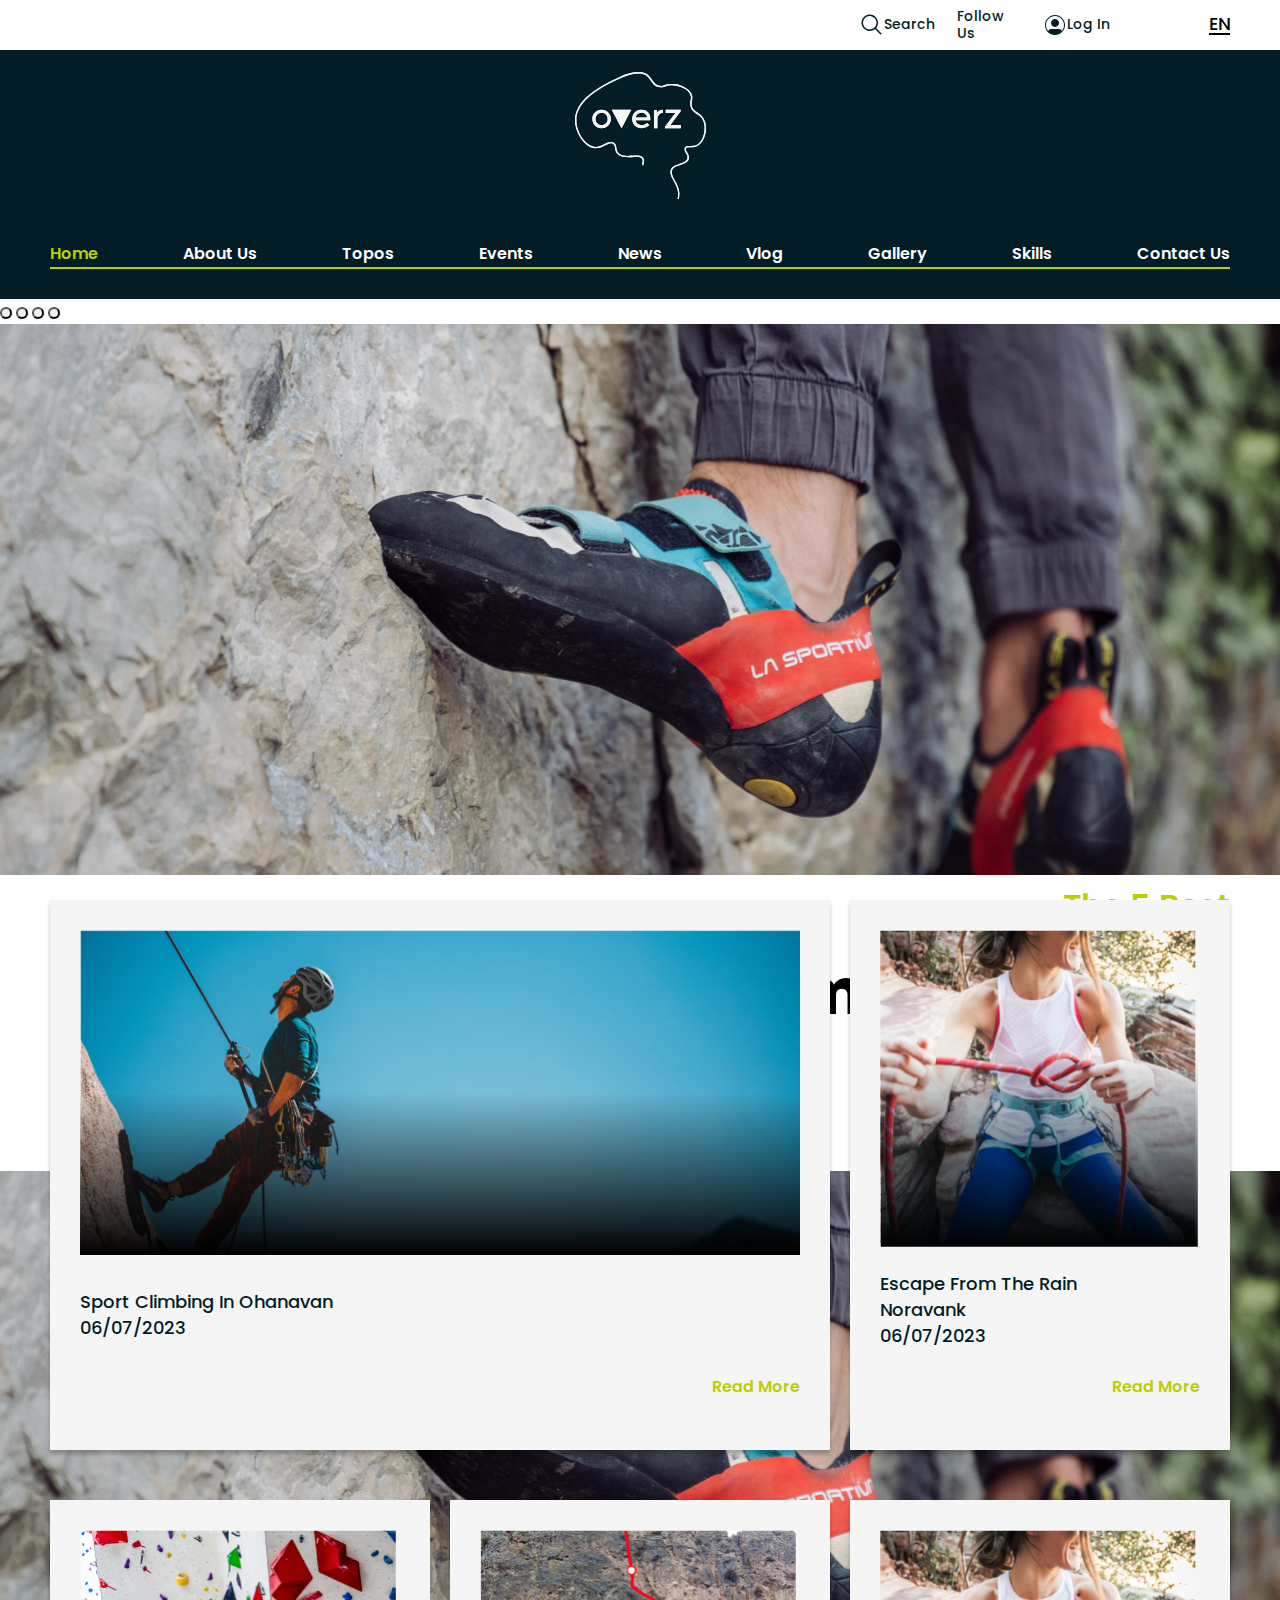
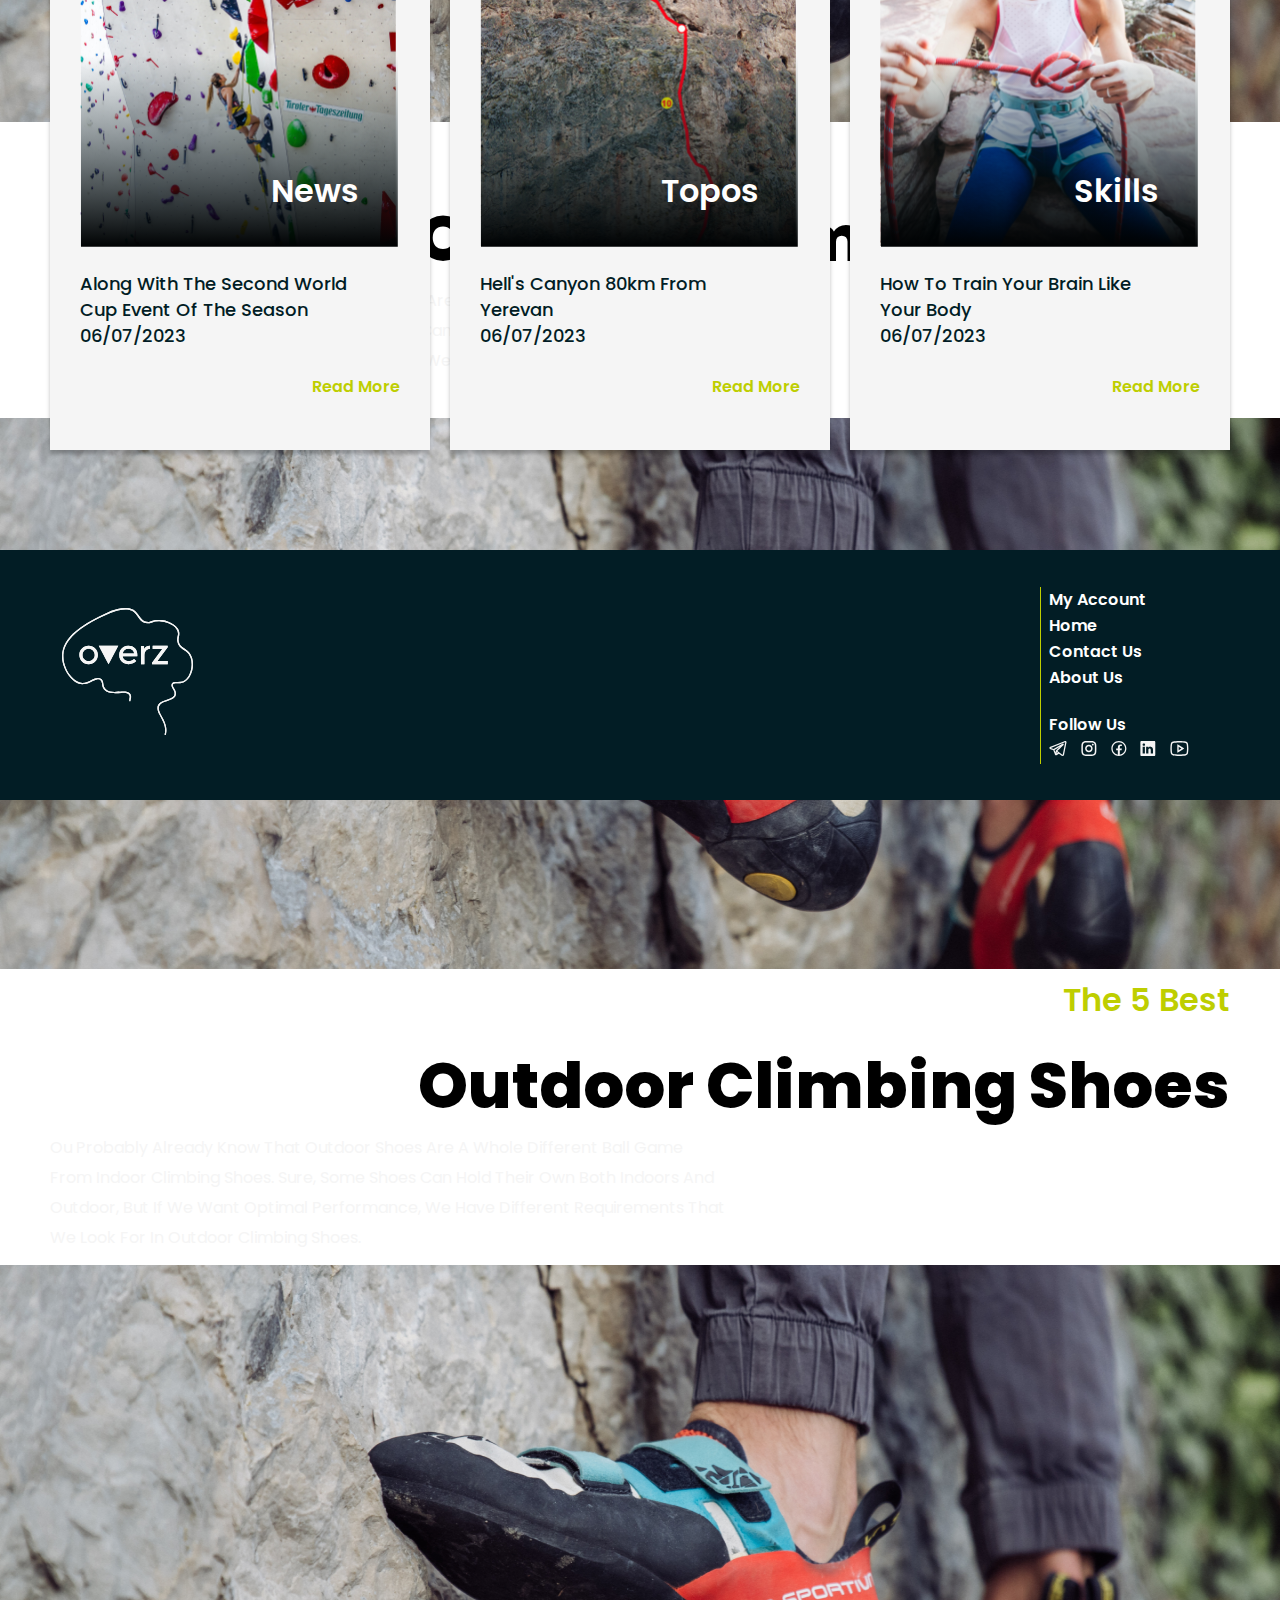
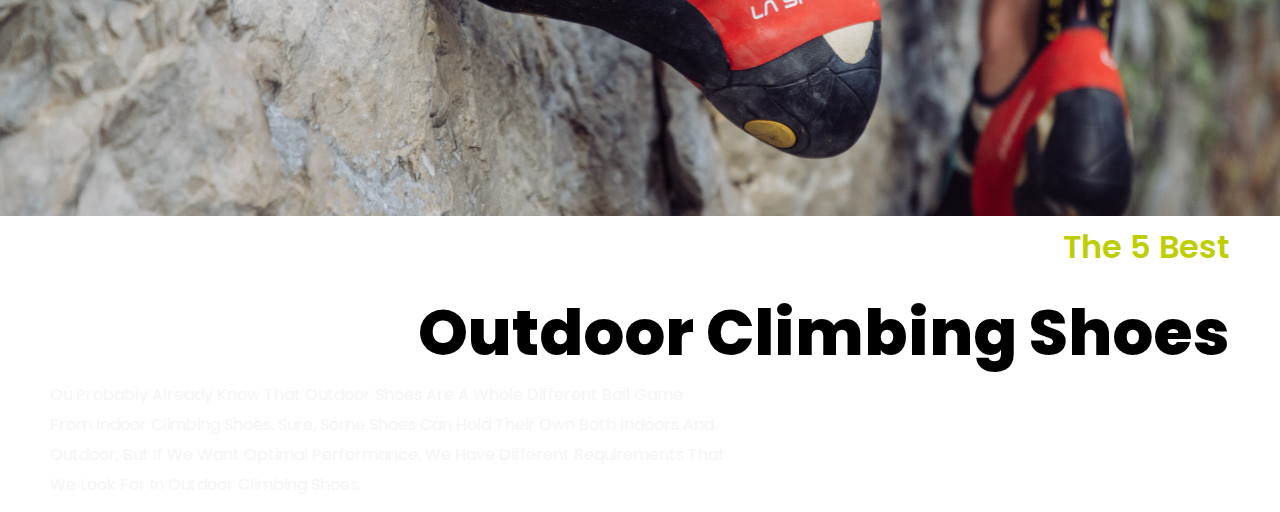
<file: index.html>
<!DOCTYPE html>
<html lang="en">
  <head>
    <meta charset="UTF-8" />
    <meta name="viewport" content="width=device-width, initial-scale=1.0" />
    <link
      href="https://cdn.jsdelivr.net/npm/bootstrap@5.0.2/dist/css/bootstrap.min.css"
      rel="stylesheet"
      integrity="sha384-EVSTQN3/azprG1Anm3QDgpJLIm9Nao0Yz1ztcQTwFspd3yD65VohhpuuCOmLASjC"
      crossorigin="anonymous"
    />
    <link rel="stylesheet" href="Style/font.css" />
    <link rel="stylesheet" href="Style/style.css" />
    <link rel="icon" href="Images/Overz.svg" />
    <title>Overz</title>
  </head>
  <body>
    <main>
      <header>
        <div class="head">
          <div class="nav">
            <div class="Search">
              <a href="./components/search/Search.html">
                <img src="Images/carbon_search.svg" /> Search</a
              >
            </div>
            <div class="FollowUs">
              <p>Follow Us</p>
              <nav>
                <a href="https://web.telegram.org/a/">
                  <svg
                    xmlns="http://www.w3.org/2000/svg"
                    width="23"
                    height="23"
                    viewBox="0 0 71 62"
                    fill="none"
                  >
                    <path
                      fill-rule="evenodd"
                      clip-rule="evenodd"
                      d="M15.2906 37.5523C15.4405 37.6022 15.5947 37.6384 15.7513 37.6603C16.7387 39.985 17.7206 42.3121 18.6969 44.6415C20.4525 48.8329 22.222 53.1499 22.6094 54.3913C23.0945 55.9186 23.604 56.9578 24.1625 57.6691C24.4521 58.0318 24.7837 58.3526 25.1746 58.5967C25.3782 58.724 25.5961 58.827 25.8238 58.9036C26.9406 59.322 27.9597 59.1477 28.5984 58.9349C28.9732 58.8071 29.3299 58.6313 29.6594 58.4119L29.6769 58.4049L39.54 52.2607L50.9352 60.9853C51.1028 61.1144 51.2843 61.2225 51.4797 61.3096C52.8478 61.9024 54.1741 62.1117 55.4235 61.9443C56.666 61.7699 57.6537 61.2504 58.3902 60.661C59.2358 59.9801 59.9099 59.1107 60.3586 58.1225L60.39 58.0457L60.4005 58.0178L60.4075 58.0039V57.9969L60.4109 57.9934C60.4716 57.8435 60.5184 57.6882 60.5505 57.5297L70.9511 5.13648C70.984 4.96877 71.0004 4.79826 71 4.62737C71 3.09306 70.4206 1.63198 69.063 0.749753C67.8973 -0.00694053 66.6024 -0.0418116 65.7822 0.0209556C64.9027 0.0906969 64.086 0.306895 63.5381 0.481248C63.2314 0.57838 62.9286 0.687729 62.6307 0.809033L62.5923 0.826468L4.25826 23.6877L4.25128 23.6912C4.05392 23.7637 3.85948 23.844 3.66843 23.9318C3.20586 24.1396 2.76212 24.3869 2.34218 24.671C1.54992 25.2115 -0.275413 26.697 0.0352081 29.1519C0.279517 31.1047 1.61973 32.3077 2.43991 32.8866C2.88664 33.2039 3.31244 33.4305 3.62655 33.5805C3.76616 33.6502 4.06631 33.7688 4.19544 33.8246L4.23034 33.835L15.2906 37.5523ZM64.634 5.63862H64.627C64.597 5.65195 64.5667 5.66474 64.5363 5.67698L6.13246 28.5696C6.10242 28.5817 6.07216 28.5933 6.04172 28.6044L6.00682 28.6149C5.90013 28.6568 5.79532 28.7033 5.69271 28.7544C5.78985 28.81 5.89006 28.86 5.99286 28.9043L16.9588 32.5936C17.1548 32.6596 17.3423 32.7486 17.5173 32.8587L53.7343 11.6747L53.7692 11.6573C53.9099 11.5719 54.0543 11.4928 54.202 11.4202C54.4533 11.2912 54.8547 11.1029 55.3084 10.9634C55.6225 10.8657 56.5544 10.5903 57.5595 10.9146C58.0927 11.0825 58.5678 11.3968 58.9307 11.8216C59.2936 12.2465 59.5296 12.7647 59.6117 13.3171C59.7417 13.801 59.7453 14.31 59.6222 14.7957C59.3779 15.7546 58.7078 16.5008 58.0935 17.0727C57.57 17.5609 50.7817 24.1026 44.0841 30.5607L34.9644 39.3481L33.3415 40.9173L53.8355 56.616C54.1121 56.732 54.4126 56.7799 54.7116 56.7555C54.8622 56.7351 55.0038 56.6722 55.1199 56.5742C55.2614 56.4549 55.3828 56.3136 55.4794 56.1558L55.4864 56.1523L65.5728 5.33525C65.2551 5.4116 64.9436 5.51185 64.641 5.63513L64.634 5.63862ZM35.104 48.8573L31.0136 45.7259L30.0224 52.0201L35.104 48.8573ZM27.2617 39.512L31.3277 35.589L40.4474 26.7947L43.8433 23.5238L21.0877 36.8339L21.2098 37.1199C22.645 40.5073 24.0643 43.9014 25.4678 47.3021L26.4555 41.0254C26.5449 40.4432 26.8291 39.912 27.2617 39.512Z"
                      fill="black"
                    />
                  </svg>
                </a>
                <a href="https://www.instagram.com/"
                  ><svg
                    xmlns="http://www.w3.org/2000/svg"
                    width="23"
                    height="23"
                    viewBox="0 0 79 79"
                    fill="none"
                  >
                    <path
                      d="M39.5026 29.6247C36.8836 29.6247 34.3718 30.6651 32.5199 32.517C30.668 34.3689 29.6276 36.8807 29.6276 39.4997C29.6276 42.1187 30.668 44.6304 32.5199 46.4824C34.3718 48.3343 36.8836 49.3747 39.5026 49.3747C42.1216 49.3747 44.6334 48.3343 46.4853 46.4824C48.3372 44.6304 49.3776 42.1187 49.3776 39.4997C49.3776 36.8807 48.3372 34.3689 46.4853 32.517C44.6334 30.6651 42.1216 29.6247 39.5026 29.6247ZM39.5026 23.0413C43.8676 23.0413 48.0539 24.7753 51.1404 27.8619C54.2269 30.9484 55.9609 35.1347 55.9609 39.4997C55.9609 43.8647 54.2269 48.0509 51.1404 51.1375C48.0539 54.224 43.8676 55.958 39.5026 55.958C35.1376 55.958 30.9513 54.224 27.8648 51.1375C24.7783 48.0509 23.0443 43.8647 23.0443 39.4997C23.0443 35.1347 24.7783 30.9484 27.8648 27.8619C30.9513 24.7753 35.1376 23.0413 39.5026 23.0413ZM60.8984 22.2184C60.8984 23.3097 60.4649 24.3562 59.6933 25.1279C58.9217 25.8995 57.8751 26.333 56.7839 26.333C55.6926 26.333 54.646 25.8995 53.8744 25.1279C53.1028 24.3562 52.6693 23.3097 52.6693 22.2184C52.6693 21.1272 53.1028 20.0806 53.8744 19.309C54.646 18.5373 55.6926 18.1038 56.7839 18.1038C57.8751 18.1038 58.9217 18.5373 59.6933 19.309C60.4649 20.0806 60.8984 21.1272 60.8984 22.2184ZM39.5026 13.1663C31.359 13.1663 30.0292 13.1894 26.2405 13.3573C23.6598 13.479 21.9284 13.8247 20.3221 14.4501C18.9778 14.9436 17.7625 15.7347 16.7671 16.7641C15.7368 17.7595 14.9446 18.9748 14.4497 20.3191C13.8243 21.932 13.4787 23.6602 13.3602 26.2375C13.189 29.8715 13.166 31.1421 13.166 39.4997C13.166 47.6465 13.189 48.9731 13.3569 52.7618C13.4787 55.3392 13.8243 57.0739 14.4464 58.6769C15.006 60.1088 15.6644 61.1391 16.7572 62.2319C17.8665 63.3379 18.8968 63.9995 20.3122 64.546C21.9383 65.1747 23.6697 65.5236 26.2372 65.6421C29.8712 65.8133 31.1418 65.833 39.4993 65.833C47.6462 65.833 48.9727 65.81 52.7614 65.6421C55.3355 65.5203 57.0669 65.1747 58.6766 64.5525C60.0196 64.0566 61.2344 63.2658 62.2316 62.2385C63.3409 61.1325 64.0025 60.1022 64.5489 58.6835C65.1743 57.064 65.5232 55.3326 65.6417 52.7585C65.8129 49.1278 65.8326 47.8539 65.8326 39.4997C65.8326 31.3561 65.8096 30.0263 65.6417 26.2375C65.5199 23.6635 65.171 21.9255 64.5489 20.3191C64.0527 18.9762 63.262 17.7614 62.2349 16.7641C61.2399 15.7333 60.0245 14.9411 58.6799 14.4468C57.0669 13.8214 55.3355 13.4758 52.7614 13.3573C49.1307 13.1861 47.8634 13.1663 39.5026 13.1663ZM39.5026 6.58301C48.4461 6.58301 49.5619 6.61592 53.0741 6.78051C56.5765 6.94509 58.9662 7.4948 61.063 8.31113C63.2355 9.14722 65.0657 10.2795 66.8959 12.1064C68.5696 13.7519 69.8648 15.7424 70.6911 17.9393C71.5042 20.036 72.0572 22.4258 72.2218 25.9314C72.3765 29.4403 72.4193 30.5562 72.4193 39.4997C72.4193 48.4431 72.3864 49.559 72.2218 53.0679C72.0572 56.5735 71.5042 58.96 70.6911 61.0601C69.8671 63.2581 68.5716 65.2491 66.8959 66.8929C65.2499 68.5661 63.2596 69.8612 61.063 70.6882C58.9662 71.5013 56.5765 72.0543 53.0741 72.2188C49.5619 72.3736 48.4461 72.4163 39.5026 72.4163C30.5591 72.4163 29.4433 72.3834 25.9311 72.2188C22.4287 72.0543 20.0423 71.5013 17.9422 70.6882C15.7444 69.8636 13.7536 68.5682 12.1094 66.8929C10.4353 65.2476 9.14014 63.2571 8.31406 61.0601C7.49773 58.9633 6.94802 56.5735 6.78344 53.0679C6.62544 49.559 6.58594 48.4431 6.58594 39.4997C6.58594 30.5562 6.61885 29.4403 6.78344 25.9314C6.94802 22.4225 7.49773 20.0393 8.31406 17.9393C9.13776 15.741 10.4332 13.75 12.1094 12.1064C13.7541 10.4317 15.7448 9.13645 17.9422 8.31113C20.039 7.4948 22.4254 6.94509 25.9311 6.78051C29.4433 6.6258 30.5591 6.58301 39.5026 6.58301Z"
                      fill="black"
                    />
                  </svg>
                </a>
                <a href="https://www.facebook.com/"
                  ><svg
                    xmlns="http://www.w3.org/2000/svg"
                    width="23"
                    height="23"
                    viewBox="0 0 78 79"
                    fill="none"
                  >
                    <path
                      d="M39 9.875C22.8735 9.875 9.75 23.1667 9.75 39.5C9.75 55.8333 22.8735 69.125 39 69.125C55.1265 69.125 68.25 55.8333 68.25 39.5C68.25 23.1667 55.1265 9.875 39 9.875ZM39 14.8125C52.4916 14.8125 63.375 25.8355 63.375 39.5C63.3809 45.4101 61.2885 51.1253 57.4795 55.6027C53.6706 60.08 48.399 63.021 42.627 63.8888V46.6989H49.569L50.6586 39.5568H42.627V35.6562C42.627 32.6937 43.5898 30.0595 46.3271 30.0595H50.7268V23.8284C49.9541 23.7222 48.3186 23.4926 45.2278 23.4926C38.7733 23.4926 34.9903 26.9439 34.9903 34.8094V39.5568H28.3554V46.6989H34.9903V63.8271C29.2981 62.8782 24.1245 59.9104 20.3938 55.4539C16.6631 50.9975 14.6184 45.3427 14.625 39.5C14.625 25.8355 25.5084 14.8125 39 14.8125Z"
                      fill="black"
                    />
                  </svg>
                </a>
                <a href="https://www.linkedin.com/"
                  ><svg
                    xmlns="http://www.w3.org/2000/svg"
                    width="23"
                    height="23"
                    viewBox="0 0 62 63"
                    fill="none"
                  >
                    <path
                      d="M57.4155 0.000440461H4.58451C3.99064 -0.00788998 3.40096 0.102019 2.84915 0.32389C2.29734 0.545761 1.79421 0.875248 1.36848 1.29353C0.942761 1.71182 0.602789 2.21072 0.367983 2.76172C0.133176 3.31273 0.00813483 3.90506 0 4.50488V58.4951C0.00813483 59.0949 0.133176 59.6873 0.367983 60.2383C0.602789 60.7893 0.942761 61.2882 1.36848 61.7065C1.79421 62.1247 2.29734 62.4542 2.84915 62.6761C3.40096 62.898 3.99064 63.0079 4.58451 62.9996H57.4155C58.0094 63.0079 58.599 62.898 59.1509 62.6761C59.7027 62.4542 60.2058 62.1247 60.6315 61.7065C61.0572 61.2882 61.3972 60.7893 61.632 60.2383C61.8668 59.6873 61.9919 59.0949 62 58.4951V4.50488C61.9919 3.90506 61.8668 3.31273 61.632 2.76172C61.3972 2.21072 61.0572 1.71182 60.6315 1.29353C60.2058 0.875248 59.7027 0.545761 59.1509 0.32389C58.599 0.102019 58.0094 -0.00788998 57.4155 0.000440461ZM18.8058 52.7307H9.4497V24.3811H18.8058V52.7307ZM14.1278 20.4122C12.8374 20.4122 11.6 19.8944 10.6876 18.9729C9.77516 18.0514 9.26258 16.8015 9.26258 15.4982C9.26258 14.195 9.77516 12.9451 10.6876 12.0235C11.6 11.102 12.8374 10.5843 14.1278 10.5843C14.8129 10.5058 15.5068 10.5744 16.1639 10.7855C16.821 10.9967 17.4265 11.3456 17.9409 11.8095C18.4552 12.2734 18.8667 12.8418 19.1485 13.4775C19.4303 14.1131 19.5759 14.8018 19.5759 15.4982C19.5759 16.1947 19.4303 16.8833 19.1485 17.519C18.8667 18.1546 18.4552 18.723 17.9409 19.1869C17.4265 19.6508 16.821 19.9998 16.1639 20.2109C15.5068 20.4221 14.8129 20.4906 14.1278 20.4122ZM52.5503 52.7307H43.1942V37.5164C43.1942 33.705 41.8531 31.2165 38.4537 31.2165C37.4017 31.2243 36.3772 31.5576 35.5185 32.1715C34.6598 32.7854 34.0079 33.6504 33.6509 34.65C33.4069 35.3903 33.3011 36.17 33.339 36.9494V52.6992H23.9829V24.3496H33.339V28.35C34.189 26.8604 35.4252 25.6333 36.9145 24.8007C38.4037 23.9681 40.0897 23.5616 41.7907 23.6251C48.0282 23.6251 52.5503 27.6886 52.5503 36.4139V52.7307Z"
                      fill="#021D25"
                    />
                  </svg>
                </a>
                <a href="https://www.youtube.com/"
                  ><svg
                    xmlns="http://www.w3.org/2000/svg"
                    width="23"
                    height="23"
                    viewBox="0 0 78 78"
                    fill="none"
                  >
                    <path
                      d="M39 14.625C29.8204 14.625 21.7084 15.5756 16.7578 16.302C12.6628 16.9016 9.36 19.9851 8.60681 24.0703C7.97062 27.5462 7.3125 32.6308 7.3125 39C7.3125 45.3692 7.97062 50.4562 8.60681 53.9297C9.36 58.0149 12.6628 61.1081 16.7578 61.7004C21.7303 62.4219 29.8691 63.375 39 63.375C48.1309 63.375 56.2721 62.4244 61.2422 61.698C65.3372 61.1081 68.64 58.0149 69.3932 53.9297C70.0294 50.4441 70.6875 45.3497 70.6875 39C70.6875 32.6503 70.0391 27.5559 69.3932 24.0703C68.64 19.9851 65.3372 16.9016 61.2422 16.2996C56.2916 15.5781 48.1772 14.625 39 14.625ZM39 19.5C47.8554 19.5 55.7676 20.4043 60.5573 21.099C61.5526 21.2413 62.478 21.693 63.2025 22.3903C63.9269 23.0876 64.4136 23.9951 64.5938 24.9844C65.1836 28.2019 65.8125 32.9721 65.8125 39C65.8125 45.0182 65.1836 49.7981 64.5938 53.0156C64.4168 54.0062 63.931 54.9155 63.206 55.6133C62.481 56.3112 61.5539 56.7619 60.5573 56.901C55.7456 57.5957 47.7969 58.5 39 58.5C30.2006 58.5 22.2422 57.5957 17.4427 56.901C16.4468 56.7601 15.5206 56.3088 14.796 55.6113C14.0713 54.9137 13.585 54.0055 13.4062 53.0156C12.8164 49.7981 12.1875 45.0377 12.1875 39C12.1875 32.955 12.8164 28.2019 13.4062 24.9844C13.585 23.9945 14.0713 23.0863 14.796 22.3887C15.5206 21.6912 16.4468 21.2399 17.4427 21.099C22.2227 20.4043 30.1446 19.5 39 19.5ZM31.6875 25.0599V52.9425L35.3438 50.8853L52.4062 41.1352L56.0625 39L52.4062 36.8672L35.3438 27.1172L31.6875 25.0599ZM36.5625 33.4401L46.2369 39L36.5625 44.5599V33.4401Z"
                      fill="black"
                    />
                  </svg>
                </a>
              </nav>
            </div>
            <div class="LogIn">
              <a href="components/logIn/Login.html">
                <img src="Images/healthicons_ui-user-profile.svg" /> Log In</a
              >
            </div>
            <button>EN</button>
          </div>
        </div>
        <div class="body">
          <a href="index.html"
            ><img src="Images/overz-logo.svg" alt="Overz"
          /></a>
          <nav>
            <a href="index.html" id="active">Home</a>
            <a href="components/aboutUs/AboutUs.html">About Us</a>
            <a href="components/topos/Topos.html">Topos</a>
            <a href="components/events/Events.html">Events</a>
            <a href="components/news/News.html">News</a>
            <a href="components/vlog/Vlog.html">Vlog</a>
            <a href="components/gallery/Gallery.html">Gallery</a>
            <a href="components/skills/Skills.html">Skills</a>
            <a href="components/contactUs/ContactUs.html">Contact Us</a>
          </nav>
          <div class="burgerMenu">
            <svg
              xmlns="http://www.w3.org/2000/svg"
              width="20"
              height="20"
              viewBox="0 0 20 20"
              fill="none"
            >
              <path
                d="M2.44141 4.90088H17.0979M2.44141 9.80164H17.0979M2.44141 14.7024H17.0979"
                stroke="#F5F5F5"
                stroke-width="2.5"
                stroke-linecap="round"
                stroke-linejoin="round"
              />
            </svg>
            <div class="hiddenMenu">
              <nav>
                <a id="Search" href="components/search/Search.html"
                  ><svg
                    xmlns="http://www.w3.org/2000/svg"
                    width="9"
                    height="10"
                    viewBox="0 0 9 10"
                    fill="none"
                  >
                    <path
                      d="M9 9.02929L6.486 6.51529C7.09013 5.79002 7.39139 4.85976 7.3271 3.91803C7.26282 2.9763 6.83795 2.0956 6.14087 1.45915C5.44379 0.822706 4.52817 0.479505 3.58449 0.500947C2.64081 0.52239 1.74173 0.906824 1.07428 1.57428C0.406824 2.24173 0.0223896 3.14081 0.000947471 4.08449C-0.0204947 5.02817 0.322706 5.94379 0.959155 6.64087C1.5956 7.33795 2.4763 7.76282 3.41803 7.8271C4.35976 7.89139 5.29002 7.59013 6.01529 6.986L8.52929 9.5L9 9.02929ZM0.677689 4.17372C0.677689 3.58116 0.853403 3.00191 1.18261 2.50922C1.51182 2.01652 1.97974 1.63251 2.52719 1.40575C3.07464 1.17899 3.67704 1.11965 4.25822 1.23526C4.83939 1.35086 5.37323 1.6362 5.79224 2.05521C6.21124 2.47421 6.49658 3.00805 6.61219 3.58922C6.72779 4.1704 6.66846 4.7728 6.44169 5.32025C6.21493 5.86771 5.83092 6.33562 5.33823 6.66483C4.84553 6.99404 4.26628 7.16975 3.67372 7.16975C2.87939 7.16887 2.11785 6.85294 1.55618 6.29126C0.994506 5.72959 0.67857 4.96805 0.677689 4.17372Z"
                      fill="#021D25"
                    />
                  </svg>
                  Search
                </a>
                <p>Follow Us</p>
                <svg
                  xmlns="http://www.w3.org/2000/svg"
                  width="82"
                  height="3"
                  viewBox="0 0 82 3"
                  fill="none"
                >
                  <path d="M0 1.5H82" stroke="#BECE00" stroke-width="2" />
                </svg>
                <a href="index.html" id="active">Home</a>
                <a href="components/aboutUs/AboutUs.html">About Us</a>
                <a href="components/topos/Topos.html">Topos</a>
                <a href="components/events/Events.html">Events</a>
                <a href="components/news/News.html">News</a>
                <a href="components/vlog/Vlog.html">Vlog</a>
                <a href="components/gallery/Gallery.html">Gallery</a>
                <a href="components/skills/Skills.html">Skills</a>
                <a href="components/contactUs/ContactUs.html">Contact Us</a>
              </nav>
            </div>
          </div>
        </div>
      </header>
      <section id="HomeCarousel">
        <div
          id="carouselExampleCaptions"
          class="carousel slide"
          data-bs-ride="carousel"
        >
          <div class="carousel-indicators">
            <button
              type="button"
              data-bs-target="#carouselExampleCaptions"
              data-bs-slide-to="0"
              class="active"
              aria-current="true"
              aria-label="Slide 1"
            ></button>
            <button
              type="button"
              data-bs-target="#carouselExampleCaptions"
              data-bs-slide-to="1"
              aria-label="Slide 2"
            ></button>
            <button
              type="button"
              data-bs-target="#carouselExampleCaptions"
              data-bs-slide-to="2"
              aria-label="Slide 3"
            ></button>
            <button
              type="button"
              data-bs-target="#carouselExampleCaptions"
              data-bs-slide-to="3"
              aria-label="Slide 4"
            ></button>
          </div>
          <div class="carousel-inner">
            <div class="carousel-item active">
              <img
                src="Images/Home/carusel/carusel-img-1.png"
                class="d-block w-100"
              />
              <div class="carousel-caption d-none d-md-block">
                <div class="carousel1">
                  <div class="carouselTextH">
                    <h2>The 5 Best</h2>
                    <h1>Outdoor climbing shoes</h1>
                  </div>
                  <div class="carouselTextP">
                    <p>
                      ou probably already know that outdoor shoes are a whole
                      different ball game from indoor climbing shoes. Sure, some
                      shoes can hold their own both indoors and outdoor, but if
                      we want optimal performance, we have different
                      requirements that we look for in outdoor climbing shoes.
                    </p>
                  </div>
                </div>
              </div>
            </div>
            <div class="carousel-item">
              <img
                src="Images/Home/carusel/carusel-img-1.png"
                class="d-block w-100"
              />
              <div class="carousel-caption d-none d-md-block">
                <div class="carousel1">
                  <div class="carouselTextH">
                    <h2>The 5 Best</h2>
                    <h1>Outdoor climbing shoes</h1>
                  </div>
                  <div class="carouselTextP">
                    <p>
                      ou probably already know that outdoor shoes are a whole
                      different ball game from indoor climbing shoes. Sure, some
                      shoes can hold their own both indoors and outdoor, but if
                      we want optimal performance, we have different
                      requirements that we look for in outdoor climbing shoes.
                    </p>
                  </div>
                </div>
              </div>
            </div>
            <div class="carousel-item">
              <img
                src="Images/Home/carusel/carusel-img-1.png"
                class="d-block w-100"
              />
              <div class="carousel-caption d-none d-md-block">
                <div class="carousel1">
                  <div class="carouselTextH">
                    <h2>The 5 Best</h2>
                    <h1>Outdoor climbing shoes</h1>
                  </div>
                  <div class="carouselTextP">
                    <p>
                      ou probably already know that outdoor shoes are a whole
                      different ball game from indoor climbing shoes. Sure, some
                      shoes can hold their own both indoors and outdoor, but if
                      we want optimal performance, we have different
                      requirements that we look for in outdoor climbing shoes.
                    </p>
                  </div>
                </div>
              </div>
            </div>
            <div class="carousel-item">
              <img
                src="Images/Home/carusel/carusel-img-1.png"
                class="d-block w-100"
              />
              <div class="carousel-caption d-none d-md-block">
                <div class="carousel1">
                  <div class="carouselTextH">
                    <h2>The 5 Best</h2>
                    <h1>Outdoor climbing shoes</h1>
                  </div>
                  <div class="carouselTextP">
                    <p>
                      ou probably already know that outdoor shoes are a whole
                      different ball game from indoor climbing shoes. Sure, some
                      shoes can hold their own both indoors and outdoor, but if
                      we want optimal performance, we have different
                      requirements that we look for in outdoor climbing shoes.
                    </p>
                  </div>
                </div>
              </div>
            </div>
          </div>
        </div>
      </section>
      <section id="HomeContent">
        <div class="VideoCart">
          <div></div>
          <p>Sport Climbing in Ohanavan 06/07/2023</p>
          <a href="">Read More</a>
        </div>
        <div class="Cart">
          <div>
            <img src="Images/Home/Rectangle 223.png" />
            <svg
              xmlns="http://www.w3.org/2000/svg"
              width="318"
              height="192"
              viewBox="0 0 318 192"
              fill="none"
            >
              <path
                d="M0.96875 0.78125H317.781V191.781H0.96875V0.78125Z"
                fill="url(#paint0_linear_720_1658)"
              />
              <defs>
                <linearGradient
                  id="paint0_linear_720_1658"
                  x1="159.375"
                  y1="191.781"
                  x2="159.375"
                  y2="0.78125"
                  gradientUnits="userSpaceOnUse"
                >
                  <stop stop-color="#000203" />
                  <stop offset="1" stop-color="#021D25" stop-opacity="0" />
                </linearGradient>
              </defs>
            </svg>
          </div>
          <p>
            Escape from the rain Noravank <br />
            06/07/2023
          </p>
          <a href="">Read More</a>
        </div>
        <div class="Cart">
          <div>
            <img src="Images/Home/Rectangle 216.png" />
            <svg
              xmlns="http://www.w3.org/2000/svg"
              width="318"
              height="192"
              viewBox="0 0 318 192"
              fill="none"
            >
              <path
                d="M0.96875 0.78125H317.781V191.781H0.96875V0.78125Z"
                fill="url(#paint0_linear_720_1658)"
              />
              <defs>
                <linearGradient
                  id="paint0_linear_720_1658"
                  x1="159.375"
                  y1="191.781"
                  x2="159.375"
                  y2="0.78125"
                  gradientUnits="userSpaceOnUse"
                >
                  <stop stop-color="#000203" />
                  <stop offset="1" stop-color="#021D25" stop-opacity="0" />
                </linearGradient>
              </defs>
            </svg>
            <h2>News</h2>
          </div>
          <p>
            Along with the second World Cup event of the season <br />
            06/07/2023
          </p>
          <a href="components/news/News.html">Read More</a>
        </div>
        <div class="Cart">
          <div>
            <img src="Images/Home/Rectangle 221.png" />
            <svg
              xmlns="http://www.w3.org/2000/svg"
              width="318"
              height="192"
              viewBox="0 0 318 192"
              fill="none"
            >
              <path
                d="M0.96875 0.78125H317.781V191.781H0.96875V0.78125Z"
                fill="url(#paint0_linear_720_1658)"
              />
              <defs>
                <linearGradient
                  id="paint0_linear_720_1658"
                  x1="159.375"
                  y1="191.781"
                  x2="159.375"
                  y2="0.78125"
                  gradientUnits="userSpaceOnUse"
                >
                  <stop stop-color="#000203" />
                  <stop offset="1" stop-color="#021D25" stop-opacity="0" />
                </linearGradient>
              </defs>
            </svg>
            <h2>Topos</h2>
          </div>
          <p>
            Hell's Canyon 80km from Yerevan <br />
            06/07/2023
          </p>
          <a href="components/topos/Topos.html">Read More</a>
        </div>
        <div class="Cart">
          <div>
            <img src="Images/Home/Rectangle 223.png" />
            <svg
              xmlns="http://www.w3.org/2000/svg"
              width="318"
              height="192"
              viewBox="0 0 318 192"
              fill="none"
            >
              <path
                d="M0.96875 0.78125H317.781V191.781H0.96875V0.78125Z"
                fill="url(#paint0_linear_720_1658)"
              />
              <defs>
                <linearGradient
                  id="paint0_linear_720_1658"
                  x1="159.375"
                  y1="191.781"
                  x2="159.375"
                  y2="0.78125"
                  gradientUnits="userSpaceOnUse"
                >
                  <stop stop-color="#000203" />
                  <stop offset="1" stop-color="#021D25" stop-opacity="0" />
                </linearGradient>
              </defs>
            </svg>
            <h2>Skills</h2>
          </div>
          <p>
            How to train your brain like your body <br />
            06/07/2023
          </p>
          <a href="components/skills/Skills.html">Read More</a>
        </div>
      </section>
      <footer>
        <div class="FooterContent">
          <a href="index.html">
            <img src="Images/overz-logo.svg" alt="Overz" />
          </a>
          <div class="footerNav">
            <nav>
              <a href="">My Account</a>
              <a href="index.html">Home</a>
              <a href="components/contactUs/ContactUs.html">Contact Us</a>
              <a href="components/aboutUs/AboutUs.html">About Us</a>
            </nav>
            <div class="FollowUs">
              <h2>Follow Us</h2>
              <nav>
                <a href="https://web.telegram.org/a/"
                  ><img src="./Images/webSites/telegram.svg"
                /></a>
                <a href="https://www.instagram.com/"
                  ><img src="./Images/webSites/instagram.svg"
                /></a>
                <a href="https://www.facebook.com/"
                  ><img src="./Images/webSites/facebook.svg"
                /></a>
                <a href="https://www.linkedin.com/"
                  ><img src="./Images/webSites/linkedin.svg"
                /></a>
                <a href="https://www.youtube.com/"
                  ><img src="./Images/webSites/youtube.svg"
                /></a>
              </nav>
            </div>
          </div>
        </div>
      </footer>
    </main>
    <script
      src="https://cdn.jsdelivr.net/npm/bootstrap@5.0.2/dist/js/bootstrap.bundle.min.js"
      integrity="sha384-MrcW6ZMFYlzcLA8Nl+NtUVF0sA7MsXsP1UyJoMp4YLEuNSfAP+JcXn/tWtIaxVXM"
      crossorigin="anonymous"
    ></script>
    <script src="Script/script.js"></script>
  </body>
</html>
</file>
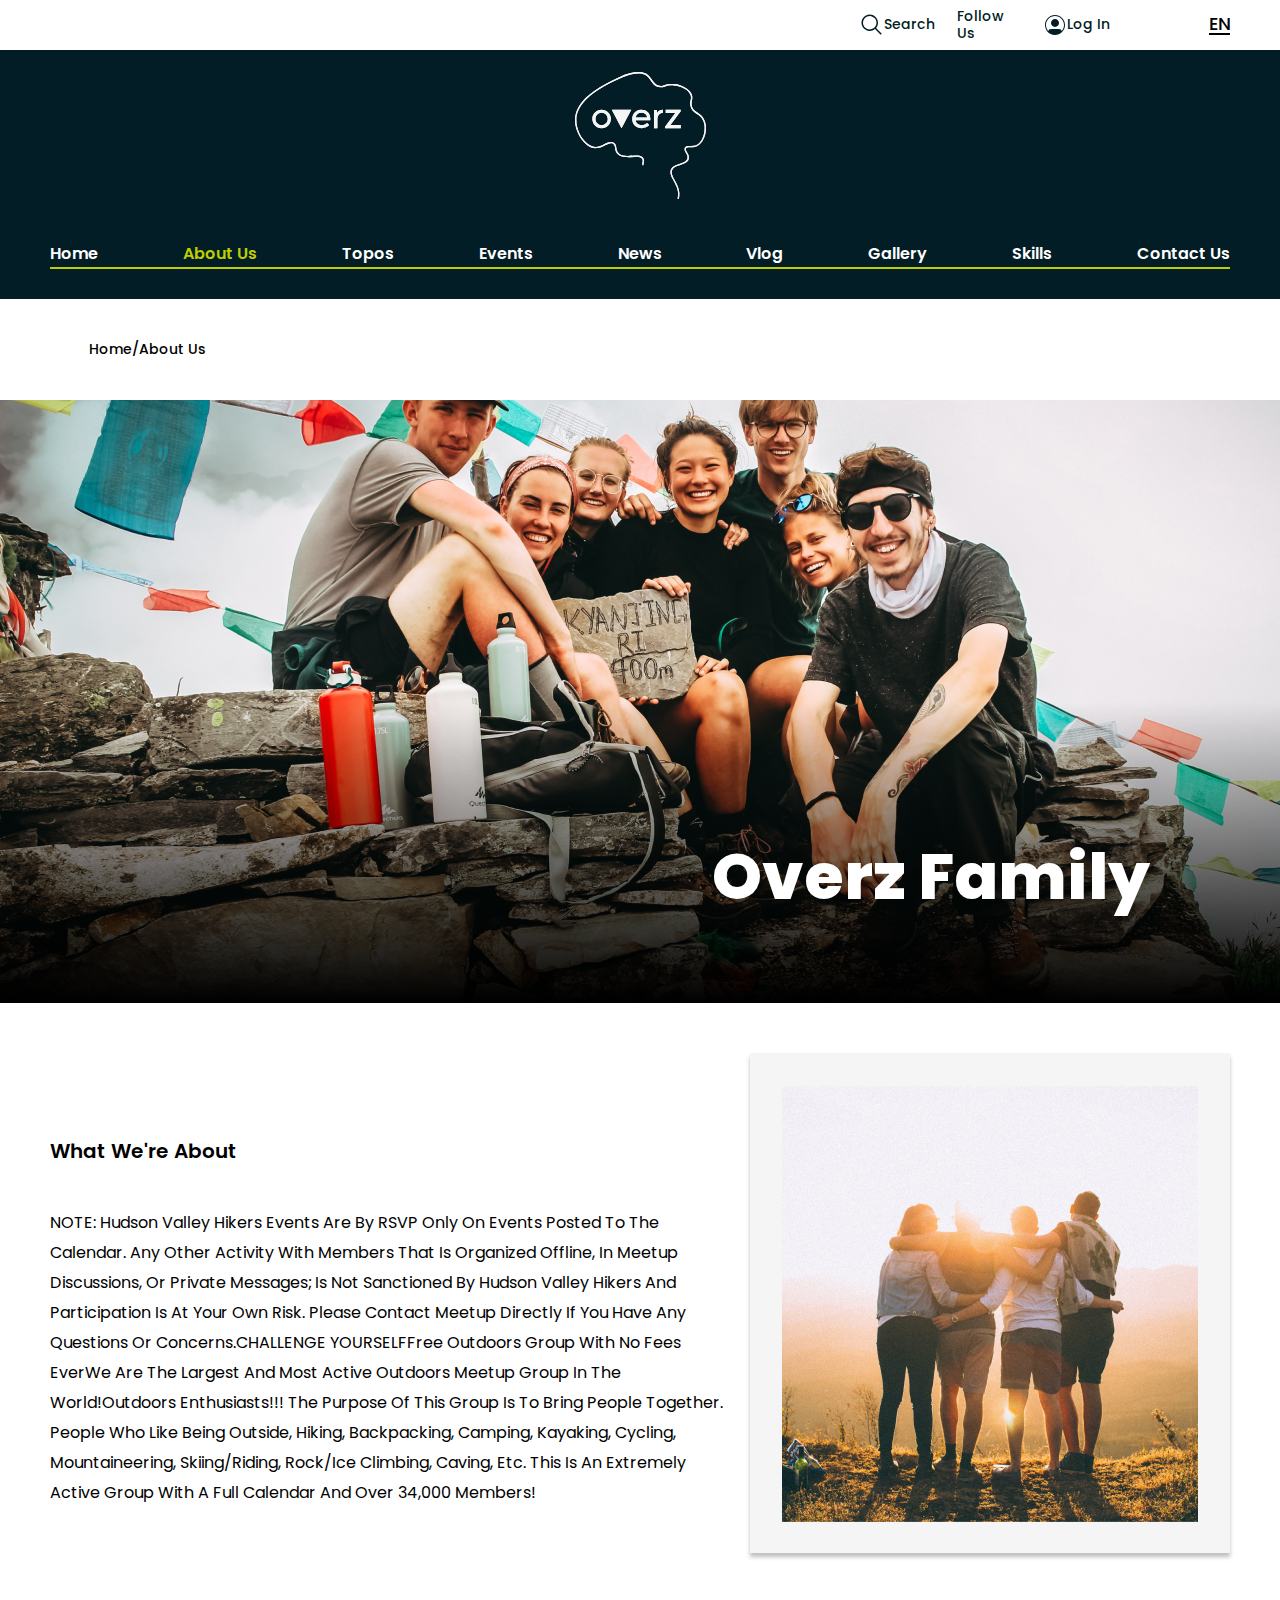
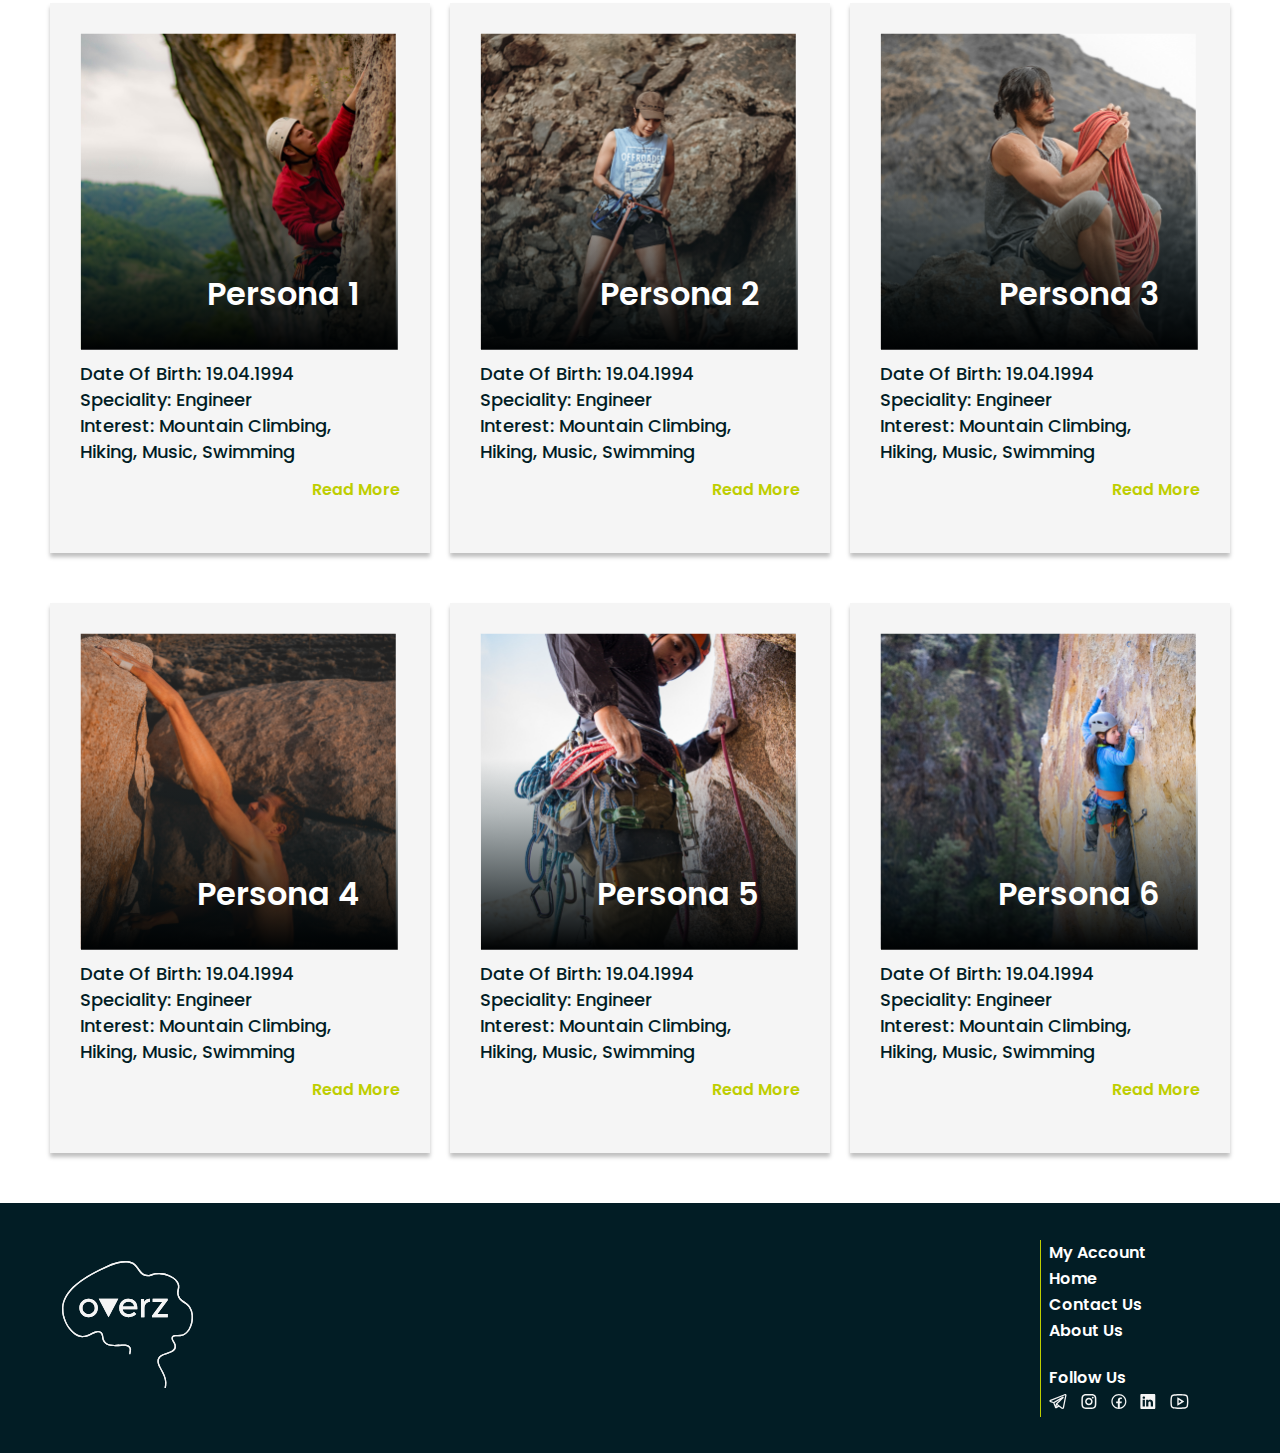
<file: components/aboutUs/AboutUs.html>
<!DOCTYPE html>
<html lang="en">
  <head>
    <meta charset="UTF-8" />
    <meta name="viewport" content="width=device-width, initial-scale=1.0" />
    <link rel="stylesheet" href="../../Style/font.css" />
    <link rel="stylesheet" href="AboutUs.css" />
    <link rel="icon" href="../../Images/Overz.svg" />
    <title>Overz About Us</title>
  </head>
  <body>
    <main>
      <header>
        <div class="head">
          <div class="nav">
            <div class="Search">
              <a href="../search/Search.html">
                <img src="../../Images/carbon_search.svg" />Search</a
              >
            </div>
            <div class="FollowUs">
              <p>Follow Us</p>
              <nav>
                <a href="https://web.telegram.org/a/">
                  <svg
                    xmlns="http://www.w3.org/2000/svg"
                    width="23"
                    height="23"
                    viewBox="0 0 71 62"
                    fill="none"
                  >
                    <path
                      fill-rule="evenodd"
                      clip-rule="evenodd"
                      d="M15.2906 37.5523C15.4405 37.6022 15.5947 37.6384 15.7513 37.6603C16.7387 39.985 17.7206 42.3121 18.6969 44.6415C20.4525 48.8329 22.222 53.1499 22.6094 54.3913C23.0945 55.9186 23.604 56.9578 24.1625 57.6691C24.4521 58.0318 24.7837 58.3526 25.1746 58.5967C25.3782 58.724 25.5961 58.827 25.8238 58.9036C26.9406 59.322 27.9597 59.1477 28.5984 58.9349C28.9732 58.8071 29.3299 58.6313 29.6594 58.4119L29.6769 58.4049L39.54 52.2607L50.9352 60.9853C51.1028 61.1144 51.2843 61.2225 51.4797 61.3096C52.8478 61.9024 54.1741 62.1117 55.4235 61.9443C56.666 61.7699 57.6537 61.2504 58.3902 60.661C59.2358 59.9801 59.9099 59.1107 60.3586 58.1225L60.39 58.0457L60.4005 58.0178L60.4075 58.0039V57.9969L60.4109 57.9934C60.4716 57.8435 60.5184 57.6882 60.5505 57.5297L70.9511 5.13648C70.984 4.96877 71.0004 4.79826 71 4.62737C71 3.09306 70.4206 1.63198 69.063 0.749753C67.8973 -0.00694053 66.6024 -0.0418116 65.7822 0.0209556C64.9027 0.0906969 64.086 0.306895 63.5381 0.481248C63.2314 0.57838 62.9286 0.687729 62.6307 0.809033L62.5923 0.826468L4.25826 23.6877L4.25128 23.6912C4.05392 23.7637 3.85948 23.844 3.66843 23.9318C3.20586 24.1396 2.76212 24.3869 2.34218 24.671C1.54992 25.2115 -0.275413 26.697 0.0352081 29.1519C0.279517 31.1047 1.61973 32.3077 2.43991 32.8866C2.88664 33.2039 3.31244 33.4305 3.62655 33.5805C3.76616 33.6502 4.06631 33.7688 4.19544 33.8246L4.23034 33.835L15.2906 37.5523ZM64.634 5.63862H64.627C64.597 5.65195 64.5667 5.66474 64.5363 5.67698L6.13246 28.5696C6.10242 28.5817 6.07216 28.5933 6.04172 28.6044L6.00682 28.6149C5.90013 28.6568 5.79532 28.7033 5.69271 28.7544C5.78985 28.81 5.89006 28.86 5.99286 28.9043L16.9588 32.5936C17.1548 32.6596 17.3423 32.7486 17.5173 32.8587L53.7343 11.6747L53.7692 11.6573C53.9099 11.5719 54.0543 11.4928 54.202 11.4202C54.4533 11.2912 54.8547 11.1029 55.3084 10.9634C55.6225 10.8657 56.5544 10.5903 57.5595 10.9146C58.0927 11.0825 58.5678 11.3968 58.9307 11.8216C59.2936 12.2465 59.5296 12.7647 59.6117 13.3171C59.7417 13.801 59.7453 14.31 59.6222 14.7957C59.3779 15.7546 58.7078 16.5008 58.0935 17.0727C57.57 17.5609 50.7817 24.1026 44.0841 30.5607L34.9644 39.3481L33.3415 40.9173L53.8355 56.616C54.1121 56.732 54.4126 56.7799 54.7116 56.7555C54.8622 56.7351 55.0038 56.6722 55.1199 56.5742C55.2614 56.4549 55.3828 56.3136 55.4794 56.1558L55.4864 56.1523L65.5728 5.33525C65.2551 5.4116 64.9436 5.51185 64.641 5.63513L64.634 5.63862ZM35.104 48.8573L31.0136 45.7259L30.0224 52.0201L35.104 48.8573ZM27.2617 39.512L31.3277 35.589L40.4474 26.7947L43.8433 23.5238L21.0877 36.8339L21.2098 37.1199C22.645 40.5073 24.0643 43.9014 25.4678 47.3021L26.4555 41.0254C26.5449 40.4432 26.8291 39.912 27.2617 39.512Z"
                      fill="black"
                    />
                  </svg>
                </a>
                <a href="https://www.instagram.com/"
                  ><svg
                    xmlns="http://www.w3.org/2000/svg"
                    width="23"
                    height="23"
                    viewBox="0 0 79 79"
                    fill="none"
                  >
                    <path
                      d="M39.5026 29.6247C36.8836 29.6247 34.3718 30.6651 32.5199 32.517C30.668 34.3689 29.6276 36.8807 29.6276 39.4997C29.6276 42.1187 30.668 44.6304 32.5199 46.4824C34.3718 48.3343 36.8836 49.3747 39.5026 49.3747C42.1216 49.3747 44.6334 48.3343 46.4853 46.4824C48.3372 44.6304 49.3776 42.1187 49.3776 39.4997C49.3776 36.8807 48.3372 34.3689 46.4853 32.517C44.6334 30.6651 42.1216 29.6247 39.5026 29.6247ZM39.5026 23.0413C43.8676 23.0413 48.0539 24.7753 51.1404 27.8619C54.2269 30.9484 55.9609 35.1347 55.9609 39.4997C55.9609 43.8647 54.2269 48.0509 51.1404 51.1375C48.0539 54.224 43.8676 55.958 39.5026 55.958C35.1376 55.958 30.9513 54.224 27.8648 51.1375C24.7783 48.0509 23.0443 43.8647 23.0443 39.4997C23.0443 35.1347 24.7783 30.9484 27.8648 27.8619C30.9513 24.7753 35.1376 23.0413 39.5026 23.0413ZM60.8984 22.2184C60.8984 23.3097 60.4649 24.3562 59.6933 25.1279C58.9217 25.8995 57.8751 26.333 56.7839 26.333C55.6926 26.333 54.646 25.8995 53.8744 25.1279C53.1028 24.3562 52.6693 23.3097 52.6693 22.2184C52.6693 21.1272 53.1028 20.0806 53.8744 19.309C54.646 18.5373 55.6926 18.1038 56.7839 18.1038C57.8751 18.1038 58.9217 18.5373 59.6933 19.309C60.4649 20.0806 60.8984 21.1272 60.8984 22.2184ZM39.5026 13.1663C31.359 13.1663 30.0292 13.1894 26.2405 13.3573C23.6598 13.479 21.9284 13.8247 20.3221 14.4501C18.9778 14.9436 17.7625 15.7347 16.7671 16.7641C15.7368 17.7595 14.9446 18.9748 14.4497 20.3191C13.8243 21.932 13.4787 23.6602 13.3602 26.2375C13.189 29.8715 13.166 31.1421 13.166 39.4997C13.166 47.6465 13.189 48.9731 13.3569 52.7618C13.4787 55.3392 13.8243 57.0739 14.4464 58.6769C15.006 60.1088 15.6644 61.1391 16.7572 62.2319C17.8665 63.3379 18.8968 63.9995 20.3122 64.546C21.9383 65.1747 23.6697 65.5236 26.2372 65.6421C29.8712 65.8133 31.1418 65.833 39.4993 65.833C47.6462 65.833 48.9727 65.81 52.7614 65.6421C55.3355 65.5203 57.0669 65.1747 58.6766 64.5525C60.0196 64.0566 61.2344 63.2658 62.2316 62.2385C63.3409 61.1325 64.0025 60.1022 64.5489 58.6835C65.1743 57.064 65.5232 55.3326 65.6417 52.7585C65.8129 49.1278 65.8326 47.8539 65.8326 39.4997C65.8326 31.3561 65.8096 30.0263 65.6417 26.2375C65.5199 23.6635 65.171 21.9255 64.5489 20.3191C64.0527 18.9762 63.262 17.7614 62.2349 16.7641C61.2399 15.7333 60.0245 14.9411 58.6799 14.4468C57.0669 13.8214 55.3355 13.4758 52.7614 13.3573C49.1307 13.1861 47.8634 13.1663 39.5026 13.1663ZM39.5026 6.58301C48.4461 6.58301 49.5619 6.61592 53.0741 6.78051C56.5765 6.94509 58.9662 7.4948 61.063 8.31113C63.2355 9.14722 65.0657 10.2795 66.8959 12.1064C68.5696 13.7519 69.8648 15.7424 70.6911 17.9393C71.5042 20.036 72.0572 22.4258 72.2218 25.9314C72.3765 29.4403 72.4193 30.5562 72.4193 39.4997C72.4193 48.4431 72.3864 49.559 72.2218 53.0679C72.0572 56.5735 71.5042 58.96 70.6911 61.0601C69.8671 63.2581 68.5716 65.2491 66.8959 66.8929C65.2499 68.5661 63.2596 69.8612 61.063 70.6882C58.9662 71.5013 56.5765 72.0543 53.0741 72.2188C49.5619 72.3736 48.4461 72.4163 39.5026 72.4163C30.5591 72.4163 29.4433 72.3834 25.9311 72.2188C22.4287 72.0543 20.0423 71.5013 17.9422 70.6882C15.7444 69.8636 13.7536 68.5682 12.1094 66.8929C10.4353 65.2476 9.14014 63.2571 8.31406 61.0601C7.49773 58.9633 6.94802 56.5735 6.78344 53.0679C6.62544 49.559 6.58594 48.4431 6.58594 39.4997C6.58594 30.5562 6.61885 29.4403 6.78344 25.9314C6.94802 22.4225 7.49773 20.0393 8.31406 17.9393C9.13776 15.741 10.4332 13.75 12.1094 12.1064C13.7541 10.4317 15.7448 9.13645 17.9422 8.31113C20.039 7.4948 22.4254 6.94509 25.9311 6.78051C29.4433 6.6258 30.5591 6.58301 39.5026 6.58301Z"
                      fill="black"
                    />
                  </svg>
                </a>
                <a href="https://www.facebook.com/"
                  ><svg
                    xmlns="http://www.w3.org/2000/svg"
                    width="23"
                    height="23"
                    viewBox="0 0 78 79"
                    fill="none"
                  >
                    <path
                      d="M39 9.875C22.8735 9.875 9.75 23.1667 9.75 39.5C9.75 55.8333 22.8735 69.125 39 69.125C55.1265 69.125 68.25 55.8333 68.25 39.5C68.25 23.1667 55.1265 9.875 39 9.875ZM39 14.8125C52.4916 14.8125 63.375 25.8355 63.375 39.5C63.3809 45.4101 61.2885 51.1253 57.4795 55.6027C53.6706 60.08 48.399 63.021 42.627 63.8888V46.6989H49.569L50.6586 39.5568H42.627V35.6562C42.627 32.6937 43.5898 30.0595 46.3271 30.0595H50.7268V23.8284C49.9541 23.7222 48.3186 23.4926 45.2278 23.4926C38.7733 23.4926 34.9903 26.9439 34.9903 34.8094V39.5568H28.3554V46.6989H34.9903V63.8271C29.2981 62.8782 24.1245 59.9104 20.3938 55.4539C16.6631 50.9975 14.6184 45.3427 14.625 39.5C14.625 25.8355 25.5084 14.8125 39 14.8125Z"
                      fill="black"
                    />
                  </svg>
                </a>
                <a href="https://www.linkedin.com/"
                  ><svg
                    xmlns="http://www.w3.org/2000/svg"
                    width="23"
                    height="23"
                    viewBox="0 0 62 63"
                    fill="none"
                  >
                    <path
                      d="M57.4155 0.000440461H4.58451C3.99064 -0.00788998 3.40096 0.102019 2.84915 0.32389C2.29734 0.545761 1.79421 0.875248 1.36848 1.29353C0.942761 1.71182 0.602789 2.21072 0.367983 2.76172C0.133176 3.31273 0.00813483 3.90506 0 4.50488V58.4951C0.00813483 59.0949 0.133176 59.6873 0.367983 60.2383C0.602789 60.7893 0.942761 61.2882 1.36848 61.7065C1.79421 62.1247 2.29734 62.4542 2.84915 62.6761C3.40096 62.898 3.99064 63.0079 4.58451 62.9996H57.4155C58.0094 63.0079 58.599 62.898 59.1509 62.6761C59.7027 62.4542 60.2058 62.1247 60.6315 61.7065C61.0572 61.2882 61.3972 60.7893 61.632 60.2383C61.8668 59.6873 61.9919 59.0949 62 58.4951V4.50488C61.9919 3.90506 61.8668 3.31273 61.632 2.76172C61.3972 2.21072 61.0572 1.71182 60.6315 1.29353C60.2058 0.875248 59.7027 0.545761 59.1509 0.32389C58.599 0.102019 58.0094 -0.00788998 57.4155 0.000440461ZM18.8058 52.7307H9.4497V24.3811H18.8058V52.7307ZM14.1278 20.4122C12.8374 20.4122 11.6 19.8944 10.6876 18.9729C9.77516 18.0514 9.26258 16.8015 9.26258 15.4982C9.26258 14.195 9.77516 12.9451 10.6876 12.0235C11.6 11.102 12.8374 10.5843 14.1278 10.5843C14.8129 10.5058 15.5068 10.5744 16.1639 10.7855C16.821 10.9967 17.4265 11.3456 17.9409 11.8095C18.4552 12.2734 18.8667 12.8418 19.1485 13.4775C19.4303 14.1131 19.5759 14.8018 19.5759 15.4982C19.5759 16.1947 19.4303 16.8833 19.1485 17.519C18.8667 18.1546 18.4552 18.723 17.9409 19.1869C17.4265 19.6508 16.821 19.9998 16.1639 20.2109C15.5068 20.4221 14.8129 20.4906 14.1278 20.4122ZM52.5503 52.7307H43.1942V37.5164C43.1942 33.705 41.8531 31.2165 38.4537 31.2165C37.4017 31.2243 36.3772 31.5576 35.5185 32.1715C34.6598 32.7854 34.0079 33.6504 33.6509 34.65C33.4069 35.3903 33.3011 36.17 33.339 36.9494V52.6992H23.9829V24.3496H33.339V28.35C34.189 26.8604 35.4252 25.6333 36.9145 24.8007C38.4037 23.9681 40.0897 23.5616 41.7907 23.6251C48.0282 23.6251 52.5503 27.6886 52.5503 36.4139V52.7307Z"
                      fill="#021D25"
                    />
                  </svg>
                </a>
                <a href="https://www.youtube.com/"
                  ><svg
                    xmlns="http://www.w3.org/2000/svg"
                    width="23"
                    height="23"
                    viewBox="0 0 78 78"
                    fill="none"
                  >
                    <path
                      d="M39 14.625C29.8204 14.625 21.7084 15.5756 16.7578 16.302C12.6628 16.9016 9.36 19.9851 8.60681 24.0703C7.97062 27.5462 7.3125 32.6308 7.3125 39C7.3125 45.3692 7.97062 50.4562 8.60681 53.9297C9.36 58.0149 12.6628 61.1081 16.7578 61.7004C21.7303 62.4219 29.8691 63.375 39 63.375C48.1309 63.375 56.2721 62.4244 61.2422 61.698C65.3372 61.1081 68.64 58.0149 69.3932 53.9297C70.0294 50.4441 70.6875 45.3497 70.6875 39C70.6875 32.6503 70.0391 27.5559 69.3932 24.0703C68.64 19.9851 65.3372 16.9016 61.2422 16.2996C56.2916 15.5781 48.1772 14.625 39 14.625ZM39 19.5C47.8554 19.5 55.7676 20.4043 60.5573 21.099C61.5526 21.2413 62.478 21.693 63.2025 22.3903C63.9269 23.0876 64.4136 23.9951 64.5938 24.9844C65.1836 28.2019 65.8125 32.9721 65.8125 39C65.8125 45.0182 65.1836 49.7981 64.5938 53.0156C64.4168 54.0062 63.931 54.9155 63.206 55.6133C62.481 56.3112 61.5539 56.7619 60.5573 56.901C55.7456 57.5957 47.7969 58.5 39 58.5C30.2006 58.5 22.2422 57.5957 17.4427 56.901C16.4468 56.7601 15.5206 56.3088 14.796 55.6113C14.0713 54.9137 13.585 54.0055 13.4062 53.0156C12.8164 49.7981 12.1875 45.0377 12.1875 39C12.1875 32.955 12.8164 28.2019 13.4062 24.9844C13.585 23.9945 14.0713 23.0863 14.796 22.3887C15.5206 21.6912 16.4468 21.2399 17.4427 21.099C22.2227 20.4043 30.1446 19.5 39 19.5ZM31.6875 25.0599V52.9425L35.3438 50.8853L52.4062 41.1352L56.0625 39L52.4062 36.8672L35.3438 27.1172L31.6875 25.0599ZM36.5625 33.4401L46.2369 39L36.5625 44.5599V33.4401Z"
                      fill="black"
                    />
                  </svg>
                </a>
              </nav>
            </div>
            <div class="LogIn">
              <a href="../logIn/Login.html">
                <img src="../../Images/healthicons_ui-user-profile.svg" />Log
                In</a
              >
            </div>
            <button>EN</button>
          </div>
        </div>
        <div class="body">
          <a href="../../index.html"
            ><img src="../../Images/overz-logo.svg" alt="Overz"
          /></a>
          <nav>
            <a href="../../index.html">Home</a>
            <a href="AboutUs.html" id="active">About Us</a>
            <a href="../topos/Topos.html">Topos</a>
            <a href="../events/Events.html">Events</a>
            <a href="../news/News.html">News</a>
            <a href="../vlog/Vlog.html">Vlog</a>
            <a href="../gallery/Gallery.html">Gallery</a>
            <a href="../skills/Skills.html">Skills</a>
            <a href="../contactUs/ContactUs.html">Contact Us</a>
          </nav>
          <div class="burgerMenu">
            <svg
              xmlns="http://www.w3.org/2000/svg"
              width="20"
              height="20"
              viewBox="0 0 20 20"
              fill="none"
            >
              <path
                d="M2.44141 4.90088H17.0979M2.44141 9.80164H17.0979M2.44141 14.7024H17.0979"
                stroke="#F5F5F5"
                stroke-width="2.5"
                stroke-linecap="round"
                stroke-linejoin="round"
              />
            </svg>
            <div class="hiddenMenu">
              <nav>
                <a id="Search" href="../search/Search.html"
                  ><svg
                    xmlns="http://www.w3.org/2000/svg"
                    width="9"
                    height="10"
                    viewBox="0 0 9 10"
                    fill="none"
                  >
                    <path
                      d="M9 9.02929L6.486 6.51529C7.09013 5.79002 7.39139 4.85976 7.3271 3.91803C7.26282 2.9763 6.83795 2.0956 6.14087 1.45915C5.44379 0.822706 4.52817 0.479505 3.58449 0.500947C2.64081 0.52239 1.74173 0.906824 1.07428 1.57428C0.406824 2.24173 0.0223896 3.14081 0.000947471 4.08449C-0.0204947 5.02817 0.322706 5.94379 0.959155 6.64087C1.5956 7.33795 2.4763 7.76282 3.41803 7.8271C4.35976 7.89139 5.29002 7.59013 6.01529 6.986L8.52929 9.5L9 9.02929ZM0.677689 4.17372C0.677689 3.58116 0.853403 3.00191 1.18261 2.50922C1.51182 2.01652 1.97974 1.63251 2.52719 1.40575C3.07464 1.17899 3.67704 1.11965 4.25822 1.23526C4.83939 1.35086 5.37323 1.6362 5.79224 2.05521C6.21124 2.47421 6.49658 3.00805 6.61219 3.58922C6.72779 4.1704 6.66846 4.7728 6.44169 5.32025C6.21493 5.86771 5.83092 6.33562 5.33823 6.66483C4.84553 6.99404 4.26628 7.16975 3.67372 7.16975C2.87939 7.16887 2.11785 6.85294 1.55618 6.29126C0.994506 5.72959 0.67857 4.96805 0.677689 4.17372Z"
                      fill="#021D25"
                    />
                  </svg>
                  Search
                </a>
                <p>Follow Us</p>
                <svg
                  xmlns="http://www.w3.org/2000/svg"
                  width="82"
                  height="3"
                  viewBox="0 0 82 3"
                  fill="none"
                >
                  <path d="M0 1.5H82" stroke="#BECE00" stroke-width="2" />
                </svg>
                <a href="../../index.html">Home</a>
                <a href="AboutUs.html" id="active">About Us</a>
                <a href="../topos/Topos.html">Topos</a>
                <a href="../events/Events.html">Events</a>
                <a href="../news/News.html">News</a>
                <a href="../vlog/Vlog.html">Vlog</a>
                <a href="../gallery/Gallery.html">Gallery</a>
                <a href="../skills/Skills.html">Skills</a>
                <a href="../contactUs/ContactUs.html">Contact Us</a>
              </nav>
            </div>
          </div>
        </div>
      </header>
      <section id="pageTitle">
        <h2><a href="../../index.html">Home</a>/About Us</h2>
      </section>
      <section id="AboutImg">
        <h1>Overz family</h1>
      </section>
      <section id="About">
        <div class="text">
          <h2>What we're about</h2>
          <p>
            NOTE: Hudson Valley Hikers Events are by RSVP only on events posted
            to the calendar. Any other activity with members that is organized
            offline, in Meetup Discussions, or private messages; is not
            sanctioned by Hudson Valley Hikers and participation is at your own
            risk. Please contact Meetup directly if you have any questions or
            concerns.CHALLENGE YOURSELFFree outdoors group with no fees everWe
            are the largest and most active outdoors Meetup group in the
            world!Outdoors enthusiasts!!! The purpose of this group is to bring
            people together. People who like being outside, hiking, backpacking,
            camping, kayaking, cycling, mountaineering, skiing/riding, rock/ice
            climbing, caving, etc. This is an extremely active group with a full
            calendar and over 34,000 members!
          </p>
        </div>
        <div class="image">
          <img src="../../Images/AboutUs/Rectangle 215.png" />
        </div>
      </section>
      <section id="AboutUsContent">
        <div class="Cart">
          <div>
            <img src="../../Images/AboutUs/Rectangle 223.png" />
            <svg
              xmlns="http://www.w3.org/2000/svg"
              width="318"
              height="192"
              viewBox="0 0 318 192"
              fill="none"
            >
              <path
                d="M0.96875 0.78125H317.781V191.781H0.96875V0.78125Z"
                fill="url(#paint0_linear_720_1658)"
              />
              <defs>
                <linearGradient
                  id="paint0_linear_720_1658"
                  x1="159.375"
                  y1="191.781"
                  x2="159.375"
                  y2="0.78125"
                  gradientUnits="userSpaceOnUse"
                >
                  <stop stop-color="#000203" />
                  <stop offset="1" stop-color="#021D25" stop-opacity="0" />
                </linearGradient>
              </defs>
            </svg>
            <h2>Persona 1</h2>
          </div>
          <p>
            Date of birth: 19.04.1994<br />Speciality: Engineer<br />Interest:
            Mountain climbing, hiking, music, swimming
          </p>
          <a href="">Read More</a>
        </div>
        <div class="Cart">
          <div>
            <img src="../../Images/AboutUs/Rectangle 224.png" />
            <svg
              xmlns="http://www.w3.org/2000/svg"
              width="318"
              height="192"
              viewBox="0 0 318 192"
              fill="none"
            >
              <path
                d="M0.96875 0.78125H317.781V191.781H0.96875V0.78125Z"
                fill="url(#paint0_linear_720_1658)"
              />
              <defs>
                <linearGradient
                  id="paint0_linear_720_1658"
                  x1="159.375"
                  y1="191.781"
                  x2="159.375"
                  y2="0.78125"
                  gradientUnits="userSpaceOnUse"
                >
                  <stop stop-color="#000203" />
                  <stop offset="1" stop-color="#021D25" stop-opacity="0" />
                </linearGradient>
              </defs>
            </svg>
            <h2>Persona 2</h2>
          </div>
          <p>
            Date of birth: 19.04.1994<br />Speciality: Engineer<br />Interest:
            Mountain climbing, hiking, music, swimming
          </p>
          <a href="">Read More</a>
        </div>
        <div class="Cart">
          <div>
            <img src="../../Images/AboutUs/Rectangle 225.png" />
            <svg
              xmlns="http://www.w3.org/2000/svg"
              width="318"
              height="192"
              viewBox="0 0 318 192"
              fill="none"
            >
              <path
                d="M0.96875 0.78125H317.781V191.781H0.96875V0.78125Z"
                fill="url(#paint0_linear_720_1658)"
              />
              <defs>
                <linearGradient
                  id="paint0_linear_720_1658"
                  x1="159.375"
                  y1="191.781"
                  x2="159.375"
                  y2="0.78125"
                  gradientUnits="userSpaceOnUse"
                >
                  <stop stop-color="#000203" />
                  <stop offset="1" stop-color="#021D25" stop-opacity="0" />
                </linearGradient>
              </defs>
            </svg>
            <h2>Persona 3</h2>
          </div>
          <p>
            Date of birth: 19.04.1994<br />Speciality: Engineer<br />Interest:
            Mountain climbing, hiking, music, swimming
          </p>
          <a href="">Read More</a>
        </div>
        <div class="Cart">
          <div>
            <img src="../../Images/AboutUs/Rectangle 226.png" />
            <svg
              xmlns="http://www.w3.org/2000/svg"
              width="318"
              height="192"
              viewBox="0 0 318 192"
              fill="none"
            >
              <path
                d="M0.96875 0.78125H317.781V191.781H0.96875V0.78125Z"
                fill="url(#paint0_linear_720_1658)"
              />
              <defs>
                <linearGradient
                  id="paint0_linear_720_1658"
                  x1="159.375"
                  y1="191.781"
                  x2="159.375"
                  y2="0.78125"
                  gradientUnits="userSpaceOnUse"
                >
                  <stop stop-color="#000203" />
                  <stop offset="1" stop-color="#021D25" stop-opacity="0" />
                </linearGradient>
              </defs>
            </svg>
            <h2>Persona 4</h2>
          </div>
          <p>
            Date of birth: 19.04.1994<br />Speciality: Engineer<br />Interest:
            Mountain climbing, hiking, music, swimming
          </p>
          <a href="">Read More</a>
        </div>
        <div class="Cart">
          <div>
            <img src="../../Images/AboutUs/Rectangle 227.png" />
            <svg
              xmlns="http://www.w3.org/2000/svg"
              width="318"
              height="192"
              viewBox="0 0 318 192"
              fill="none"
            >
              <path
                d="M0.96875 0.78125H317.781V191.781H0.96875V0.78125Z"
                fill="url(#paint0_linear_720_1658)"
              />
              <defs>
                <linearGradient
                  id="paint0_linear_720_1658"
                  x1="159.375"
                  y1="191.781"
                  x2="159.375"
                  y2="0.78125"
                  gradientUnits="userSpaceOnUse"
                >
                  <stop stop-color="#000203" />
                  <stop offset="1" stop-color="#021D25" stop-opacity="0" />
                </linearGradient>
              </defs>
            </svg>
            <h2>Persona 5</h2>
          </div>
          <p>
            Date of birth: 19.04.1994<br />Speciality: Engineer<br />Interest:
            Mountain climbing, hiking, music, swimming
          </p>
          <a href="">Read More</a>
        </div>
        <div class="Cart">
          <div>
            <img src="../../Images/AboutUs/Rectangle 228.png" />
            <svg
              xmlns="http://www.w3.org/2000/svg"
              width="318"
              height="192"
              viewBox="0 0 318 192"
              fill="none"
            >
              <path
                d="M0.96875 0.78125H317.781V191.781H0.96875V0.78125Z"
                fill="url(#paint0_linear_720_1658)"
              />
              <defs>
                <linearGradient
                  id="paint0_linear_720_1658"
                  x1="159.375"
                  y1="191.781"
                  x2="159.375"
                  y2="0.78125"
                  gradientUnits="userSpaceOnUse"
                >
                  <stop stop-color="#000203" />
                  <stop offset="1" stop-color="#021D25" stop-opacity="0" />
                </linearGradient>
              </defs>
            </svg>
            <h2>Persona 6</h2>
          </div>
          <p>
            Date of birth: 19.04.1994<br />Speciality: Engineer<br />Interest:
            Mountain climbing, hiking, music, swimming
          </p>
          <a href="">Read More</a>
        </div>
      </section>
      <footer>
        <div class="FooterContent">
          <a href="../../index.html">
            <img src="../../Images/overz-logo.svg" alt="Overz" />
          </a>
          <div class="footerNav">
            <nav>
              <a href="">My Account</a>
              <a href="../../index.html">Home</a>
              <a href="../contactUs/ContactUs.html">Contact Us</a>
              <a href="AboutUs.html">About Us</a>
            </nav>
            <div class="FollowUs">
              <h2>Follow Us</h2>
              <nav>
                <a href="https://web.telegram.org/a/"
                  ><img src="../../Images/webSites/telegram.svg"
                /></a>
                <a href="https://www.instagram.com/"
                  ><img src="../../Images/webSites/instagram.svg"
                /></a>
                <a href="https://www.facebook.com/"
                  ><img src="../../Images/webSites/facebook.svg"
                /></a>
                <a href="https://www.linkedin.com/"
                  ><img src="../../Images/webSites/linkedin.svg"
                /></a>
                <a href="https://www.youtube.com/"
                  ><img src="../../Images/webSites/youtube.svg"
                /></a>
              </nav>
            </div>
          </div>
        </div>
      </footer>
    </main>
    <script src="../../Script/script.js"></script>
  </body>
</html>
</file>
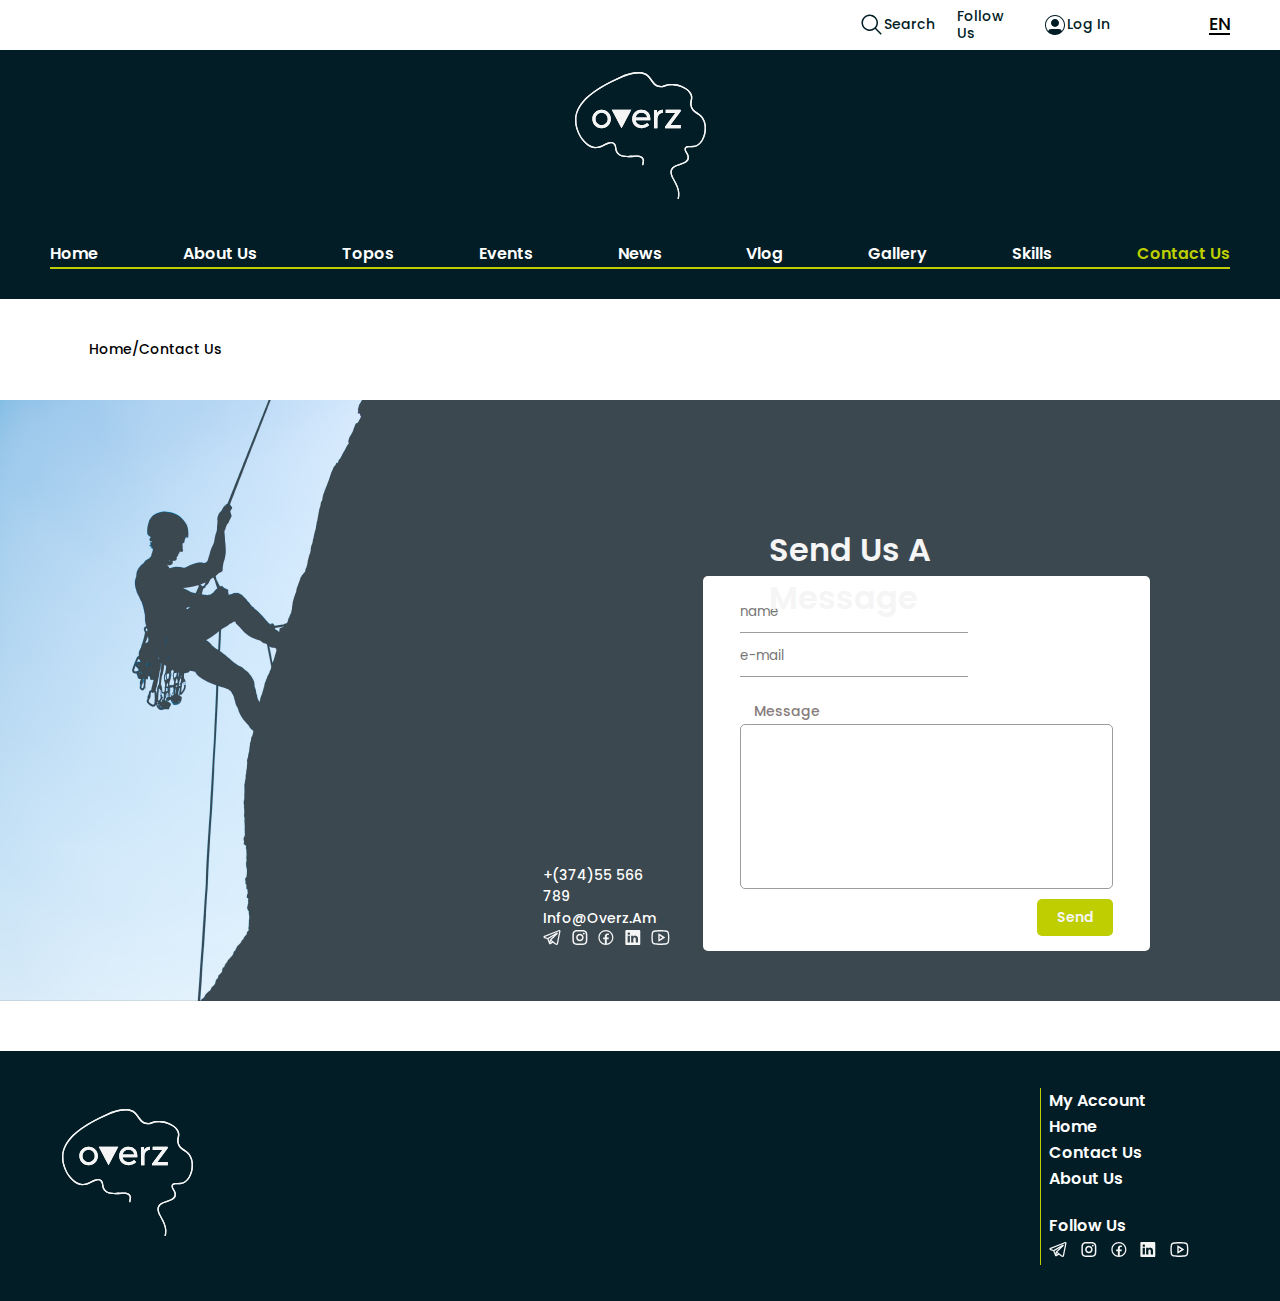
<file: components/contactUs/ContactUs.html>
<!DOCTYPE html>
<html lang="en">
  <head>
    <meta charset="UTF-8" />
    <meta name="viewport" content="width=device-width, initial-scale=1.0" />
    <link rel="stylesheet" href="../../Style/font.css" />
    <link rel="stylesheet" href="ContactUs.css" />
    <link rel="icon" href="../../Images/Overz.svg" />
    <title>Overz Contact Us</title>
  </head>
  <body>
    <main>
      <header>
        <div class="head">
          <div class="nav">
            <div class="Search">
              <a href="../search/Search.html">
                <img src="../../Images/carbon_search.svg" />
                Search</a
              >
            </div>
            <div class="FollowUs">
              <p>Follow Us</p>
              <nav>
                <a href="https://web.telegram.org/a/">
                  <svg
                    xmlns="http://www.w3.org/2000/svg"
                    width="23"
                    height="23"
                    viewBox="0 0 71 62"
                    fill="none"
                  >
                    <path
                      fill-rule="evenodd"
                      clip-rule="evenodd"
                      d="M15.2906 37.5523C15.4405 37.6022 15.5947 37.6384 15.7513 37.6603C16.7387 39.985 17.7206 42.3121 18.6969 44.6415C20.4525 48.8329 22.222 53.1499 22.6094 54.3913C23.0945 55.9186 23.604 56.9578 24.1625 57.6691C24.4521 58.0318 24.7837 58.3526 25.1746 58.5967C25.3782 58.724 25.5961 58.827 25.8238 58.9036C26.9406 59.322 27.9597 59.1477 28.5984 58.9349C28.9732 58.8071 29.3299 58.6313 29.6594 58.4119L29.6769 58.4049L39.54 52.2607L50.9352 60.9853C51.1028 61.1144 51.2843 61.2225 51.4797 61.3096C52.8478 61.9024 54.1741 62.1117 55.4235 61.9443C56.666 61.7699 57.6537 61.2504 58.3902 60.661C59.2358 59.9801 59.9099 59.1107 60.3586 58.1225L60.39 58.0457L60.4005 58.0178L60.4075 58.0039V57.9969L60.4109 57.9934C60.4716 57.8435 60.5184 57.6882 60.5505 57.5297L70.9511 5.13648C70.984 4.96877 71.0004 4.79826 71 4.62737C71 3.09306 70.4206 1.63198 69.063 0.749753C67.8973 -0.00694053 66.6024 -0.0418116 65.7822 0.0209556C64.9027 0.0906969 64.086 0.306895 63.5381 0.481248C63.2314 0.57838 62.9286 0.687729 62.6307 0.809033L62.5923 0.826468L4.25826 23.6877L4.25128 23.6912C4.05392 23.7637 3.85948 23.844 3.66843 23.9318C3.20586 24.1396 2.76212 24.3869 2.34218 24.671C1.54992 25.2115 -0.275413 26.697 0.0352081 29.1519C0.279517 31.1047 1.61973 32.3077 2.43991 32.8866C2.88664 33.2039 3.31244 33.4305 3.62655 33.5805C3.76616 33.6502 4.06631 33.7688 4.19544 33.8246L4.23034 33.835L15.2906 37.5523ZM64.634 5.63862H64.627C64.597 5.65195 64.5667 5.66474 64.5363 5.67698L6.13246 28.5696C6.10242 28.5817 6.07216 28.5933 6.04172 28.6044L6.00682 28.6149C5.90013 28.6568 5.79532 28.7033 5.69271 28.7544C5.78985 28.81 5.89006 28.86 5.99286 28.9043L16.9588 32.5936C17.1548 32.6596 17.3423 32.7486 17.5173 32.8587L53.7343 11.6747L53.7692 11.6573C53.9099 11.5719 54.0543 11.4928 54.202 11.4202C54.4533 11.2912 54.8547 11.1029 55.3084 10.9634C55.6225 10.8657 56.5544 10.5903 57.5595 10.9146C58.0927 11.0825 58.5678 11.3968 58.9307 11.8216C59.2936 12.2465 59.5296 12.7647 59.6117 13.3171C59.7417 13.801 59.7453 14.31 59.6222 14.7957C59.3779 15.7546 58.7078 16.5008 58.0935 17.0727C57.57 17.5609 50.7817 24.1026 44.0841 30.5607L34.9644 39.3481L33.3415 40.9173L53.8355 56.616C54.1121 56.732 54.4126 56.7799 54.7116 56.7555C54.8622 56.7351 55.0038 56.6722 55.1199 56.5742C55.2614 56.4549 55.3828 56.3136 55.4794 56.1558L55.4864 56.1523L65.5728 5.33525C65.2551 5.4116 64.9436 5.51185 64.641 5.63513L64.634 5.63862ZM35.104 48.8573L31.0136 45.7259L30.0224 52.0201L35.104 48.8573ZM27.2617 39.512L31.3277 35.589L40.4474 26.7947L43.8433 23.5238L21.0877 36.8339L21.2098 37.1199C22.645 40.5073 24.0643 43.9014 25.4678 47.3021L26.4555 41.0254C26.5449 40.4432 26.8291 39.912 27.2617 39.512Z"
                      fill="black"
                    />
                  </svg>
                </a>
                <a href="https://www.instagram.com/"
                  ><svg
                    xmlns="http://www.w3.org/2000/svg"
                    width="23"
                    height="23"
                    viewBox="0 0 79 79"
                    fill="none"
                  >
                    <path
                      d="M39.5026 29.6247C36.8836 29.6247 34.3718 30.6651 32.5199 32.517C30.668 34.3689 29.6276 36.8807 29.6276 39.4997C29.6276 42.1187 30.668 44.6304 32.5199 46.4824C34.3718 48.3343 36.8836 49.3747 39.5026 49.3747C42.1216 49.3747 44.6334 48.3343 46.4853 46.4824C48.3372 44.6304 49.3776 42.1187 49.3776 39.4997C49.3776 36.8807 48.3372 34.3689 46.4853 32.517C44.6334 30.6651 42.1216 29.6247 39.5026 29.6247ZM39.5026 23.0413C43.8676 23.0413 48.0539 24.7753 51.1404 27.8619C54.2269 30.9484 55.9609 35.1347 55.9609 39.4997C55.9609 43.8647 54.2269 48.0509 51.1404 51.1375C48.0539 54.224 43.8676 55.958 39.5026 55.958C35.1376 55.958 30.9513 54.224 27.8648 51.1375C24.7783 48.0509 23.0443 43.8647 23.0443 39.4997C23.0443 35.1347 24.7783 30.9484 27.8648 27.8619C30.9513 24.7753 35.1376 23.0413 39.5026 23.0413ZM60.8984 22.2184C60.8984 23.3097 60.4649 24.3562 59.6933 25.1279C58.9217 25.8995 57.8751 26.333 56.7839 26.333C55.6926 26.333 54.646 25.8995 53.8744 25.1279C53.1028 24.3562 52.6693 23.3097 52.6693 22.2184C52.6693 21.1272 53.1028 20.0806 53.8744 19.309C54.646 18.5373 55.6926 18.1038 56.7839 18.1038C57.8751 18.1038 58.9217 18.5373 59.6933 19.309C60.4649 20.0806 60.8984 21.1272 60.8984 22.2184ZM39.5026 13.1663C31.359 13.1663 30.0292 13.1894 26.2405 13.3573C23.6598 13.479 21.9284 13.8247 20.3221 14.4501C18.9778 14.9436 17.7625 15.7347 16.7671 16.7641C15.7368 17.7595 14.9446 18.9748 14.4497 20.3191C13.8243 21.932 13.4787 23.6602 13.3602 26.2375C13.189 29.8715 13.166 31.1421 13.166 39.4997C13.166 47.6465 13.189 48.9731 13.3569 52.7618C13.4787 55.3392 13.8243 57.0739 14.4464 58.6769C15.006 60.1088 15.6644 61.1391 16.7572 62.2319C17.8665 63.3379 18.8968 63.9995 20.3122 64.546C21.9383 65.1747 23.6697 65.5236 26.2372 65.6421C29.8712 65.8133 31.1418 65.833 39.4993 65.833C47.6462 65.833 48.9727 65.81 52.7614 65.6421C55.3355 65.5203 57.0669 65.1747 58.6766 64.5525C60.0196 64.0566 61.2344 63.2658 62.2316 62.2385C63.3409 61.1325 64.0025 60.1022 64.5489 58.6835C65.1743 57.064 65.5232 55.3326 65.6417 52.7585C65.8129 49.1278 65.8326 47.8539 65.8326 39.4997C65.8326 31.3561 65.8096 30.0263 65.6417 26.2375C65.5199 23.6635 65.171 21.9255 64.5489 20.3191C64.0527 18.9762 63.262 17.7614 62.2349 16.7641C61.2399 15.7333 60.0245 14.9411 58.6799 14.4468C57.0669 13.8214 55.3355 13.4758 52.7614 13.3573C49.1307 13.1861 47.8634 13.1663 39.5026 13.1663ZM39.5026 6.58301C48.4461 6.58301 49.5619 6.61592 53.0741 6.78051C56.5765 6.94509 58.9662 7.4948 61.063 8.31113C63.2355 9.14722 65.0657 10.2795 66.8959 12.1064C68.5696 13.7519 69.8648 15.7424 70.6911 17.9393C71.5042 20.036 72.0572 22.4258 72.2218 25.9314C72.3765 29.4403 72.4193 30.5562 72.4193 39.4997C72.4193 48.4431 72.3864 49.559 72.2218 53.0679C72.0572 56.5735 71.5042 58.96 70.6911 61.0601C69.8671 63.2581 68.5716 65.2491 66.8959 66.8929C65.2499 68.5661 63.2596 69.8612 61.063 70.6882C58.9662 71.5013 56.5765 72.0543 53.0741 72.2188C49.5619 72.3736 48.4461 72.4163 39.5026 72.4163C30.5591 72.4163 29.4433 72.3834 25.9311 72.2188C22.4287 72.0543 20.0423 71.5013 17.9422 70.6882C15.7444 69.8636 13.7536 68.5682 12.1094 66.8929C10.4353 65.2476 9.14014 63.2571 8.31406 61.0601C7.49773 58.9633 6.94802 56.5735 6.78344 53.0679C6.62544 49.559 6.58594 48.4431 6.58594 39.4997C6.58594 30.5562 6.61885 29.4403 6.78344 25.9314C6.94802 22.4225 7.49773 20.0393 8.31406 17.9393C9.13776 15.741 10.4332 13.75 12.1094 12.1064C13.7541 10.4317 15.7448 9.13645 17.9422 8.31113C20.039 7.4948 22.4254 6.94509 25.9311 6.78051C29.4433 6.6258 30.5591 6.58301 39.5026 6.58301Z"
                      fill="black"
                    />
                  </svg>
                </a>
                <a href="https://www.facebook.com/"
                  ><svg
                    xmlns="http://www.w3.org/2000/svg"
                    width="23"
                    height="23"
                    viewBox="0 0 78 79"
                    fill="none"
                  >
                    <path
                      d="M39 9.875C22.8735 9.875 9.75 23.1667 9.75 39.5C9.75 55.8333 22.8735 69.125 39 69.125C55.1265 69.125 68.25 55.8333 68.25 39.5C68.25 23.1667 55.1265 9.875 39 9.875ZM39 14.8125C52.4916 14.8125 63.375 25.8355 63.375 39.5C63.3809 45.4101 61.2885 51.1253 57.4795 55.6027C53.6706 60.08 48.399 63.021 42.627 63.8888V46.6989H49.569L50.6586 39.5568H42.627V35.6562C42.627 32.6937 43.5898 30.0595 46.3271 30.0595H50.7268V23.8284C49.9541 23.7222 48.3186 23.4926 45.2278 23.4926C38.7733 23.4926 34.9903 26.9439 34.9903 34.8094V39.5568H28.3554V46.6989H34.9903V63.8271C29.2981 62.8782 24.1245 59.9104 20.3938 55.4539C16.6631 50.9975 14.6184 45.3427 14.625 39.5C14.625 25.8355 25.5084 14.8125 39 14.8125Z"
                      fill="black"
                    />
                  </svg>
                </a>
                <a href="https://www.linkedin.com/"
                  ><svg
                    xmlns="http://www.w3.org/2000/svg"
                    width="23"
                    height="23"
                    viewBox="0 0 62 63"
                    fill="none"
                  >
                    <path
                      d="M57.4155 0.000440461H4.58451C3.99064 -0.00788998 3.40096 0.102019 2.84915 0.32389C2.29734 0.545761 1.79421 0.875248 1.36848 1.29353C0.942761 1.71182 0.602789 2.21072 0.367983 2.76172C0.133176 3.31273 0.00813483 3.90506 0 4.50488V58.4951C0.00813483 59.0949 0.133176 59.6873 0.367983 60.2383C0.602789 60.7893 0.942761 61.2882 1.36848 61.7065C1.79421 62.1247 2.29734 62.4542 2.84915 62.6761C3.40096 62.898 3.99064 63.0079 4.58451 62.9996H57.4155C58.0094 63.0079 58.599 62.898 59.1509 62.6761C59.7027 62.4542 60.2058 62.1247 60.6315 61.7065C61.0572 61.2882 61.3972 60.7893 61.632 60.2383C61.8668 59.6873 61.9919 59.0949 62 58.4951V4.50488C61.9919 3.90506 61.8668 3.31273 61.632 2.76172C61.3972 2.21072 61.0572 1.71182 60.6315 1.29353C60.2058 0.875248 59.7027 0.545761 59.1509 0.32389C58.599 0.102019 58.0094 -0.00788998 57.4155 0.000440461ZM18.8058 52.7307H9.4497V24.3811H18.8058V52.7307ZM14.1278 20.4122C12.8374 20.4122 11.6 19.8944 10.6876 18.9729C9.77516 18.0514 9.26258 16.8015 9.26258 15.4982C9.26258 14.195 9.77516 12.9451 10.6876 12.0235C11.6 11.102 12.8374 10.5843 14.1278 10.5843C14.8129 10.5058 15.5068 10.5744 16.1639 10.7855C16.821 10.9967 17.4265 11.3456 17.9409 11.8095C18.4552 12.2734 18.8667 12.8418 19.1485 13.4775C19.4303 14.1131 19.5759 14.8018 19.5759 15.4982C19.5759 16.1947 19.4303 16.8833 19.1485 17.519C18.8667 18.1546 18.4552 18.723 17.9409 19.1869C17.4265 19.6508 16.821 19.9998 16.1639 20.2109C15.5068 20.4221 14.8129 20.4906 14.1278 20.4122ZM52.5503 52.7307H43.1942V37.5164C43.1942 33.705 41.8531 31.2165 38.4537 31.2165C37.4017 31.2243 36.3772 31.5576 35.5185 32.1715C34.6598 32.7854 34.0079 33.6504 33.6509 34.65C33.4069 35.3903 33.3011 36.17 33.339 36.9494V52.6992H23.9829V24.3496H33.339V28.35C34.189 26.8604 35.4252 25.6333 36.9145 24.8007C38.4037 23.9681 40.0897 23.5616 41.7907 23.6251C48.0282 23.6251 52.5503 27.6886 52.5503 36.4139V52.7307Z"
                      fill="#021D25"
                    />
                  </svg>
                </a>
                <a href="https://www.youtube.com/"
                  ><svg
                    xmlns="http://www.w3.org/2000/svg"
                    width="23"
                    height="23"
                    viewBox="0 0 78 78"
                    fill="none"
                  >
                    <path
                      d="M39 14.625C29.8204 14.625 21.7084 15.5756 16.7578 16.302C12.6628 16.9016 9.36 19.9851 8.60681 24.0703C7.97062 27.5462 7.3125 32.6308 7.3125 39C7.3125 45.3692 7.97062 50.4562 8.60681 53.9297C9.36 58.0149 12.6628 61.1081 16.7578 61.7004C21.7303 62.4219 29.8691 63.375 39 63.375C48.1309 63.375 56.2721 62.4244 61.2422 61.698C65.3372 61.1081 68.64 58.0149 69.3932 53.9297C70.0294 50.4441 70.6875 45.3497 70.6875 39C70.6875 32.6503 70.0391 27.5559 69.3932 24.0703C68.64 19.9851 65.3372 16.9016 61.2422 16.2996C56.2916 15.5781 48.1772 14.625 39 14.625ZM39 19.5C47.8554 19.5 55.7676 20.4043 60.5573 21.099C61.5526 21.2413 62.478 21.693 63.2025 22.3903C63.9269 23.0876 64.4136 23.9951 64.5938 24.9844C65.1836 28.2019 65.8125 32.9721 65.8125 39C65.8125 45.0182 65.1836 49.7981 64.5938 53.0156C64.4168 54.0062 63.931 54.9155 63.206 55.6133C62.481 56.3112 61.5539 56.7619 60.5573 56.901C55.7456 57.5957 47.7969 58.5 39 58.5C30.2006 58.5 22.2422 57.5957 17.4427 56.901C16.4468 56.7601 15.5206 56.3088 14.796 55.6113C14.0713 54.9137 13.585 54.0055 13.4062 53.0156C12.8164 49.7981 12.1875 45.0377 12.1875 39C12.1875 32.955 12.8164 28.2019 13.4062 24.9844C13.585 23.9945 14.0713 23.0863 14.796 22.3887C15.5206 21.6912 16.4468 21.2399 17.4427 21.099C22.2227 20.4043 30.1446 19.5 39 19.5ZM31.6875 25.0599V52.9425L35.3438 50.8853L52.4062 41.1352L56.0625 39L52.4062 36.8672L35.3438 27.1172L31.6875 25.0599ZM36.5625 33.4401L46.2369 39L36.5625 44.5599V33.4401Z"
                      fill="black"
                    />
                  </svg>
                </a>
              </nav>
            </div>
            <div class="LogIn">
              <a href="../logIn/Login.html">
                <img src="../../Images/healthicons_ui-user-profile.svg" />
                Log In</a
              >
            </div>
            <button>EN</button>
          </div>
        </div>
        <div class="body">
          <a href="../../index.html"
            ><img src="../../Images/overz-logo.svg" alt="Overz"
          /></a>
          <nav>
            <a href="../../index.html">Home</a>
            <a href="../aboutUs/AboutUs.html">About Us</a>
            <a href="../topos/Topos.html">Topos</a>
            <a href="../events/Events.html">Events</a>
            <a href="../news/News.html">News</a>
            <a href="../vlog/Vlog.html">Vlog</a>
            <a href="../gallery/Gallery.html">Gallery</a>
            <a href="../skills/Skills.html">Skills</a>
            <a href="ContactUs.html" id="active">Contact Us</a>
          </nav>
          <div class="burgerMenu">
            <svg
              xmlns="http://www.w3.org/2000/svg"
              width="20"
              height="20"
              viewBox="0 0 20 20"
              fill="none"
            >
              <path
                d="M2.44141 4.90088H17.0979M2.44141 9.80164H17.0979M2.44141 14.7024H17.0979"
                stroke="#F5F5F5"
                stroke-width="2.5"
                stroke-linecap="round"
                stroke-linejoin="round"
              />
            </svg>
            <div class="hiddenMenu">
              <nav>
                <a id="Search" href="../search/Search.html"
                  ><svg
                    xmlns="http://www.w3.org/2000/svg"
                    width="9"
                    height="10"
                    viewBox="0 0 9 10"
                    fill="none"
                  >
                    <path
                      d="M9 9.02929L6.486 6.51529C7.09013 5.79002 7.39139 4.85976 7.3271 3.91803C7.26282 2.9763 6.83795 2.0956 6.14087 1.45915C5.44379 0.822706 4.52817 0.479505 3.58449 0.500947C2.64081 0.52239 1.74173 0.906824 1.07428 1.57428C0.406824 2.24173 0.0223896 3.14081 0.000947471 4.08449C-0.0204947 5.02817 0.322706 5.94379 0.959155 6.64087C1.5956 7.33795 2.4763 7.76282 3.41803 7.8271C4.35976 7.89139 5.29002 7.59013 6.01529 6.986L8.52929 9.5L9 9.02929ZM0.677689 4.17372C0.677689 3.58116 0.853403 3.00191 1.18261 2.50922C1.51182 2.01652 1.97974 1.63251 2.52719 1.40575C3.07464 1.17899 3.67704 1.11965 4.25822 1.23526C4.83939 1.35086 5.37323 1.6362 5.79224 2.05521C6.21124 2.47421 6.49658 3.00805 6.61219 3.58922C6.72779 4.1704 6.66846 4.7728 6.44169 5.32025C6.21493 5.86771 5.83092 6.33562 5.33823 6.66483C4.84553 6.99404 4.26628 7.16975 3.67372 7.16975C2.87939 7.16887 2.11785 6.85294 1.55618 6.29126C0.994506 5.72959 0.67857 4.96805 0.677689 4.17372Z"
                      fill="#021D25"
                    />
                  </svg>
                  Search
                </a>
                <p>Follow Us</p>
                <svg
                  xmlns="http://www.w3.org/2000/svg"
                  width="82"
                  height="3"
                  viewBox="0 0 82 3"
                  fill="none"
                >
                  <path d="M0 1.5H82" stroke="#BECE00" stroke-width="2" />
                </svg>
                <a href="../../index.html">Home</a>
                <a href="../aboutUs/AboutUs.html">About Us</a>
                <a href="../topos/Topos.html">Topos</a>
                <a href="../events/Events.html">Events</a>
                <a href="../news/News.html">News</a>
                <a href="../vlog/Vlog.html">Vlog</a>
                <a href="../gallery/Gallery.html">Gallery</a>
                <a href="../skills/Skills.html">Skills</a>
                <a href="ContactUs.html" id="active">Contact Us</a>
              </nav>
            </div>
          </div>
        </div>
      </header>
      <section id="pageTitle">
        <h2><a href="../../index.html">Home</a>/Contact Us</h2>
      </section>
      <section id="ContactUsContent">
        <div class="conUs">
          <a href="">+(374)55 566 789</a>
          <a href="">info@overz.am</a>
          <nav>
            <a href=""><img src="../../Images/webSites/telegram.svg" /></a>
            <a href=""><img src="../../Images/webSites/instagram.svg" /></a>
            <a href=""><img src="../../Images/webSites/facebook.svg" /></a>
            <a href=""><img src="../../Images/webSites/linkedin.svg" /></a>
            <a href=""><img src="../../Images/webSites/youtube.svg" /></a>
          </nav>
        </div>
        <form action="">
          <input type="text" placeholder="name" />
          <input type="email" placeholder="e-mail" />
          <label for="com">Message</label>
          <textarea id="com"></textarea>
          <input id="button" type="submit" value="Send" />
        </form>
      </section>
      <footer>
        <div class="FooterContent">
          <a href="../../index.html">
            <img src="../../Images/overz-logo.svg" alt="Overz" />
          </a>
          <div class="footerNav">
            <nav>
              <a href="">My Account</a>
              <a href="../../index.html">Home</a>
              <a href="ContactUs.html">Contact Us</a>
              <a href="../aboutUs/AboutUs.html">About Us</a>
            </nav>
            <div class="FollowUs">
              <h2>Follow Us</h2>
              <nav>
                <a href="https://web.telegram.org/a/"
                  ><img src="../../Images/webSites/telegram.svg"
                /></a>
                <a href="https://www.instagram.com/"
                  ><img src="../../Images/webSites/instagram.svg"
                /></a>
                <a href="https://www.facebook.com/"
                  ><img src="../../Images/webSites/facebook.svg"
                /></a>
                <a href="https://www.linkedin.com/"
                  ><img src="../../Images/webSites/linkedin.svg"
                /></a>
                <a href="https://www.youtube.com/"
                  ><img src="../../Images/webSites/youtube.svg"
                /></a>
              </nav>
            </div>
          </div>
        </div>
      </footer>
    </main>
    <script src="../../Script/script.js"></script>
  </body>
</html>
</file>
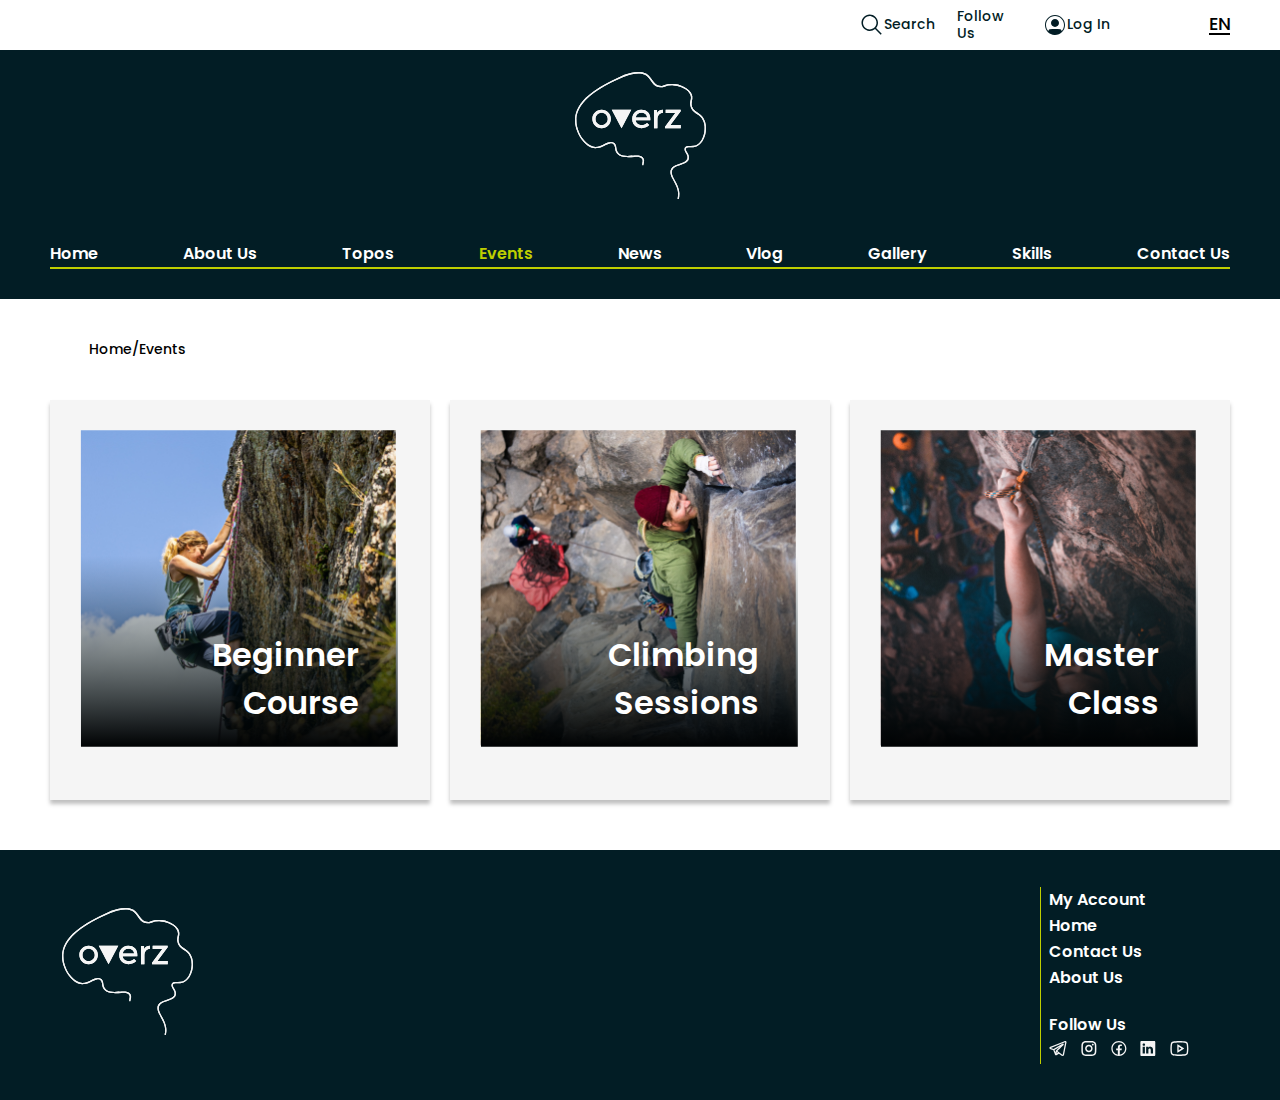
<file: components/events/Events.html>
<!DOCTYPE html>
<html lang="en">
  <head>
    <meta charset="UTF-8" />
    <meta name="viewport" content="width=device-width, initial-scale=1.0" />
    <link rel="stylesheet" href="../../Style/font.css" />
    <link rel="stylesheet" href="Events.css" />
    <link rel="icon" href="../../Images/Overz.svg" />
    <title>Overz Events</title>
  </head>
  <body>
    <main>
      <header>
        <div class="head">
          <div class="nav">
            <div class="Search">
              <a href="../search/Search.html">
                <img src="../../Images/carbon_search.svg" /> Search</a
              >
            </div>
            <div class="FollowUs">
              <p>Follow Us</p>
              <nav>
                <a href="https://web.telegram.org/a/">
                  <svg
                    xmlns="http://www.w3.org/2000/svg"
                    width="23"
                    height="23"
                    viewBox="0 0 71 62"
                    fill="none"
                  >
                    <path
                      fill-rule="evenodd"
                      clip-rule="evenodd"
                      d="M15.2906 37.5523C15.4405 37.6022 15.5947 37.6384 15.7513 37.6603C16.7387 39.985 17.7206 42.3121 18.6969 44.6415C20.4525 48.8329 22.222 53.1499 22.6094 54.3913C23.0945 55.9186 23.604 56.9578 24.1625 57.6691C24.4521 58.0318 24.7837 58.3526 25.1746 58.5967C25.3782 58.724 25.5961 58.827 25.8238 58.9036C26.9406 59.322 27.9597 59.1477 28.5984 58.9349C28.9732 58.8071 29.3299 58.6313 29.6594 58.4119L29.6769 58.4049L39.54 52.2607L50.9352 60.9853C51.1028 61.1144 51.2843 61.2225 51.4797 61.3096C52.8478 61.9024 54.1741 62.1117 55.4235 61.9443C56.666 61.7699 57.6537 61.2504 58.3902 60.661C59.2358 59.9801 59.9099 59.1107 60.3586 58.1225L60.39 58.0457L60.4005 58.0178L60.4075 58.0039V57.9969L60.4109 57.9934C60.4716 57.8435 60.5184 57.6882 60.5505 57.5297L70.9511 5.13648C70.984 4.96877 71.0004 4.79826 71 4.62737C71 3.09306 70.4206 1.63198 69.063 0.749753C67.8973 -0.00694053 66.6024 -0.0418116 65.7822 0.0209556C64.9027 0.0906969 64.086 0.306895 63.5381 0.481248C63.2314 0.57838 62.9286 0.687729 62.6307 0.809033L62.5923 0.826468L4.25826 23.6877L4.25128 23.6912C4.05392 23.7637 3.85948 23.844 3.66843 23.9318C3.20586 24.1396 2.76212 24.3869 2.34218 24.671C1.54992 25.2115 -0.275413 26.697 0.0352081 29.1519C0.279517 31.1047 1.61973 32.3077 2.43991 32.8866C2.88664 33.2039 3.31244 33.4305 3.62655 33.5805C3.76616 33.6502 4.06631 33.7688 4.19544 33.8246L4.23034 33.835L15.2906 37.5523ZM64.634 5.63862H64.627C64.597 5.65195 64.5667 5.66474 64.5363 5.67698L6.13246 28.5696C6.10242 28.5817 6.07216 28.5933 6.04172 28.6044L6.00682 28.6149C5.90013 28.6568 5.79532 28.7033 5.69271 28.7544C5.78985 28.81 5.89006 28.86 5.99286 28.9043L16.9588 32.5936C17.1548 32.6596 17.3423 32.7486 17.5173 32.8587L53.7343 11.6747L53.7692 11.6573C53.9099 11.5719 54.0543 11.4928 54.202 11.4202C54.4533 11.2912 54.8547 11.1029 55.3084 10.9634C55.6225 10.8657 56.5544 10.5903 57.5595 10.9146C58.0927 11.0825 58.5678 11.3968 58.9307 11.8216C59.2936 12.2465 59.5296 12.7647 59.6117 13.3171C59.7417 13.801 59.7453 14.31 59.6222 14.7957C59.3779 15.7546 58.7078 16.5008 58.0935 17.0727C57.57 17.5609 50.7817 24.1026 44.0841 30.5607L34.9644 39.3481L33.3415 40.9173L53.8355 56.616C54.1121 56.732 54.4126 56.7799 54.7116 56.7555C54.8622 56.7351 55.0038 56.6722 55.1199 56.5742C55.2614 56.4549 55.3828 56.3136 55.4794 56.1558L55.4864 56.1523L65.5728 5.33525C65.2551 5.4116 64.9436 5.51185 64.641 5.63513L64.634 5.63862ZM35.104 48.8573L31.0136 45.7259L30.0224 52.0201L35.104 48.8573ZM27.2617 39.512L31.3277 35.589L40.4474 26.7947L43.8433 23.5238L21.0877 36.8339L21.2098 37.1199C22.645 40.5073 24.0643 43.9014 25.4678 47.3021L26.4555 41.0254C26.5449 40.4432 26.8291 39.912 27.2617 39.512Z"
                      fill="black"
                    />
                  </svg>
                </a>
                <a href="https://www.instagram.com/"
                  ><svg
                    xmlns="http://www.w3.org/2000/svg"
                    width="23"
                    height="23"
                    viewBox="0 0 79 79"
                    fill="none"
                  >
                    <path
                      d="M39.5026 29.6247C36.8836 29.6247 34.3718 30.6651 32.5199 32.517C30.668 34.3689 29.6276 36.8807 29.6276 39.4997C29.6276 42.1187 30.668 44.6304 32.5199 46.4824C34.3718 48.3343 36.8836 49.3747 39.5026 49.3747C42.1216 49.3747 44.6334 48.3343 46.4853 46.4824C48.3372 44.6304 49.3776 42.1187 49.3776 39.4997C49.3776 36.8807 48.3372 34.3689 46.4853 32.517C44.6334 30.6651 42.1216 29.6247 39.5026 29.6247ZM39.5026 23.0413C43.8676 23.0413 48.0539 24.7753 51.1404 27.8619C54.2269 30.9484 55.9609 35.1347 55.9609 39.4997C55.9609 43.8647 54.2269 48.0509 51.1404 51.1375C48.0539 54.224 43.8676 55.958 39.5026 55.958C35.1376 55.958 30.9513 54.224 27.8648 51.1375C24.7783 48.0509 23.0443 43.8647 23.0443 39.4997C23.0443 35.1347 24.7783 30.9484 27.8648 27.8619C30.9513 24.7753 35.1376 23.0413 39.5026 23.0413ZM60.8984 22.2184C60.8984 23.3097 60.4649 24.3562 59.6933 25.1279C58.9217 25.8995 57.8751 26.333 56.7839 26.333C55.6926 26.333 54.646 25.8995 53.8744 25.1279C53.1028 24.3562 52.6693 23.3097 52.6693 22.2184C52.6693 21.1272 53.1028 20.0806 53.8744 19.309C54.646 18.5373 55.6926 18.1038 56.7839 18.1038C57.8751 18.1038 58.9217 18.5373 59.6933 19.309C60.4649 20.0806 60.8984 21.1272 60.8984 22.2184ZM39.5026 13.1663C31.359 13.1663 30.0292 13.1894 26.2405 13.3573C23.6598 13.479 21.9284 13.8247 20.3221 14.4501C18.9778 14.9436 17.7625 15.7347 16.7671 16.7641C15.7368 17.7595 14.9446 18.9748 14.4497 20.3191C13.8243 21.932 13.4787 23.6602 13.3602 26.2375C13.189 29.8715 13.166 31.1421 13.166 39.4997C13.166 47.6465 13.189 48.9731 13.3569 52.7618C13.4787 55.3392 13.8243 57.0739 14.4464 58.6769C15.006 60.1088 15.6644 61.1391 16.7572 62.2319C17.8665 63.3379 18.8968 63.9995 20.3122 64.546C21.9383 65.1747 23.6697 65.5236 26.2372 65.6421C29.8712 65.8133 31.1418 65.833 39.4993 65.833C47.6462 65.833 48.9727 65.81 52.7614 65.6421C55.3355 65.5203 57.0669 65.1747 58.6766 64.5525C60.0196 64.0566 61.2344 63.2658 62.2316 62.2385C63.3409 61.1325 64.0025 60.1022 64.5489 58.6835C65.1743 57.064 65.5232 55.3326 65.6417 52.7585C65.8129 49.1278 65.8326 47.8539 65.8326 39.4997C65.8326 31.3561 65.8096 30.0263 65.6417 26.2375C65.5199 23.6635 65.171 21.9255 64.5489 20.3191C64.0527 18.9762 63.262 17.7614 62.2349 16.7641C61.2399 15.7333 60.0245 14.9411 58.6799 14.4468C57.0669 13.8214 55.3355 13.4758 52.7614 13.3573C49.1307 13.1861 47.8634 13.1663 39.5026 13.1663ZM39.5026 6.58301C48.4461 6.58301 49.5619 6.61592 53.0741 6.78051C56.5765 6.94509 58.9662 7.4948 61.063 8.31113C63.2355 9.14722 65.0657 10.2795 66.8959 12.1064C68.5696 13.7519 69.8648 15.7424 70.6911 17.9393C71.5042 20.036 72.0572 22.4258 72.2218 25.9314C72.3765 29.4403 72.4193 30.5562 72.4193 39.4997C72.4193 48.4431 72.3864 49.559 72.2218 53.0679C72.0572 56.5735 71.5042 58.96 70.6911 61.0601C69.8671 63.2581 68.5716 65.2491 66.8959 66.8929C65.2499 68.5661 63.2596 69.8612 61.063 70.6882C58.9662 71.5013 56.5765 72.0543 53.0741 72.2188C49.5619 72.3736 48.4461 72.4163 39.5026 72.4163C30.5591 72.4163 29.4433 72.3834 25.9311 72.2188C22.4287 72.0543 20.0423 71.5013 17.9422 70.6882C15.7444 69.8636 13.7536 68.5682 12.1094 66.8929C10.4353 65.2476 9.14014 63.2571 8.31406 61.0601C7.49773 58.9633 6.94802 56.5735 6.78344 53.0679C6.62544 49.559 6.58594 48.4431 6.58594 39.4997C6.58594 30.5562 6.61885 29.4403 6.78344 25.9314C6.94802 22.4225 7.49773 20.0393 8.31406 17.9393C9.13776 15.741 10.4332 13.75 12.1094 12.1064C13.7541 10.4317 15.7448 9.13645 17.9422 8.31113C20.039 7.4948 22.4254 6.94509 25.9311 6.78051C29.4433 6.6258 30.5591 6.58301 39.5026 6.58301Z"
                      fill="black"
                    />
                  </svg>
                </a>
                <a href="https://www.facebook.com/"
                  ><svg
                    xmlns="http://www.w3.org/2000/svg"
                    width="23"
                    height="23"
                    viewBox="0 0 78 79"
                    fill="none"
                  >
                    <path
                      d="M39 9.875C22.8735 9.875 9.75 23.1667 9.75 39.5C9.75 55.8333 22.8735 69.125 39 69.125C55.1265 69.125 68.25 55.8333 68.25 39.5C68.25 23.1667 55.1265 9.875 39 9.875ZM39 14.8125C52.4916 14.8125 63.375 25.8355 63.375 39.5C63.3809 45.4101 61.2885 51.1253 57.4795 55.6027C53.6706 60.08 48.399 63.021 42.627 63.8888V46.6989H49.569L50.6586 39.5568H42.627V35.6562C42.627 32.6937 43.5898 30.0595 46.3271 30.0595H50.7268V23.8284C49.9541 23.7222 48.3186 23.4926 45.2278 23.4926C38.7733 23.4926 34.9903 26.9439 34.9903 34.8094V39.5568H28.3554V46.6989H34.9903V63.8271C29.2981 62.8782 24.1245 59.9104 20.3938 55.4539C16.6631 50.9975 14.6184 45.3427 14.625 39.5C14.625 25.8355 25.5084 14.8125 39 14.8125Z"
                      fill="black"
                    />
                  </svg>
                </a>
                <a href="https://www.linkedin.com/"
                  ><svg
                    xmlns="http://www.w3.org/2000/svg"
                    width="23"
                    height="23"
                    viewBox="0 0 62 63"
                    fill="none"
                  >
                    <path
                      d="M57.4155 0.000440461H4.58451C3.99064 -0.00788998 3.40096 0.102019 2.84915 0.32389C2.29734 0.545761 1.79421 0.875248 1.36848 1.29353C0.942761 1.71182 0.602789 2.21072 0.367983 2.76172C0.133176 3.31273 0.00813483 3.90506 0 4.50488V58.4951C0.00813483 59.0949 0.133176 59.6873 0.367983 60.2383C0.602789 60.7893 0.942761 61.2882 1.36848 61.7065C1.79421 62.1247 2.29734 62.4542 2.84915 62.6761C3.40096 62.898 3.99064 63.0079 4.58451 62.9996H57.4155C58.0094 63.0079 58.599 62.898 59.1509 62.6761C59.7027 62.4542 60.2058 62.1247 60.6315 61.7065C61.0572 61.2882 61.3972 60.7893 61.632 60.2383C61.8668 59.6873 61.9919 59.0949 62 58.4951V4.50488C61.9919 3.90506 61.8668 3.31273 61.632 2.76172C61.3972 2.21072 61.0572 1.71182 60.6315 1.29353C60.2058 0.875248 59.7027 0.545761 59.1509 0.32389C58.599 0.102019 58.0094 -0.00788998 57.4155 0.000440461ZM18.8058 52.7307H9.4497V24.3811H18.8058V52.7307ZM14.1278 20.4122C12.8374 20.4122 11.6 19.8944 10.6876 18.9729C9.77516 18.0514 9.26258 16.8015 9.26258 15.4982C9.26258 14.195 9.77516 12.9451 10.6876 12.0235C11.6 11.102 12.8374 10.5843 14.1278 10.5843C14.8129 10.5058 15.5068 10.5744 16.1639 10.7855C16.821 10.9967 17.4265 11.3456 17.9409 11.8095C18.4552 12.2734 18.8667 12.8418 19.1485 13.4775C19.4303 14.1131 19.5759 14.8018 19.5759 15.4982C19.5759 16.1947 19.4303 16.8833 19.1485 17.519C18.8667 18.1546 18.4552 18.723 17.9409 19.1869C17.4265 19.6508 16.821 19.9998 16.1639 20.2109C15.5068 20.4221 14.8129 20.4906 14.1278 20.4122ZM52.5503 52.7307H43.1942V37.5164C43.1942 33.705 41.8531 31.2165 38.4537 31.2165C37.4017 31.2243 36.3772 31.5576 35.5185 32.1715C34.6598 32.7854 34.0079 33.6504 33.6509 34.65C33.4069 35.3903 33.3011 36.17 33.339 36.9494V52.6992H23.9829V24.3496H33.339V28.35C34.189 26.8604 35.4252 25.6333 36.9145 24.8007C38.4037 23.9681 40.0897 23.5616 41.7907 23.6251C48.0282 23.6251 52.5503 27.6886 52.5503 36.4139V52.7307Z"
                      fill="#021D25"
                    />
                  </svg>
                </a>
                <a href="https://www.youtube.com/"
                  ><svg
                    xmlns="http://www.w3.org/2000/svg"
                    width="23"
                    height="23"
                    viewBox="0 0 78 78"
                    fill="none"
                  >
                    <path
                      d="M39 14.625C29.8204 14.625 21.7084 15.5756 16.7578 16.302C12.6628 16.9016 9.36 19.9851 8.60681 24.0703C7.97062 27.5462 7.3125 32.6308 7.3125 39C7.3125 45.3692 7.97062 50.4562 8.60681 53.9297C9.36 58.0149 12.6628 61.1081 16.7578 61.7004C21.7303 62.4219 29.8691 63.375 39 63.375C48.1309 63.375 56.2721 62.4244 61.2422 61.698C65.3372 61.1081 68.64 58.0149 69.3932 53.9297C70.0294 50.4441 70.6875 45.3497 70.6875 39C70.6875 32.6503 70.0391 27.5559 69.3932 24.0703C68.64 19.9851 65.3372 16.9016 61.2422 16.2996C56.2916 15.5781 48.1772 14.625 39 14.625ZM39 19.5C47.8554 19.5 55.7676 20.4043 60.5573 21.099C61.5526 21.2413 62.478 21.693 63.2025 22.3903C63.9269 23.0876 64.4136 23.9951 64.5938 24.9844C65.1836 28.2019 65.8125 32.9721 65.8125 39C65.8125 45.0182 65.1836 49.7981 64.5938 53.0156C64.4168 54.0062 63.931 54.9155 63.206 55.6133C62.481 56.3112 61.5539 56.7619 60.5573 56.901C55.7456 57.5957 47.7969 58.5 39 58.5C30.2006 58.5 22.2422 57.5957 17.4427 56.901C16.4468 56.7601 15.5206 56.3088 14.796 55.6113C14.0713 54.9137 13.585 54.0055 13.4062 53.0156C12.8164 49.7981 12.1875 45.0377 12.1875 39C12.1875 32.955 12.8164 28.2019 13.4062 24.9844C13.585 23.9945 14.0713 23.0863 14.796 22.3887C15.5206 21.6912 16.4468 21.2399 17.4427 21.099C22.2227 20.4043 30.1446 19.5 39 19.5ZM31.6875 25.0599V52.9425L35.3438 50.8853L52.4062 41.1352L56.0625 39L52.4062 36.8672L35.3438 27.1172L31.6875 25.0599ZM36.5625 33.4401L46.2369 39L36.5625 44.5599V33.4401Z"
                      fill="black"
                    />
                  </svg>
                </a>
              </nav>
            </div>
            <div class="LogIn">
              <a href="../logIn/Login.html">
                <img src="../../Images/healthicons_ui-user-profile.svg" /> Log
                In</a
              >
            </div>
            <button>EN</button>
          </div>
        </div>
        <div class="body">
          <a href="../../index.html"
            ><img src="../../Images/overz-logo.svg" alt="Overz"
          /></a>
          <nav>
            <a href="../../index.html">Home</a>
            <a href="../aboutUs/AboutUs.html">About Us</a>
            <a href="../topos/Topos.html">Topos</a>
            <a href="Events.html" id="active">Events</a>
            <a href="../news/News.html">News</a>
            <a href="../vlog/Vlog.html">Vlog</a>
            <a href="../gallery/Gallery.html">Gallery</a>
            <a href="../skills/Skills.html">Skills</a>
            <a href="../contactUs/ContactUs.html">Contact Us</a>
          </nav>
          <div class="burgerMenu">
            <svg
              xmlns="http://www.w3.org/2000/svg"
              width="20"
              height="20"
              viewBox="0 0 20 20"
              fill="none"
            >
              <path
                d="M2.44141 4.90088H17.0979M2.44141 9.80164H17.0979M2.44141 14.7024H17.0979"
                stroke="#F5F5F5"
                stroke-width="2.5"
                stroke-linecap="round"
                stroke-linejoin="round"
              />
            </svg>
            <div class="hiddenMenu">
              <nav>
                <a id="Search" href="../search/Search.html"
                  ><svg
                    xmlns="http://www.w3.org/2000/svg"
                    width="9"
                    height="10"
                    viewBox="0 0 9 10"
                    fill="none"
                  >
                    <path
                      d="M9 9.02929L6.486 6.51529C7.09013 5.79002 7.39139 4.85976 7.3271 3.91803C7.26282 2.9763 6.83795 2.0956 6.14087 1.45915C5.44379 0.822706 4.52817 0.479505 3.58449 0.500947C2.64081 0.52239 1.74173 0.906824 1.07428 1.57428C0.406824 2.24173 0.0223896 3.14081 0.000947471 4.08449C-0.0204947 5.02817 0.322706 5.94379 0.959155 6.64087C1.5956 7.33795 2.4763 7.76282 3.41803 7.8271C4.35976 7.89139 5.29002 7.59013 6.01529 6.986L8.52929 9.5L9 9.02929ZM0.677689 4.17372C0.677689 3.58116 0.853403 3.00191 1.18261 2.50922C1.51182 2.01652 1.97974 1.63251 2.52719 1.40575C3.07464 1.17899 3.67704 1.11965 4.25822 1.23526C4.83939 1.35086 5.37323 1.6362 5.79224 2.05521C6.21124 2.47421 6.49658 3.00805 6.61219 3.58922C6.72779 4.1704 6.66846 4.7728 6.44169 5.32025C6.21493 5.86771 5.83092 6.33562 5.33823 6.66483C4.84553 6.99404 4.26628 7.16975 3.67372 7.16975C2.87939 7.16887 2.11785 6.85294 1.55618 6.29126C0.994506 5.72959 0.67857 4.96805 0.677689 4.17372Z"
                      fill="#021D25"
                    />
                  </svg>
                  Search
                </a>
                <p>Follow Us</p>
                <svg
                  xmlns="http://www.w3.org/2000/svg"
                  width="82"
                  height="3"
                  viewBox="0 0 82 3"
                  fill="none"
                >
                  <path d="M0 1.5H82" stroke="#BECE00" stroke-width="2" />
                </svg>
                <a href="../../index.html">Home</a>
                <a href="../aboutUs/AboutUs.html">About Us</a>
                <a href="../topos/Topos.html">Topos</a>
                <a href="Events.html" id="active">Events</a>
                <a href="../news/News.html">News</a>
                <a href="../vlog/Vlog.html">Vlog</a>
                <a href="../gallery/Gallery.html">Gallery</a>
                <a href="../skills/Skills.html">Skills</a>
                <a href="../contactUs/ContactUs.html">Contact Us</a>
              </nav>
            </div>
          </div>
        </div>
      </header>
      <section id="pageTitle">
        <h2><a href="../../index.html">Home</a>/Events</h2>
      </section>
      <section id="EventsContent">
        <div class="Cart">
          <div>
            <img src="../../Images/Events/Rectangle 223.png" />
            <svg
              xmlns="http://www.w3.org/2000/svg"
              width="318"
              height="192"
              viewBox="0 0 318 192"
              fill="none"
            >
              <path
                d="M0.96875 0.78125H317.781V191.781H0.96875V0.78125Z"
                fill="url(#paint0_linear_720_1658)"
              />
              <defs>
                <linearGradient
                  id="paint0_linear_720_1658"
                  x1="159.375"
                  y1="191.781"
                  x2="159.375"
                  y2="0.78125"
                  gradientUnits="userSpaceOnUse"
                >
                  <stop stop-color="#000203" />
                  <stop offset="1" stop-color="#021D25" stop-opacity="0" />
                </linearGradient>
              </defs>
            </svg>
            <h2>Beginner Course</h2>
          </div>
        </div>
        <div class="Cart">
          <div>
            <img src="../../Images/Events/Rectangle 227.png" />
            <svg
              xmlns="http://www.w3.org/2000/svg"
              width="318"
              height="192"
              viewBox="0 0 318 192"
              fill="none"
            >
              <path
                d="M0.96875 0.78125H317.781V191.781H0.96875V0.78125Z"
                fill="url(#paint0_linear_720_1658)"
              />
              <defs>
                <linearGradient
                  id="paint0_linear_720_1658"
                  x1="159.375"
                  y1="191.781"
                  x2="159.375"
                  y2="0.78125"
                  gradientUnits="userSpaceOnUse"
                >
                  <stop stop-color="#000203" />
                  <stop offset="1" stop-color="#021D25" stop-opacity="0" />
                </linearGradient>
              </defs>
            </svg>
            <h2>Climbing Sessions</h2>
          </div>
        </div>
        <div class="Cart">
          <div>
            <img src="../../Images/Events/Rectangle 230.png" />
            <svg
              xmlns="http://www.w3.org/2000/svg"
              width="318"
              height="192"
              viewBox="0 0 318 192"
              fill="none"
            >
              <path
                d="M0.96875 0.78125H317.781V191.781H0.96875V0.78125Z"
                fill="url(#paint0_linear_720_1658)"
              />
              <defs>
                <linearGradient
                  id="paint0_linear_720_1658"
                  x1="159.375"
                  y1="191.781"
                  x2="159.375"
                  y2="0.78125"
                  gradientUnits="userSpaceOnUse"
                >
                  <stop stop-color="#000203" />
                  <stop offset="1" stop-color="#021D25" stop-opacity="0" />
                </linearGradient>
              </defs>
            </svg>
            <h2>Master Class</h2>
          </div>
        </div>
      </section>
      <footer>
        <div class="FooterContent">
          <a href="../../index.html">
            <img src="../../Images/overz-logo.svg" alt="Overz" />
          </a>
          <div class="footerNav">
            <nav>
              <a href="">My Account</a>
              <a href="../../index.html">Home</a>
              <a href="../contactUs/ContactUs.html">Contact Us</a>
              <a href="../aboutUs/AboutUs.html">About Us</a>
            </nav>
            <div class="FollowUs">
              <h2>Follow Us</h2>
              <nav>
                <a href="https://web.telegram.org/a/"
                  ><img src="../../Images/webSites/telegram.svg"
                /></a>
                <a href="https://www.instagram.com/"
                  ><img src="../../Images/webSites/instagram.svg"
                /></a>
                <a href="https://www.facebook.com/"
                  ><img src="../../Images/webSites/facebook.svg"
                /></a>
                <a href="https://www.linkedin.com/"
                  ><img src="../../Images/webSites/linkedin.svg"
                /></a>
                <a href="https://www.youtube.com/"
                  ><img src="../../Images/webSites/youtube.svg"
                /></a>
              </nav>
            </div>
          </div>
        </div>
      </footer>
    </main>
    <script src="../../Script/script.js"></script>
  </body>
</html>
</file>
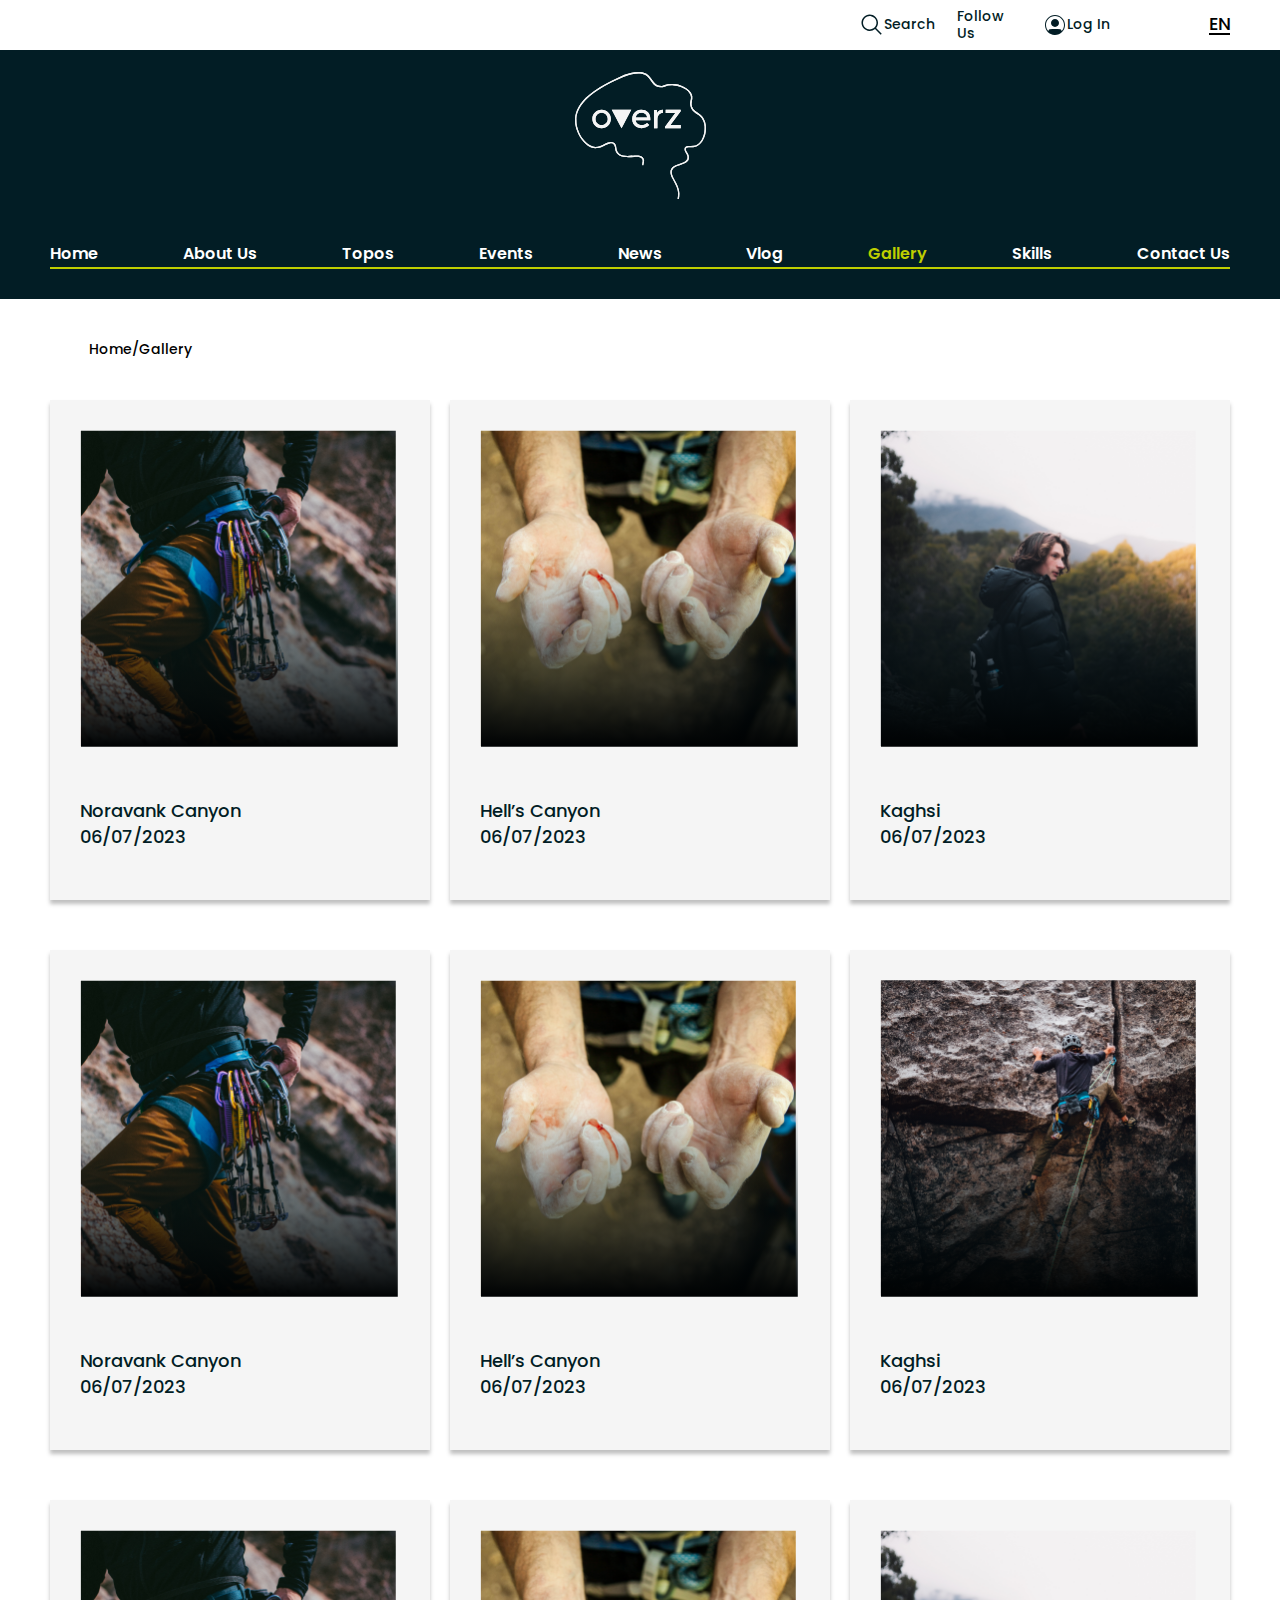
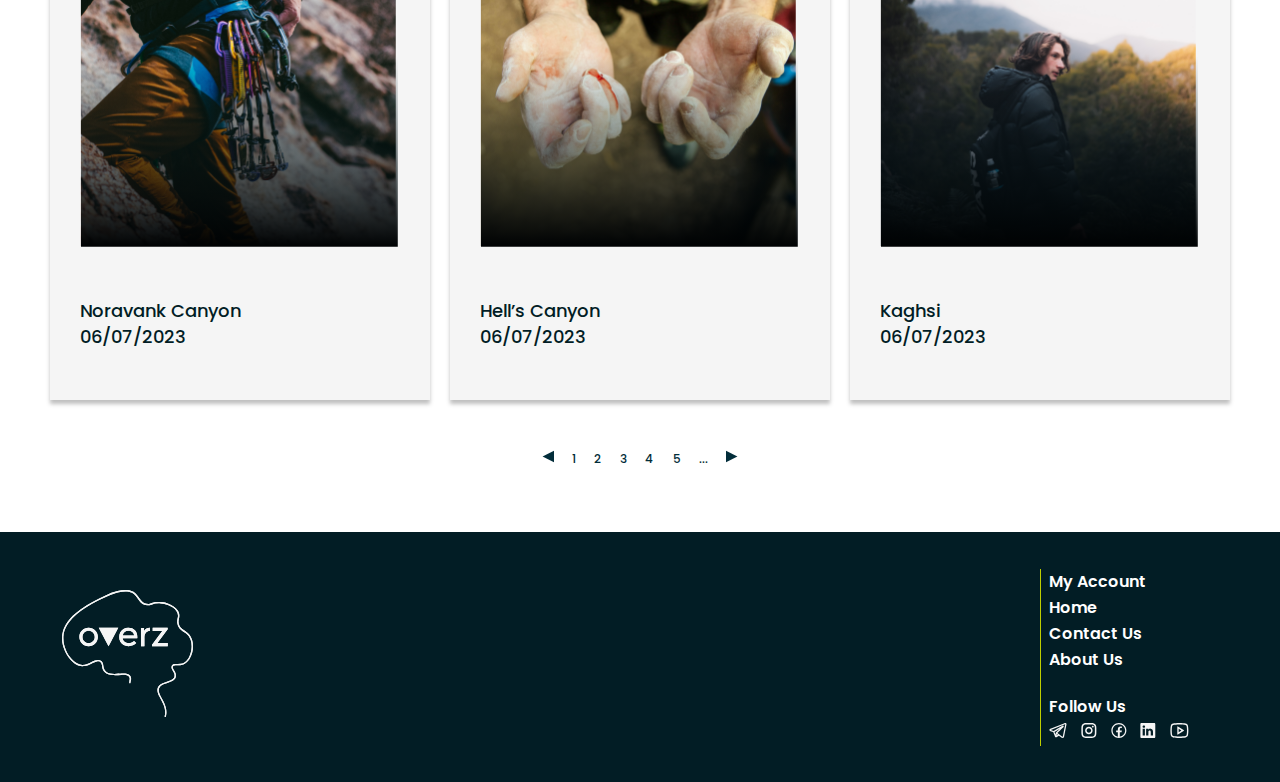
<file: components/gallery/Gallery.html>
<!DOCTYPE html>
<html lang="en">
  <head>
    <meta charset="UTF-8" />
    <meta name="viewport" content="width=device-width, initial-scale=1.0" />
    <link rel="stylesheet" href="../../Style/font.css" />
    <link rel="stylesheet" href="Gallery.css" />
    <link rel="icon" href="../../Images/Overz.svg" />
    <title>Overz Gallery</title>
  </head>
  <body>
    <main>
      <header>
        <div class="head">
          <div class="nav">
            <div class="Search">
              <a href="../search/Search.html"
                ><img src="../../Images/carbon_search.svg" /> Search</a
              >
            </div>
            <div class="FollowUs">
              <p>Follow Us</p>
              <nav>
                <a href="https://web.telegram.org/a/">
                  <svg
                    xmlns="http://www.w3.org/2000/svg"
                    width="23"
                    height="23"
                    viewBox="0 0 71 62"
                    fill="none"
                  >
                    <path
                      fill-rule="evenodd"
                      clip-rule="evenodd"
                      d="M15.2906 37.5523C15.4405 37.6022 15.5947 37.6384 15.7513 37.6603C16.7387 39.985 17.7206 42.3121 18.6969 44.6415C20.4525 48.8329 22.222 53.1499 22.6094 54.3913C23.0945 55.9186 23.604 56.9578 24.1625 57.6691C24.4521 58.0318 24.7837 58.3526 25.1746 58.5967C25.3782 58.724 25.5961 58.827 25.8238 58.9036C26.9406 59.322 27.9597 59.1477 28.5984 58.9349C28.9732 58.8071 29.3299 58.6313 29.6594 58.4119L29.6769 58.4049L39.54 52.2607L50.9352 60.9853C51.1028 61.1144 51.2843 61.2225 51.4797 61.3096C52.8478 61.9024 54.1741 62.1117 55.4235 61.9443C56.666 61.7699 57.6537 61.2504 58.3902 60.661C59.2358 59.9801 59.9099 59.1107 60.3586 58.1225L60.39 58.0457L60.4005 58.0178L60.4075 58.0039V57.9969L60.4109 57.9934C60.4716 57.8435 60.5184 57.6882 60.5505 57.5297L70.9511 5.13648C70.984 4.96877 71.0004 4.79826 71 4.62737C71 3.09306 70.4206 1.63198 69.063 0.749753C67.8973 -0.00694053 66.6024 -0.0418116 65.7822 0.0209556C64.9027 0.0906969 64.086 0.306895 63.5381 0.481248C63.2314 0.57838 62.9286 0.687729 62.6307 0.809033L62.5923 0.826468L4.25826 23.6877L4.25128 23.6912C4.05392 23.7637 3.85948 23.844 3.66843 23.9318C3.20586 24.1396 2.76212 24.3869 2.34218 24.671C1.54992 25.2115 -0.275413 26.697 0.0352081 29.1519C0.279517 31.1047 1.61973 32.3077 2.43991 32.8866C2.88664 33.2039 3.31244 33.4305 3.62655 33.5805C3.76616 33.6502 4.06631 33.7688 4.19544 33.8246L4.23034 33.835L15.2906 37.5523ZM64.634 5.63862H64.627C64.597 5.65195 64.5667 5.66474 64.5363 5.67698L6.13246 28.5696C6.10242 28.5817 6.07216 28.5933 6.04172 28.6044L6.00682 28.6149C5.90013 28.6568 5.79532 28.7033 5.69271 28.7544C5.78985 28.81 5.89006 28.86 5.99286 28.9043L16.9588 32.5936C17.1548 32.6596 17.3423 32.7486 17.5173 32.8587L53.7343 11.6747L53.7692 11.6573C53.9099 11.5719 54.0543 11.4928 54.202 11.4202C54.4533 11.2912 54.8547 11.1029 55.3084 10.9634C55.6225 10.8657 56.5544 10.5903 57.5595 10.9146C58.0927 11.0825 58.5678 11.3968 58.9307 11.8216C59.2936 12.2465 59.5296 12.7647 59.6117 13.3171C59.7417 13.801 59.7453 14.31 59.6222 14.7957C59.3779 15.7546 58.7078 16.5008 58.0935 17.0727C57.57 17.5609 50.7817 24.1026 44.0841 30.5607L34.9644 39.3481L33.3415 40.9173L53.8355 56.616C54.1121 56.732 54.4126 56.7799 54.7116 56.7555C54.8622 56.7351 55.0038 56.6722 55.1199 56.5742C55.2614 56.4549 55.3828 56.3136 55.4794 56.1558L55.4864 56.1523L65.5728 5.33525C65.2551 5.4116 64.9436 5.51185 64.641 5.63513L64.634 5.63862ZM35.104 48.8573L31.0136 45.7259L30.0224 52.0201L35.104 48.8573ZM27.2617 39.512L31.3277 35.589L40.4474 26.7947L43.8433 23.5238L21.0877 36.8339L21.2098 37.1199C22.645 40.5073 24.0643 43.9014 25.4678 47.3021L26.4555 41.0254C26.5449 40.4432 26.8291 39.912 27.2617 39.512Z"
                      fill="black"
                    />
                  </svg>
                </a>
                <a href="https://www.instagram.com/"
                  ><svg
                    xmlns="http://www.w3.org/2000/svg"
                    width="23"
                    height="23"
                    viewBox="0 0 79 79"
                    fill="none"
                  >
                    <path
                      d="M39.5026 29.6247C36.8836 29.6247 34.3718 30.6651 32.5199 32.517C30.668 34.3689 29.6276 36.8807 29.6276 39.4997C29.6276 42.1187 30.668 44.6304 32.5199 46.4824C34.3718 48.3343 36.8836 49.3747 39.5026 49.3747C42.1216 49.3747 44.6334 48.3343 46.4853 46.4824C48.3372 44.6304 49.3776 42.1187 49.3776 39.4997C49.3776 36.8807 48.3372 34.3689 46.4853 32.517C44.6334 30.6651 42.1216 29.6247 39.5026 29.6247ZM39.5026 23.0413C43.8676 23.0413 48.0539 24.7753 51.1404 27.8619C54.2269 30.9484 55.9609 35.1347 55.9609 39.4997C55.9609 43.8647 54.2269 48.0509 51.1404 51.1375C48.0539 54.224 43.8676 55.958 39.5026 55.958C35.1376 55.958 30.9513 54.224 27.8648 51.1375C24.7783 48.0509 23.0443 43.8647 23.0443 39.4997C23.0443 35.1347 24.7783 30.9484 27.8648 27.8619C30.9513 24.7753 35.1376 23.0413 39.5026 23.0413ZM60.8984 22.2184C60.8984 23.3097 60.4649 24.3562 59.6933 25.1279C58.9217 25.8995 57.8751 26.333 56.7839 26.333C55.6926 26.333 54.646 25.8995 53.8744 25.1279C53.1028 24.3562 52.6693 23.3097 52.6693 22.2184C52.6693 21.1272 53.1028 20.0806 53.8744 19.309C54.646 18.5373 55.6926 18.1038 56.7839 18.1038C57.8751 18.1038 58.9217 18.5373 59.6933 19.309C60.4649 20.0806 60.8984 21.1272 60.8984 22.2184ZM39.5026 13.1663C31.359 13.1663 30.0292 13.1894 26.2405 13.3573C23.6598 13.479 21.9284 13.8247 20.3221 14.4501C18.9778 14.9436 17.7625 15.7347 16.7671 16.7641C15.7368 17.7595 14.9446 18.9748 14.4497 20.3191C13.8243 21.932 13.4787 23.6602 13.3602 26.2375C13.189 29.8715 13.166 31.1421 13.166 39.4997C13.166 47.6465 13.189 48.9731 13.3569 52.7618C13.4787 55.3392 13.8243 57.0739 14.4464 58.6769C15.006 60.1088 15.6644 61.1391 16.7572 62.2319C17.8665 63.3379 18.8968 63.9995 20.3122 64.546C21.9383 65.1747 23.6697 65.5236 26.2372 65.6421C29.8712 65.8133 31.1418 65.833 39.4993 65.833C47.6462 65.833 48.9727 65.81 52.7614 65.6421C55.3355 65.5203 57.0669 65.1747 58.6766 64.5525C60.0196 64.0566 61.2344 63.2658 62.2316 62.2385C63.3409 61.1325 64.0025 60.1022 64.5489 58.6835C65.1743 57.064 65.5232 55.3326 65.6417 52.7585C65.8129 49.1278 65.8326 47.8539 65.8326 39.4997C65.8326 31.3561 65.8096 30.0263 65.6417 26.2375C65.5199 23.6635 65.171 21.9255 64.5489 20.3191C64.0527 18.9762 63.262 17.7614 62.2349 16.7641C61.2399 15.7333 60.0245 14.9411 58.6799 14.4468C57.0669 13.8214 55.3355 13.4758 52.7614 13.3573C49.1307 13.1861 47.8634 13.1663 39.5026 13.1663ZM39.5026 6.58301C48.4461 6.58301 49.5619 6.61592 53.0741 6.78051C56.5765 6.94509 58.9662 7.4948 61.063 8.31113C63.2355 9.14722 65.0657 10.2795 66.8959 12.1064C68.5696 13.7519 69.8648 15.7424 70.6911 17.9393C71.5042 20.036 72.0572 22.4258 72.2218 25.9314C72.3765 29.4403 72.4193 30.5562 72.4193 39.4997C72.4193 48.4431 72.3864 49.559 72.2218 53.0679C72.0572 56.5735 71.5042 58.96 70.6911 61.0601C69.8671 63.2581 68.5716 65.2491 66.8959 66.8929C65.2499 68.5661 63.2596 69.8612 61.063 70.6882C58.9662 71.5013 56.5765 72.0543 53.0741 72.2188C49.5619 72.3736 48.4461 72.4163 39.5026 72.4163C30.5591 72.4163 29.4433 72.3834 25.9311 72.2188C22.4287 72.0543 20.0423 71.5013 17.9422 70.6882C15.7444 69.8636 13.7536 68.5682 12.1094 66.8929C10.4353 65.2476 9.14014 63.2571 8.31406 61.0601C7.49773 58.9633 6.94802 56.5735 6.78344 53.0679C6.62544 49.559 6.58594 48.4431 6.58594 39.4997C6.58594 30.5562 6.61885 29.4403 6.78344 25.9314C6.94802 22.4225 7.49773 20.0393 8.31406 17.9393C9.13776 15.741 10.4332 13.75 12.1094 12.1064C13.7541 10.4317 15.7448 9.13645 17.9422 8.31113C20.039 7.4948 22.4254 6.94509 25.9311 6.78051C29.4433 6.6258 30.5591 6.58301 39.5026 6.58301Z"
                      fill="black"
                    />
                  </svg>
                </a>
                <a href="https://www.facebook.com/"
                  ><svg
                    xmlns="http://www.w3.org/2000/svg"
                    width="23"
                    height="23"
                    viewBox="0 0 78 79"
                    fill="none"
                  >
                    <path
                      d="M39 9.875C22.8735 9.875 9.75 23.1667 9.75 39.5C9.75 55.8333 22.8735 69.125 39 69.125C55.1265 69.125 68.25 55.8333 68.25 39.5C68.25 23.1667 55.1265 9.875 39 9.875ZM39 14.8125C52.4916 14.8125 63.375 25.8355 63.375 39.5C63.3809 45.4101 61.2885 51.1253 57.4795 55.6027C53.6706 60.08 48.399 63.021 42.627 63.8888V46.6989H49.569L50.6586 39.5568H42.627V35.6562C42.627 32.6937 43.5898 30.0595 46.3271 30.0595H50.7268V23.8284C49.9541 23.7222 48.3186 23.4926 45.2278 23.4926C38.7733 23.4926 34.9903 26.9439 34.9903 34.8094V39.5568H28.3554V46.6989H34.9903V63.8271C29.2981 62.8782 24.1245 59.9104 20.3938 55.4539C16.6631 50.9975 14.6184 45.3427 14.625 39.5C14.625 25.8355 25.5084 14.8125 39 14.8125Z"
                      fill="black"
                    />
                  </svg>
                </a>
                <a href="https://www.linkedin.com/"
                  ><svg
                    xmlns="http://www.w3.org/2000/svg"
                    width="23"
                    height="23"
                    viewBox="0 0 62 63"
                    fill="none"
                  >
                    <path
                      d="M57.4155 0.000440461H4.58451C3.99064 -0.00788998 3.40096 0.102019 2.84915 0.32389C2.29734 0.545761 1.79421 0.875248 1.36848 1.29353C0.942761 1.71182 0.602789 2.21072 0.367983 2.76172C0.133176 3.31273 0.00813483 3.90506 0 4.50488V58.4951C0.00813483 59.0949 0.133176 59.6873 0.367983 60.2383C0.602789 60.7893 0.942761 61.2882 1.36848 61.7065C1.79421 62.1247 2.29734 62.4542 2.84915 62.6761C3.40096 62.898 3.99064 63.0079 4.58451 62.9996H57.4155C58.0094 63.0079 58.599 62.898 59.1509 62.6761C59.7027 62.4542 60.2058 62.1247 60.6315 61.7065C61.0572 61.2882 61.3972 60.7893 61.632 60.2383C61.8668 59.6873 61.9919 59.0949 62 58.4951V4.50488C61.9919 3.90506 61.8668 3.31273 61.632 2.76172C61.3972 2.21072 61.0572 1.71182 60.6315 1.29353C60.2058 0.875248 59.7027 0.545761 59.1509 0.32389C58.599 0.102019 58.0094 -0.00788998 57.4155 0.000440461ZM18.8058 52.7307H9.4497V24.3811H18.8058V52.7307ZM14.1278 20.4122C12.8374 20.4122 11.6 19.8944 10.6876 18.9729C9.77516 18.0514 9.26258 16.8015 9.26258 15.4982C9.26258 14.195 9.77516 12.9451 10.6876 12.0235C11.6 11.102 12.8374 10.5843 14.1278 10.5843C14.8129 10.5058 15.5068 10.5744 16.1639 10.7855C16.821 10.9967 17.4265 11.3456 17.9409 11.8095C18.4552 12.2734 18.8667 12.8418 19.1485 13.4775C19.4303 14.1131 19.5759 14.8018 19.5759 15.4982C19.5759 16.1947 19.4303 16.8833 19.1485 17.519C18.8667 18.1546 18.4552 18.723 17.9409 19.1869C17.4265 19.6508 16.821 19.9998 16.1639 20.2109C15.5068 20.4221 14.8129 20.4906 14.1278 20.4122ZM52.5503 52.7307H43.1942V37.5164C43.1942 33.705 41.8531 31.2165 38.4537 31.2165C37.4017 31.2243 36.3772 31.5576 35.5185 32.1715C34.6598 32.7854 34.0079 33.6504 33.6509 34.65C33.4069 35.3903 33.3011 36.17 33.339 36.9494V52.6992H23.9829V24.3496H33.339V28.35C34.189 26.8604 35.4252 25.6333 36.9145 24.8007C38.4037 23.9681 40.0897 23.5616 41.7907 23.6251C48.0282 23.6251 52.5503 27.6886 52.5503 36.4139V52.7307Z"
                      fill="#021D25"
                    />
                  </svg>
                </a>
                <a href="https://www.youtube.com/"
                  ><svg
                    xmlns="http://www.w3.org/2000/svg"
                    width="23"
                    height="23"
                    viewBox="0 0 78 78"
                    fill="none"
                  >
                    <path
                      d="M39 14.625C29.8204 14.625 21.7084 15.5756 16.7578 16.302C12.6628 16.9016 9.36 19.9851 8.60681 24.0703C7.97062 27.5462 7.3125 32.6308 7.3125 39C7.3125 45.3692 7.97062 50.4562 8.60681 53.9297C9.36 58.0149 12.6628 61.1081 16.7578 61.7004C21.7303 62.4219 29.8691 63.375 39 63.375C48.1309 63.375 56.2721 62.4244 61.2422 61.698C65.3372 61.1081 68.64 58.0149 69.3932 53.9297C70.0294 50.4441 70.6875 45.3497 70.6875 39C70.6875 32.6503 70.0391 27.5559 69.3932 24.0703C68.64 19.9851 65.3372 16.9016 61.2422 16.2996C56.2916 15.5781 48.1772 14.625 39 14.625ZM39 19.5C47.8554 19.5 55.7676 20.4043 60.5573 21.099C61.5526 21.2413 62.478 21.693 63.2025 22.3903C63.9269 23.0876 64.4136 23.9951 64.5938 24.9844C65.1836 28.2019 65.8125 32.9721 65.8125 39C65.8125 45.0182 65.1836 49.7981 64.5938 53.0156C64.4168 54.0062 63.931 54.9155 63.206 55.6133C62.481 56.3112 61.5539 56.7619 60.5573 56.901C55.7456 57.5957 47.7969 58.5 39 58.5C30.2006 58.5 22.2422 57.5957 17.4427 56.901C16.4468 56.7601 15.5206 56.3088 14.796 55.6113C14.0713 54.9137 13.585 54.0055 13.4062 53.0156C12.8164 49.7981 12.1875 45.0377 12.1875 39C12.1875 32.955 12.8164 28.2019 13.4062 24.9844C13.585 23.9945 14.0713 23.0863 14.796 22.3887C15.5206 21.6912 16.4468 21.2399 17.4427 21.099C22.2227 20.4043 30.1446 19.5 39 19.5ZM31.6875 25.0599V52.9425L35.3438 50.8853L52.4062 41.1352L56.0625 39L52.4062 36.8672L35.3438 27.1172L31.6875 25.0599ZM36.5625 33.4401L46.2369 39L36.5625 44.5599V33.4401Z"
                      fill="black"
                    />
                  </svg>
                </a>
              </nav>
            </div>
            <div class="LogIn">
              <a href="../logIn/Login.html">
                <img src="../../Images/healthicons_ui-user-profile.svg" /> Log
                In</a
              >
            </div>
            <button>EN</button>
          </div>
        </div>
        <div class="body">
          <a href="../../index.html"
            ><img src="../../Images/overz-logo.svg" alt="Overz"
          /></a>
          <nav>
            <a href="../../index.html">Home</a>
            <a href="../aboutUs/AboutUs.html">About Us</a>
            <a href="../topos/Topos.html">Topos</a>
            <a href="../events/Events.html">Events</a>
            <a href="../news/News.html">News</a>
            <a href="../vlog/Vlog.html">Vlog</a>
            <a href="Gallery.html" id="active">Gallery</a>
            <a href="../skills/Skills.html">Skills</a>
            <a href="../contactUs/ContactUs.html">Contact Us</a>
          </nav>
          <div class="burgerMenu">
            <svg
              xmlns="http://www.w3.org/2000/svg"
              width="20"
              height="20"
              viewBox="0 0 20 20"
              fill="none"
            >
              <path
                d="M2.44141 4.90088H17.0979M2.44141 9.80164H17.0979M2.44141 14.7024H17.0979"
                stroke="#F5F5F5"
                stroke-width="2.5"
                stroke-linecap="round"
                stroke-linejoin="round"
              />
            </svg>
            <div class="hiddenMenu">
              <nav>
                <a id="Search" href="../search/Search.html"
                  ><svg
                    xmlns="http://www.w3.org/2000/svg"
                    width="9"
                    height="10"
                    viewBox="0 0 9 10"
                    fill="none"
                  >
                    <path
                      d="M9 9.02929L6.486 6.51529C7.09013 5.79002 7.39139 4.85976 7.3271 3.91803C7.26282 2.9763 6.83795 2.0956 6.14087 1.45915C5.44379 0.822706 4.52817 0.479505 3.58449 0.500947C2.64081 0.52239 1.74173 0.906824 1.07428 1.57428C0.406824 2.24173 0.0223896 3.14081 0.000947471 4.08449C-0.0204947 5.02817 0.322706 5.94379 0.959155 6.64087C1.5956 7.33795 2.4763 7.76282 3.41803 7.8271C4.35976 7.89139 5.29002 7.59013 6.01529 6.986L8.52929 9.5L9 9.02929ZM0.677689 4.17372C0.677689 3.58116 0.853403 3.00191 1.18261 2.50922C1.51182 2.01652 1.97974 1.63251 2.52719 1.40575C3.07464 1.17899 3.67704 1.11965 4.25822 1.23526C4.83939 1.35086 5.37323 1.6362 5.79224 2.05521C6.21124 2.47421 6.49658 3.00805 6.61219 3.58922C6.72779 4.1704 6.66846 4.7728 6.44169 5.32025C6.21493 5.86771 5.83092 6.33562 5.33823 6.66483C4.84553 6.99404 4.26628 7.16975 3.67372 7.16975C2.87939 7.16887 2.11785 6.85294 1.55618 6.29126C0.994506 5.72959 0.67857 4.96805 0.677689 4.17372Z"
                      fill="#021D25"
                    />
                  </svg>
                  Search
                </a>
                <p>Follow Us</p>
                <svg
                  xmlns="http://www.w3.org/2000/svg"
                  width="82"
                  height="3"
                  viewBox="0 0 82 3"
                  fill="none"
                >
                  <path d="M0 1.5H82" stroke="#BECE00" stroke-width="2" />
                </svg>
                <a href="../../index.html">Home</a>
                <a href="../aboutUs/AboutUs.html">About Us</a>
                <a href="../topos/Topos.html">Topos</a>
                <a href="../events/Events.html">Events</a>
                <a href="../news/News.html">News</a>
                <a href="../vlog/Vlog.html">Vlog</a>
                <a href="Gallery.html" id="active">Gallery</a>
                <a href="../skills/Skills.html">Skills</a>
                <a href="../contactUs/ContactUs.html">Contact Us</a>
              </nav>
            </div>
          </div>
        </div>
      </header>
      <section id="pageTitle">
        <h2><a href="../../index.html">Home</a>/Gallery</h2>
      </section>
      <section id="GalleryContent">
        <div class="Cart">
          <div>
            <img src="../../Images/Gallery/Rectangle 223.png" />
            <svg
              xmlns="http://www.w3.org/2000/svg"
              width="318"
              height="192"
              viewBox="0 0 318 192"
              fill="none"
            >
              <path
                d="M0.96875 0.78125H317.781V191.781H0.96875V0.78125Z"
                fill="url(#paint0_linear_720_1658)"
              />
              <defs>
                <linearGradient
                  id="paint0_linear_720_1658"
                  x1="159.375"
                  y1="191.781"
                  x2="159.375"
                  y2="0.78125"
                  gradientUnits="userSpaceOnUse"
                >
                  <stop stop-color="#000203" />
                  <stop offset="1" stop-color="#021D25" stop-opacity="0" />
                </linearGradient>
              </defs>
            </svg>
          </div>
          <p>
            Noravank canyon <br />
            06/07/2023
          </p>
        </div>
        <div class="Cart">
          <div>
            <img src="../../Images/Gallery/Rectangle 224.png" />
            <svg
              xmlns="http://www.w3.org/2000/svg"
              width="318"
              height="192"
              viewBox="0 0 318 192"
              fill="none"
            >
              <path
                d="M0.96875 0.78125H317.781V191.781H0.96875V0.78125Z"
                fill="url(#paint0_linear_720_1658)"
              />
              <defs>
                <linearGradient
                  id="paint0_linear_720_1658"
                  x1="159.375"
                  y1="191.781"
                  x2="159.375"
                  y2="0.78125"
                  gradientUnits="userSpaceOnUse"
                >
                  <stop stop-color="#000203" />
                  <stop offset="1" stop-color="#021D25" stop-opacity="0" />
                </linearGradient>
              </defs>
            </svg>
          </div>
          <p>
            Hell’s canyon <br />
            06/07/2023
          </p>
        </div>
        <div class="Cart">
          <div>
            <img src="../../Images/Gallery/Rectangle 225.png" />
            <svg
              xmlns="http://www.w3.org/2000/svg"
              width="318"
              height="192"
              viewBox="0 0 318 192"
              fill="none"
            >
              <path
                d="M0.96875 0.78125H317.781V191.781H0.96875V0.78125Z"
                fill="url(#paint0_linear_720_1658)"
              />
              <defs>
                <linearGradient
                  id="paint0_linear_720_1658"
                  x1="159.375"
                  y1="191.781"
                  x2="159.375"
                  y2="0.78125"
                  gradientUnits="userSpaceOnUse"
                >
                  <stop stop-color="#000203" />
                  <stop offset="1" stop-color="#021D25" stop-opacity="0" />
                </linearGradient>
              </defs>
            </svg>
          </div>
          <p>
            Kaghsi <br />
            06/07/2023
          </p>
        </div>
        <div class="Cart">
          <div>
            <img src="../../Images/Gallery/Rectangle 223.png" />
            <svg
              xmlns="http://www.w3.org/2000/svg"
              width="318"
              height="192"
              viewBox="0 0 318 192"
              fill="none"
            >
              <path
                d="M0.96875 0.78125H317.781V191.781H0.96875V0.78125Z"
                fill="url(#paint0_linear_720_1658)"
              />
              <defs>
                <linearGradient
                  id="paint0_linear_720_1658"
                  x1="159.375"
                  y1="191.781"
                  x2="159.375"
                  y2="0.78125"
                  gradientUnits="userSpaceOnUse"
                >
                  <stop stop-color="#000203" />
                  <stop offset="1" stop-color="#021D25" stop-opacity="0" />
                </linearGradient>
              </defs>
            </svg>
          </div>
          <p>
            Noravank canyon <br />
            06/07/2023
          </p>
        </div>
        <div class="Cart">
          <div>
            <img src="../../Images/Gallery/Rectangle 224.png" />
            <svg
              xmlns="http://www.w3.org/2000/svg"
              width="318"
              height="192"
              viewBox="0 0 318 192"
              fill="none"
            >
              <path
                d="M0.96875 0.78125H317.781V191.781H0.96875V0.78125Z"
                fill="url(#paint0_linear_720_1658)"
              />
              <defs>
                <linearGradient
                  id="paint0_linear_720_1658"
                  x1="159.375"
                  y1="191.781"
                  x2="159.375"
                  y2="0.78125"
                  gradientUnits="userSpaceOnUse"
                >
                  <stop stop-color="#000203" />
                  <stop offset="1" stop-color="#021D25" stop-opacity="0" />
                </linearGradient>
              </defs>
            </svg>
          </div>
          <p>
            Hell’s canyon <br />
            06/07/2023
          </p>
        </div>
        <div class="Cart">
          <div>
            <img src="../../Images/Gallery/Rectangle 226.png" />
            <svg
              xmlns="http://www.w3.org/2000/svg"
              width="318"
              height="192"
              viewBox="0 0 318 192"
              fill="none"
            >
              <path
                d="M0.96875 0.78125H317.781V191.781H0.96875V0.78125Z"
                fill="url(#paint0_linear_720_1658)"
              />
              <defs>
                <linearGradient
                  id="paint0_linear_720_1658"
                  x1="159.375"
                  y1="191.781"
                  x2="159.375"
                  y2="0.78125"
                  gradientUnits="userSpaceOnUse"
                >
                  <stop stop-color="#000203" />
                  <stop offset="1" stop-color="#021D25" stop-opacity="0" />
                </linearGradient>
              </defs>
            </svg>
          </div>
          <p>
            Kaghsi <br />
            06/07/2023
          </p>
        </div>
        <div class="Cart">
          <div>
            <img src="../../Images/Gallery/Rectangle 223.png" />
            <svg
              xmlns="http://www.w3.org/2000/svg"
              width="318"
              height="192"
              viewBox="0 0 318 192"
              fill="none"
            >
              <path
                d="M0.96875 0.78125H317.781V191.781H0.96875V0.78125Z"
                fill="url(#paint0_linear_720_1658)"
              />
              <defs>
                <linearGradient
                  id="paint0_linear_720_1658"
                  x1="159.375"
                  y1="191.781"
                  x2="159.375"
                  y2="0.78125"
                  gradientUnits="userSpaceOnUse"
                >
                  <stop stop-color="#000203" />
                  <stop offset="1" stop-color="#021D25" stop-opacity="0" />
                </linearGradient>
              </defs>
            </svg>
          </div>
          <p>
            Noravank canyon <br />
            06/07/2023
          </p>
        </div>
        <div class="Cart">
          <div>
            <img src="../../Images/Gallery/Rectangle 224.png" />
            <svg
              xmlns="http://www.w3.org/2000/svg"
              width="318"
              height="192"
              viewBox="0 0 318 192"
              fill="none"
            >
              <path
                d="M0.96875 0.78125H317.781V191.781H0.96875V0.78125Z"
                fill="url(#paint0_linear_720_1658)"
              />
              <defs>
                <linearGradient
                  id="paint0_linear_720_1658"
                  x1="159.375"
                  y1="191.781"
                  x2="159.375"
                  y2="0.78125"
                  gradientUnits="userSpaceOnUse"
                >
                  <stop stop-color="#000203" />
                  <stop offset="1" stop-color="#021D25" stop-opacity="0" />
                </linearGradient>
              </defs>
            </svg>
          </div>
          <p>
            Hell’s canyon <br />
            06/07/2023
          </p>
        </div>
        <div class="Cart">
          <div>
            <img src="../../Images/Gallery/Rectangle 225.png" />
            <svg
              xmlns="http://www.w3.org/2000/svg"
              width="318"
              height="192"
              viewBox="0 0 318 192"
              fill="none"
            >
              <path
                d="M0.96875 0.78125H317.781V191.781H0.96875V0.78125Z"
                fill="url(#paint0_linear_720_1658)"
              />
              <defs>
                <linearGradient
                  id="paint0_linear_720_1658"
                  x1="159.375"
                  y1="191.781"
                  x2="159.375"
                  y2="0.78125"
                  gradientUnits="userSpaceOnUse"
                >
                  <stop stop-color="#000203" />
                  <stop offset="1" stop-color="#021D25" stop-opacity="0" />
                </linearGradient>
              </defs>
            </svg>
          </div>
          <p>
            Kaghsi <br />
            06/07/2023
          </p>
        </div>
      </section>
      <section>
        <nav>
          <a href="">
            <svg
              xmlns="http://www.w3.org/2000/svg"
              width="12"
              height="13"
              viewBox="0 0 12 13"
              fill="none"
            >
              <path
                d="M12 0.774906L12 12.2163L0.558592 6.49561L12 0.774906Z"
                fill="#022D3A"
              />
            </svg>
          </a>
          <a href="">1</a>
          <a href="">2</a>
          <a href="">3</a>
          <a href="">4</a>
          <a href="">5</a>
          <a href="">...</a>
          <a href="">
            <svg
              xmlns="http://www.w3.org/2000/svg"
              width="12"
              height="13"
              viewBox="0 0 12 13"
              fill="none"
            >
              <path
                d="M-2.00048e-06 12.2163L0 0.774902L11.4414 6.49561L-2.00048e-06 12.2163Z"
                fill="#022D3A"
              />
            </svg>
          </a>
        </nav>
      </section>
      <footer>
        <div class="FooterContent">
          <a href="../../index.html">
            <img src="../../Images/overz-logo.svg" alt="Overz" />
          </a>
          <div class="footerNav">
            <nav>
              <a href="">My Account</a>
              <a href="../../index.html">Home</a>
              <a href="../contactUs/ContactUs.html">Contact Us</a>
              <a href="../aboutUs/AboutUs.html">About Us</a>
            </nav>
            <div class="FollowUs">
              <h2>Follow Us</h2>
              <nav>
                <a href="https://web.telegram.org/a/"
                  ><img src="../../Images/webSites/telegram.svg"
                /></a>
                <a href="https://www.instagram.com/"
                  ><img src="../../Images/webSites/instagram.svg"
                /></a>
                <a href="https://www.facebook.com/"
                  ><img src="../../Images/webSites/facebook.svg"
                /></a>
                <a href="https://www.linkedin.com/"
                  ><img src="../../Images/webSites/linkedin.svg"
                /></a>
                <a href="https://www.youtube.com/"
                  ><img src="../../Images/webSites/youtube.svg"
                /></a>
              </nav>
            </div>
          </div>
        </div>
      </footer>
    </main>
    <script src="../../Script/script.js"></script>
  </body>
</html>
</file>
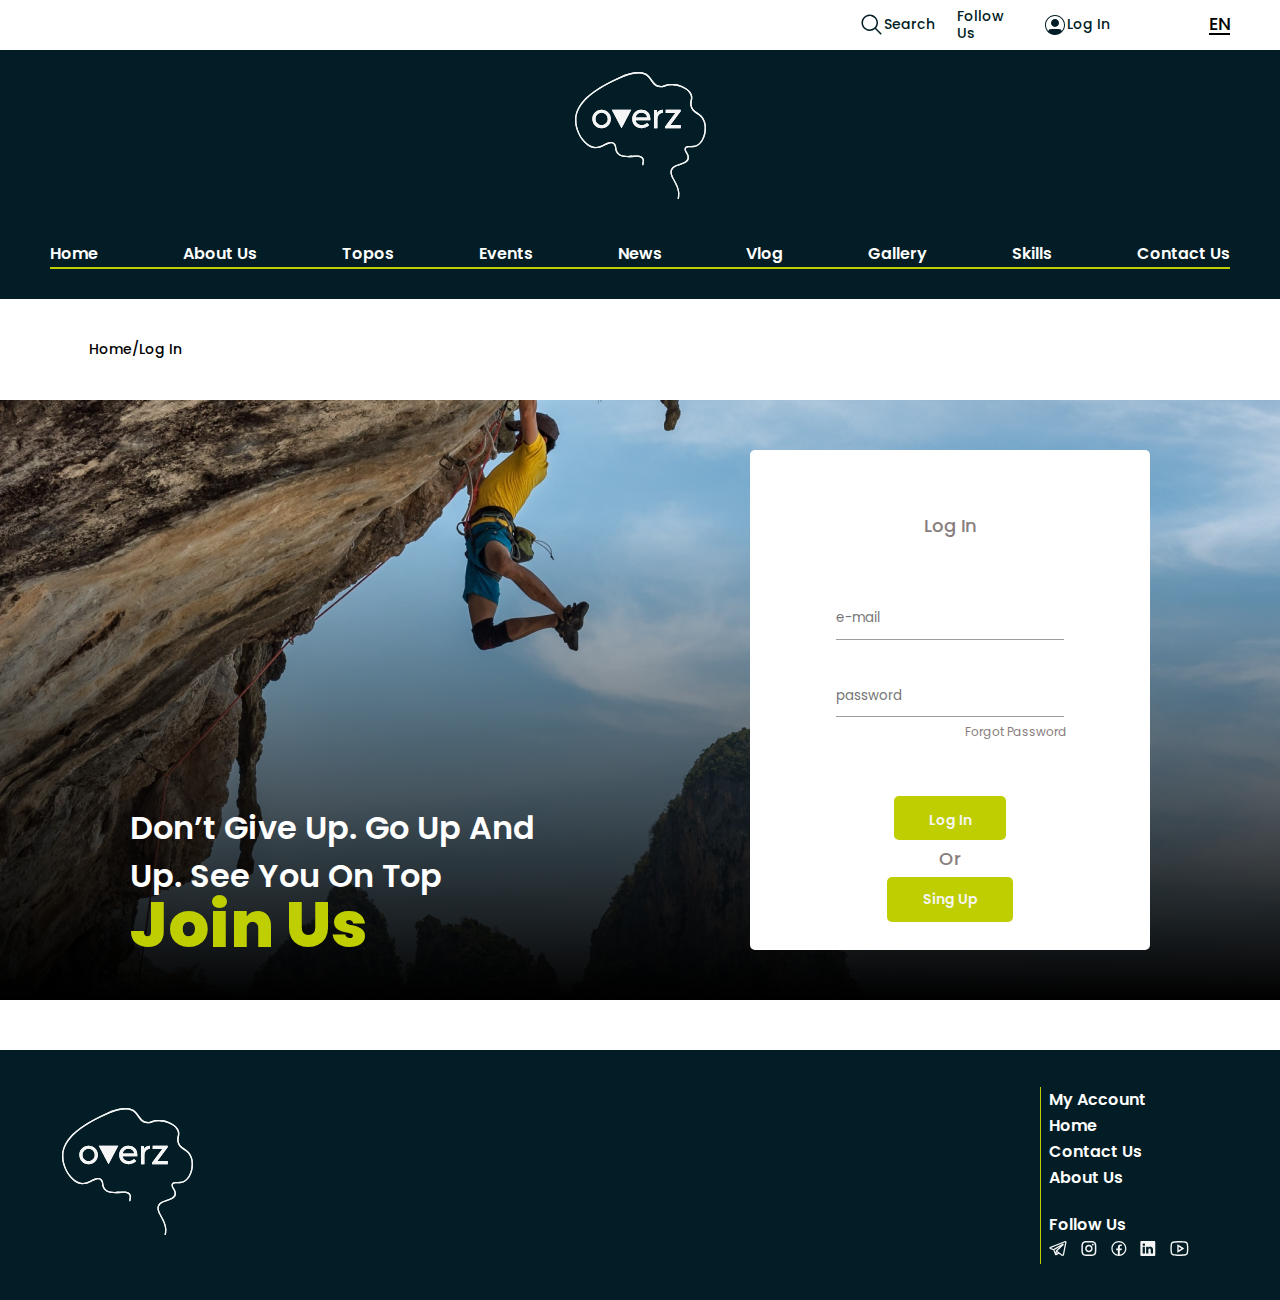
<file: components/logIn/Login.html>
<!DOCTYPE html>
<html lang="en">
  <head>
    <meta charset="UTF-8" />
    <meta name="viewport" content="width=device-width, initial-scale=1.0" />
    <link rel="stylesheet" href="../../Style/font.css" />
    <link rel="stylesheet" href="LogIn.css" />
    <link rel="icon" href="../../Images/Overz.svg" />
    <title>Overz Log In</title>
  </head>
  <body>
    <main>
      <header>
        <div class="head">
          <div class="nav">
            <div class="Search">
              <a href="../search/Search.html">
                <img src="../../Images/carbon_search.svg" />
                Search</a
              >
            </div>
            <div class="FollowUs">
              <p>Follow Us</p>
              <nav>
                <a href="https://web.telegram.org/a/">
                  <svg
                    xmlns="http://www.w3.org/2000/svg"
                    width="23"
                    height="23"
                    viewBox="0 0 71 62"
                    fill="none"
                  >
                    <path
                      fill-rule="evenodd"
                      clip-rule="evenodd"
                      d="M15.2906 37.5523C15.4405 37.6022 15.5947 37.6384 15.7513 37.6603C16.7387 39.985 17.7206 42.3121 18.6969 44.6415C20.4525 48.8329 22.222 53.1499 22.6094 54.3913C23.0945 55.9186 23.604 56.9578 24.1625 57.6691C24.4521 58.0318 24.7837 58.3526 25.1746 58.5967C25.3782 58.724 25.5961 58.827 25.8238 58.9036C26.9406 59.322 27.9597 59.1477 28.5984 58.9349C28.9732 58.8071 29.3299 58.6313 29.6594 58.4119L29.6769 58.4049L39.54 52.2607L50.9352 60.9853C51.1028 61.1144 51.2843 61.2225 51.4797 61.3096C52.8478 61.9024 54.1741 62.1117 55.4235 61.9443C56.666 61.7699 57.6537 61.2504 58.3902 60.661C59.2358 59.9801 59.9099 59.1107 60.3586 58.1225L60.39 58.0457L60.4005 58.0178L60.4075 58.0039V57.9969L60.4109 57.9934C60.4716 57.8435 60.5184 57.6882 60.5505 57.5297L70.9511 5.13648C70.984 4.96877 71.0004 4.79826 71 4.62737C71 3.09306 70.4206 1.63198 69.063 0.749753C67.8973 -0.00694053 66.6024 -0.0418116 65.7822 0.0209556C64.9027 0.0906969 64.086 0.306895 63.5381 0.481248C63.2314 0.57838 62.9286 0.687729 62.6307 0.809033L62.5923 0.826468L4.25826 23.6877L4.25128 23.6912C4.05392 23.7637 3.85948 23.844 3.66843 23.9318C3.20586 24.1396 2.76212 24.3869 2.34218 24.671C1.54992 25.2115 -0.275413 26.697 0.0352081 29.1519C0.279517 31.1047 1.61973 32.3077 2.43991 32.8866C2.88664 33.2039 3.31244 33.4305 3.62655 33.5805C3.76616 33.6502 4.06631 33.7688 4.19544 33.8246L4.23034 33.835L15.2906 37.5523ZM64.634 5.63862H64.627C64.597 5.65195 64.5667 5.66474 64.5363 5.67698L6.13246 28.5696C6.10242 28.5817 6.07216 28.5933 6.04172 28.6044L6.00682 28.6149C5.90013 28.6568 5.79532 28.7033 5.69271 28.7544C5.78985 28.81 5.89006 28.86 5.99286 28.9043L16.9588 32.5936C17.1548 32.6596 17.3423 32.7486 17.5173 32.8587L53.7343 11.6747L53.7692 11.6573C53.9099 11.5719 54.0543 11.4928 54.202 11.4202C54.4533 11.2912 54.8547 11.1029 55.3084 10.9634C55.6225 10.8657 56.5544 10.5903 57.5595 10.9146C58.0927 11.0825 58.5678 11.3968 58.9307 11.8216C59.2936 12.2465 59.5296 12.7647 59.6117 13.3171C59.7417 13.801 59.7453 14.31 59.6222 14.7957C59.3779 15.7546 58.7078 16.5008 58.0935 17.0727C57.57 17.5609 50.7817 24.1026 44.0841 30.5607L34.9644 39.3481L33.3415 40.9173L53.8355 56.616C54.1121 56.732 54.4126 56.7799 54.7116 56.7555C54.8622 56.7351 55.0038 56.6722 55.1199 56.5742C55.2614 56.4549 55.3828 56.3136 55.4794 56.1558L55.4864 56.1523L65.5728 5.33525C65.2551 5.4116 64.9436 5.51185 64.641 5.63513L64.634 5.63862ZM35.104 48.8573L31.0136 45.7259L30.0224 52.0201L35.104 48.8573ZM27.2617 39.512L31.3277 35.589L40.4474 26.7947L43.8433 23.5238L21.0877 36.8339L21.2098 37.1199C22.645 40.5073 24.0643 43.9014 25.4678 47.3021L26.4555 41.0254C26.5449 40.4432 26.8291 39.912 27.2617 39.512Z"
                      fill="black"
                    />
                  </svg>
                </a>
                <a href="https://www.instagram.com/"
                  ><svg
                    xmlns="http://www.w3.org/2000/svg"
                    width="23"
                    height="23"
                    viewBox="0 0 79 79"
                    fill="none"
                  >
                    <path
                      d="M39.5026 29.6247C36.8836 29.6247 34.3718 30.6651 32.5199 32.517C30.668 34.3689 29.6276 36.8807 29.6276 39.4997C29.6276 42.1187 30.668 44.6304 32.5199 46.4824C34.3718 48.3343 36.8836 49.3747 39.5026 49.3747C42.1216 49.3747 44.6334 48.3343 46.4853 46.4824C48.3372 44.6304 49.3776 42.1187 49.3776 39.4997C49.3776 36.8807 48.3372 34.3689 46.4853 32.517C44.6334 30.6651 42.1216 29.6247 39.5026 29.6247ZM39.5026 23.0413C43.8676 23.0413 48.0539 24.7753 51.1404 27.8619C54.2269 30.9484 55.9609 35.1347 55.9609 39.4997C55.9609 43.8647 54.2269 48.0509 51.1404 51.1375C48.0539 54.224 43.8676 55.958 39.5026 55.958C35.1376 55.958 30.9513 54.224 27.8648 51.1375C24.7783 48.0509 23.0443 43.8647 23.0443 39.4997C23.0443 35.1347 24.7783 30.9484 27.8648 27.8619C30.9513 24.7753 35.1376 23.0413 39.5026 23.0413ZM60.8984 22.2184C60.8984 23.3097 60.4649 24.3562 59.6933 25.1279C58.9217 25.8995 57.8751 26.333 56.7839 26.333C55.6926 26.333 54.646 25.8995 53.8744 25.1279C53.1028 24.3562 52.6693 23.3097 52.6693 22.2184C52.6693 21.1272 53.1028 20.0806 53.8744 19.309C54.646 18.5373 55.6926 18.1038 56.7839 18.1038C57.8751 18.1038 58.9217 18.5373 59.6933 19.309C60.4649 20.0806 60.8984 21.1272 60.8984 22.2184ZM39.5026 13.1663C31.359 13.1663 30.0292 13.1894 26.2405 13.3573C23.6598 13.479 21.9284 13.8247 20.3221 14.4501C18.9778 14.9436 17.7625 15.7347 16.7671 16.7641C15.7368 17.7595 14.9446 18.9748 14.4497 20.3191C13.8243 21.932 13.4787 23.6602 13.3602 26.2375C13.189 29.8715 13.166 31.1421 13.166 39.4997C13.166 47.6465 13.189 48.9731 13.3569 52.7618C13.4787 55.3392 13.8243 57.0739 14.4464 58.6769C15.006 60.1088 15.6644 61.1391 16.7572 62.2319C17.8665 63.3379 18.8968 63.9995 20.3122 64.546C21.9383 65.1747 23.6697 65.5236 26.2372 65.6421C29.8712 65.8133 31.1418 65.833 39.4993 65.833C47.6462 65.833 48.9727 65.81 52.7614 65.6421C55.3355 65.5203 57.0669 65.1747 58.6766 64.5525C60.0196 64.0566 61.2344 63.2658 62.2316 62.2385C63.3409 61.1325 64.0025 60.1022 64.5489 58.6835C65.1743 57.064 65.5232 55.3326 65.6417 52.7585C65.8129 49.1278 65.8326 47.8539 65.8326 39.4997C65.8326 31.3561 65.8096 30.0263 65.6417 26.2375C65.5199 23.6635 65.171 21.9255 64.5489 20.3191C64.0527 18.9762 63.262 17.7614 62.2349 16.7641C61.2399 15.7333 60.0245 14.9411 58.6799 14.4468C57.0669 13.8214 55.3355 13.4758 52.7614 13.3573C49.1307 13.1861 47.8634 13.1663 39.5026 13.1663ZM39.5026 6.58301C48.4461 6.58301 49.5619 6.61592 53.0741 6.78051C56.5765 6.94509 58.9662 7.4948 61.063 8.31113C63.2355 9.14722 65.0657 10.2795 66.8959 12.1064C68.5696 13.7519 69.8648 15.7424 70.6911 17.9393C71.5042 20.036 72.0572 22.4258 72.2218 25.9314C72.3765 29.4403 72.4193 30.5562 72.4193 39.4997C72.4193 48.4431 72.3864 49.559 72.2218 53.0679C72.0572 56.5735 71.5042 58.96 70.6911 61.0601C69.8671 63.2581 68.5716 65.2491 66.8959 66.8929C65.2499 68.5661 63.2596 69.8612 61.063 70.6882C58.9662 71.5013 56.5765 72.0543 53.0741 72.2188C49.5619 72.3736 48.4461 72.4163 39.5026 72.4163C30.5591 72.4163 29.4433 72.3834 25.9311 72.2188C22.4287 72.0543 20.0423 71.5013 17.9422 70.6882C15.7444 69.8636 13.7536 68.5682 12.1094 66.8929C10.4353 65.2476 9.14014 63.2571 8.31406 61.0601C7.49773 58.9633 6.94802 56.5735 6.78344 53.0679C6.62544 49.559 6.58594 48.4431 6.58594 39.4997C6.58594 30.5562 6.61885 29.4403 6.78344 25.9314C6.94802 22.4225 7.49773 20.0393 8.31406 17.9393C9.13776 15.741 10.4332 13.75 12.1094 12.1064C13.7541 10.4317 15.7448 9.13645 17.9422 8.31113C20.039 7.4948 22.4254 6.94509 25.9311 6.78051C29.4433 6.6258 30.5591 6.58301 39.5026 6.58301Z"
                      fill="black"
                    />
                  </svg>
                </a>
                <a href="https://www.facebook.com/"
                  ><svg
                    xmlns="http://www.w3.org/2000/svg"
                    width="23"
                    height="23"
                    viewBox="0 0 78 79"
                    fill="none"
                  >
                    <path
                      d="M39 9.875C22.8735 9.875 9.75 23.1667 9.75 39.5C9.75 55.8333 22.8735 69.125 39 69.125C55.1265 69.125 68.25 55.8333 68.25 39.5C68.25 23.1667 55.1265 9.875 39 9.875ZM39 14.8125C52.4916 14.8125 63.375 25.8355 63.375 39.5C63.3809 45.4101 61.2885 51.1253 57.4795 55.6027C53.6706 60.08 48.399 63.021 42.627 63.8888V46.6989H49.569L50.6586 39.5568H42.627V35.6562C42.627 32.6937 43.5898 30.0595 46.3271 30.0595H50.7268V23.8284C49.9541 23.7222 48.3186 23.4926 45.2278 23.4926C38.7733 23.4926 34.9903 26.9439 34.9903 34.8094V39.5568H28.3554V46.6989H34.9903V63.8271C29.2981 62.8782 24.1245 59.9104 20.3938 55.4539C16.6631 50.9975 14.6184 45.3427 14.625 39.5C14.625 25.8355 25.5084 14.8125 39 14.8125Z"
                      fill="black"
                    />
                  </svg>
                </a>
                <a href="https://www.linkedin.com/"
                  ><svg
                    xmlns="http://www.w3.org/2000/svg"
                    width="23"
                    height="23"
                    viewBox="0 0 62 63"
                    fill="none"
                  >
                    <path
                      d="M57.4155 0.000440461H4.58451C3.99064 -0.00788998 3.40096 0.102019 2.84915 0.32389C2.29734 0.545761 1.79421 0.875248 1.36848 1.29353C0.942761 1.71182 0.602789 2.21072 0.367983 2.76172C0.133176 3.31273 0.00813483 3.90506 0 4.50488V58.4951C0.00813483 59.0949 0.133176 59.6873 0.367983 60.2383C0.602789 60.7893 0.942761 61.2882 1.36848 61.7065C1.79421 62.1247 2.29734 62.4542 2.84915 62.6761C3.40096 62.898 3.99064 63.0079 4.58451 62.9996H57.4155C58.0094 63.0079 58.599 62.898 59.1509 62.6761C59.7027 62.4542 60.2058 62.1247 60.6315 61.7065C61.0572 61.2882 61.3972 60.7893 61.632 60.2383C61.8668 59.6873 61.9919 59.0949 62 58.4951V4.50488C61.9919 3.90506 61.8668 3.31273 61.632 2.76172C61.3972 2.21072 61.0572 1.71182 60.6315 1.29353C60.2058 0.875248 59.7027 0.545761 59.1509 0.32389C58.599 0.102019 58.0094 -0.00788998 57.4155 0.000440461ZM18.8058 52.7307H9.4497V24.3811H18.8058V52.7307ZM14.1278 20.4122C12.8374 20.4122 11.6 19.8944 10.6876 18.9729C9.77516 18.0514 9.26258 16.8015 9.26258 15.4982C9.26258 14.195 9.77516 12.9451 10.6876 12.0235C11.6 11.102 12.8374 10.5843 14.1278 10.5843C14.8129 10.5058 15.5068 10.5744 16.1639 10.7855C16.821 10.9967 17.4265 11.3456 17.9409 11.8095C18.4552 12.2734 18.8667 12.8418 19.1485 13.4775C19.4303 14.1131 19.5759 14.8018 19.5759 15.4982C19.5759 16.1947 19.4303 16.8833 19.1485 17.519C18.8667 18.1546 18.4552 18.723 17.9409 19.1869C17.4265 19.6508 16.821 19.9998 16.1639 20.2109C15.5068 20.4221 14.8129 20.4906 14.1278 20.4122ZM52.5503 52.7307H43.1942V37.5164C43.1942 33.705 41.8531 31.2165 38.4537 31.2165C37.4017 31.2243 36.3772 31.5576 35.5185 32.1715C34.6598 32.7854 34.0079 33.6504 33.6509 34.65C33.4069 35.3903 33.3011 36.17 33.339 36.9494V52.6992H23.9829V24.3496H33.339V28.35C34.189 26.8604 35.4252 25.6333 36.9145 24.8007C38.4037 23.9681 40.0897 23.5616 41.7907 23.6251C48.0282 23.6251 52.5503 27.6886 52.5503 36.4139V52.7307Z"
                      fill="#021D25"
                    />
                  </svg>
                </a>
                <a href="https://www.youtube.com/"
                  ><svg
                    xmlns="http://www.w3.org/2000/svg"
                    width="23"
                    height="23"
                    viewBox="0 0 78 78"
                    fill="none"
                  >
                    <path
                      d="M39 14.625C29.8204 14.625 21.7084 15.5756 16.7578 16.302C12.6628 16.9016 9.36 19.9851 8.60681 24.0703C7.97062 27.5462 7.3125 32.6308 7.3125 39C7.3125 45.3692 7.97062 50.4562 8.60681 53.9297C9.36 58.0149 12.6628 61.1081 16.7578 61.7004C21.7303 62.4219 29.8691 63.375 39 63.375C48.1309 63.375 56.2721 62.4244 61.2422 61.698C65.3372 61.1081 68.64 58.0149 69.3932 53.9297C70.0294 50.4441 70.6875 45.3497 70.6875 39C70.6875 32.6503 70.0391 27.5559 69.3932 24.0703C68.64 19.9851 65.3372 16.9016 61.2422 16.2996C56.2916 15.5781 48.1772 14.625 39 14.625ZM39 19.5C47.8554 19.5 55.7676 20.4043 60.5573 21.099C61.5526 21.2413 62.478 21.693 63.2025 22.3903C63.9269 23.0876 64.4136 23.9951 64.5938 24.9844C65.1836 28.2019 65.8125 32.9721 65.8125 39C65.8125 45.0182 65.1836 49.7981 64.5938 53.0156C64.4168 54.0062 63.931 54.9155 63.206 55.6133C62.481 56.3112 61.5539 56.7619 60.5573 56.901C55.7456 57.5957 47.7969 58.5 39 58.5C30.2006 58.5 22.2422 57.5957 17.4427 56.901C16.4468 56.7601 15.5206 56.3088 14.796 55.6113C14.0713 54.9137 13.585 54.0055 13.4062 53.0156C12.8164 49.7981 12.1875 45.0377 12.1875 39C12.1875 32.955 12.8164 28.2019 13.4062 24.9844C13.585 23.9945 14.0713 23.0863 14.796 22.3887C15.5206 21.6912 16.4468 21.2399 17.4427 21.099C22.2227 20.4043 30.1446 19.5 39 19.5ZM31.6875 25.0599V52.9425L35.3438 50.8853L52.4062 41.1352L56.0625 39L52.4062 36.8672L35.3438 27.1172L31.6875 25.0599ZM36.5625 33.4401L46.2369 39L36.5625 44.5599V33.4401Z"
                      fill="black"
                    />
                  </svg>
                </a>
              </nav>
            </div>
            <div class="LogIn">
              <a href="../logIn/Login.html">
                <img src="../../Images/healthicons_ui-user-profile.svg" />
                Log In</a
              >
            </div>
            <button>EN</button>
          </div>
        </div>
        <div class="body">
          <a href="../../index.html"
            ><img src="../../Images/overz-logo.svg" alt="Overz"
          /></a>
          <nav>
            <a href="../../index.html">Home</a>
            <a href="../aboutUs/AboutUs.html">About Us</a>
            <a href="../topos/Topos.html">Topos</a>
            <a href="../events/Events.html">Events</a>
            <a href="../news/News.html">News</a>
            <a href="../vlog/Vlog.html">Vlog</a>
            <a href="../gallery/Gallery.html">Gallery</a>
            <a href="../skills/Skills.html">Skills</a>
            <a href="../contactUs/ContactUs.html">Contact Us</a>
          </nav>
          <div class="burgerMenu">
            <svg
              xmlns="http://www.w3.org/2000/svg"
              width="20"
              height="20"
              viewBox="0 0 20 20"
              fill="none"
            >
              <path
                d="M2.44141 4.90088H17.0979M2.44141 9.80164H17.0979M2.44141 14.7024H17.0979"
                stroke="#F5F5F5"
                stroke-width="2.5"
                stroke-linecap="round"
                stroke-linejoin="round"
              />
            </svg>
            <div class="hiddenMenu">
              <nav>
                <a id="Search" href="../search/Search.html"
                  ><svg
                    xmlns="http://www.w3.org/2000/svg"
                    width="9"
                    height="10"
                    viewBox="0 0 9 10"
                    fill="none"
                  >
                    <path
                      d="M9 9.02929L6.486 6.51529C7.09013 5.79002 7.39139 4.85976 7.3271 3.91803C7.26282 2.9763 6.83795 2.0956 6.14087 1.45915C5.44379 0.822706 4.52817 0.479505 3.58449 0.500947C2.64081 0.52239 1.74173 0.906824 1.07428 1.57428C0.406824 2.24173 0.0223896 3.14081 0.000947471 4.08449C-0.0204947 5.02817 0.322706 5.94379 0.959155 6.64087C1.5956 7.33795 2.4763 7.76282 3.41803 7.8271C4.35976 7.89139 5.29002 7.59013 6.01529 6.986L8.52929 9.5L9 9.02929ZM0.677689 4.17372C0.677689 3.58116 0.853403 3.00191 1.18261 2.50922C1.51182 2.01652 1.97974 1.63251 2.52719 1.40575C3.07464 1.17899 3.67704 1.11965 4.25822 1.23526C4.83939 1.35086 5.37323 1.6362 5.79224 2.05521C6.21124 2.47421 6.49658 3.00805 6.61219 3.58922C6.72779 4.1704 6.66846 4.7728 6.44169 5.32025C6.21493 5.86771 5.83092 6.33562 5.33823 6.66483C4.84553 6.99404 4.26628 7.16975 3.67372 7.16975C2.87939 7.16887 2.11785 6.85294 1.55618 6.29126C0.994506 5.72959 0.67857 4.96805 0.677689 4.17372Z"
                      fill="#021D25"
                    />
                  </svg>
                  Search
                </a>
                <p>Follow Us</p>
                <svg
                  xmlns="http://www.w3.org/2000/svg"
                  width="82"
                  height="3"
                  viewBox="0 0 82 3"
                  fill="none"
                >
                  <path d="M0 1.5H82" stroke="#BECE00" stroke-width="2" />
                </svg>
                <a href="../../index.html">Home</a>
                <a href="../aboutUs/AboutUs.html">About Us</a>
                <a href="../topos/Topos.html">Topos</a>
                <a href="../events/Events.html">Events</a>
                <a href="../news/News.html">News</a>
                <a href="../vlog/Vlog.html">Vlog</a>
                <a href="../gallery/Gallery.html">Gallery</a>
                <a href="../skills/Skills.html">Skills</a>
                <a href="../contactUs/ContactUs.html">Contact Us</a>
              </nav>
            </div>
          </div>
        </div>
      </header>
      <section id="pageTitle">
        <h2><a href="../../index.html">Home</a>/Log In</h2>
      </section>
      <section id="LogInContent">
        <div>
          <h3>Don’t Give Up. Go Up and Up. See You On Top</h3>
          <h1>join us</h1>
        </div>
        <form action="">
          <h2>Log In</h2>
          <input type="email" placeholder="e-mail" required />
          <input type="text" placeholder="password" minlength="8" required />
          <a href="">Forgot Password</a>
          <input id="button" type="submit" value="Log In" />
          <h2>Or</h2>
          <a href="SingUp.html" class="button">Sing Up</a>
        </form>
      </section>
      <footer>
        <div class="FooterContent">
          <a href="../../index.html">
            <img src="../../Images/overz-logo.svg" alt="Overz" />
          </a>
          <div class="footerNav">
            <nav>
              <a href="">My Account</a>
              <a href="../../index.html">Home</a>
              <a href="../contactUs/ContactUs.html">Contact Us</a>
              <a href="../aboutUs/AboutUs.html">About Us</a>
            </nav>
            <div class="FollowUs">
              <h2>Follow Us</h2>
              <nav>
                <a href="https://web.telegram.org/a/"
                  ><img src="../../Images/webSites/telegram.svg"
                /></a>
                <a href="https://www.instagram.com/"
                  ><img src="../../Images/webSites/instagram.svg"
                /></a>
                <a href="https://www.facebook.com/"
                  ><img src="../../Images/webSites/facebook.svg"
                /></a>
                <a href="https://www.linkedin.com/"
                  ><img src="../../Images/webSites/linkedin.svg"
                /></a>
                <a href="https://www.youtube.com/"
                  ><img src="../../Images/webSites/youtube.svg"
                /></a>
              </nav>
            </div>
          </div>
        </div>
      </footer>
    </main>
    <script src="../../Script/script.js"></script>
  </body>
</html>
</file>
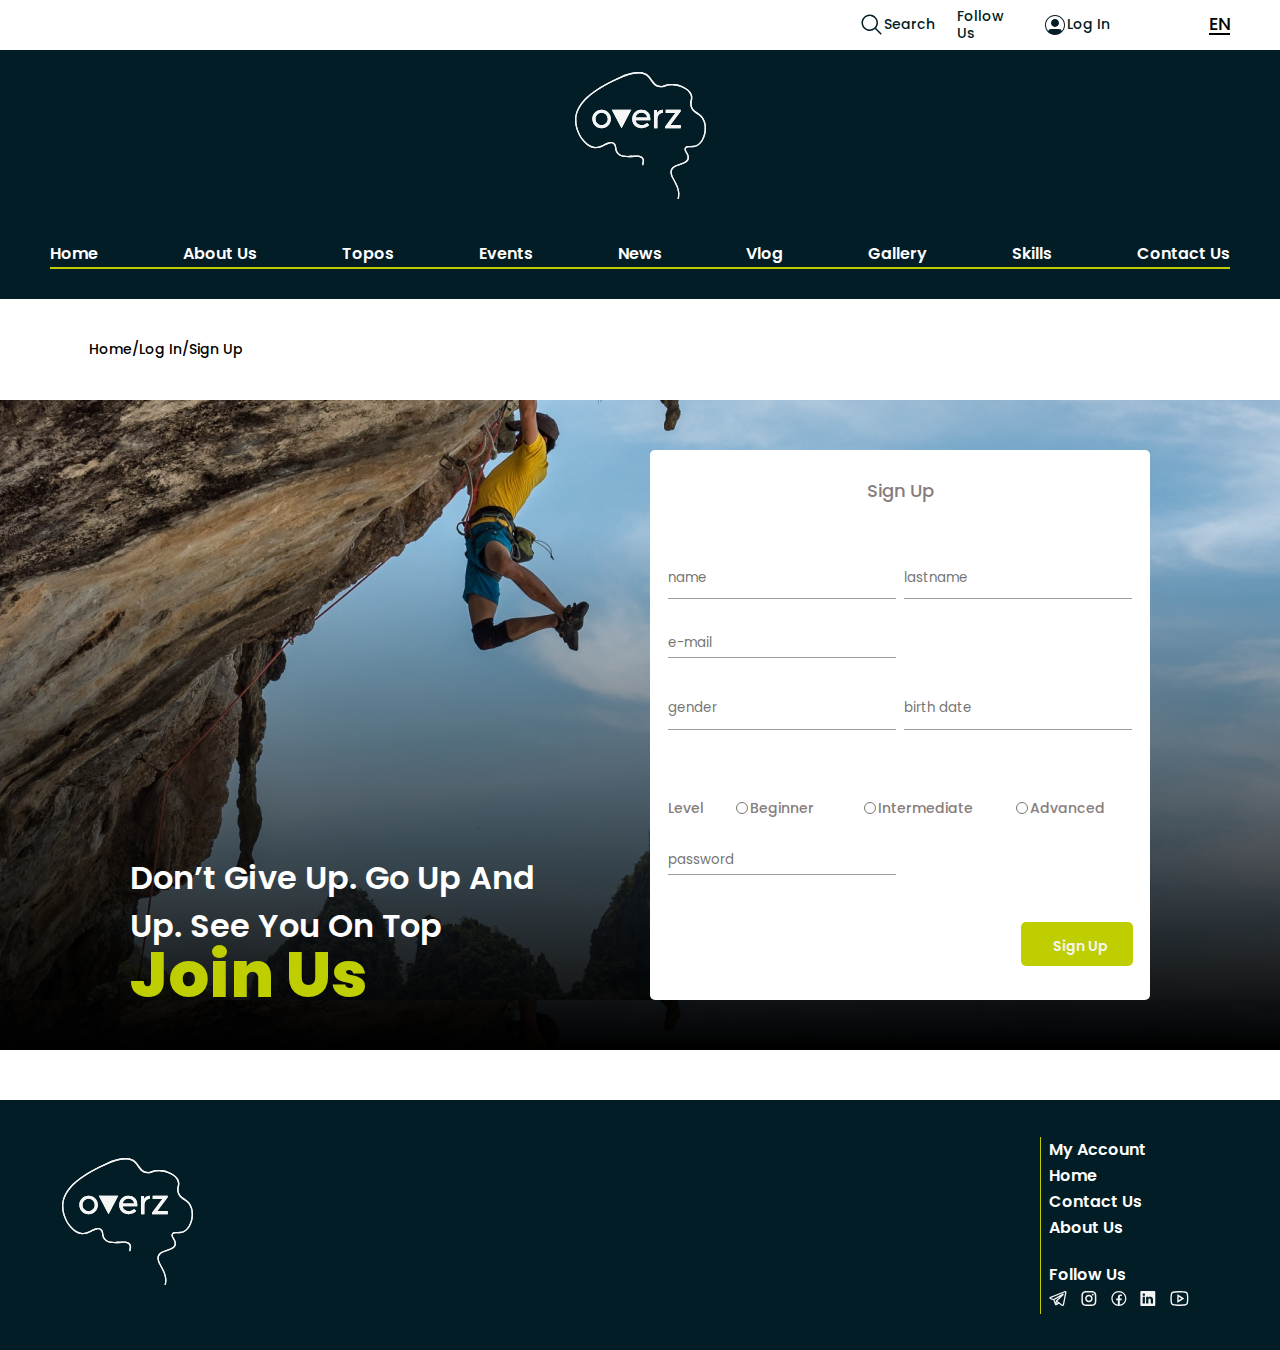
<file: components/logIn/SingUp.html>
<!DOCTYPE html>
<html lang="en">
  <head>
    <meta charset="UTF-8" />
    <meta name="viewport" content="width=device-width, initial-scale=1.0" />
    <link rel="stylesheet" href="../../Style/font.css" />
    <link rel="stylesheet" href="LogIn.css" />
    <link rel="icon" href="../../Images/Overz.svg" />
    <title>Overz Sing In</title>
  </head>
  <body>
    <main>
      <header>
        <div class="head">
          <div class="nav">
            <div class="Search">
              <a href="../search/Search.html">
                <img src="../../Images/carbon_search.svg" />
                Search</a
              >
            </div>
            <div class="FollowUs">
              <p>Follow Us</p>
              <nav>
                <a href="https://web.telegram.org/a/">
                  <svg
                    xmlns="http://www.w3.org/2000/svg"
                    width="23"
                    height="23"
                    viewBox="0 0 71 62"
                    fill="none"
                  >
                    <path
                      fill-rule="evenodd"
                      clip-rule="evenodd"
                      d="M15.2906 37.5523C15.4405 37.6022 15.5947 37.6384 15.7513 37.6603C16.7387 39.985 17.7206 42.3121 18.6969 44.6415C20.4525 48.8329 22.222 53.1499 22.6094 54.3913C23.0945 55.9186 23.604 56.9578 24.1625 57.6691C24.4521 58.0318 24.7837 58.3526 25.1746 58.5967C25.3782 58.724 25.5961 58.827 25.8238 58.9036C26.9406 59.322 27.9597 59.1477 28.5984 58.9349C28.9732 58.8071 29.3299 58.6313 29.6594 58.4119L29.6769 58.4049L39.54 52.2607L50.9352 60.9853C51.1028 61.1144 51.2843 61.2225 51.4797 61.3096C52.8478 61.9024 54.1741 62.1117 55.4235 61.9443C56.666 61.7699 57.6537 61.2504 58.3902 60.661C59.2358 59.9801 59.9099 59.1107 60.3586 58.1225L60.39 58.0457L60.4005 58.0178L60.4075 58.0039V57.9969L60.4109 57.9934C60.4716 57.8435 60.5184 57.6882 60.5505 57.5297L70.9511 5.13648C70.984 4.96877 71.0004 4.79826 71 4.62737C71 3.09306 70.4206 1.63198 69.063 0.749753C67.8973 -0.00694053 66.6024 -0.0418116 65.7822 0.0209556C64.9027 0.0906969 64.086 0.306895 63.5381 0.481248C63.2314 0.57838 62.9286 0.687729 62.6307 0.809033L62.5923 0.826468L4.25826 23.6877L4.25128 23.6912C4.05392 23.7637 3.85948 23.844 3.66843 23.9318C3.20586 24.1396 2.76212 24.3869 2.34218 24.671C1.54992 25.2115 -0.275413 26.697 0.0352081 29.1519C0.279517 31.1047 1.61973 32.3077 2.43991 32.8866C2.88664 33.2039 3.31244 33.4305 3.62655 33.5805C3.76616 33.6502 4.06631 33.7688 4.19544 33.8246L4.23034 33.835L15.2906 37.5523ZM64.634 5.63862H64.627C64.597 5.65195 64.5667 5.66474 64.5363 5.67698L6.13246 28.5696C6.10242 28.5817 6.07216 28.5933 6.04172 28.6044L6.00682 28.6149C5.90013 28.6568 5.79532 28.7033 5.69271 28.7544C5.78985 28.81 5.89006 28.86 5.99286 28.9043L16.9588 32.5936C17.1548 32.6596 17.3423 32.7486 17.5173 32.8587L53.7343 11.6747L53.7692 11.6573C53.9099 11.5719 54.0543 11.4928 54.202 11.4202C54.4533 11.2912 54.8547 11.1029 55.3084 10.9634C55.6225 10.8657 56.5544 10.5903 57.5595 10.9146C58.0927 11.0825 58.5678 11.3968 58.9307 11.8216C59.2936 12.2465 59.5296 12.7647 59.6117 13.3171C59.7417 13.801 59.7453 14.31 59.6222 14.7957C59.3779 15.7546 58.7078 16.5008 58.0935 17.0727C57.57 17.5609 50.7817 24.1026 44.0841 30.5607L34.9644 39.3481L33.3415 40.9173L53.8355 56.616C54.1121 56.732 54.4126 56.7799 54.7116 56.7555C54.8622 56.7351 55.0038 56.6722 55.1199 56.5742C55.2614 56.4549 55.3828 56.3136 55.4794 56.1558L55.4864 56.1523L65.5728 5.33525C65.2551 5.4116 64.9436 5.51185 64.641 5.63513L64.634 5.63862ZM35.104 48.8573L31.0136 45.7259L30.0224 52.0201L35.104 48.8573ZM27.2617 39.512L31.3277 35.589L40.4474 26.7947L43.8433 23.5238L21.0877 36.8339L21.2098 37.1199C22.645 40.5073 24.0643 43.9014 25.4678 47.3021L26.4555 41.0254C26.5449 40.4432 26.8291 39.912 27.2617 39.512Z"
                      fill="black"
                    />
                  </svg>
                </a>
                <a href="https://www.instagram.com/"
                  ><svg
                    xmlns="http://www.w3.org/2000/svg"
                    width="23"
                    height="23"
                    viewBox="0 0 79 79"
                    fill="none"
                  >
                    <path
                      d="M39.5026 29.6247C36.8836 29.6247 34.3718 30.6651 32.5199 32.517C30.668 34.3689 29.6276 36.8807 29.6276 39.4997C29.6276 42.1187 30.668 44.6304 32.5199 46.4824C34.3718 48.3343 36.8836 49.3747 39.5026 49.3747C42.1216 49.3747 44.6334 48.3343 46.4853 46.4824C48.3372 44.6304 49.3776 42.1187 49.3776 39.4997C49.3776 36.8807 48.3372 34.3689 46.4853 32.517C44.6334 30.6651 42.1216 29.6247 39.5026 29.6247ZM39.5026 23.0413C43.8676 23.0413 48.0539 24.7753 51.1404 27.8619C54.2269 30.9484 55.9609 35.1347 55.9609 39.4997C55.9609 43.8647 54.2269 48.0509 51.1404 51.1375C48.0539 54.224 43.8676 55.958 39.5026 55.958C35.1376 55.958 30.9513 54.224 27.8648 51.1375C24.7783 48.0509 23.0443 43.8647 23.0443 39.4997C23.0443 35.1347 24.7783 30.9484 27.8648 27.8619C30.9513 24.7753 35.1376 23.0413 39.5026 23.0413ZM60.8984 22.2184C60.8984 23.3097 60.4649 24.3562 59.6933 25.1279C58.9217 25.8995 57.8751 26.333 56.7839 26.333C55.6926 26.333 54.646 25.8995 53.8744 25.1279C53.1028 24.3562 52.6693 23.3097 52.6693 22.2184C52.6693 21.1272 53.1028 20.0806 53.8744 19.309C54.646 18.5373 55.6926 18.1038 56.7839 18.1038C57.8751 18.1038 58.9217 18.5373 59.6933 19.309C60.4649 20.0806 60.8984 21.1272 60.8984 22.2184ZM39.5026 13.1663C31.359 13.1663 30.0292 13.1894 26.2405 13.3573C23.6598 13.479 21.9284 13.8247 20.3221 14.4501C18.9778 14.9436 17.7625 15.7347 16.7671 16.7641C15.7368 17.7595 14.9446 18.9748 14.4497 20.3191C13.8243 21.932 13.4787 23.6602 13.3602 26.2375C13.189 29.8715 13.166 31.1421 13.166 39.4997C13.166 47.6465 13.189 48.9731 13.3569 52.7618C13.4787 55.3392 13.8243 57.0739 14.4464 58.6769C15.006 60.1088 15.6644 61.1391 16.7572 62.2319C17.8665 63.3379 18.8968 63.9995 20.3122 64.546C21.9383 65.1747 23.6697 65.5236 26.2372 65.6421C29.8712 65.8133 31.1418 65.833 39.4993 65.833C47.6462 65.833 48.9727 65.81 52.7614 65.6421C55.3355 65.5203 57.0669 65.1747 58.6766 64.5525C60.0196 64.0566 61.2344 63.2658 62.2316 62.2385C63.3409 61.1325 64.0025 60.1022 64.5489 58.6835C65.1743 57.064 65.5232 55.3326 65.6417 52.7585C65.8129 49.1278 65.8326 47.8539 65.8326 39.4997C65.8326 31.3561 65.8096 30.0263 65.6417 26.2375C65.5199 23.6635 65.171 21.9255 64.5489 20.3191C64.0527 18.9762 63.262 17.7614 62.2349 16.7641C61.2399 15.7333 60.0245 14.9411 58.6799 14.4468C57.0669 13.8214 55.3355 13.4758 52.7614 13.3573C49.1307 13.1861 47.8634 13.1663 39.5026 13.1663ZM39.5026 6.58301C48.4461 6.58301 49.5619 6.61592 53.0741 6.78051C56.5765 6.94509 58.9662 7.4948 61.063 8.31113C63.2355 9.14722 65.0657 10.2795 66.8959 12.1064C68.5696 13.7519 69.8648 15.7424 70.6911 17.9393C71.5042 20.036 72.0572 22.4258 72.2218 25.9314C72.3765 29.4403 72.4193 30.5562 72.4193 39.4997C72.4193 48.4431 72.3864 49.559 72.2218 53.0679C72.0572 56.5735 71.5042 58.96 70.6911 61.0601C69.8671 63.2581 68.5716 65.2491 66.8959 66.8929C65.2499 68.5661 63.2596 69.8612 61.063 70.6882C58.9662 71.5013 56.5765 72.0543 53.0741 72.2188C49.5619 72.3736 48.4461 72.4163 39.5026 72.4163C30.5591 72.4163 29.4433 72.3834 25.9311 72.2188C22.4287 72.0543 20.0423 71.5013 17.9422 70.6882C15.7444 69.8636 13.7536 68.5682 12.1094 66.8929C10.4353 65.2476 9.14014 63.2571 8.31406 61.0601C7.49773 58.9633 6.94802 56.5735 6.78344 53.0679C6.62544 49.559 6.58594 48.4431 6.58594 39.4997C6.58594 30.5562 6.61885 29.4403 6.78344 25.9314C6.94802 22.4225 7.49773 20.0393 8.31406 17.9393C9.13776 15.741 10.4332 13.75 12.1094 12.1064C13.7541 10.4317 15.7448 9.13645 17.9422 8.31113C20.039 7.4948 22.4254 6.94509 25.9311 6.78051C29.4433 6.6258 30.5591 6.58301 39.5026 6.58301Z"
                      fill="black"
                    />
                  </svg>
                </a>
                <a href="https://www.facebook.com/"
                  ><svg
                    xmlns="http://www.w3.org/2000/svg"
                    width="23"
                    height="23"
                    viewBox="0 0 78 79"
                    fill="none"
                  >
                    <path
                      d="M39 9.875C22.8735 9.875 9.75 23.1667 9.75 39.5C9.75 55.8333 22.8735 69.125 39 69.125C55.1265 69.125 68.25 55.8333 68.25 39.5C68.25 23.1667 55.1265 9.875 39 9.875ZM39 14.8125C52.4916 14.8125 63.375 25.8355 63.375 39.5C63.3809 45.4101 61.2885 51.1253 57.4795 55.6027C53.6706 60.08 48.399 63.021 42.627 63.8888V46.6989H49.569L50.6586 39.5568H42.627V35.6562C42.627 32.6937 43.5898 30.0595 46.3271 30.0595H50.7268V23.8284C49.9541 23.7222 48.3186 23.4926 45.2278 23.4926C38.7733 23.4926 34.9903 26.9439 34.9903 34.8094V39.5568H28.3554V46.6989H34.9903V63.8271C29.2981 62.8782 24.1245 59.9104 20.3938 55.4539C16.6631 50.9975 14.6184 45.3427 14.625 39.5C14.625 25.8355 25.5084 14.8125 39 14.8125Z"
                      fill="black"
                    />
                  </svg>
                </a>
                <a href="https://www.linkedin.com/"
                  ><svg
                    xmlns="http://www.w3.org/2000/svg"
                    width="23"
                    height="23"
                    viewBox="0 0 62 63"
                    fill="none"
                  >
                    <path
                      d="M57.4155 0.000440461H4.58451C3.99064 -0.00788998 3.40096 0.102019 2.84915 0.32389C2.29734 0.545761 1.79421 0.875248 1.36848 1.29353C0.942761 1.71182 0.602789 2.21072 0.367983 2.76172C0.133176 3.31273 0.00813483 3.90506 0 4.50488V58.4951C0.00813483 59.0949 0.133176 59.6873 0.367983 60.2383C0.602789 60.7893 0.942761 61.2882 1.36848 61.7065C1.79421 62.1247 2.29734 62.4542 2.84915 62.6761C3.40096 62.898 3.99064 63.0079 4.58451 62.9996H57.4155C58.0094 63.0079 58.599 62.898 59.1509 62.6761C59.7027 62.4542 60.2058 62.1247 60.6315 61.7065C61.0572 61.2882 61.3972 60.7893 61.632 60.2383C61.8668 59.6873 61.9919 59.0949 62 58.4951V4.50488C61.9919 3.90506 61.8668 3.31273 61.632 2.76172C61.3972 2.21072 61.0572 1.71182 60.6315 1.29353C60.2058 0.875248 59.7027 0.545761 59.1509 0.32389C58.599 0.102019 58.0094 -0.00788998 57.4155 0.000440461ZM18.8058 52.7307H9.4497V24.3811H18.8058V52.7307ZM14.1278 20.4122C12.8374 20.4122 11.6 19.8944 10.6876 18.9729C9.77516 18.0514 9.26258 16.8015 9.26258 15.4982C9.26258 14.195 9.77516 12.9451 10.6876 12.0235C11.6 11.102 12.8374 10.5843 14.1278 10.5843C14.8129 10.5058 15.5068 10.5744 16.1639 10.7855C16.821 10.9967 17.4265 11.3456 17.9409 11.8095C18.4552 12.2734 18.8667 12.8418 19.1485 13.4775C19.4303 14.1131 19.5759 14.8018 19.5759 15.4982C19.5759 16.1947 19.4303 16.8833 19.1485 17.519C18.8667 18.1546 18.4552 18.723 17.9409 19.1869C17.4265 19.6508 16.821 19.9998 16.1639 20.2109C15.5068 20.4221 14.8129 20.4906 14.1278 20.4122ZM52.5503 52.7307H43.1942V37.5164C43.1942 33.705 41.8531 31.2165 38.4537 31.2165C37.4017 31.2243 36.3772 31.5576 35.5185 32.1715C34.6598 32.7854 34.0079 33.6504 33.6509 34.65C33.4069 35.3903 33.3011 36.17 33.339 36.9494V52.6992H23.9829V24.3496H33.339V28.35C34.189 26.8604 35.4252 25.6333 36.9145 24.8007C38.4037 23.9681 40.0897 23.5616 41.7907 23.6251C48.0282 23.6251 52.5503 27.6886 52.5503 36.4139V52.7307Z"
                      fill="#021D25"
                    />
                  </svg>
                </a>
                <a href="https://www.youtube.com/"
                  ><svg
                    xmlns="http://www.w3.org/2000/svg"
                    width="23"
                    height="23"
                    viewBox="0 0 78 78"
                    fill="none"
                  >
                    <path
                      d="M39 14.625C29.8204 14.625 21.7084 15.5756 16.7578 16.302C12.6628 16.9016 9.36 19.9851 8.60681 24.0703C7.97062 27.5462 7.3125 32.6308 7.3125 39C7.3125 45.3692 7.97062 50.4562 8.60681 53.9297C9.36 58.0149 12.6628 61.1081 16.7578 61.7004C21.7303 62.4219 29.8691 63.375 39 63.375C48.1309 63.375 56.2721 62.4244 61.2422 61.698C65.3372 61.1081 68.64 58.0149 69.3932 53.9297C70.0294 50.4441 70.6875 45.3497 70.6875 39C70.6875 32.6503 70.0391 27.5559 69.3932 24.0703C68.64 19.9851 65.3372 16.9016 61.2422 16.2996C56.2916 15.5781 48.1772 14.625 39 14.625ZM39 19.5C47.8554 19.5 55.7676 20.4043 60.5573 21.099C61.5526 21.2413 62.478 21.693 63.2025 22.3903C63.9269 23.0876 64.4136 23.9951 64.5938 24.9844C65.1836 28.2019 65.8125 32.9721 65.8125 39C65.8125 45.0182 65.1836 49.7981 64.5938 53.0156C64.4168 54.0062 63.931 54.9155 63.206 55.6133C62.481 56.3112 61.5539 56.7619 60.5573 56.901C55.7456 57.5957 47.7969 58.5 39 58.5C30.2006 58.5 22.2422 57.5957 17.4427 56.901C16.4468 56.7601 15.5206 56.3088 14.796 55.6113C14.0713 54.9137 13.585 54.0055 13.4062 53.0156C12.8164 49.7981 12.1875 45.0377 12.1875 39C12.1875 32.955 12.8164 28.2019 13.4062 24.9844C13.585 23.9945 14.0713 23.0863 14.796 22.3887C15.5206 21.6912 16.4468 21.2399 17.4427 21.099C22.2227 20.4043 30.1446 19.5 39 19.5ZM31.6875 25.0599V52.9425L35.3438 50.8853L52.4062 41.1352L56.0625 39L52.4062 36.8672L35.3438 27.1172L31.6875 25.0599ZM36.5625 33.4401L46.2369 39L36.5625 44.5599V33.4401Z"
                      fill="black"
                    />
                  </svg>
                </a>
              </nav>
            </div>
            <div class="LogIn">
              <a href="../logIn/Login.html">
                <img src="../../Images/healthicons_ui-user-profile.svg" />
                Log In</a
              >
            </div>
            <button>EN</button>
          </div>
        </div>
        <div class="body">
          <a href="../../index.html"
            ><img src="../../Images/overz-logo.svg" alt="Overz"
          /></a>
          <nav>
            <a href="../../index.html">Home</a>
            <a href="../aboutUs/AboutUs.html">About Us</a>
            <a href="../topos/Topos.html">Topos</a>
            <a href="../events/Events.html">Events</a>
            <a href="../news/News.html">News</a>
            <a href="../vlog/Vlog.html">Vlog</a>
            <a href="../gallery/Gallery.html">Gallery</a>
            <a href="../skills/Skills.html">Skills</a>
            <a href="ContactUs.html">Contact Us</a>
          </nav>
          <div class="burgerMenu">
            <svg
              xmlns="http://www.w3.org/2000/svg"
              width="20"
              height="20"
              viewBox="0 0 20 20"
              fill="none"
            >
              <path
                d="M2.44141 4.90088H17.0979M2.44141 9.80164H17.0979M2.44141 14.7024H17.0979"
                stroke="#F5F5F5"
                stroke-width="2.5"
                stroke-linecap="round"
                stroke-linejoin="round"
              />
            </svg>
            <div class="hiddenMenu">
              <nav>
                <a id="Search" href="../search/Search.html"
                  ><svg
                    xmlns="http://www.w3.org/2000/svg"
                    width="9"
                    height="10"
                    viewBox="0 0 9 10"
                    fill="none"
                  >
                    <path
                      d="M9 9.02929L6.486 6.51529C7.09013 5.79002 7.39139 4.85976 7.3271 3.91803C7.26282 2.9763 6.83795 2.0956 6.14087 1.45915C5.44379 0.822706 4.52817 0.479505 3.58449 0.500947C2.64081 0.52239 1.74173 0.906824 1.07428 1.57428C0.406824 2.24173 0.0223896 3.14081 0.000947471 4.08449C-0.0204947 5.02817 0.322706 5.94379 0.959155 6.64087C1.5956 7.33795 2.4763 7.76282 3.41803 7.8271C4.35976 7.89139 5.29002 7.59013 6.01529 6.986L8.52929 9.5L9 9.02929ZM0.677689 4.17372C0.677689 3.58116 0.853403 3.00191 1.18261 2.50922C1.51182 2.01652 1.97974 1.63251 2.52719 1.40575C3.07464 1.17899 3.67704 1.11965 4.25822 1.23526C4.83939 1.35086 5.37323 1.6362 5.79224 2.05521C6.21124 2.47421 6.49658 3.00805 6.61219 3.58922C6.72779 4.1704 6.66846 4.7728 6.44169 5.32025C6.21493 5.86771 5.83092 6.33562 5.33823 6.66483C4.84553 6.99404 4.26628 7.16975 3.67372 7.16975C2.87939 7.16887 2.11785 6.85294 1.55618 6.29126C0.994506 5.72959 0.67857 4.96805 0.677689 4.17372Z"
                      fill="#021D25"
                    />
                  </svg>
                  Search
                </a>
                <p>Follow Us</p>
                <svg
                  xmlns="http://www.w3.org/2000/svg"
                  width="82"
                  height="3"
                  viewBox="0 0 82 3"
                  fill="none"
                >
                  <path d="M0 1.5H82" stroke="#BECE00" stroke-width="2" />
                </svg>
                <a href="../../index.html">Home</a>
                <a href="../aboutUs/AboutUs.html">About Us</a>
                <a href="../topos/Topos.html">Topos</a>
                <a href="../events/Events.html">Events</a>
                <a href="../news/News.html">News</a>
                <a href="../vlog/Vlog.html">Vlog</a>
                <a href="../gallery/Gallery.html">Gallery</a>
                <a href="../skills/Skills.html">Skills</a>
                <a href="ContactUs.html">Contact Us</a>
              </nav>
            </div>
          </div>
        </div>
      </header>
      <section id="pageTitle">
        <h2>
          <a href="../../index.html">Home</a>/<a href="Login.html">Log In</a
          >/Sign Up
        </h2>
      </section>
      <section id="SingUpContent">
        <div>
          <h3>Don’t Give Up. Go Up and Up. See You On Top</h3>
          <h1>join us</h1>
        </div>
        <form action="">
          <h2>Sign Up</h2>
          <div>
            <input type="text" placeholder="name" required />
            <input type="text" placeholder="lastname" required />
          </div>
          <input type="email" placeholder="e-mail" required />
          <div>
            <input type="text" placeholder="gender" required />
            <input type="text" placeholder="birth date" required />
          </div>
          <div class="radio">
            <p>level</p>
            <div>
              <input name="level" id="Beginner" type="radio" />
              <label for="Beginner">Beginner</label>
            </div>
            <div>
              <input name="level" id="Intermediate" type="radio" />
              <label for="Intermediate">Intermediate</label>
            </div>
            <div>
              <input name="level" id="Advanced" type="radio" />
              <label for="Advanced">Advanced</label>
            </div>
          </div>
          <input type="text" placeholder="password" minlength="8" required />
          <input id="button" type="submit" value="Sign Up" />
        </form>
      </section>
      <footer>
        <div class="FooterContent">
          <a href="../../index.html">
            <img src="../../Images/overz-logo.svg" alt="Overz" />
          </a>
          <div class="footerNav">
            <nav>
              <a href="">My Account</a>
              <a href="../../index.html">Home</a>
              <a href="../contactUs/ContactUs.html">Contact Us</a>
              <a href="../aboutUs/AboutUs.html">About Us</a>
            </nav>
            <div class="FollowUs">
              <h2>Follow Us</h2>
              <nav>
                <a href="https://web.telegram.org/a/"
                  ><img src="../../Images/webSites/telegram.svg"
                /></a>
                <a href="https://www.instagram.com/"
                  ><img src="../../Images/webSites/instagram.svg"
                /></a>
                <a href="https://www.facebook.com/"
                  ><img src="../../Images/webSites/facebook.svg"
                /></a>
                <a href="https://www.linkedin.com/"
                  ><img src="../../Images/webSites/linkedin.svg"
                /></a>
                <a href="https://www.youtube.com/"
                  ><img src="../../Images/webSites/youtube.svg"
                /></a>
              </nav>
            </div>
          </div>
        </div>
      </footer>
    </main>
    <script src="../../Script/script.js"></script>
  </body>
</html>
</file>
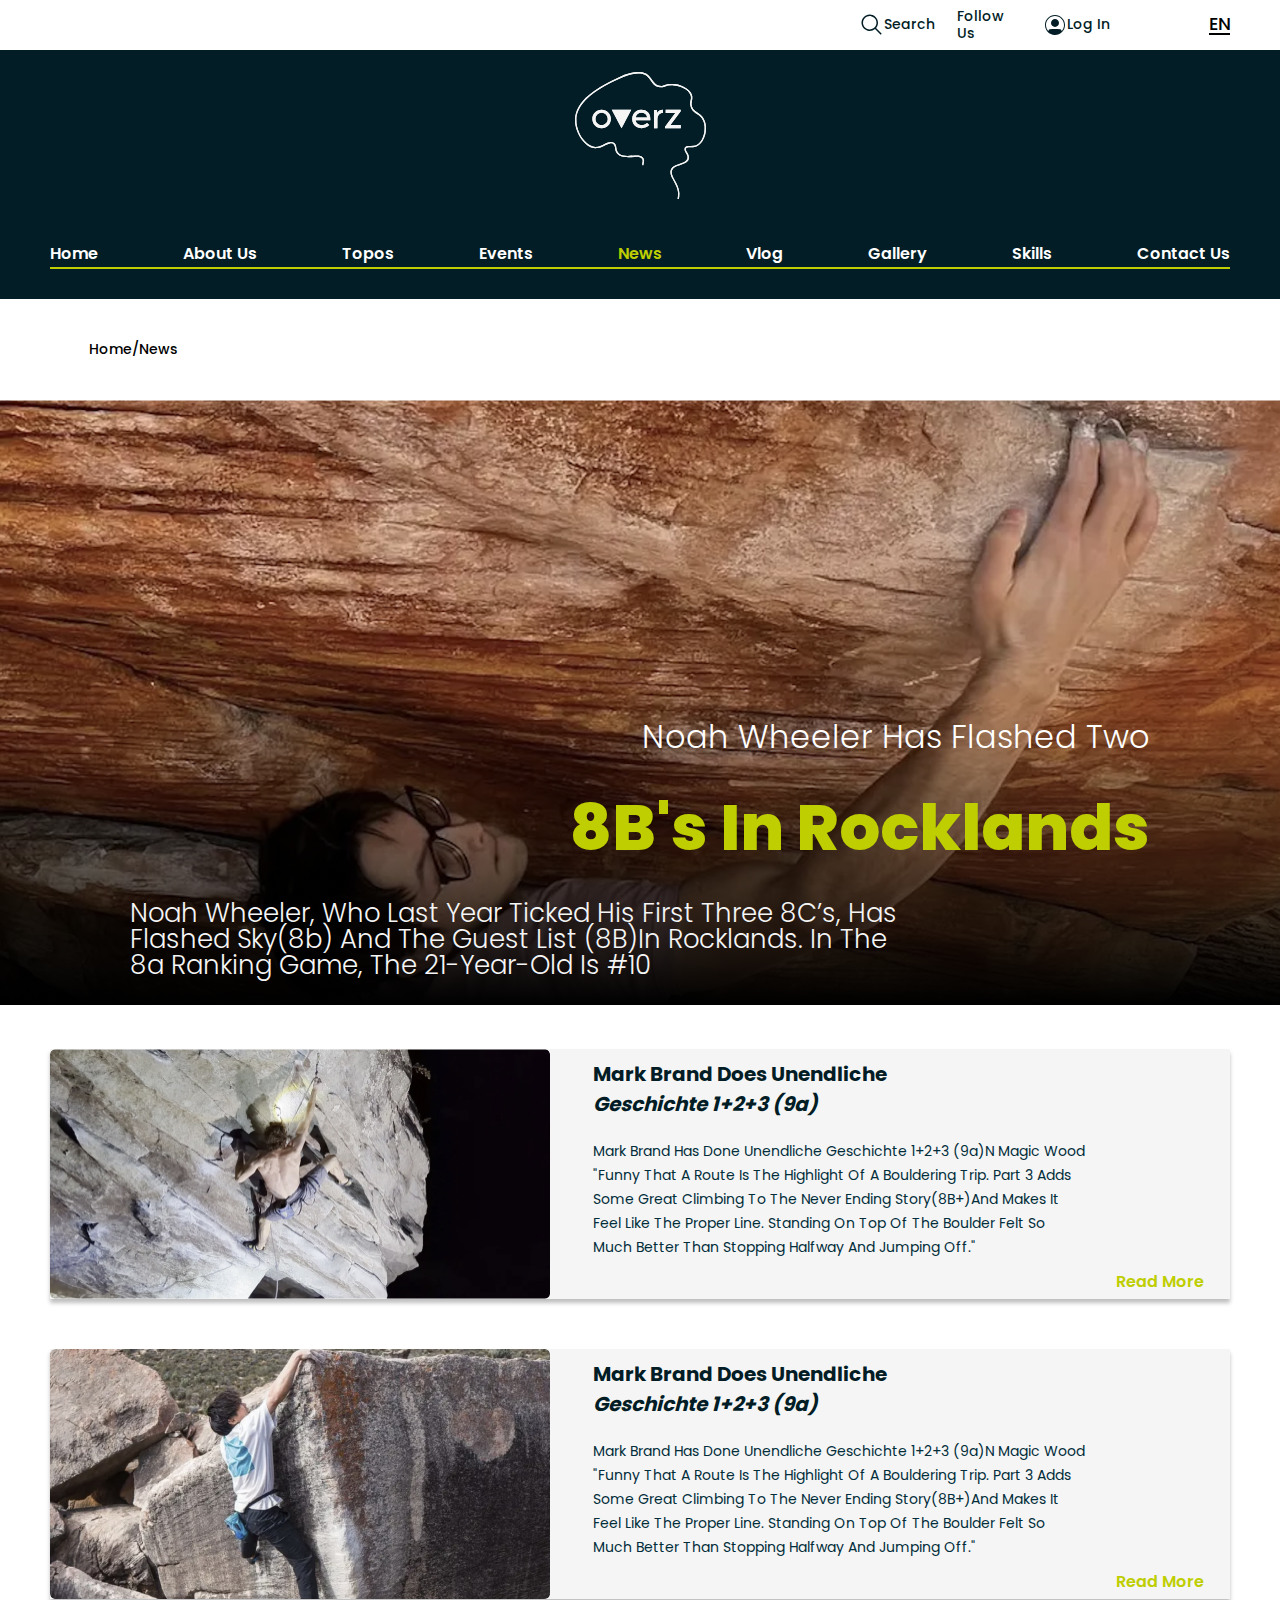
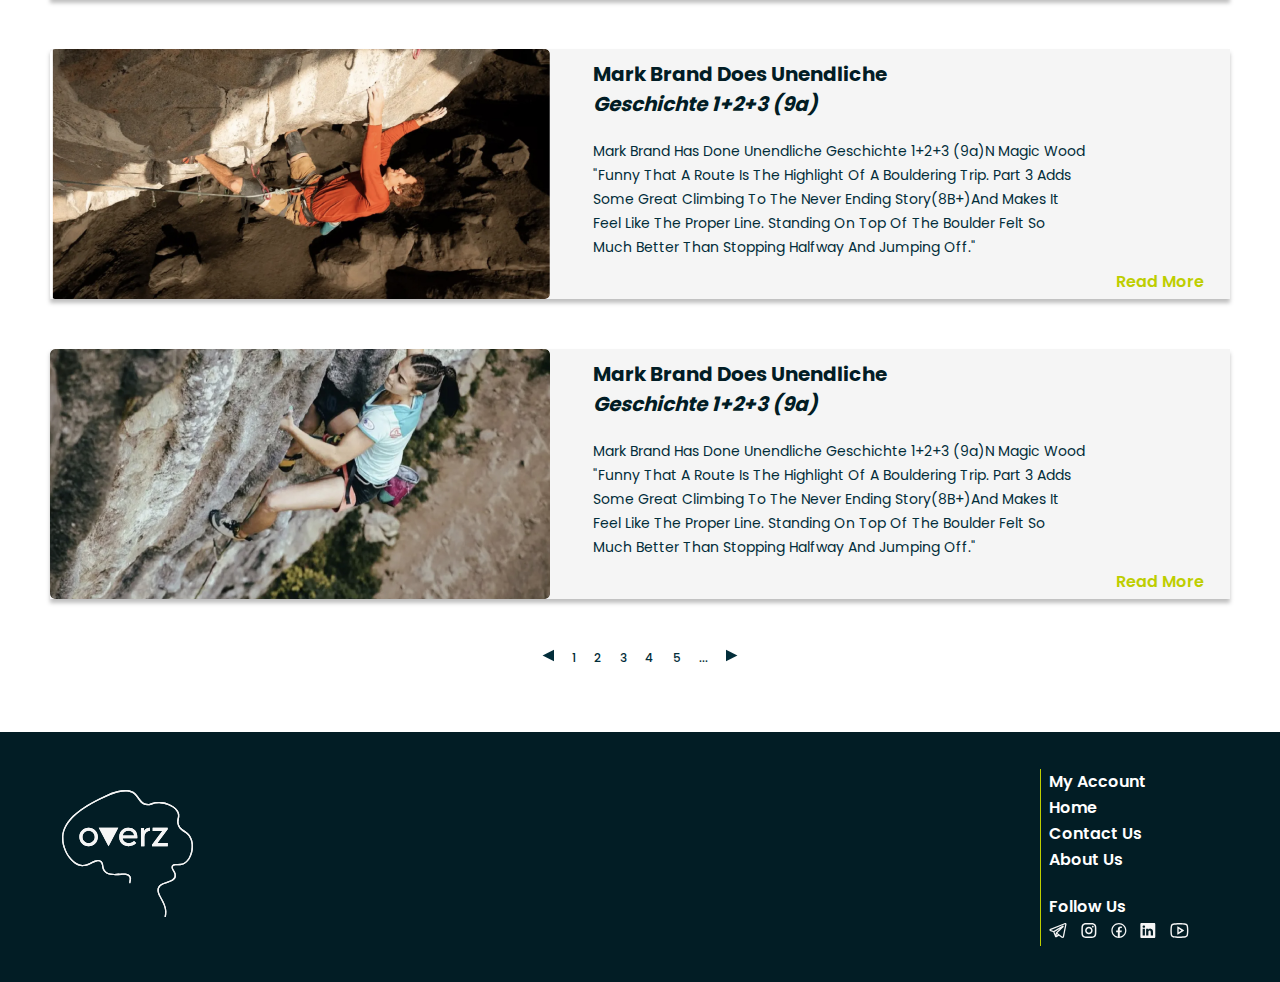
<file: components/news/News.html>
<!DOCTYPE html>
<html lang="en">
  <head>
    <meta charset="UTF-8" />
    <meta name="viewport" content="width=device-width, initial-scale=1.0" />
    <link rel="stylesheet" href="../../Style/font.css" />
    <link rel="stylesheet" href="News.css" />
    <link rel="icon" href="../../Images/Overz.svg" />
    <title>Overz News</title>
  </head>
  <body>
    <main>
      <header>
        <div class="head">
          <div class="nav">
            <div class="Search">
              <a href="../search/Search.html">
                <img src="../../Images/carbon_search.svg" />
                Search</a
              >
            </div>
            <div class="FollowUs">
              <p>Follow Us</p>
              <nav>
                <a href="https://web.telegram.org/a/">
                  <svg
                    xmlns="http://www.w3.org/2000/svg"
                    width="23"
                    height="23"
                    viewBox="0 0 71 62"
                    fill="none"
                  >
                    <path
                      fill-rule="evenodd"
                      clip-rule="evenodd"
                      d="M15.2906 37.5523C15.4405 37.6022 15.5947 37.6384 15.7513 37.6603C16.7387 39.985 17.7206 42.3121 18.6969 44.6415C20.4525 48.8329 22.222 53.1499 22.6094 54.3913C23.0945 55.9186 23.604 56.9578 24.1625 57.6691C24.4521 58.0318 24.7837 58.3526 25.1746 58.5967C25.3782 58.724 25.5961 58.827 25.8238 58.9036C26.9406 59.322 27.9597 59.1477 28.5984 58.9349C28.9732 58.8071 29.3299 58.6313 29.6594 58.4119L29.6769 58.4049L39.54 52.2607L50.9352 60.9853C51.1028 61.1144 51.2843 61.2225 51.4797 61.3096C52.8478 61.9024 54.1741 62.1117 55.4235 61.9443C56.666 61.7699 57.6537 61.2504 58.3902 60.661C59.2358 59.9801 59.9099 59.1107 60.3586 58.1225L60.39 58.0457L60.4005 58.0178L60.4075 58.0039V57.9969L60.4109 57.9934C60.4716 57.8435 60.5184 57.6882 60.5505 57.5297L70.9511 5.13648C70.984 4.96877 71.0004 4.79826 71 4.62737C71 3.09306 70.4206 1.63198 69.063 0.749753C67.8973 -0.00694053 66.6024 -0.0418116 65.7822 0.0209556C64.9027 0.0906969 64.086 0.306895 63.5381 0.481248C63.2314 0.57838 62.9286 0.687729 62.6307 0.809033L62.5923 0.826468L4.25826 23.6877L4.25128 23.6912C4.05392 23.7637 3.85948 23.844 3.66843 23.9318C3.20586 24.1396 2.76212 24.3869 2.34218 24.671C1.54992 25.2115 -0.275413 26.697 0.0352081 29.1519C0.279517 31.1047 1.61973 32.3077 2.43991 32.8866C2.88664 33.2039 3.31244 33.4305 3.62655 33.5805C3.76616 33.6502 4.06631 33.7688 4.19544 33.8246L4.23034 33.835L15.2906 37.5523ZM64.634 5.63862H64.627C64.597 5.65195 64.5667 5.66474 64.5363 5.67698L6.13246 28.5696C6.10242 28.5817 6.07216 28.5933 6.04172 28.6044L6.00682 28.6149C5.90013 28.6568 5.79532 28.7033 5.69271 28.7544C5.78985 28.81 5.89006 28.86 5.99286 28.9043L16.9588 32.5936C17.1548 32.6596 17.3423 32.7486 17.5173 32.8587L53.7343 11.6747L53.7692 11.6573C53.9099 11.5719 54.0543 11.4928 54.202 11.4202C54.4533 11.2912 54.8547 11.1029 55.3084 10.9634C55.6225 10.8657 56.5544 10.5903 57.5595 10.9146C58.0927 11.0825 58.5678 11.3968 58.9307 11.8216C59.2936 12.2465 59.5296 12.7647 59.6117 13.3171C59.7417 13.801 59.7453 14.31 59.6222 14.7957C59.3779 15.7546 58.7078 16.5008 58.0935 17.0727C57.57 17.5609 50.7817 24.1026 44.0841 30.5607L34.9644 39.3481L33.3415 40.9173L53.8355 56.616C54.1121 56.732 54.4126 56.7799 54.7116 56.7555C54.8622 56.7351 55.0038 56.6722 55.1199 56.5742C55.2614 56.4549 55.3828 56.3136 55.4794 56.1558L55.4864 56.1523L65.5728 5.33525C65.2551 5.4116 64.9436 5.51185 64.641 5.63513L64.634 5.63862ZM35.104 48.8573L31.0136 45.7259L30.0224 52.0201L35.104 48.8573ZM27.2617 39.512L31.3277 35.589L40.4474 26.7947L43.8433 23.5238L21.0877 36.8339L21.2098 37.1199C22.645 40.5073 24.0643 43.9014 25.4678 47.3021L26.4555 41.0254C26.5449 40.4432 26.8291 39.912 27.2617 39.512Z"
                      fill="black"
                    />
                  </svg>
                </a>
                <a href="https://www.instagram.com/"
                  ><svg
                    xmlns="http://www.w3.org/2000/svg"
                    width="23"
                    height="23"
                    viewBox="0 0 79 79"
                    fill="none"
                  >
                    <path
                      d="M39.5026 29.6247C36.8836 29.6247 34.3718 30.6651 32.5199 32.517C30.668 34.3689 29.6276 36.8807 29.6276 39.4997C29.6276 42.1187 30.668 44.6304 32.5199 46.4824C34.3718 48.3343 36.8836 49.3747 39.5026 49.3747C42.1216 49.3747 44.6334 48.3343 46.4853 46.4824C48.3372 44.6304 49.3776 42.1187 49.3776 39.4997C49.3776 36.8807 48.3372 34.3689 46.4853 32.517C44.6334 30.6651 42.1216 29.6247 39.5026 29.6247ZM39.5026 23.0413C43.8676 23.0413 48.0539 24.7753 51.1404 27.8619C54.2269 30.9484 55.9609 35.1347 55.9609 39.4997C55.9609 43.8647 54.2269 48.0509 51.1404 51.1375C48.0539 54.224 43.8676 55.958 39.5026 55.958C35.1376 55.958 30.9513 54.224 27.8648 51.1375C24.7783 48.0509 23.0443 43.8647 23.0443 39.4997C23.0443 35.1347 24.7783 30.9484 27.8648 27.8619C30.9513 24.7753 35.1376 23.0413 39.5026 23.0413ZM60.8984 22.2184C60.8984 23.3097 60.4649 24.3562 59.6933 25.1279C58.9217 25.8995 57.8751 26.333 56.7839 26.333C55.6926 26.333 54.646 25.8995 53.8744 25.1279C53.1028 24.3562 52.6693 23.3097 52.6693 22.2184C52.6693 21.1272 53.1028 20.0806 53.8744 19.309C54.646 18.5373 55.6926 18.1038 56.7839 18.1038C57.8751 18.1038 58.9217 18.5373 59.6933 19.309C60.4649 20.0806 60.8984 21.1272 60.8984 22.2184ZM39.5026 13.1663C31.359 13.1663 30.0292 13.1894 26.2405 13.3573C23.6598 13.479 21.9284 13.8247 20.3221 14.4501C18.9778 14.9436 17.7625 15.7347 16.7671 16.7641C15.7368 17.7595 14.9446 18.9748 14.4497 20.3191C13.8243 21.932 13.4787 23.6602 13.3602 26.2375C13.189 29.8715 13.166 31.1421 13.166 39.4997C13.166 47.6465 13.189 48.9731 13.3569 52.7618C13.4787 55.3392 13.8243 57.0739 14.4464 58.6769C15.006 60.1088 15.6644 61.1391 16.7572 62.2319C17.8665 63.3379 18.8968 63.9995 20.3122 64.546C21.9383 65.1747 23.6697 65.5236 26.2372 65.6421C29.8712 65.8133 31.1418 65.833 39.4993 65.833C47.6462 65.833 48.9727 65.81 52.7614 65.6421C55.3355 65.5203 57.0669 65.1747 58.6766 64.5525C60.0196 64.0566 61.2344 63.2658 62.2316 62.2385C63.3409 61.1325 64.0025 60.1022 64.5489 58.6835C65.1743 57.064 65.5232 55.3326 65.6417 52.7585C65.8129 49.1278 65.8326 47.8539 65.8326 39.4997C65.8326 31.3561 65.8096 30.0263 65.6417 26.2375C65.5199 23.6635 65.171 21.9255 64.5489 20.3191C64.0527 18.9762 63.262 17.7614 62.2349 16.7641C61.2399 15.7333 60.0245 14.9411 58.6799 14.4468C57.0669 13.8214 55.3355 13.4758 52.7614 13.3573C49.1307 13.1861 47.8634 13.1663 39.5026 13.1663ZM39.5026 6.58301C48.4461 6.58301 49.5619 6.61592 53.0741 6.78051C56.5765 6.94509 58.9662 7.4948 61.063 8.31113C63.2355 9.14722 65.0657 10.2795 66.8959 12.1064C68.5696 13.7519 69.8648 15.7424 70.6911 17.9393C71.5042 20.036 72.0572 22.4258 72.2218 25.9314C72.3765 29.4403 72.4193 30.5562 72.4193 39.4997C72.4193 48.4431 72.3864 49.559 72.2218 53.0679C72.0572 56.5735 71.5042 58.96 70.6911 61.0601C69.8671 63.2581 68.5716 65.2491 66.8959 66.8929C65.2499 68.5661 63.2596 69.8612 61.063 70.6882C58.9662 71.5013 56.5765 72.0543 53.0741 72.2188C49.5619 72.3736 48.4461 72.4163 39.5026 72.4163C30.5591 72.4163 29.4433 72.3834 25.9311 72.2188C22.4287 72.0543 20.0423 71.5013 17.9422 70.6882C15.7444 69.8636 13.7536 68.5682 12.1094 66.8929C10.4353 65.2476 9.14014 63.2571 8.31406 61.0601C7.49773 58.9633 6.94802 56.5735 6.78344 53.0679C6.62544 49.559 6.58594 48.4431 6.58594 39.4997C6.58594 30.5562 6.61885 29.4403 6.78344 25.9314C6.94802 22.4225 7.49773 20.0393 8.31406 17.9393C9.13776 15.741 10.4332 13.75 12.1094 12.1064C13.7541 10.4317 15.7448 9.13645 17.9422 8.31113C20.039 7.4948 22.4254 6.94509 25.9311 6.78051C29.4433 6.6258 30.5591 6.58301 39.5026 6.58301Z"
                      fill="black"
                    />
                  </svg>
                </a>
                <a href="https://www.facebook.com/"
                  ><svg
                    xmlns="http://www.w3.org/2000/svg"
                    width="23"
                    height="23"
                    viewBox="0 0 78 79"
                    fill="none"
                  >
                    <path
                      d="M39 9.875C22.8735 9.875 9.75 23.1667 9.75 39.5C9.75 55.8333 22.8735 69.125 39 69.125C55.1265 69.125 68.25 55.8333 68.25 39.5C68.25 23.1667 55.1265 9.875 39 9.875ZM39 14.8125C52.4916 14.8125 63.375 25.8355 63.375 39.5C63.3809 45.4101 61.2885 51.1253 57.4795 55.6027C53.6706 60.08 48.399 63.021 42.627 63.8888V46.6989H49.569L50.6586 39.5568H42.627V35.6562C42.627 32.6937 43.5898 30.0595 46.3271 30.0595H50.7268V23.8284C49.9541 23.7222 48.3186 23.4926 45.2278 23.4926C38.7733 23.4926 34.9903 26.9439 34.9903 34.8094V39.5568H28.3554V46.6989H34.9903V63.8271C29.2981 62.8782 24.1245 59.9104 20.3938 55.4539C16.6631 50.9975 14.6184 45.3427 14.625 39.5C14.625 25.8355 25.5084 14.8125 39 14.8125Z"
                      fill="black"
                    />
                  </svg>
                </a>
                <a href="https://www.linkedin.com/"
                  ><svg
                    xmlns="http://www.w3.org/2000/svg"
                    width="23"
                    height="23"
                    viewBox="0 0 62 63"
                    fill="none"
                  >
                    <path
                      d="M57.4155 0.000440461H4.58451C3.99064 -0.00788998 3.40096 0.102019 2.84915 0.32389C2.29734 0.545761 1.79421 0.875248 1.36848 1.29353C0.942761 1.71182 0.602789 2.21072 0.367983 2.76172C0.133176 3.31273 0.00813483 3.90506 0 4.50488V58.4951C0.00813483 59.0949 0.133176 59.6873 0.367983 60.2383C0.602789 60.7893 0.942761 61.2882 1.36848 61.7065C1.79421 62.1247 2.29734 62.4542 2.84915 62.6761C3.40096 62.898 3.99064 63.0079 4.58451 62.9996H57.4155C58.0094 63.0079 58.599 62.898 59.1509 62.6761C59.7027 62.4542 60.2058 62.1247 60.6315 61.7065C61.0572 61.2882 61.3972 60.7893 61.632 60.2383C61.8668 59.6873 61.9919 59.0949 62 58.4951V4.50488C61.9919 3.90506 61.8668 3.31273 61.632 2.76172C61.3972 2.21072 61.0572 1.71182 60.6315 1.29353C60.2058 0.875248 59.7027 0.545761 59.1509 0.32389C58.599 0.102019 58.0094 -0.00788998 57.4155 0.000440461ZM18.8058 52.7307H9.4497V24.3811H18.8058V52.7307ZM14.1278 20.4122C12.8374 20.4122 11.6 19.8944 10.6876 18.9729C9.77516 18.0514 9.26258 16.8015 9.26258 15.4982C9.26258 14.195 9.77516 12.9451 10.6876 12.0235C11.6 11.102 12.8374 10.5843 14.1278 10.5843C14.8129 10.5058 15.5068 10.5744 16.1639 10.7855C16.821 10.9967 17.4265 11.3456 17.9409 11.8095C18.4552 12.2734 18.8667 12.8418 19.1485 13.4775C19.4303 14.1131 19.5759 14.8018 19.5759 15.4982C19.5759 16.1947 19.4303 16.8833 19.1485 17.519C18.8667 18.1546 18.4552 18.723 17.9409 19.1869C17.4265 19.6508 16.821 19.9998 16.1639 20.2109C15.5068 20.4221 14.8129 20.4906 14.1278 20.4122ZM52.5503 52.7307H43.1942V37.5164C43.1942 33.705 41.8531 31.2165 38.4537 31.2165C37.4017 31.2243 36.3772 31.5576 35.5185 32.1715C34.6598 32.7854 34.0079 33.6504 33.6509 34.65C33.4069 35.3903 33.3011 36.17 33.339 36.9494V52.6992H23.9829V24.3496H33.339V28.35C34.189 26.8604 35.4252 25.6333 36.9145 24.8007C38.4037 23.9681 40.0897 23.5616 41.7907 23.6251C48.0282 23.6251 52.5503 27.6886 52.5503 36.4139V52.7307Z"
                      fill="#021D25"
                    />
                  </svg>
                </a>
                <a href="https://www.youtube.com/"
                  ><svg
                    xmlns="http://www.w3.org/2000/svg"
                    width="23"
                    height="23"
                    viewBox="0 0 78 78"
                    fill="none"
                  >
                    <path
                      d="M39 14.625C29.8204 14.625 21.7084 15.5756 16.7578 16.302C12.6628 16.9016 9.36 19.9851 8.60681 24.0703C7.97062 27.5462 7.3125 32.6308 7.3125 39C7.3125 45.3692 7.97062 50.4562 8.60681 53.9297C9.36 58.0149 12.6628 61.1081 16.7578 61.7004C21.7303 62.4219 29.8691 63.375 39 63.375C48.1309 63.375 56.2721 62.4244 61.2422 61.698C65.3372 61.1081 68.64 58.0149 69.3932 53.9297C70.0294 50.4441 70.6875 45.3497 70.6875 39C70.6875 32.6503 70.0391 27.5559 69.3932 24.0703C68.64 19.9851 65.3372 16.9016 61.2422 16.2996C56.2916 15.5781 48.1772 14.625 39 14.625ZM39 19.5C47.8554 19.5 55.7676 20.4043 60.5573 21.099C61.5526 21.2413 62.478 21.693 63.2025 22.3903C63.9269 23.0876 64.4136 23.9951 64.5938 24.9844C65.1836 28.2019 65.8125 32.9721 65.8125 39C65.8125 45.0182 65.1836 49.7981 64.5938 53.0156C64.4168 54.0062 63.931 54.9155 63.206 55.6133C62.481 56.3112 61.5539 56.7619 60.5573 56.901C55.7456 57.5957 47.7969 58.5 39 58.5C30.2006 58.5 22.2422 57.5957 17.4427 56.901C16.4468 56.7601 15.5206 56.3088 14.796 55.6113C14.0713 54.9137 13.585 54.0055 13.4062 53.0156C12.8164 49.7981 12.1875 45.0377 12.1875 39C12.1875 32.955 12.8164 28.2019 13.4062 24.9844C13.585 23.9945 14.0713 23.0863 14.796 22.3887C15.5206 21.6912 16.4468 21.2399 17.4427 21.099C22.2227 20.4043 30.1446 19.5 39 19.5ZM31.6875 25.0599V52.9425L35.3438 50.8853L52.4062 41.1352L56.0625 39L52.4062 36.8672L35.3438 27.1172L31.6875 25.0599ZM36.5625 33.4401L46.2369 39L36.5625 44.5599V33.4401Z"
                      fill="black"
                    />
                  </svg>
                </a>
              </nav>
            </div>
            <div class="LogIn">
              <a href="../logIn/Login.html">
                <img src="../../Images/healthicons_ui-user-profile.svg" />
                Log In</a
              >
            </div>
            <button>EN</button>
          </div>
        </div>
        <div class="body">
          <a href="../../index.html"
            ><img src="../../Images/overz-logo.svg" alt="Overz"
          /></a>
          <nav>
            <a href="../../index.html">Home</a>
            <a href="../aboutUs/AboutUs.html">About Us</a>
            <a href="../topos/Topos.html">Topos</a>
            <a href="../events/Events.html">Events</a>
            <a href="News.html" id="active">News</a>
            <a href="../vlog/Vlog.html">Vlog</a>
            <a href="../gallery/Gallery.html">Gallery</a>
            <a href="../skills/Skills.html">Skills</a>
            <a href="../contactUs/ContactUs.html">Contact Us</a>
          </nav>
          <div class="burgerMenu">
            <svg
              xmlns="http://www.w3.org/2000/svg"
              width="20"
              height="20"
              viewBox="0 0 20 20"
              fill="none"
            >
              <path
                d="M2.44141 4.90088H17.0979M2.44141 9.80164H17.0979M2.44141 14.7024H17.0979"
                stroke="#F5F5F5"
                stroke-width="2.5"
                stroke-linecap="round"
                stroke-linejoin="round"
              />
            </svg>
            <div class="hiddenMenu">
              <nav>
                <a id="Search" href="../search/Search.html"
                  ><svg
                    xmlns="http://www.w3.org/2000/svg"
                    width="9"
                    height="10"
                    viewBox="0 0 9 10"
                    fill="none"
                  >
                    <path
                      d="M9 9.02929L6.486 6.51529C7.09013 5.79002 7.39139 4.85976 7.3271 3.91803C7.26282 2.9763 6.83795 2.0956 6.14087 1.45915C5.44379 0.822706 4.52817 0.479505 3.58449 0.500947C2.64081 0.52239 1.74173 0.906824 1.07428 1.57428C0.406824 2.24173 0.0223896 3.14081 0.000947471 4.08449C-0.0204947 5.02817 0.322706 5.94379 0.959155 6.64087C1.5956 7.33795 2.4763 7.76282 3.41803 7.8271C4.35976 7.89139 5.29002 7.59013 6.01529 6.986L8.52929 9.5L9 9.02929ZM0.677689 4.17372C0.677689 3.58116 0.853403 3.00191 1.18261 2.50922C1.51182 2.01652 1.97974 1.63251 2.52719 1.40575C3.07464 1.17899 3.67704 1.11965 4.25822 1.23526C4.83939 1.35086 5.37323 1.6362 5.79224 2.05521C6.21124 2.47421 6.49658 3.00805 6.61219 3.58922C6.72779 4.1704 6.66846 4.7728 6.44169 5.32025C6.21493 5.86771 5.83092 6.33562 5.33823 6.66483C4.84553 6.99404 4.26628 7.16975 3.67372 7.16975C2.87939 7.16887 2.11785 6.85294 1.55618 6.29126C0.994506 5.72959 0.67857 4.96805 0.677689 4.17372Z"
                      fill="#021D25"
                    />
                  </svg>
                  Search
                </a>
                <p>Follow Us</p>
                <svg
                  xmlns="http://www.w3.org/2000/svg"
                  width="82"
                  height="3"
                  viewBox="0 0 82 3"
                  fill="none"
                >
                  <path d="M0 1.5H82" stroke="#BECE00" stroke-width="2" />
                </svg>
                <a href="../../index.html">Home</a>
                <a href="../aboutUs/AboutUs.html">About Us</a>
                <a href="../topos/Topos.html">Topos</a>
                <a href="../events/Events.html">Events</a>
                <a href="News.html" id="active">News</a>
                <a href="../vlog/Vlog.html">Vlog</a>
                <a href="../gallery/Gallery.html">Gallery</a>
                <a href="../skills/Skills.html">Skills</a>
                <a href="../contactUs/ContactUs.html">Contact Us</a>
              </nav>
            </div>
          </div>
        </div>
      </header>
      <section id="pageTitle">
        <h2><a href="../../index.html">Home</a>/News</h2>
      </section>
      <section id="NewsImg">
        <h2>Noah Wheeler has flashed two</h2>
        <h1>8B's in Rocklands</h1>
        <h5>
          Noah Wheeler, who last year ticked his first three 8C’s, has flashed
          sky(8b) and The guest list (8B)in Rocklands. In the 8a ranking game,
          the 21-year-old is #10
        </h5>
      </section>
      <section id="NewsContent">
        <div class="Cart">
          <img src="../../Images/News/Rectangle 154.png" />
          <div>
            <h4>Mark Brand does Unendliche</h4>
            <h3>Geschichte 1+2+3 (9a)</h3>
            <h6>
              Mark Brand has done Unendliche Geschichte 1+2+3 (9a)n Magic wood
              "Funny that a route is the highlight of a bouldering trip. Part 3
              adds some great climbing to The Never Ending Story(8B+)and makes
              it feel like the proper line. Standing on top of the boulder felt
              so much better than stopping halfway and jumping off."
            </h6>
            <a href="">Read More</a>
          </div>
        </div>
        <div class="Cart">
          <img src="../../Images/News/Rectangle 156.png" />
          <div>
            <h4>Mark Brand does Unendliche</h4>
            <h3>Geschichte 1+2+3 (9a)</h3>
            <h6>
              Mark Brand has done Unendliche Geschichte 1+2+3 (9a)n Magic wood
              "Funny that a route is the highlight of a bouldering trip. Part 3
              adds some great climbing to The Never Ending Story(8B+)and makes
              it feel like the proper line. Standing on top of the boulder felt
              so much better than stopping halfway and jumping off."
            </h6>
            <a href="">Read More</a>
          </div>
        </div>
        <div class="Cart">
          <img src="../../Images/News/Rectangle 158.png" />
          <div>
            <h4>Mark Brand does Unendliche</h4>
            <h3>Geschichte 1+2+3 (9a)</h3>
            <h6>
              Mark Brand has done Unendliche Geschichte 1+2+3 (9a)n Magic wood
              "Funny that a route is the highlight of a bouldering trip. Part 3
              adds some great climbing to The Never Ending Story(8B+)and makes
              it feel like the proper line. Standing on top of the boulder felt
              so much better than stopping halfway and jumping off."
            </h6>
            <a href="">Read More</a>
          </div>
        </div>
        <div class="Cart">
          <img src="../../Images/News/Rectangle 160.png" />
          <div>
            <h4>Mark Brand does Unendliche</h4>
            <h3>Geschichte 1+2+3 (9a)</h3>
            <h6>
              Mark Brand has done Unendliche Geschichte 1+2+3 (9a)n Magic wood
              "Funny that a route is the highlight of a bouldering trip. Part 3
              adds some great climbing to The Never Ending Story(8B+)and makes
              it feel like the proper line. Standing on top of the boulder felt
              so much better than stopping halfway and jumping off."
            </h6>
            <a href="">Read More</a>
          </div>
        </div>
        <nav>
          <a href="">
            <svg
              xmlns="http://www.w3.org/2000/svg"
              width="12"
              height="13"
              viewBox="0 0 12 13"
              fill="none"
            >
              <path
                d="M12 0.774906L12 12.2163L0.558592 6.49561L12 0.774906Z"
                fill="#022D3A"
              />
            </svg>
          </a>
          <a href="">1</a>
          <a href="">2</a>
          <a href="">3</a>
          <a href="">4</a>
          <a href="">5</a>
          <a href="">...</a>
          <a href="">
            <svg
              xmlns="http://www.w3.org/2000/svg"
              width="12"
              height="13"
              viewBox="0 0 12 13"
              fill="none"
            >
              <path
                d="M-2.00048e-06 12.2163L0 0.774902L11.4414 6.49561L-2.00048e-06 12.2163Z"
                fill="#022D3A"
              />
            </svg>
          </a>
        </nav>
      </section>
      <footer>
        <div class="FooterContent">
          <a href="../../index.html">
            <img src="../../Images/overz-logo.svg" alt="Overz" />
          </a>
          <div class="footerNav">
            <nav>
              <a href="">My Account</a>
              <a href="../../index.html">Home</a>
              <a href="../contactUs/ContactUs.html">Contact Us</a>
              <a href="../aboutUs/AboutUs.html">About Us</a>
            </nav>
            <div class="FollowUs">
              <h2>Follow Us</h2>
              <nav>
                <a href="https://web.telegram.org/a/"
                  ><img src="../../Images/webSites/telegram.svg"
                /></a>
                <a href="https://www.instagram.com/"
                  ><img src="../../Images/webSites/instagram.svg"
                /></a>
                <a href="https://www.facebook.com/"
                  ><img src="../../Images/webSites/facebook.svg"
                /></a>
                <a href="https://www.linkedin.com/"
                  ><img src="../../Images/webSites/linkedin.svg"
                /></a>
                <a href="https://www.youtube.com/"
                  ><img src="../../Images/webSites/youtube.svg"
                /></a>
              </nav>
            </div>
          </div>
        </div>
      </footer>
    </main>
    <script src="../../Script/script.js"></script>
  </body>
</html>
</file>
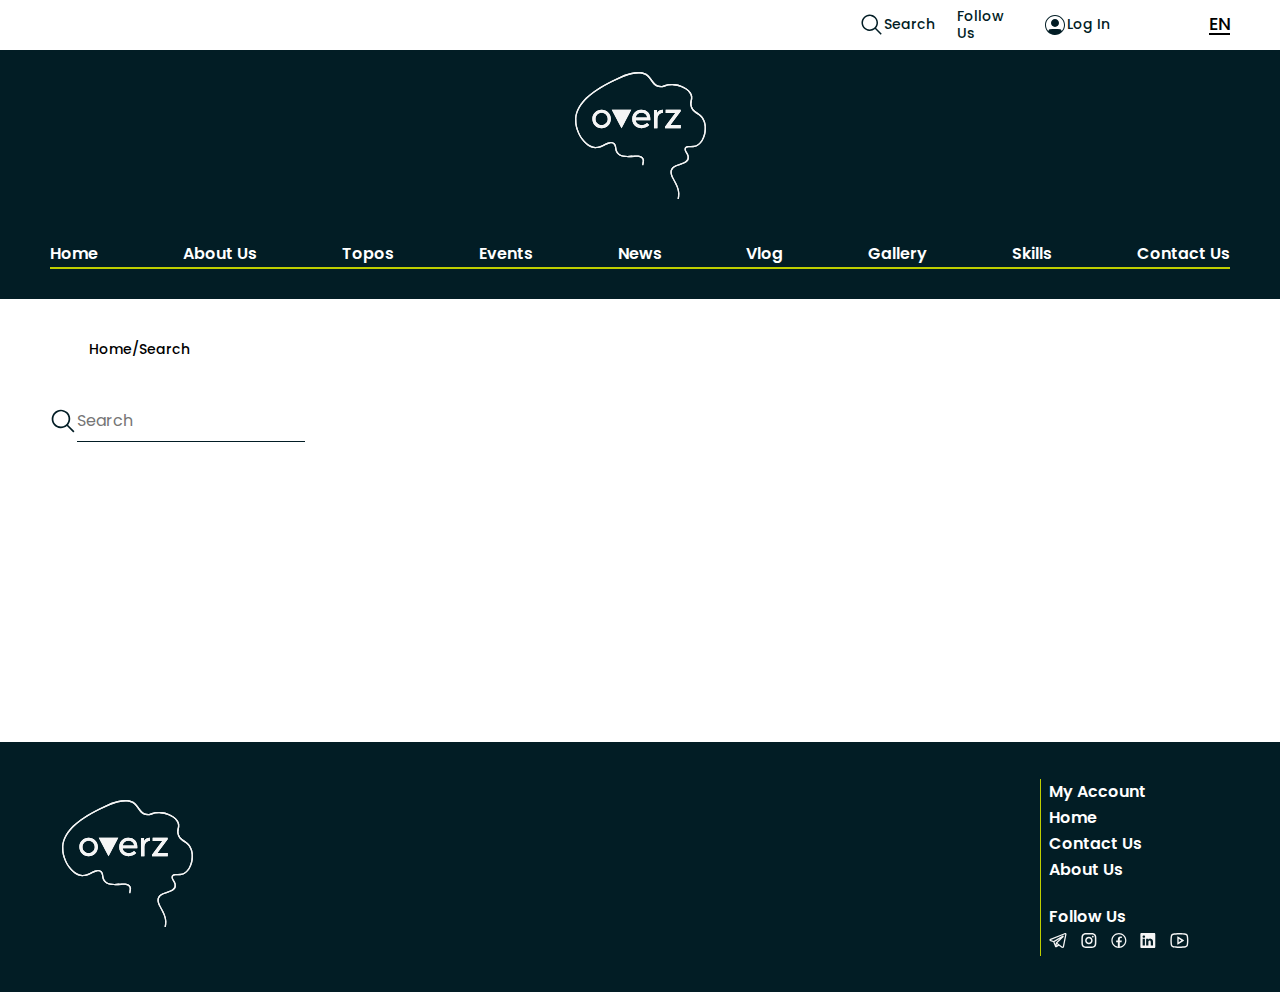
<file: components/search/Search.html>
<!DOCTYPE html>
<html lang="en">
  <head>
    <meta charset="UTF-8" />
    <meta name="viewport" content="width=device-width, initial-scale=1.0" />
    <link rel="stylesheet" href="../../Style/font.css" />
    <link rel="stylesheet" href="Search.css" />
    <link rel="icon" href="../../Images/Overz.svg" />
    <title>Overz Search</title>
  </head>
  <body>
    <main>
      <header>
        <div class="head">
          <div class="nav">
            <div class="Search">
              <a href="Search.html">
                <img src="../../Images/carbon_search.svg" />
                Search</a
              >
            </div>
            <div class="FollowUs">
              <p>Follow Us</p>
              <nav>
                <a href="https://web.telegram.org/a/">
                  <svg
                    xmlns="http://www.w3.org/2000/svg"
                    width="23"
                    height="23"
                    viewBox="0 0 71 62"
                    fill="none"
                  >
                    <path
                      fill-rule="evenodd"
                      clip-rule="evenodd"
                      d="M15.2906 37.5523C15.4405 37.6022 15.5947 37.6384 15.7513 37.6603C16.7387 39.985 17.7206 42.3121 18.6969 44.6415C20.4525 48.8329 22.222 53.1499 22.6094 54.3913C23.0945 55.9186 23.604 56.9578 24.1625 57.6691C24.4521 58.0318 24.7837 58.3526 25.1746 58.5967C25.3782 58.724 25.5961 58.827 25.8238 58.9036C26.9406 59.322 27.9597 59.1477 28.5984 58.9349C28.9732 58.8071 29.3299 58.6313 29.6594 58.4119L29.6769 58.4049L39.54 52.2607L50.9352 60.9853C51.1028 61.1144 51.2843 61.2225 51.4797 61.3096C52.8478 61.9024 54.1741 62.1117 55.4235 61.9443C56.666 61.7699 57.6537 61.2504 58.3902 60.661C59.2358 59.9801 59.9099 59.1107 60.3586 58.1225L60.39 58.0457L60.4005 58.0178L60.4075 58.0039V57.9969L60.4109 57.9934C60.4716 57.8435 60.5184 57.6882 60.5505 57.5297L70.9511 5.13648C70.984 4.96877 71.0004 4.79826 71 4.62737C71 3.09306 70.4206 1.63198 69.063 0.749753C67.8973 -0.00694053 66.6024 -0.0418116 65.7822 0.0209556C64.9027 0.0906969 64.086 0.306895 63.5381 0.481248C63.2314 0.57838 62.9286 0.687729 62.6307 0.809033L62.5923 0.826468L4.25826 23.6877L4.25128 23.6912C4.05392 23.7637 3.85948 23.844 3.66843 23.9318C3.20586 24.1396 2.76212 24.3869 2.34218 24.671C1.54992 25.2115 -0.275413 26.697 0.0352081 29.1519C0.279517 31.1047 1.61973 32.3077 2.43991 32.8866C2.88664 33.2039 3.31244 33.4305 3.62655 33.5805C3.76616 33.6502 4.06631 33.7688 4.19544 33.8246L4.23034 33.835L15.2906 37.5523ZM64.634 5.63862H64.627C64.597 5.65195 64.5667 5.66474 64.5363 5.67698L6.13246 28.5696C6.10242 28.5817 6.07216 28.5933 6.04172 28.6044L6.00682 28.6149C5.90013 28.6568 5.79532 28.7033 5.69271 28.7544C5.78985 28.81 5.89006 28.86 5.99286 28.9043L16.9588 32.5936C17.1548 32.6596 17.3423 32.7486 17.5173 32.8587L53.7343 11.6747L53.7692 11.6573C53.9099 11.5719 54.0543 11.4928 54.202 11.4202C54.4533 11.2912 54.8547 11.1029 55.3084 10.9634C55.6225 10.8657 56.5544 10.5903 57.5595 10.9146C58.0927 11.0825 58.5678 11.3968 58.9307 11.8216C59.2936 12.2465 59.5296 12.7647 59.6117 13.3171C59.7417 13.801 59.7453 14.31 59.6222 14.7957C59.3779 15.7546 58.7078 16.5008 58.0935 17.0727C57.57 17.5609 50.7817 24.1026 44.0841 30.5607L34.9644 39.3481L33.3415 40.9173L53.8355 56.616C54.1121 56.732 54.4126 56.7799 54.7116 56.7555C54.8622 56.7351 55.0038 56.6722 55.1199 56.5742C55.2614 56.4549 55.3828 56.3136 55.4794 56.1558L55.4864 56.1523L65.5728 5.33525C65.2551 5.4116 64.9436 5.51185 64.641 5.63513L64.634 5.63862ZM35.104 48.8573L31.0136 45.7259L30.0224 52.0201L35.104 48.8573ZM27.2617 39.512L31.3277 35.589L40.4474 26.7947L43.8433 23.5238L21.0877 36.8339L21.2098 37.1199C22.645 40.5073 24.0643 43.9014 25.4678 47.3021L26.4555 41.0254C26.5449 40.4432 26.8291 39.912 27.2617 39.512Z"
                      fill="black"
                    />
                  </svg>
                </a>
                <a href="https://www.instagram.com/"
                  ><svg
                    xmlns="http://www.w3.org/2000/svg"
                    width="23"
                    height="23"
                    viewBox="0 0 79 79"
                    fill="none"
                  >
                    <path
                      d="M39.5026 29.6247C36.8836 29.6247 34.3718 30.6651 32.5199 32.517C30.668 34.3689 29.6276 36.8807 29.6276 39.4997C29.6276 42.1187 30.668 44.6304 32.5199 46.4824C34.3718 48.3343 36.8836 49.3747 39.5026 49.3747C42.1216 49.3747 44.6334 48.3343 46.4853 46.4824C48.3372 44.6304 49.3776 42.1187 49.3776 39.4997C49.3776 36.8807 48.3372 34.3689 46.4853 32.517C44.6334 30.6651 42.1216 29.6247 39.5026 29.6247ZM39.5026 23.0413C43.8676 23.0413 48.0539 24.7753 51.1404 27.8619C54.2269 30.9484 55.9609 35.1347 55.9609 39.4997C55.9609 43.8647 54.2269 48.0509 51.1404 51.1375C48.0539 54.224 43.8676 55.958 39.5026 55.958C35.1376 55.958 30.9513 54.224 27.8648 51.1375C24.7783 48.0509 23.0443 43.8647 23.0443 39.4997C23.0443 35.1347 24.7783 30.9484 27.8648 27.8619C30.9513 24.7753 35.1376 23.0413 39.5026 23.0413ZM60.8984 22.2184C60.8984 23.3097 60.4649 24.3562 59.6933 25.1279C58.9217 25.8995 57.8751 26.333 56.7839 26.333C55.6926 26.333 54.646 25.8995 53.8744 25.1279C53.1028 24.3562 52.6693 23.3097 52.6693 22.2184C52.6693 21.1272 53.1028 20.0806 53.8744 19.309C54.646 18.5373 55.6926 18.1038 56.7839 18.1038C57.8751 18.1038 58.9217 18.5373 59.6933 19.309C60.4649 20.0806 60.8984 21.1272 60.8984 22.2184ZM39.5026 13.1663C31.359 13.1663 30.0292 13.1894 26.2405 13.3573C23.6598 13.479 21.9284 13.8247 20.3221 14.4501C18.9778 14.9436 17.7625 15.7347 16.7671 16.7641C15.7368 17.7595 14.9446 18.9748 14.4497 20.3191C13.8243 21.932 13.4787 23.6602 13.3602 26.2375C13.189 29.8715 13.166 31.1421 13.166 39.4997C13.166 47.6465 13.189 48.9731 13.3569 52.7618C13.4787 55.3392 13.8243 57.0739 14.4464 58.6769C15.006 60.1088 15.6644 61.1391 16.7572 62.2319C17.8665 63.3379 18.8968 63.9995 20.3122 64.546C21.9383 65.1747 23.6697 65.5236 26.2372 65.6421C29.8712 65.8133 31.1418 65.833 39.4993 65.833C47.6462 65.833 48.9727 65.81 52.7614 65.6421C55.3355 65.5203 57.0669 65.1747 58.6766 64.5525C60.0196 64.0566 61.2344 63.2658 62.2316 62.2385C63.3409 61.1325 64.0025 60.1022 64.5489 58.6835C65.1743 57.064 65.5232 55.3326 65.6417 52.7585C65.8129 49.1278 65.8326 47.8539 65.8326 39.4997C65.8326 31.3561 65.8096 30.0263 65.6417 26.2375C65.5199 23.6635 65.171 21.9255 64.5489 20.3191C64.0527 18.9762 63.262 17.7614 62.2349 16.7641C61.2399 15.7333 60.0245 14.9411 58.6799 14.4468C57.0669 13.8214 55.3355 13.4758 52.7614 13.3573C49.1307 13.1861 47.8634 13.1663 39.5026 13.1663ZM39.5026 6.58301C48.4461 6.58301 49.5619 6.61592 53.0741 6.78051C56.5765 6.94509 58.9662 7.4948 61.063 8.31113C63.2355 9.14722 65.0657 10.2795 66.8959 12.1064C68.5696 13.7519 69.8648 15.7424 70.6911 17.9393C71.5042 20.036 72.0572 22.4258 72.2218 25.9314C72.3765 29.4403 72.4193 30.5562 72.4193 39.4997C72.4193 48.4431 72.3864 49.559 72.2218 53.0679C72.0572 56.5735 71.5042 58.96 70.6911 61.0601C69.8671 63.2581 68.5716 65.2491 66.8959 66.8929C65.2499 68.5661 63.2596 69.8612 61.063 70.6882C58.9662 71.5013 56.5765 72.0543 53.0741 72.2188C49.5619 72.3736 48.4461 72.4163 39.5026 72.4163C30.5591 72.4163 29.4433 72.3834 25.9311 72.2188C22.4287 72.0543 20.0423 71.5013 17.9422 70.6882C15.7444 69.8636 13.7536 68.5682 12.1094 66.8929C10.4353 65.2476 9.14014 63.2571 8.31406 61.0601C7.49773 58.9633 6.94802 56.5735 6.78344 53.0679C6.62544 49.559 6.58594 48.4431 6.58594 39.4997C6.58594 30.5562 6.61885 29.4403 6.78344 25.9314C6.94802 22.4225 7.49773 20.0393 8.31406 17.9393C9.13776 15.741 10.4332 13.75 12.1094 12.1064C13.7541 10.4317 15.7448 9.13645 17.9422 8.31113C20.039 7.4948 22.4254 6.94509 25.9311 6.78051C29.4433 6.6258 30.5591 6.58301 39.5026 6.58301Z"
                      fill="black"
                    />
                  </svg>
                </a>
                <a href="https://www.facebook.com/"
                  ><svg
                    xmlns="http://www.w3.org/2000/svg"
                    width="23"
                    height="23"
                    viewBox="0 0 78 79"
                    fill="none"
                  >
                    <path
                      d="M39 9.875C22.8735 9.875 9.75 23.1667 9.75 39.5C9.75 55.8333 22.8735 69.125 39 69.125C55.1265 69.125 68.25 55.8333 68.25 39.5C68.25 23.1667 55.1265 9.875 39 9.875ZM39 14.8125C52.4916 14.8125 63.375 25.8355 63.375 39.5C63.3809 45.4101 61.2885 51.1253 57.4795 55.6027C53.6706 60.08 48.399 63.021 42.627 63.8888V46.6989H49.569L50.6586 39.5568H42.627V35.6562C42.627 32.6937 43.5898 30.0595 46.3271 30.0595H50.7268V23.8284C49.9541 23.7222 48.3186 23.4926 45.2278 23.4926C38.7733 23.4926 34.9903 26.9439 34.9903 34.8094V39.5568H28.3554V46.6989H34.9903V63.8271C29.2981 62.8782 24.1245 59.9104 20.3938 55.4539C16.6631 50.9975 14.6184 45.3427 14.625 39.5C14.625 25.8355 25.5084 14.8125 39 14.8125Z"
                      fill="black"
                    />
                  </svg>
                </a>
                <a href="https://www.linkedin.com/"
                  ><svg
                    xmlns="http://www.w3.org/2000/svg"
                    width="23"
                    height="23"
                    viewBox="0 0 62 63"
                    fill="none"
                  >
                    <path
                      d="M57.4155 0.000440461H4.58451C3.99064 -0.00788998 3.40096 0.102019 2.84915 0.32389C2.29734 0.545761 1.79421 0.875248 1.36848 1.29353C0.942761 1.71182 0.602789 2.21072 0.367983 2.76172C0.133176 3.31273 0.00813483 3.90506 0 4.50488V58.4951C0.00813483 59.0949 0.133176 59.6873 0.367983 60.2383C0.602789 60.7893 0.942761 61.2882 1.36848 61.7065C1.79421 62.1247 2.29734 62.4542 2.84915 62.6761C3.40096 62.898 3.99064 63.0079 4.58451 62.9996H57.4155C58.0094 63.0079 58.599 62.898 59.1509 62.6761C59.7027 62.4542 60.2058 62.1247 60.6315 61.7065C61.0572 61.2882 61.3972 60.7893 61.632 60.2383C61.8668 59.6873 61.9919 59.0949 62 58.4951V4.50488C61.9919 3.90506 61.8668 3.31273 61.632 2.76172C61.3972 2.21072 61.0572 1.71182 60.6315 1.29353C60.2058 0.875248 59.7027 0.545761 59.1509 0.32389C58.599 0.102019 58.0094 -0.00788998 57.4155 0.000440461ZM18.8058 52.7307H9.4497V24.3811H18.8058V52.7307ZM14.1278 20.4122C12.8374 20.4122 11.6 19.8944 10.6876 18.9729C9.77516 18.0514 9.26258 16.8015 9.26258 15.4982C9.26258 14.195 9.77516 12.9451 10.6876 12.0235C11.6 11.102 12.8374 10.5843 14.1278 10.5843C14.8129 10.5058 15.5068 10.5744 16.1639 10.7855C16.821 10.9967 17.4265 11.3456 17.9409 11.8095C18.4552 12.2734 18.8667 12.8418 19.1485 13.4775C19.4303 14.1131 19.5759 14.8018 19.5759 15.4982C19.5759 16.1947 19.4303 16.8833 19.1485 17.519C18.8667 18.1546 18.4552 18.723 17.9409 19.1869C17.4265 19.6508 16.821 19.9998 16.1639 20.2109C15.5068 20.4221 14.8129 20.4906 14.1278 20.4122ZM52.5503 52.7307H43.1942V37.5164C43.1942 33.705 41.8531 31.2165 38.4537 31.2165C37.4017 31.2243 36.3772 31.5576 35.5185 32.1715C34.6598 32.7854 34.0079 33.6504 33.6509 34.65C33.4069 35.3903 33.3011 36.17 33.339 36.9494V52.6992H23.9829V24.3496H33.339V28.35C34.189 26.8604 35.4252 25.6333 36.9145 24.8007C38.4037 23.9681 40.0897 23.5616 41.7907 23.6251C48.0282 23.6251 52.5503 27.6886 52.5503 36.4139V52.7307Z"
                      fill="#021D25"
                    />
                  </svg>
                </a>
                <a href="https://www.youtube.com/"
                  ><svg
                    xmlns="http://www.w3.org/2000/svg"
                    width="23"
                    height="23"
                    viewBox="0 0 78 78"
                    fill="none"
                  >
                    <path
                      d="M39 14.625C29.8204 14.625 21.7084 15.5756 16.7578 16.302C12.6628 16.9016 9.36 19.9851 8.60681 24.0703C7.97062 27.5462 7.3125 32.6308 7.3125 39C7.3125 45.3692 7.97062 50.4562 8.60681 53.9297C9.36 58.0149 12.6628 61.1081 16.7578 61.7004C21.7303 62.4219 29.8691 63.375 39 63.375C48.1309 63.375 56.2721 62.4244 61.2422 61.698C65.3372 61.1081 68.64 58.0149 69.3932 53.9297C70.0294 50.4441 70.6875 45.3497 70.6875 39C70.6875 32.6503 70.0391 27.5559 69.3932 24.0703C68.64 19.9851 65.3372 16.9016 61.2422 16.2996C56.2916 15.5781 48.1772 14.625 39 14.625ZM39 19.5C47.8554 19.5 55.7676 20.4043 60.5573 21.099C61.5526 21.2413 62.478 21.693 63.2025 22.3903C63.9269 23.0876 64.4136 23.9951 64.5938 24.9844C65.1836 28.2019 65.8125 32.9721 65.8125 39C65.8125 45.0182 65.1836 49.7981 64.5938 53.0156C64.4168 54.0062 63.931 54.9155 63.206 55.6133C62.481 56.3112 61.5539 56.7619 60.5573 56.901C55.7456 57.5957 47.7969 58.5 39 58.5C30.2006 58.5 22.2422 57.5957 17.4427 56.901C16.4468 56.7601 15.5206 56.3088 14.796 55.6113C14.0713 54.9137 13.585 54.0055 13.4062 53.0156C12.8164 49.7981 12.1875 45.0377 12.1875 39C12.1875 32.955 12.8164 28.2019 13.4062 24.9844C13.585 23.9945 14.0713 23.0863 14.796 22.3887C15.5206 21.6912 16.4468 21.2399 17.4427 21.099C22.2227 20.4043 30.1446 19.5 39 19.5ZM31.6875 25.0599V52.9425L35.3438 50.8853L52.4062 41.1352L56.0625 39L52.4062 36.8672L35.3438 27.1172L31.6875 25.0599ZM36.5625 33.4401L46.2369 39L36.5625 44.5599V33.4401Z"
                      fill="black"
                    />
                  </svg>
                </a>
              </nav>
            </div>
            <div class="LogIn">
              <a href="../logIn/Login.html">
                <img src="../../Images/healthicons_ui-user-profile.svg" />
                Log In</a
              >
            </div>
            <button>EN</button>
          </div>
        </div>
        <div class="body">
          <a href="../../index.html"
            ><img src="../../Images/overz-logo.svg" alt="Overz"
          /></a>
          <nav>
            <a href="../../index.html">Home</a>
            <a href="../aboutUs/AboutUs.html">About Us</a>
            <a href="../topos/Topos.html">Topos</a>
            <a href="../events/Events.html">Events</a>
            <a href="../news/News.html">News</a>
            <a href="../vlog/Vlog.html">Vlog</a>
            <a href="../gallery/Gallery.html">Gallery</a>
            <a href="../skills/Skills.html">Skills</a>
            <a href="../contactUs/ContactUs.html">Contact Us</a>
          </nav>
          <div class="burgerMenu">
            <svg
              xmlns="http://www.w3.org/2000/svg"
              width="20"
              height="20"
              viewBox="0 0 20 20"
              fill="none"
            >
              <path
                d="M2.44141 4.90088H17.0979M2.44141 9.80164H17.0979M2.44141 14.7024H17.0979"
                stroke="#F5F5F5"
                stroke-width="2.5"
                stroke-linecap="round"
                stroke-linejoin="round"
              />
            </svg>
            <div class="hiddenMenu">
              <nav>
                <a id="Search" href="../search/Search.html"
                  ><svg
                    xmlns="http://www.w3.org/2000/svg"
                    width="9"
                    height="10"
                    viewBox="0 0 9 10"
                    fill="none"
                  >
                    <path
                      d="M9 9.02929L6.486 6.51529C7.09013 5.79002 7.39139 4.85976 7.3271 3.91803C7.26282 2.9763 6.83795 2.0956 6.14087 1.45915C5.44379 0.822706 4.52817 0.479505 3.58449 0.500947C2.64081 0.52239 1.74173 0.906824 1.07428 1.57428C0.406824 2.24173 0.0223896 3.14081 0.000947471 4.08449C-0.0204947 5.02817 0.322706 5.94379 0.959155 6.64087C1.5956 7.33795 2.4763 7.76282 3.41803 7.8271C4.35976 7.89139 5.29002 7.59013 6.01529 6.986L8.52929 9.5L9 9.02929ZM0.677689 4.17372C0.677689 3.58116 0.853403 3.00191 1.18261 2.50922C1.51182 2.01652 1.97974 1.63251 2.52719 1.40575C3.07464 1.17899 3.67704 1.11965 4.25822 1.23526C4.83939 1.35086 5.37323 1.6362 5.79224 2.05521C6.21124 2.47421 6.49658 3.00805 6.61219 3.58922C6.72779 4.1704 6.66846 4.7728 6.44169 5.32025C6.21493 5.86771 5.83092 6.33562 5.33823 6.66483C4.84553 6.99404 4.26628 7.16975 3.67372 7.16975C2.87939 7.16887 2.11785 6.85294 1.55618 6.29126C0.994506 5.72959 0.67857 4.96805 0.677689 4.17372Z"
                      fill="#021D25"
                    />
                  </svg>
                  Search
                </a>
                <p>Follow Us</p>
                <svg
                  xmlns="http://www.w3.org/2000/svg"
                  width="82"
                  height="3"
                  viewBox="0 0 82 3"
                  fill="none"
                >
                  <path d="M0 1.5H82" stroke="#BECE00" stroke-width="2" />
                </svg>
                <a href="../../index.html">Home</a>
                <a href="../aboutUs/AboutUs.html">About Us</a>
                <a href="../topos/Topos.html">Topos</a>
                <a href="../events/Events.html">Events</a>
                <a href="../news/News.html">News</a>
                <a href="../vlog/Vlog.html">Vlog</a>
                <a href="../gallery/Gallery.html">Gallery</a>
                <a href="../skills/Skills.html">Skills</a>
                <a href="../contactUs/ContactUs.html">Contact Us</a>
              </nav>
            </div>
          </div>
        </div>
      </header>
      <section id="pageTitle">
        <h2><a href="../../index.html">Home</a>/Search</h2>
      </section>
      <section id="SearchContent">
        <div class="searchInput">
          <svg
            xmlns="http://www.w3.org/2000/svg"
            width="27"
            height="27"
            viewBox="0 0 27 27"
            fill="none"
          >
            <path
              d="M24.4677 23.2756L18.0957 16.9036C19.6269 15.0653 20.3905 12.7075 20.2275 10.3206C20.0646 7.93366 18.9877 5.70145 17.2209 4.0883C15.4541 2.47516 13.1334 1.60528 10.7415 1.65963C8.34966 1.71398 6.07085 2.68836 4.37912 4.38009C2.68739 6.07182 1.713 8.35064 1.65865 10.7425C1.6043 13.1343 2.47418 15.4551 4.08733 17.2219C5.70047 18.9887 7.93268 20.0656 10.3196 20.2285C12.7065 20.3915 15.0643 19.6279 16.9026 18.0967L23.2746 24.4687L24.4677 23.2756ZM3.37392 10.9686C3.37392 9.46675 3.81929 7.99857 4.6537 6.74979C5.48811 5.501 6.67409 4.52769 8.06167 3.95294C9.44925 3.37819 10.9761 3.2278 12.4491 3.52081C13.9222 3.81382 15.2753 4.53705 16.3373 5.59906C17.3993 6.66106 18.1225 8.01414 18.4155 9.48718C18.7085 10.9602 18.5581 12.4871 17.9834 13.8747C17.4086 15.2622 16.4353 16.4482 15.1865 17.2826C13.9377 18.117 12.4696 18.5624 10.9677 18.5624C8.95437 18.5602 7.02417 17.7594 5.60055 16.3358C4.17693 14.9122 3.37616 12.982 3.37392 10.9686Z"
              fill="#021D25"
            />
          </svg>
          <input type="text" placeholder="Search" />
        </div>
      </section>
      <footer>
        <div class="FooterContent">
          <a href="../../index.html">
            <img src="../../Images/overz-logo.svg" alt="Overz" />
          </a>
          <div class="footerNav">
            <nav>
              <a href="">My Account</a>
              <a href="../../index.html">Home</a>
              <a href="../contactUs/ContactUs.html">Contact Us</a>
              <a href="../aboutUs/AboutUs.html">About Us</a>
            </nav>
            <div class="FollowUs">
              <h2>Follow Us</h2>
              <nav>
                <a href="https://web.telegram.org/a/"
                  ><img src="../../Images/webSites/telegram.svg"
                /></a>
                <a href="https://www.instagram.com/"
                  ><img src="../../Images/webSites/instagram.svg"
                /></a>
                <a href="https://www.facebook.com/"
                  ><img src="../../Images/webSites/facebook.svg"
                /></a>
                <a href="https://www.linkedin.com/"
                  ><img src="../../Images/webSites/linkedin.svg"
                /></a>
                <a href="https://www.youtube.com/"
                  ><img src="../../Images/webSites/youtube.svg"
                /></a>
              </nav>
            </div>
          </div>
        </div>
      </footer>
    </main>
    <script src="../../Script/script.js"></script>
  </body>
</html>
</file>
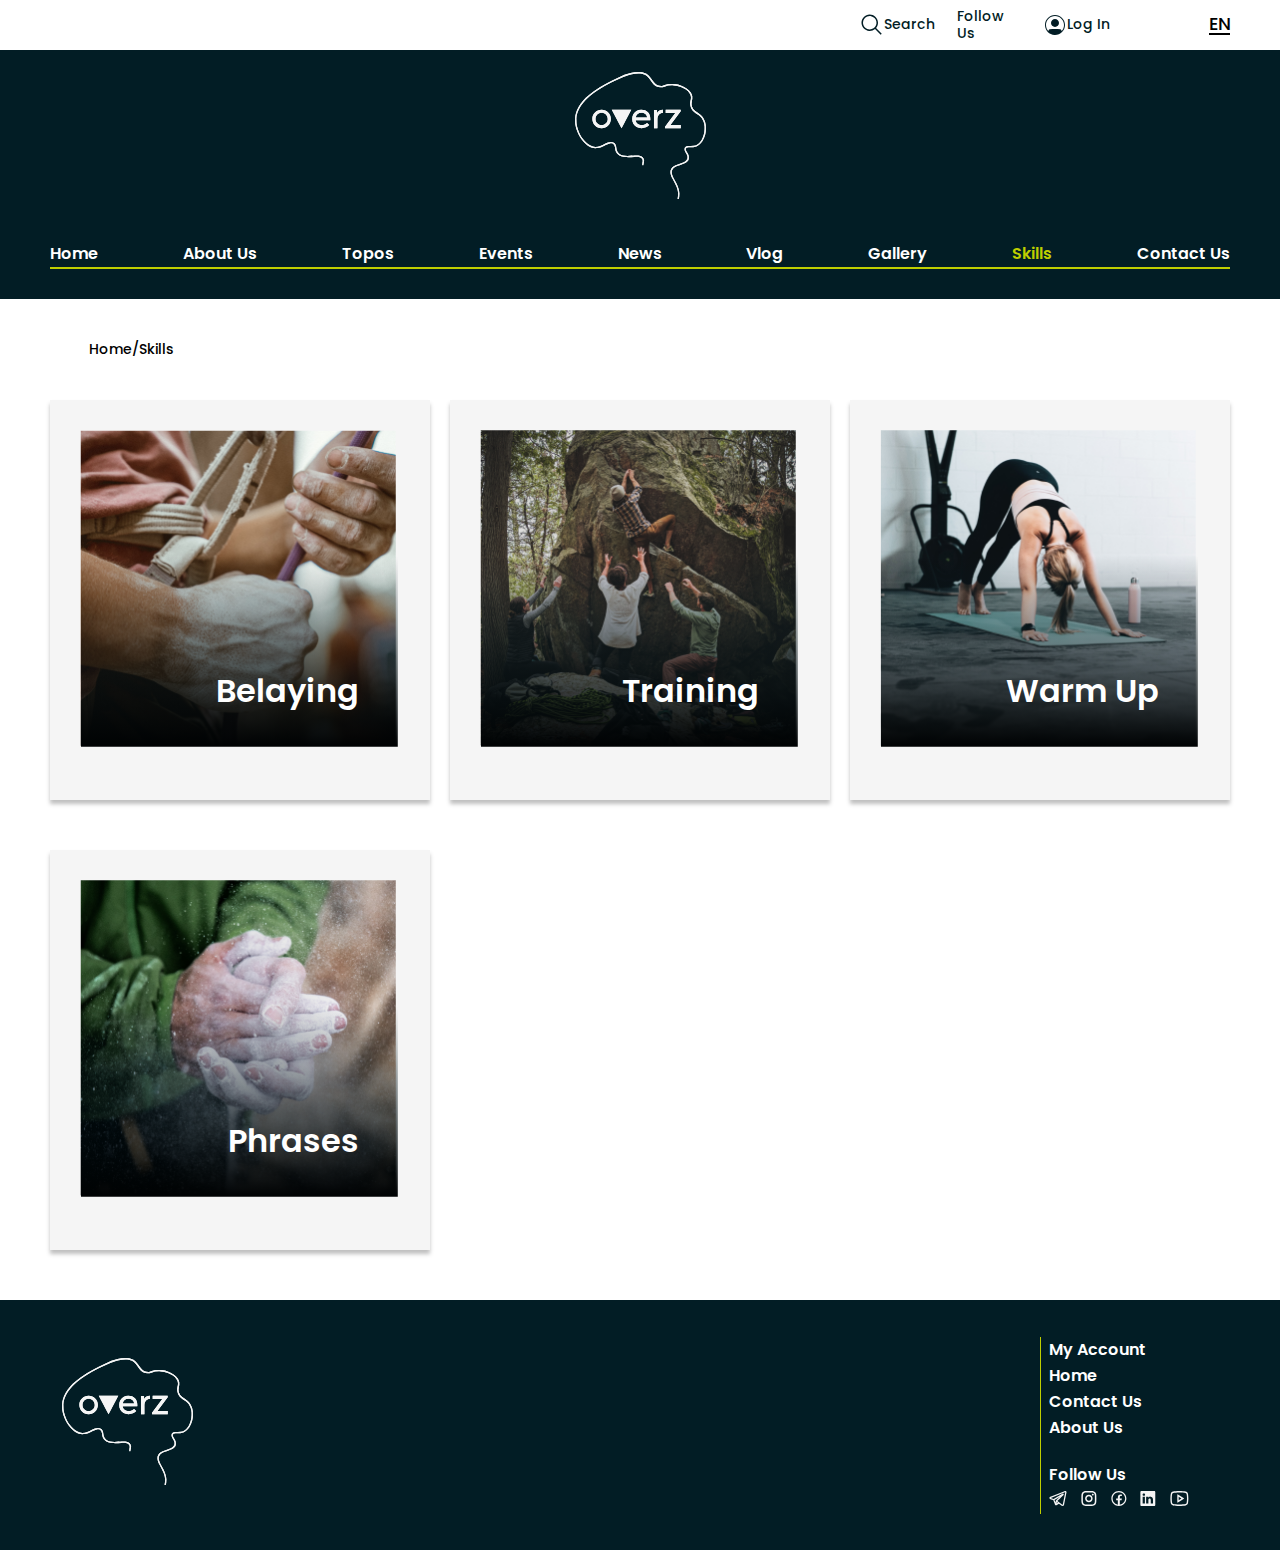
<file: components/skills/Skills.html>
<!DOCTYPE html>
<html lang="en">
  <head>
    <meta charset="UTF-8" />
    <meta name="viewport" content="width=device-width, initial-scale=1.0" />
    <link rel="stylesheet" href="../../Style/font.css" />
    <link rel="stylesheet" href="Skills.css" />
    <link rel="icon" href="../../Images/Overz.svg" />
    <title>Overz Skills</title>
  </head>
  <body>
    <main>
      <header>
        <div class="head">
          <div class="nav">
            <div class="Search">
              <a href="../search/Search.html">
                <img src="../../Images/carbon_search.svg" />
                Search</a
              >
            </div>
            <div class="FollowUs">
              <p>Follow Us</p>
              <nav>
                <a href="https://web.telegram.org/a/">
                  <svg
                    xmlns="http://www.w3.org/2000/svg"
                    width="23"
                    height="23"
                    viewBox="0 0 71 62"
                    fill="none"
                  >
                    <path
                      fill-rule="evenodd"
                      clip-rule="evenodd"
                      d="M15.2906 37.5523C15.4405 37.6022 15.5947 37.6384 15.7513 37.6603C16.7387 39.985 17.7206 42.3121 18.6969 44.6415C20.4525 48.8329 22.222 53.1499 22.6094 54.3913C23.0945 55.9186 23.604 56.9578 24.1625 57.6691C24.4521 58.0318 24.7837 58.3526 25.1746 58.5967C25.3782 58.724 25.5961 58.827 25.8238 58.9036C26.9406 59.322 27.9597 59.1477 28.5984 58.9349C28.9732 58.8071 29.3299 58.6313 29.6594 58.4119L29.6769 58.4049L39.54 52.2607L50.9352 60.9853C51.1028 61.1144 51.2843 61.2225 51.4797 61.3096C52.8478 61.9024 54.1741 62.1117 55.4235 61.9443C56.666 61.7699 57.6537 61.2504 58.3902 60.661C59.2358 59.9801 59.9099 59.1107 60.3586 58.1225L60.39 58.0457L60.4005 58.0178L60.4075 58.0039V57.9969L60.4109 57.9934C60.4716 57.8435 60.5184 57.6882 60.5505 57.5297L70.9511 5.13648C70.984 4.96877 71.0004 4.79826 71 4.62737C71 3.09306 70.4206 1.63198 69.063 0.749753C67.8973 -0.00694053 66.6024 -0.0418116 65.7822 0.0209556C64.9027 0.0906969 64.086 0.306895 63.5381 0.481248C63.2314 0.57838 62.9286 0.687729 62.6307 0.809033L62.5923 0.826468L4.25826 23.6877L4.25128 23.6912C4.05392 23.7637 3.85948 23.844 3.66843 23.9318C3.20586 24.1396 2.76212 24.3869 2.34218 24.671C1.54992 25.2115 -0.275413 26.697 0.0352081 29.1519C0.279517 31.1047 1.61973 32.3077 2.43991 32.8866C2.88664 33.2039 3.31244 33.4305 3.62655 33.5805C3.76616 33.6502 4.06631 33.7688 4.19544 33.8246L4.23034 33.835L15.2906 37.5523ZM64.634 5.63862H64.627C64.597 5.65195 64.5667 5.66474 64.5363 5.67698L6.13246 28.5696C6.10242 28.5817 6.07216 28.5933 6.04172 28.6044L6.00682 28.6149C5.90013 28.6568 5.79532 28.7033 5.69271 28.7544C5.78985 28.81 5.89006 28.86 5.99286 28.9043L16.9588 32.5936C17.1548 32.6596 17.3423 32.7486 17.5173 32.8587L53.7343 11.6747L53.7692 11.6573C53.9099 11.5719 54.0543 11.4928 54.202 11.4202C54.4533 11.2912 54.8547 11.1029 55.3084 10.9634C55.6225 10.8657 56.5544 10.5903 57.5595 10.9146C58.0927 11.0825 58.5678 11.3968 58.9307 11.8216C59.2936 12.2465 59.5296 12.7647 59.6117 13.3171C59.7417 13.801 59.7453 14.31 59.6222 14.7957C59.3779 15.7546 58.7078 16.5008 58.0935 17.0727C57.57 17.5609 50.7817 24.1026 44.0841 30.5607L34.9644 39.3481L33.3415 40.9173L53.8355 56.616C54.1121 56.732 54.4126 56.7799 54.7116 56.7555C54.8622 56.7351 55.0038 56.6722 55.1199 56.5742C55.2614 56.4549 55.3828 56.3136 55.4794 56.1558L55.4864 56.1523L65.5728 5.33525C65.2551 5.4116 64.9436 5.51185 64.641 5.63513L64.634 5.63862ZM35.104 48.8573L31.0136 45.7259L30.0224 52.0201L35.104 48.8573ZM27.2617 39.512L31.3277 35.589L40.4474 26.7947L43.8433 23.5238L21.0877 36.8339L21.2098 37.1199C22.645 40.5073 24.0643 43.9014 25.4678 47.3021L26.4555 41.0254C26.5449 40.4432 26.8291 39.912 27.2617 39.512Z"
                      fill="black"
                    />
                  </svg>
                </a>
                <a href="https://www.instagram.com/"
                  ><svg
                    xmlns="http://www.w3.org/2000/svg"
                    width="23"
                    height="23"
                    viewBox="0 0 79 79"
                    fill="none"
                  >
                    <path
                      d="M39.5026 29.6247C36.8836 29.6247 34.3718 30.6651 32.5199 32.517C30.668 34.3689 29.6276 36.8807 29.6276 39.4997C29.6276 42.1187 30.668 44.6304 32.5199 46.4824C34.3718 48.3343 36.8836 49.3747 39.5026 49.3747C42.1216 49.3747 44.6334 48.3343 46.4853 46.4824C48.3372 44.6304 49.3776 42.1187 49.3776 39.4997C49.3776 36.8807 48.3372 34.3689 46.4853 32.517C44.6334 30.6651 42.1216 29.6247 39.5026 29.6247ZM39.5026 23.0413C43.8676 23.0413 48.0539 24.7753 51.1404 27.8619C54.2269 30.9484 55.9609 35.1347 55.9609 39.4997C55.9609 43.8647 54.2269 48.0509 51.1404 51.1375C48.0539 54.224 43.8676 55.958 39.5026 55.958C35.1376 55.958 30.9513 54.224 27.8648 51.1375C24.7783 48.0509 23.0443 43.8647 23.0443 39.4997C23.0443 35.1347 24.7783 30.9484 27.8648 27.8619C30.9513 24.7753 35.1376 23.0413 39.5026 23.0413ZM60.8984 22.2184C60.8984 23.3097 60.4649 24.3562 59.6933 25.1279C58.9217 25.8995 57.8751 26.333 56.7839 26.333C55.6926 26.333 54.646 25.8995 53.8744 25.1279C53.1028 24.3562 52.6693 23.3097 52.6693 22.2184C52.6693 21.1272 53.1028 20.0806 53.8744 19.309C54.646 18.5373 55.6926 18.1038 56.7839 18.1038C57.8751 18.1038 58.9217 18.5373 59.6933 19.309C60.4649 20.0806 60.8984 21.1272 60.8984 22.2184ZM39.5026 13.1663C31.359 13.1663 30.0292 13.1894 26.2405 13.3573C23.6598 13.479 21.9284 13.8247 20.3221 14.4501C18.9778 14.9436 17.7625 15.7347 16.7671 16.7641C15.7368 17.7595 14.9446 18.9748 14.4497 20.3191C13.8243 21.932 13.4787 23.6602 13.3602 26.2375C13.189 29.8715 13.166 31.1421 13.166 39.4997C13.166 47.6465 13.189 48.9731 13.3569 52.7618C13.4787 55.3392 13.8243 57.0739 14.4464 58.6769C15.006 60.1088 15.6644 61.1391 16.7572 62.2319C17.8665 63.3379 18.8968 63.9995 20.3122 64.546C21.9383 65.1747 23.6697 65.5236 26.2372 65.6421C29.8712 65.8133 31.1418 65.833 39.4993 65.833C47.6462 65.833 48.9727 65.81 52.7614 65.6421C55.3355 65.5203 57.0669 65.1747 58.6766 64.5525C60.0196 64.0566 61.2344 63.2658 62.2316 62.2385C63.3409 61.1325 64.0025 60.1022 64.5489 58.6835C65.1743 57.064 65.5232 55.3326 65.6417 52.7585C65.8129 49.1278 65.8326 47.8539 65.8326 39.4997C65.8326 31.3561 65.8096 30.0263 65.6417 26.2375C65.5199 23.6635 65.171 21.9255 64.5489 20.3191C64.0527 18.9762 63.262 17.7614 62.2349 16.7641C61.2399 15.7333 60.0245 14.9411 58.6799 14.4468C57.0669 13.8214 55.3355 13.4758 52.7614 13.3573C49.1307 13.1861 47.8634 13.1663 39.5026 13.1663ZM39.5026 6.58301C48.4461 6.58301 49.5619 6.61592 53.0741 6.78051C56.5765 6.94509 58.9662 7.4948 61.063 8.31113C63.2355 9.14722 65.0657 10.2795 66.8959 12.1064C68.5696 13.7519 69.8648 15.7424 70.6911 17.9393C71.5042 20.036 72.0572 22.4258 72.2218 25.9314C72.3765 29.4403 72.4193 30.5562 72.4193 39.4997C72.4193 48.4431 72.3864 49.559 72.2218 53.0679C72.0572 56.5735 71.5042 58.96 70.6911 61.0601C69.8671 63.2581 68.5716 65.2491 66.8959 66.8929C65.2499 68.5661 63.2596 69.8612 61.063 70.6882C58.9662 71.5013 56.5765 72.0543 53.0741 72.2188C49.5619 72.3736 48.4461 72.4163 39.5026 72.4163C30.5591 72.4163 29.4433 72.3834 25.9311 72.2188C22.4287 72.0543 20.0423 71.5013 17.9422 70.6882C15.7444 69.8636 13.7536 68.5682 12.1094 66.8929C10.4353 65.2476 9.14014 63.2571 8.31406 61.0601C7.49773 58.9633 6.94802 56.5735 6.78344 53.0679C6.62544 49.559 6.58594 48.4431 6.58594 39.4997C6.58594 30.5562 6.61885 29.4403 6.78344 25.9314C6.94802 22.4225 7.49773 20.0393 8.31406 17.9393C9.13776 15.741 10.4332 13.75 12.1094 12.1064C13.7541 10.4317 15.7448 9.13645 17.9422 8.31113C20.039 7.4948 22.4254 6.94509 25.9311 6.78051C29.4433 6.6258 30.5591 6.58301 39.5026 6.58301Z"
                      fill="black"
                    />
                  </svg>
                </a>
                <a href="https://www.facebook.com/"
                  ><svg
                    xmlns="http://www.w3.org/2000/svg"
                    width="23"
                    height="23"
                    viewBox="0 0 78 79"
                    fill="none"
                  >
                    <path
                      d="M39 9.875C22.8735 9.875 9.75 23.1667 9.75 39.5C9.75 55.8333 22.8735 69.125 39 69.125C55.1265 69.125 68.25 55.8333 68.25 39.5C68.25 23.1667 55.1265 9.875 39 9.875ZM39 14.8125C52.4916 14.8125 63.375 25.8355 63.375 39.5C63.3809 45.4101 61.2885 51.1253 57.4795 55.6027C53.6706 60.08 48.399 63.021 42.627 63.8888V46.6989H49.569L50.6586 39.5568H42.627V35.6562C42.627 32.6937 43.5898 30.0595 46.3271 30.0595H50.7268V23.8284C49.9541 23.7222 48.3186 23.4926 45.2278 23.4926C38.7733 23.4926 34.9903 26.9439 34.9903 34.8094V39.5568H28.3554V46.6989H34.9903V63.8271C29.2981 62.8782 24.1245 59.9104 20.3938 55.4539C16.6631 50.9975 14.6184 45.3427 14.625 39.5C14.625 25.8355 25.5084 14.8125 39 14.8125Z"
                      fill="black"
                    />
                  </svg>
                </a>
                <a href="https://www.linkedin.com/"
                  ><svg
                    xmlns="http://www.w3.org/2000/svg"
                    width="23"
                    height="23"
                    viewBox="0 0 62 63"
                    fill="none"
                  >
                    <path
                      d="M57.4155 0.000440461H4.58451C3.99064 -0.00788998 3.40096 0.102019 2.84915 0.32389C2.29734 0.545761 1.79421 0.875248 1.36848 1.29353C0.942761 1.71182 0.602789 2.21072 0.367983 2.76172C0.133176 3.31273 0.00813483 3.90506 0 4.50488V58.4951C0.00813483 59.0949 0.133176 59.6873 0.367983 60.2383C0.602789 60.7893 0.942761 61.2882 1.36848 61.7065C1.79421 62.1247 2.29734 62.4542 2.84915 62.6761C3.40096 62.898 3.99064 63.0079 4.58451 62.9996H57.4155C58.0094 63.0079 58.599 62.898 59.1509 62.6761C59.7027 62.4542 60.2058 62.1247 60.6315 61.7065C61.0572 61.2882 61.3972 60.7893 61.632 60.2383C61.8668 59.6873 61.9919 59.0949 62 58.4951V4.50488C61.9919 3.90506 61.8668 3.31273 61.632 2.76172C61.3972 2.21072 61.0572 1.71182 60.6315 1.29353C60.2058 0.875248 59.7027 0.545761 59.1509 0.32389C58.599 0.102019 58.0094 -0.00788998 57.4155 0.000440461ZM18.8058 52.7307H9.4497V24.3811H18.8058V52.7307ZM14.1278 20.4122C12.8374 20.4122 11.6 19.8944 10.6876 18.9729C9.77516 18.0514 9.26258 16.8015 9.26258 15.4982C9.26258 14.195 9.77516 12.9451 10.6876 12.0235C11.6 11.102 12.8374 10.5843 14.1278 10.5843C14.8129 10.5058 15.5068 10.5744 16.1639 10.7855C16.821 10.9967 17.4265 11.3456 17.9409 11.8095C18.4552 12.2734 18.8667 12.8418 19.1485 13.4775C19.4303 14.1131 19.5759 14.8018 19.5759 15.4982C19.5759 16.1947 19.4303 16.8833 19.1485 17.519C18.8667 18.1546 18.4552 18.723 17.9409 19.1869C17.4265 19.6508 16.821 19.9998 16.1639 20.2109C15.5068 20.4221 14.8129 20.4906 14.1278 20.4122ZM52.5503 52.7307H43.1942V37.5164C43.1942 33.705 41.8531 31.2165 38.4537 31.2165C37.4017 31.2243 36.3772 31.5576 35.5185 32.1715C34.6598 32.7854 34.0079 33.6504 33.6509 34.65C33.4069 35.3903 33.3011 36.17 33.339 36.9494V52.6992H23.9829V24.3496H33.339V28.35C34.189 26.8604 35.4252 25.6333 36.9145 24.8007C38.4037 23.9681 40.0897 23.5616 41.7907 23.6251C48.0282 23.6251 52.5503 27.6886 52.5503 36.4139V52.7307Z"
                      fill="#021D25"
                    />
                  </svg>
                </a>
                <a href="https://www.youtube.com/"
                  ><svg
                    xmlns="http://www.w3.org/2000/svg"
                    width="23"
                    height="23"
                    viewBox="0 0 78 78"
                    fill="none"
                  >
                    <path
                      d="M39 14.625C29.8204 14.625 21.7084 15.5756 16.7578 16.302C12.6628 16.9016 9.36 19.9851 8.60681 24.0703C7.97062 27.5462 7.3125 32.6308 7.3125 39C7.3125 45.3692 7.97062 50.4562 8.60681 53.9297C9.36 58.0149 12.6628 61.1081 16.7578 61.7004C21.7303 62.4219 29.8691 63.375 39 63.375C48.1309 63.375 56.2721 62.4244 61.2422 61.698C65.3372 61.1081 68.64 58.0149 69.3932 53.9297C70.0294 50.4441 70.6875 45.3497 70.6875 39C70.6875 32.6503 70.0391 27.5559 69.3932 24.0703C68.64 19.9851 65.3372 16.9016 61.2422 16.2996C56.2916 15.5781 48.1772 14.625 39 14.625ZM39 19.5C47.8554 19.5 55.7676 20.4043 60.5573 21.099C61.5526 21.2413 62.478 21.693 63.2025 22.3903C63.9269 23.0876 64.4136 23.9951 64.5938 24.9844C65.1836 28.2019 65.8125 32.9721 65.8125 39C65.8125 45.0182 65.1836 49.7981 64.5938 53.0156C64.4168 54.0062 63.931 54.9155 63.206 55.6133C62.481 56.3112 61.5539 56.7619 60.5573 56.901C55.7456 57.5957 47.7969 58.5 39 58.5C30.2006 58.5 22.2422 57.5957 17.4427 56.901C16.4468 56.7601 15.5206 56.3088 14.796 55.6113C14.0713 54.9137 13.585 54.0055 13.4062 53.0156C12.8164 49.7981 12.1875 45.0377 12.1875 39C12.1875 32.955 12.8164 28.2019 13.4062 24.9844C13.585 23.9945 14.0713 23.0863 14.796 22.3887C15.5206 21.6912 16.4468 21.2399 17.4427 21.099C22.2227 20.4043 30.1446 19.5 39 19.5ZM31.6875 25.0599V52.9425L35.3438 50.8853L52.4062 41.1352L56.0625 39L52.4062 36.8672L35.3438 27.1172L31.6875 25.0599ZM36.5625 33.4401L46.2369 39L36.5625 44.5599V33.4401Z"
                      fill="black"
                    />
                  </svg>
                </a>
              </nav>
            </div>
            <div class="LogIn">
              <a href="../logIn/Login.html">
                <img src="../../Images/healthicons_ui-user-profile.svg" />
                Log In</a
              >
            </div>
            <button>EN</button>
          </div>
        </div>
        <div class="body">
          <a href="../../index.html"
            ><img src="../../Images/overz-logo.svg" alt="Overz"
          /></a>
          <nav>
            <a href="../../index.html">Home</a>
            <a href="../aboutUs/AboutUs.html">About Us</a>
            <a href="../topos/Topos.html">Topos</a>
            <a href="../events/Events.html">Events</a>
            <a href="../news/News.html">News</a>
            <a href="../vlog/Vlog.html">Vlog</a>
            <a href="../gallery/Gallery.html">Gallery</a>
            <a href="Skills.html" id="active">Skills</a>
            <a href="../contactUs/ContactUs.html">Contact Us</a>
          </nav>
          <div class="burgerMenu">
            <svg
              xmlns="http://www.w3.org/2000/svg"
              width="20"
              height="20"
              viewBox="0 0 20 20"
              fill="none"
            >
              <path
                d="M2.44141 4.90088H17.0979M2.44141 9.80164H17.0979M2.44141 14.7024H17.0979"
                stroke="#F5F5F5"
                stroke-width="2.5"
                stroke-linecap="round"
                stroke-linejoin="round"
              />
            </svg>
            <div class="hiddenMenu">
              <nav>
                <a id="Search" href="../search/Search.html"
                  ><svg
                    xmlns="http://www.w3.org/2000/svg"
                    width="9"
                    height="10"
                    viewBox="0 0 9 10"
                    fill="none"
                  >
                    <path
                      d="M9 9.02929L6.486 6.51529C7.09013 5.79002 7.39139 4.85976 7.3271 3.91803C7.26282 2.9763 6.83795 2.0956 6.14087 1.45915C5.44379 0.822706 4.52817 0.479505 3.58449 0.500947C2.64081 0.52239 1.74173 0.906824 1.07428 1.57428C0.406824 2.24173 0.0223896 3.14081 0.000947471 4.08449C-0.0204947 5.02817 0.322706 5.94379 0.959155 6.64087C1.5956 7.33795 2.4763 7.76282 3.41803 7.8271C4.35976 7.89139 5.29002 7.59013 6.01529 6.986L8.52929 9.5L9 9.02929ZM0.677689 4.17372C0.677689 3.58116 0.853403 3.00191 1.18261 2.50922C1.51182 2.01652 1.97974 1.63251 2.52719 1.40575C3.07464 1.17899 3.67704 1.11965 4.25822 1.23526C4.83939 1.35086 5.37323 1.6362 5.79224 2.05521C6.21124 2.47421 6.49658 3.00805 6.61219 3.58922C6.72779 4.1704 6.66846 4.7728 6.44169 5.32025C6.21493 5.86771 5.83092 6.33562 5.33823 6.66483C4.84553 6.99404 4.26628 7.16975 3.67372 7.16975C2.87939 7.16887 2.11785 6.85294 1.55618 6.29126C0.994506 5.72959 0.67857 4.96805 0.677689 4.17372Z"
                      fill="#021D25"
                    />
                  </svg>
                  Search
                </a>
                <p>Follow Us</p>
                <svg
                  xmlns="http://www.w3.org/2000/svg"
                  width="82"
                  height="3"
                  viewBox="0 0 82 3"
                  fill="none"
                >
                  <path d="M0 1.5H82" stroke="#BECE00" stroke-width="2" />
                </svg>
                <a href="../../index.html">Home</a>
                <a href="../aboutUs/AboutUs.html">About Us</a>
                <a href="../topos/Topos.html">Topos</a>
                <a href="../events/Events.html">Events</a>
                <a href="../news/News.html">News</a>
                <a href="../vlog/Vlog.html">Vlog</a>
                <a href="../gallery/Gallery.html">Gallery</a>
                <a href="Skills.html" id="active">Skills</a>
                <a href="../contactUs/ContactUs.html">Contact Us</a>
              </nav>
            </div>
          </div>
        </div>
      </header>
      <section id="pageTitle">
        <h2><a href="../../index.html">Home</a>/Skills</h2>
      </section>
      <section id="SkillsContent">
        <div class="Cart">
          <div>
            <img src="../../Images/Skills/Rectangle 230.png" />
            <svg
              xmlns="http://www.w3.org/2000/svg"
              width="318"
              height="192"
              viewBox="0 0 318 192"
              fill="none"
            >
              <path
                d="M0.96875 0.78125H317.781V191.781H0.96875V0.78125Z"
                fill="url(#paint0_linear_720_1658)"
              />
              <defs>
                <linearGradient
                  id="paint0_linear_720_1658"
                  x1="159.375"
                  y1="191.781"
                  x2="159.375"
                  y2="0.78125"
                  gradientUnits="userSpaceOnUse"
                >
                  <stop stop-color="#000203" />
                  <stop offset="1" stop-color="#021D25" stop-opacity="0" />
                </linearGradient>
              </defs>
            </svg>
            <h2>Belaying</h2>
          </div>
        </div>
        <div class="Cart">
          <div>
            <img src="../../Images/Skills/Rectangle 233.png" />
            <svg
              xmlns="http://www.w3.org/2000/svg"
              width="318"
              height="192"
              viewBox="0 0 318 192"
              fill="none"
            >
              <path
                d="M0.96875 0.78125H317.781V191.781H0.96875V0.78125Z"
                fill="url(#paint0_linear_720_1658)"
              />
              <defs>
                <linearGradient
                  id="paint0_linear_720_1658"
                  x1="159.375"
                  y1="191.781"
                  x2="159.375"
                  y2="0.78125"
                  gradientUnits="userSpaceOnUse"
                >
                  <stop stop-color="#000203" />
                  <stop offset="1" stop-color="#021D25" stop-opacity="0" />
                </linearGradient>
              </defs>
            </svg>
            <h2>Training</h2>
          </div>
        </div>
        <div class="Cart">
          <div>
            <img src="../../Images/Skills/Rectangle 236.png" />
            <svg
              xmlns="http://www.w3.org/2000/svg"
              width="318"
              height="192"
              viewBox="0 0 318 192"
              fill="none"
            >
              <path
                d="M0.96875 0.78125H317.781V191.781H0.96875V0.78125Z"
                fill="url(#paint0_linear_720_1658)"
              />
              <defs>
                <linearGradient
                  id="paint0_linear_720_1658"
                  x1="159.375"
                  y1="191.781"
                  x2="159.375"
                  y2="0.78125"
                  gradientUnits="userSpaceOnUse"
                >
                  <stop stop-color="#000203" />
                  <stop offset="1" stop-color="#021D25" stop-opacity="0" />
                </linearGradient>
              </defs>
            </svg>
            <h2>Warm Up</h2>
          </div>
        </div>
        <div class="Cart">
          <div>
            <img src="../../Images/Skills/Rectangle 239.png" />
            <svg
              xmlns="http://www.w3.org/2000/svg"
              width="318"
              height="192"
              viewBox="0 0 318 192"
              fill="none"
            >
              <path
                d="M0.96875 0.78125H317.781V191.781H0.96875V0.78125Z"
                fill="url(#paint0_linear_720_1658)"
              />
              <defs>
                <linearGradient
                  id="paint0_linear_720_1658"
                  x1="159.375"
                  y1="191.781"
                  x2="159.375"
                  y2="0.78125"
                  gradientUnits="userSpaceOnUse"
                >
                  <stop stop-color="#000203" />
                  <stop offset="1" stop-color="#021D25" stop-opacity="0" />
                </linearGradient>
              </defs>
            </svg>
            <h2>Phrases</h2>
          </div>
        </div>
      </section>
      <footer>
        <div class="FooterContent">
          <a href="../../index.html">
            <img src="../../Images/overz-logo.svg" alt="Overz" />
          </a>
          <div class="footerNav">
            <nav>
              <a href="">My Account</a>
              <a href="../../index.html">Home</a>
              <a href="../contactUs/ContactUs.html">Contact Us</a>
              <a href="../aboutUs/AboutUs.html">About Us</a>
            </nav>
            <div class="FollowUs">
              <h2>Follow Us</h2>
              <nav>
                <a href="https://web.telegram.org/a/"
                  ><img src="../../Images/webSites/telegram.svg"
                /></a>
                <a href="https://www.instagram.com/"
                  ><img src="../../Images/webSites/instagram.svg"
                /></a>
                <a href="https://www.facebook.com/"
                  ><img src="../../Images/webSites/facebook.svg"
                /></a>
                <a href="https://www.linkedin.com/"
                  ><img src="../../Images/webSites/linkedin.svg"
                /></a>
                <a href="https://www.youtube.com/"
                  ><img src="../../Images/webSites/youtube.svg"
                /></a>
              </nav>
            </div>
          </div>
        </div>
      </footer>
    </main>
    <script src="../../Script/script.js"></script>
  </body>
</html>
</file>
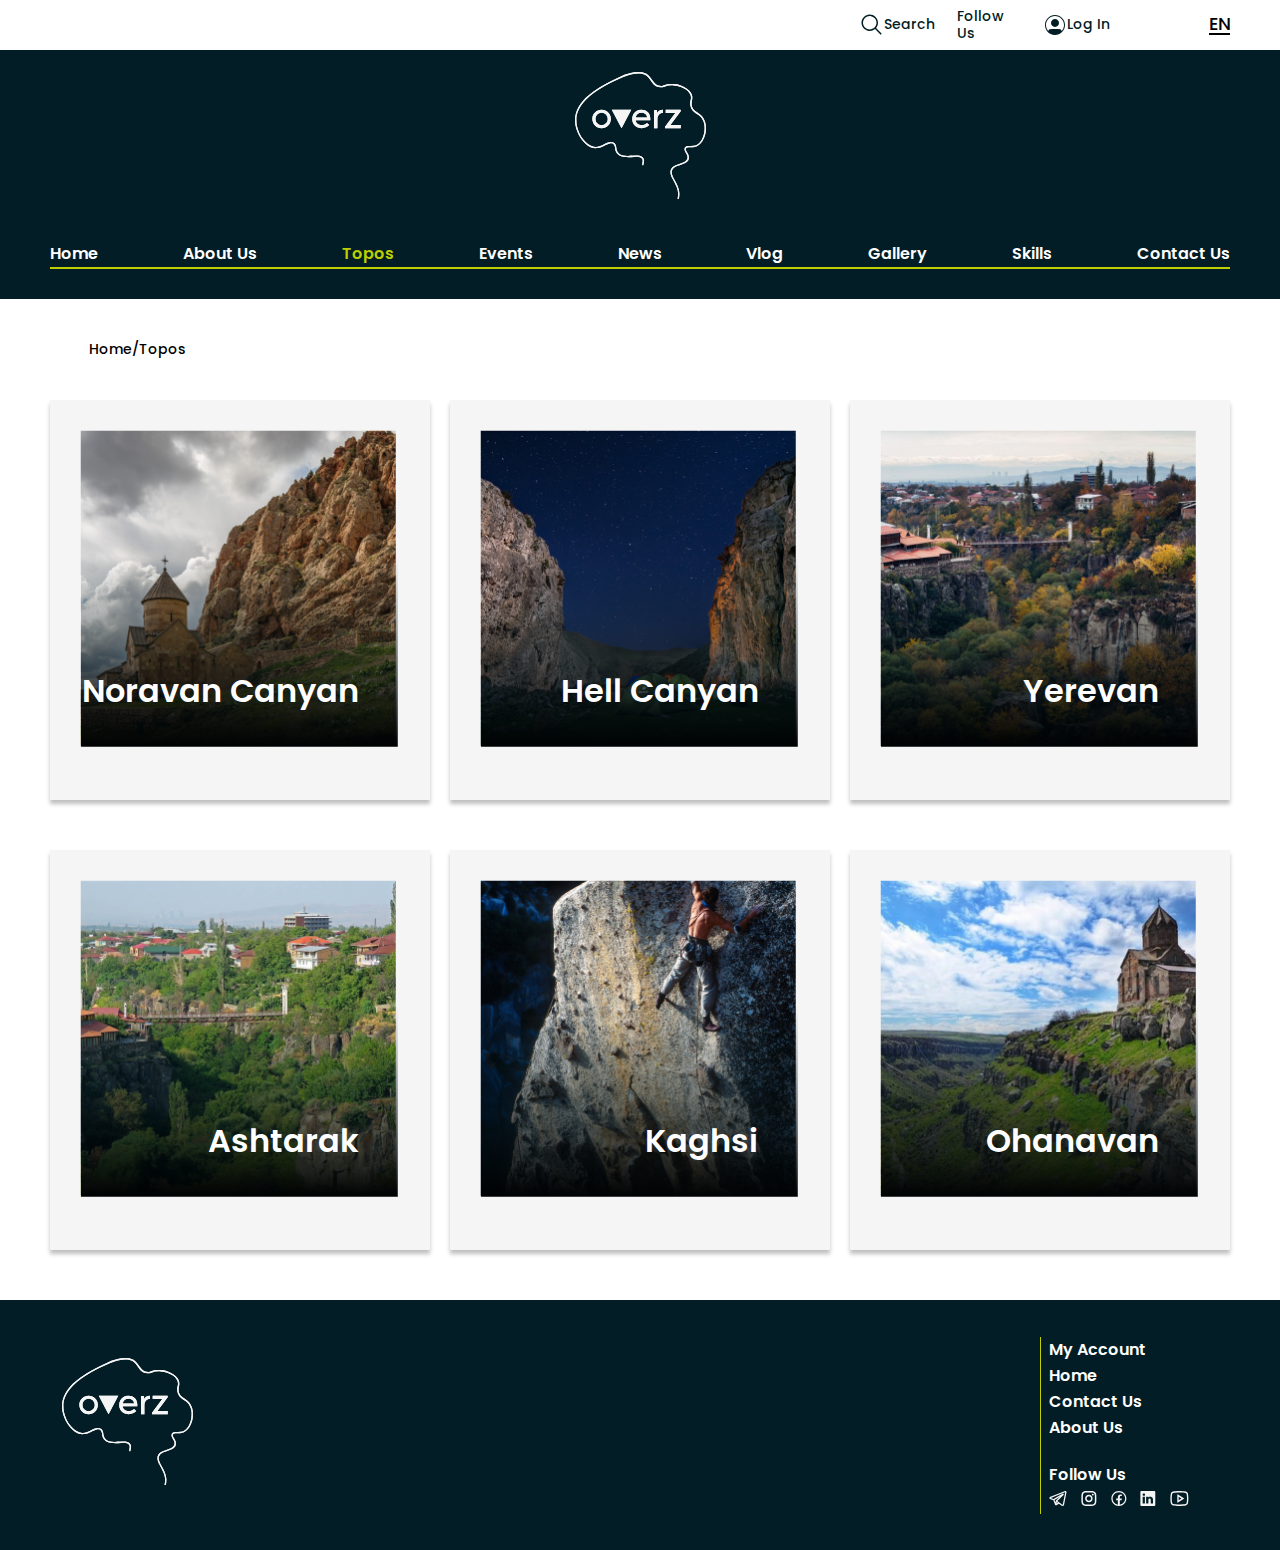
<file: components/topos/Topos.html>
<!DOCTYPE html>
<html lang="en">
  <head>
    <meta charset="UTF-8" />
    <meta name="viewport" content="width=device-width, initial-scale=1.0" />
    <link rel="stylesheet" href="../../Style/font.css" />
    <link rel="stylesheet" href="Topos.css" />
    <link rel="icon" href="../../Images/Overz.svg" />
    <title>Overz Topos</title>
  </head>
  <body>
    <main>
      <header>
        <div class="head">
          <div class="nav">
            <div class="Search">
              <a href="../search/Search.html">
                <img src="../../Images/carbon_search.svg" />
                Search</a
              >
            </div>
            <div class="FollowUs">
              <p>Follow Us</p>
              <nav>
                <a href="https://web.telegram.org/a/">
                  <svg
                    xmlns="http://www.w3.org/2000/svg"
                    width="23"
                    height="23"
                    viewBox="0 0 71 62"
                    fill="none"
                  >
                    <path
                      fill-rule="evenodd"
                      clip-rule="evenodd"
                      d="M15.2906 37.5523C15.4405 37.6022 15.5947 37.6384 15.7513 37.6603C16.7387 39.985 17.7206 42.3121 18.6969 44.6415C20.4525 48.8329 22.222 53.1499 22.6094 54.3913C23.0945 55.9186 23.604 56.9578 24.1625 57.6691C24.4521 58.0318 24.7837 58.3526 25.1746 58.5967C25.3782 58.724 25.5961 58.827 25.8238 58.9036C26.9406 59.322 27.9597 59.1477 28.5984 58.9349C28.9732 58.8071 29.3299 58.6313 29.6594 58.4119L29.6769 58.4049L39.54 52.2607L50.9352 60.9853C51.1028 61.1144 51.2843 61.2225 51.4797 61.3096C52.8478 61.9024 54.1741 62.1117 55.4235 61.9443C56.666 61.7699 57.6537 61.2504 58.3902 60.661C59.2358 59.9801 59.9099 59.1107 60.3586 58.1225L60.39 58.0457L60.4005 58.0178L60.4075 58.0039V57.9969L60.4109 57.9934C60.4716 57.8435 60.5184 57.6882 60.5505 57.5297L70.9511 5.13648C70.984 4.96877 71.0004 4.79826 71 4.62737C71 3.09306 70.4206 1.63198 69.063 0.749753C67.8973 -0.00694053 66.6024 -0.0418116 65.7822 0.0209556C64.9027 0.0906969 64.086 0.306895 63.5381 0.481248C63.2314 0.57838 62.9286 0.687729 62.6307 0.809033L62.5923 0.826468L4.25826 23.6877L4.25128 23.6912C4.05392 23.7637 3.85948 23.844 3.66843 23.9318C3.20586 24.1396 2.76212 24.3869 2.34218 24.671C1.54992 25.2115 -0.275413 26.697 0.0352081 29.1519C0.279517 31.1047 1.61973 32.3077 2.43991 32.8866C2.88664 33.2039 3.31244 33.4305 3.62655 33.5805C3.76616 33.6502 4.06631 33.7688 4.19544 33.8246L4.23034 33.835L15.2906 37.5523ZM64.634 5.63862H64.627C64.597 5.65195 64.5667 5.66474 64.5363 5.67698L6.13246 28.5696C6.10242 28.5817 6.07216 28.5933 6.04172 28.6044L6.00682 28.6149C5.90013 28.6568 5.79532 28.7033 5.69271 28.7544C5.78985 28.81 5.89006 28.86 5.99286 28.9043L16.9588 32.5936C17.1548 32.6596 17.3423 32.7486 17.5173 32.8587L53.7343 11.6747L53.7692 11.6573C53.9099 11.5719 54.0543 11.4928 54.202 11.4202C54.4533 11.2912 54.8547 11.1029 55.3084 10.9634C55.6225 10.8657 56.5544 10.5903 57.5595 10.9146C58.0927 11.0825 58.5678 11.3968 58.9307 11.8216C59.2936 12.2465 59.5296 12.7647 59.6117 13.3171C59.7417 13.801 59.7453 14.31 59.6222 14.7957C59.3779 15.7546 58.7078 16.5008 58.0935 17.0727C57.57 17.5609 50.7817 24.1026 44.0841 30.5607L34.9644 39.3481L33.3415 40.9173L53.8355 56.616C54.1121 56.732 54.4126 56.7799 54.7116 56.7555C54.8622 56.7351 55.0038 56.6722 55.1199 56.5742C55.2614 56.4549 55.3828 56.3136 55.4794 56.1558L55.4864 56.1523L65.5728 5.33525C65.2551 5.4116 64.9436 5.51185 64.641 5.63513L64.634 5.63862ZM35.104 48.8573L31.0136 45.7259L30.0224 52.0201L35.104 48.8573ZM27.2617 39.512L31.3277 35.589L40.4474 26.7947L43.8433 23.5238L21.0877 36.8339L21.2098 37.1199C22.645 40.5073 24.0643 43.9014 25.4678 47.3021L26.4555 41.0254C26.5449 40.4432 26.8291 39.912 27.2617 39.512Z"
                      fill="black"
                    />
                  </svg>
                </a>
                <a href="https://www.instagram.com/"
                  ><svg
                    xmlns="http://www.w3.org/2000/svg"
                    width="23"
                    height="23"
                    viewBox="0 0 79 79"
                    fill="none"
                  >
                    <path
                      d="M39.5026 29.6247C36.8836 29.6247 34.3718 30.6651 32.5199 32.517C30.668 34.3689 29.6276 36.8807 29.6276 39.4997C29.6276 42.1187 30.668 44.6304 32.5199 46.4824C34.3718 48.3343 36.8836 49.3747 39.5026 49.3747C42.1216 49.3747 44.6334 48.3343 46.4853 46.4824C48.3372 44.6304 49.3776 42.1187 49.3776 39.4997C49.3776 36.8807 48.3372 34.3689 46.4853 32.517C44.6334 30.6651 42.1216 29.6247 39.5026 29.6247ZM39.5026 23.0413C43.8676 23.0413 48.0539 24.7753 51.1404 27.8619C54.2269 30.9484 55.9609 35.1347 55.9609 39.4997C55.9609 43.8647 54.2269 48.0509 51.1404 51.1375C48.0539 54.224 43.8676 55.958 39.5026 55.958C35.1376 55.958 30.9513 54.224 27.8648 51.1375C24.7783 48.0509 23.0443 43.8647 23.0443 39.4997C23.0443 35.1347 24.7783 30.9484 27.8648 27.8619C30.9513 24.7753 35.1376 23.0413 39.5026 23.0413ZM60.8984 22.2184C60.8984 23.3097 60.4649 24.3562 59.6933 25.1279C58.9217 25.8995 57.8751 26.333 56.7839 26.333C55.6926 26.333 54.646 25.8995 53.8744 25.1279C53.1028 24.3562 52.6693 23.3097 52.6693 22.2184C52.6693 21.1272 53.1028 20.0806 53.8744 19.309C54.646 18.5373 55.6926 18.1038 56.7839 18.1038C57.8751 18.1038 58.9217 18.5373 59.6933 19.309C60.4649 20.0806 60.8984 21.1272 60.8984 22.2184ZM39.5026 13.1663C31.359 13.1663 30.0292 13.1894 26.2405 13.3573C23.6598 13.479 21.9284 13.8247 20.3221 14.4501C18.9778 14.9436 17.7625 15.7347 16.7671 16.7641C15.7368 17.7595 14.9446 18.9748 14.4497 20.3191C13.8243 21.932 13.4787 23.6602 13.3602 26.2375C13.189 29.8715 13.166 31.1421 13.166 39.4997C13.166 47.6465 13.189 48.9731 13.3569 52.7618C13.4787 55.3392 13.8243 57.0739 14.4464 58.6769C15.006 60.1088 15.6644 61.1391 16.7572 62.2319C17.8665 63.3379 18.8968 63.9995 20.3122 64.546C21.9383 65.1747 23.6697 65.5236 26.2372 65.6421C29.8712 65.8133 31.1418 65.833 39.4993 65.833C47.6462 65.833 48.9727 65.81 52.7614 65.6421C55.3355 65.5203 57.0669 65.1747 58.6766 64.5525C60.0196 64.0566 61.2344 63.2658 62.2316 62.2385C63.3409 61.1325 64.0025 60.1022 64.5489 58.6835C65.1743 57.064 65.5232 55.3326 65.6417 52.7585C65.8129 49.1278 65.8326 47.8539 65.8326 39.4997C65.8326 31.3561 65.8096 30.0263 65.6417 26.2375C65.5199 23.6635 65.171 21.9255 64.5489 20.3191C64.0527 18.9762 63.262 17.7614 62.2349 16.7641C61.2399 15.7333 60.0245 14.9411 58.6799 14.4468C57.0669 13.8214 55.3355 13.4758 52.7614 13.3573C49.1307 13.1861 47.8634 13.1663 39.5026 13.1663ZM39.5026 6.58301C48.4461 6.58301 49.5619 6.61592 53.0741 6.78051C56.5765 6.94509 58.9662 7.4948 61.063 8.31113C63.2355 9.14722 65.0657 10.2795 66.8959 12.1064C68.5696 13.7519 69.8648 15.7424 70.6911 17.9393C71.5042 20.036 72.0572 22.4258 72.2218 25.9314C72.3765 29.4403 72.4193 30.5562 72.4193 39.4997C72.4193 48.4431 72.3864 49.559 72.2218 53.0679C72.0572 56.5735 71.5042 58.96 70.6911 61.0601C69.8671 63.2581 68.5716 65.2491 66.8959 66.8929C65.2499 68.5661 63.2596 69.8612 61.063 70.6882C58.9662 71.5013 56.5765 72.0543 53.0741 72.2188C49.5619 72.3736 48.4461 72.4163 39.5026 72.4163C30.5591 72.4163 29.4433 72.3834 25.9311 72.2188C22.4287 72.0543 20.0423 71.5013 17.9422 70.6882C15.7444 69.8636 13.7536 68.5682 12.1094 66.8929C10.4353 65.2476 9.14014 63.2571 8.31406 61.0601C7.49773 58.9633 6.94802 56.5735 6.78344 53.0679C6.62544 49.559 6.58594 48.4431 6.58594 39.4997C6.58594 30.5562 6.61885 29.4403 6.78344 25.9314C6.94802 22.4225 7.49773 20.0393 8.31406 17.9393C9.13776 15.741 10.4332 13.75 12.1094 12.1064C13.7541 10.4317 15.7448 9.13645 17.9422 8.31113C20.039 7.4948 22.4254 6.94509 25.9311 6.78051C29.4433 6.6258 30.5591 6.58301 39.5026 6.58301Z"
                      fill="black"
                    />
                  </svg>
                </a>
                <a href="https://www.facebook.com/"
                  ><svg
                    xmlns="http://www.w3.org/2000/svg"
                    width="23"
                    height="23"
                    viewBox="0 0 78 79"
                    fill="none"
                  >
                    <path
                      d="M39 9.875C22.8735 9.875 9.75 23.1667 9.75 39.5C9.75 55.8333 22.8735 69.125 39 69.125C55.1265 69.125 68.25 55.8333 68.25 39.5C68.25 23.1667 55.1265 9.875 39 9.875ZM39 14.8125C52.4916 14.8125 63.375 25.8355 63.375 39.5C63.3809 45.4101 61.2885 51.1253 57.4795 55.6027C53.6706 60.08 48.399 63.021 42.627 63.8888V46.6989H49.569L50.6586 39.5568H42.627V35.6562C42.627 32.6937 43.5898 30.0595 46.3271 30.0595H50.7268V23.8284C49.9541 23.7222 48.3186 23.4926 45.2278 23.4926C38.7733 23.4926 34.9903 26.9439 34.9903 34.8094V39.5568H28.3554V46.6989H34.9903V63.8271C29.2981 62.8782 24.1245 59.9104 20.3938 55.4539C16.6631 50.9975 14.6184 45.3427 14.625 39.5C14.625 25.8355 25.5084 14.8125 39 14.8125Z"
                      fill="black"
                    />
                  </svg>
                </a>
                <a href="https://www.linkedin.com/"
                  ><svg
                    xmlns="http://www.w3.org/2000/svg"
                    width="23"
                    height="23"
                    viewBox="0 0 62 63"
                    fill="none"
                  >
                    <path
                      d="M57.4155 0.000440461H4.58451C3.99064 -0.00788998 3.40096 0.102019 2.84915 0.32389C2.29734 0.545761 1.79421 0.875248 1.36848 1.29353C0.942761 1.71182 0.602789 2.21072 0.367983 2.76172C0.133176 3.31273 0.00813483 3.90506 0 4.50488V58.4951C0.00813483 59.0949 0.133176 59.6873 0.367983 60.2383C0.602789 60.7893 0.942761 61.2882 1.36848 61.7065C1.79421 62.1247 2.29734 62.4542 2.84915 62.6761C3.40096 62.898 3.99064 63.0079 4.58451 62.9996H57.4155C58.0094 63.0079 58.599 62.898 59.1509 62.6761C59.7027 62.4542 60.2058 62.1247 60.6315 61.7065C61.0572 61.2882 61.3972 60.7893 61.632 60.2383C61.8668 59.6873 61.9919 59.0949 62 58.4951V4.50488C61.9919 3.90506 61.8668 3.31273 61.632 2.76172C61.3972 2.21072 61.0572 1.71182 60.6315 1.29353C60.2058 0.875248 59.7027 0.545761 59.1509 0.32389C58.599 0.102019 58.0094 -0.00788998 57.4155 0.000440461ZM18.8058 52.7307H9.4497V24.3811H18.8058V52.7307ZM14.1278 20.4122C12.8374 20.4122 11.6 19.8944 10.6876 18.9729C9.77516 18.0514 9.26258 16.8015 9.26258 15.4982C9.26258 14.195 9.77516 12.9451 10.6876 12.0235C11.6 11.102 12.8374 10.5843 14.1278 10.5843C14.8129 10.5058 15.5068 10.5744 16.1639 10.7855C16.821 10.9967 17.4265 11.3456 17.9409 11.8095C18.4552 12.2734 18.8667 12.8418 19.1485 13.4775C19.4303 14.1131 19.5759 14.8018 19.5759 15.4982C19.5759 16.1947 19.4303 16.8833 19.1485 17.519C18.8667 18.1546 18.4552 18.723 17.9409 19.1869C17.4265 19.6508 16.821 19.9998 16.1639 20.2109C15.5068 20.4221 14.8129 20.4906 14.1278 20.4122ZM52.5503 52.7307H43.1942V37.5164C43.1942 33.705 41.8531 31.2165 38.4537 31.2165C37.4017 31.2243 36.3772 31.5576 35.5185 32.1715C34.6598 32.7854 34.0079 33.6504 33.6509 34.65C33.4069 35.3903 33.3011 36.17 33.339 36.9494V52.6992H23.9829V24.3496H33.339V28.35C34.189 26.8604 35.4252 25.6333 36.9145 24.8007C38.4037 23.9681 40.0897 23.5616 41.7907 23.6251C48.0282 23.6251 52.5503 27.6886 52.5503 36.4139V52.7307Z"
                      fill="#021D25"
                    />
                  </svg>
                </a>
                <a href="https://www.youtube.com/"
                  ><svg
                    xmlns="http://www.w3.org/2000/svg"
                    width="23"
                    height="23"
                    viewBox="0 0 78 78"
                    fill="none"
                  >
                    <path
                      d="M39 14.625C29.8204 14.625 21.7084 15.5756 16.7578 16.302C12.6628 16.9016 9.36 19.9851 8.60681 24.0703C7.97062 27.5462 7.3125 32.6308 7.3125 39C7.3125 45.3692 7.97062 50.4562 8.60681 53.9297C9.36 58.0149 12.6628 61.1081 16.7578 61.7004C21.7303 62.4219 29.8691 63.375 39 63.375C48.1309 63.375 56.2721 62.4244 61.2422 61.698C65.3372 61.1081 68.64 58.0149 69.3932 53.9297C70.0294 50.4441 70.6875 45.3497 70.6875 39C70.6875 32.6503 70.0391 27.5559 69.3932 24.0703C68.64 19.9851 65.3372 16.9016 61.2422 16.2996C56.2916 15.5781 48.1772 14.625 39 14.625ZM39 19.5C47.8554 19.5 55.7676 20.4043 60.5573 21.099C61.5526 21.2413 62.478 21.693 63.2025 22.3903C63.9269 23.0876 64.4136 23.9951 64.5938 24.9844C65.1836 28.2019 65.8125 32.9721 65.8125 39C65.8125 45.0182 65.1836 49.7981 64.5938 53.0156C64.4168 54.0062 63.931 54.9155 63.206 55.6133C62.481 56.3112 61.5539 56.7619 60.5573 56.901C55.7456 57.5957 47.7969 58.5 39 58.5C30.2006 58.5 22.2422 57.5957 17.4427 56.901C16.4468 56.7601 15.5206 56.3088 14.796 55.6113C14.0713 54.9137 13.585 54.0055 13.4062 53.0156C12.8164 49.7981 12.1875 45.0377 12.1875 39C12.1875 32.955 12.8164 28.2019 13.4062 24.9844C13.585 23.9945 14.0713 23.0863 14.796 22.3887C15.5206 21.6912 16.4468 21.2399 17.4427 21.099C22.2227 20.4043 30.1446 19.5 39 19.5ZM31.6875 25.0599V52.9425L35.3438 50.8853L52.4062 41.1352L56.0625 39L52.4062 36.8672L35.3438 27.1172L31.6875 25.0599ZM36.5625 33.4401L46.2369 39L36.5625 44.5599V33.4401Z"
                      fill="black"
                    />
                  </svg>
                </a>
              </nav>
            </div>
            <div class="LogIn">
              <a href="../logIn/Login.html">
                <img src="../../Images/healthicons_ui-user-profile.svg" />
                Log In</a
              >
            </div>
            <button>EN</button>
          </div>
        </div>
        <div class="body">
          <a href="../../index.html"
            ><img src="../../Images/overz-logo.svg" alt="Overz"
          /></a>
          <nav>
            <a href="../../index.html">Home</a>
            <a href="../aboutUs/AboutUs.html">About Us</a>
            <a href="Topos.html" id="active">Topos</a>
            <a href="../events/Events.html">Events</a>
            <a href="../news/News.html">News</a>
            <a href="../vlog/Vlog.html">Vlog</a>
            <a href="../gallery/Gallery.html">Gallery</a>
            <a href="../skills/Skills.html">Skills</a>
            <a href="../contactUs/ContactUs.html">Contact Us</a>
          </nav>
          <div class="burgerMenu">
            <svg
              xmlns="http://www.w3.org/2000/svg"
              width="20"
              height="20"
              viewBox="0 0 20 20"
              fill="none"
            >
              <path
                d="M2.44141 4.90088H17.0979M2.44141 9.80164H17.0979M2.44141 14.7024H17.0979"
                stroke="#F5F5F5"
                stroke-width="2.5"
                stroke-linecap="round"
                stroke-linejoin="round"
              />
            </svg>
            <div class="hiddenMenu">
              <nav>
                <a id="Search" href="../search/Search.html"
                  ><svg
                    xmlns="http://www.w3.org/2000/svg"
                    width="9"
                    height="10"
                    viewBox="0 0 9 10"
                    fill="none"
                  >
                    <path
                      d="M9 9.02929L6.486 6.51529C7.09013 5.79002 7.39139 4.85976 7.3271 3.91803C7.26282 2.9763 6.83795 2.0956 6.14087 1.45915C5.44379 0.822706 4.52817 0.479505 3.58449 0.500947C2.64081 0.52239 1.74173 0.906824 1.07428 1.57428C0.406824 2.24173 0.0223896 3.14081 0.000947471 4.08449C-0.0204947 5.02817 0.322706 5.94379 0.959155 6.64087C1.5956 7.33795 2.4763 7.76282 3.41803 7.8271C4.35976 7.89139 5.29002 7.59013 6.01529 6.986L8.52929 9.5L9 9.02929ZM0.677689 4.17372C0.677689 3.58116 0.853403 3.00191 1.18261 2.50922C1.51182 2.01652 1.97974 1.63251 2.52719 1.40575C3.07464 1.17899 3.67704 1.11965 4.25822 1.23526C4.83939 1.35086 5.37323 1.6362 5.79224 2.05521C6.21124 2.47421 6.49658 3.00805 6.61219 3.58922C6.72779 4.1704 6.66846 4.7728 6.44169 5.32025C6.21493 5.86771 5.83092 6.33562 5.33823 6.66483C4.84553 6.99404 4.26628 7.16975 3.67372 7.16975C2.87939 7.16887 2.11785 6.85294 1.55618 6.29126C0.994506 5.72959 0.67857 4.96805 0.677689 4.17372Z"
                      fill="#021D25"
                    />
                  </svg>
                  Search
                </a>
                <p>Follow Us</p>
                <svg
                  xmlns="http://www.w3.org/2000/svg"
                  width="82"
                  height="3"
                  viewBox="0 0 82 3"
                  fill="none"
                >
                  <path d="M0 1.5H82" stroke="#BECE00" stroke-width="2" />
                </svg>
                <a href="../../index.html">Home</a>
                <a href="../aboutUs/AboutUs.html">About Us</a>
                <a href="Topos.html" id="active">Topos</a>
                <a href="../events/Events.html">Events</a>
                <a href="../news/News.html">News</a>
                <a href="../vlog/Vlog.html">Vlog</a>
                <a href="../gallery/Gallery.html">Gallery</a>
                <a href="../skills/Skills.html">Skills</a>
                <a href="../contactUs/ContactUs.html">Contact Us</a>
              </nav>
            </div>
          </div>
        </div>
      </header>
      <section id="pageTitle">
        <h2><a href="../../index.html">Home</a>/Topos</h2>
      </section>
      <section id="ToposContent"></section>
      <footer>
        <div class="FooterContent">
          <a href="../../index.html">
            <img src="../../Images/overz-logo.svg" alt="Overz" />
          </a>
          <div class="footerNav">
            <nav>
              <a href="">My Account</a>
              <a href="../../index.html">Home</a>
              <a href="../contactUs/ContactUs.html">Contact Us</a>
              <a href="../aboutUs/AboutUs.html">About Us</a>
            </nav>
            <div class="FollowUs">
              <h2>Follow Us</h2>
              <nav>
                <a href="https://web.telegram.org/a/"
                  ><img src="../../Images/webSites/telegram.svg"
                /></a>
                <a href="https://www.instagram.com/"
                  ><img src="../../Images/webSites/instagram.svg"
                /></a>
                <a href="https://www.facebook.com/"
                  ><img src="../../Images/webSites/facebook.svg"
                /></a>
                <a href="https://www.linkedin.com/"
                  ><img src="../../Images/webSites/linkedin.svg"
                /></a>
                <a href="https://www.youtube.com/"
                  ><img src="../../Images/webSites/youtube.svg"
                /></a>
              </nav>
            </div>
          </div>
        </div>
      </footer>
    </main>
    <script src="topos.js"></script>
    <script src="../../Script/script.js"></script>
  </body>
</html>
</file>
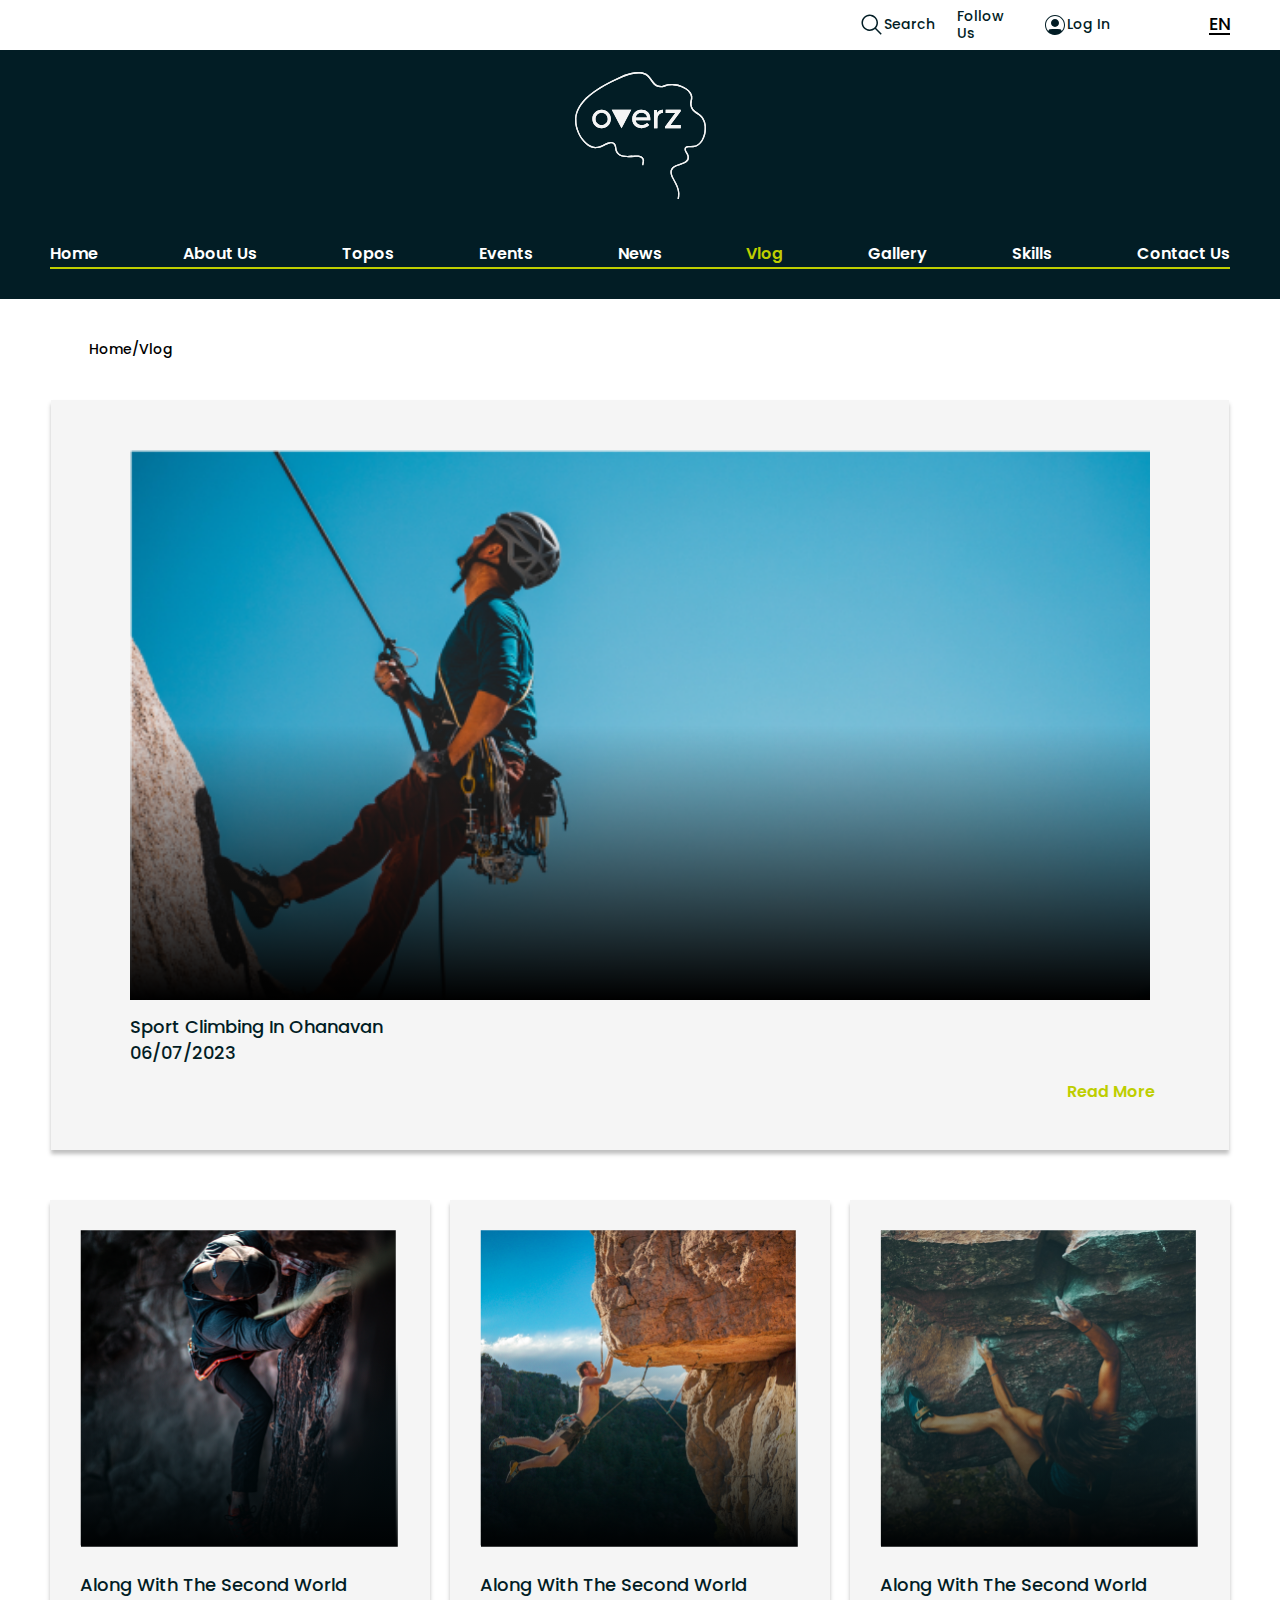
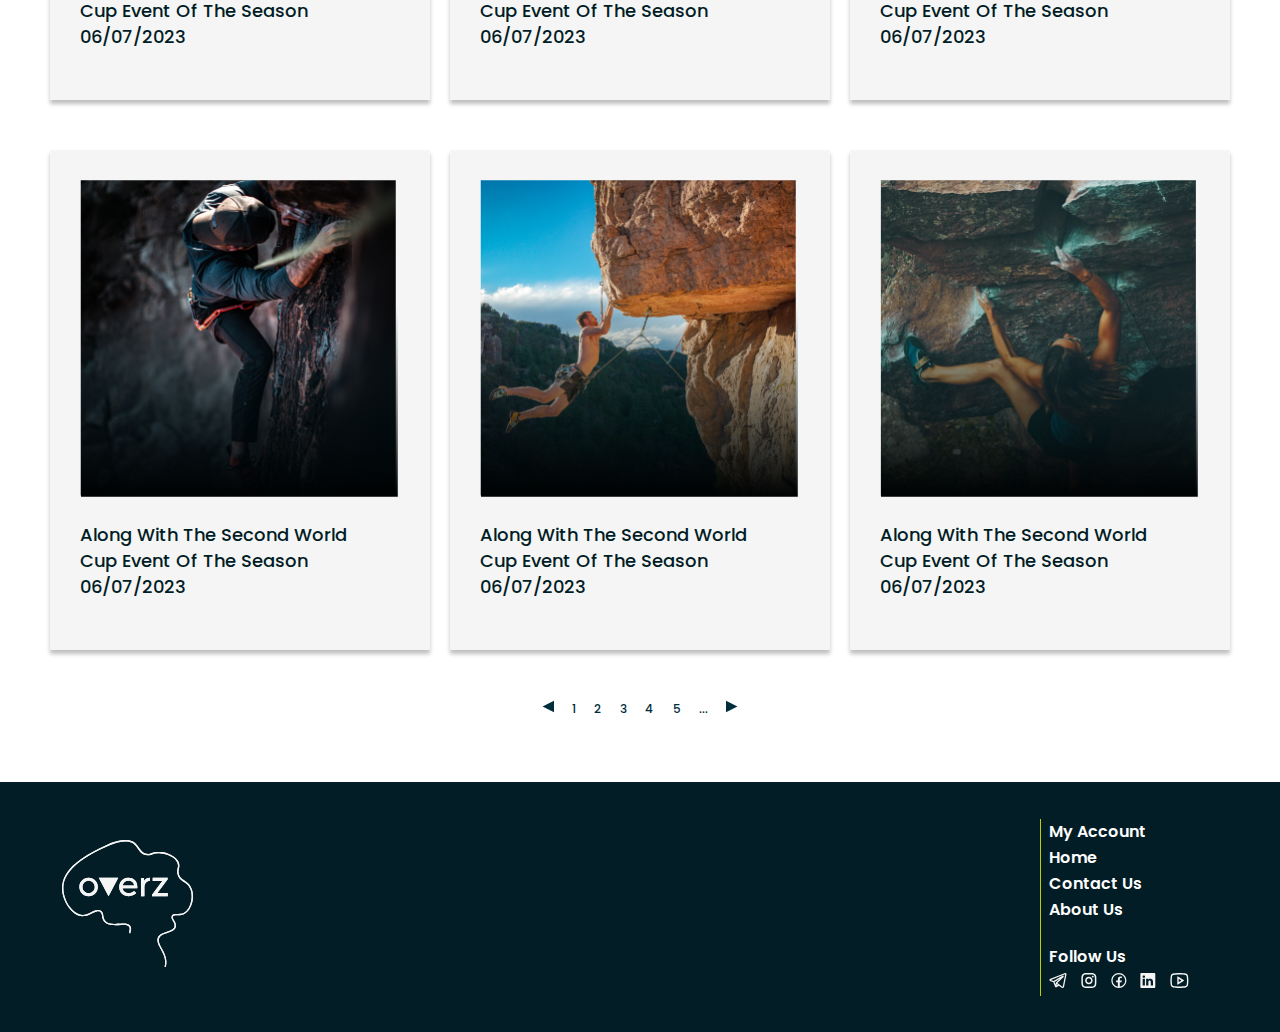
<file: components/vlog/Vlog.html>
<!DOCTYPE html>
<html lang="en">
  <head>
    <meta charset="UTF-8" />
    <meta name="viewport" content="width=device-width, initial-scale=1.0" />
    <link rel="stylesheet" href="../../Style/font.css" />
    <link rel="stylesheet" href="Vlog.css" />
    <link rel="icon" href="../../Images/Overz.svg" />
    <title>Overz Vlog</title>
  </head>
  <body>
    <main>
      <header>
        <div class="head">
          <div class="nav">
            <div class="Search">
              <a href="../search/Search.html">
                <img src="../../Images/carbon_search.svg" />
                Search</a
              >
            </div>
            <div class="FollowUs">
              <p>Follow Us</p>
              <nav>
                <a href="https://web.telegram.org/a/">
                  <svg
                    xmlns="http://www.w3.org/2000/svg"
                    width="23"
                    height="23"
                    viewBox="0 0 71 62"
                    fill="none"
                  >
                    <path
                      fill-rule="evenodd"
                      clip-rule="evenodd"
                      d="M15.2906 37.5523C15.4405 37.6022 15.5947 37.6384 15.7513 37.6603C16.7387 39.985 17.7206 42.3121 18.6969 44.6415C20.4525 48.8329 22.222 53.1499 22.6094 54.3913C23.0945 55.9186 23.604 56.9578 24.1625 57.6691C24.4521 58.0318 24.7837 58.3526 25.1746 58.5967C25.3782 58.724 25.5961 58.827 25.8238 58.9036C26.9406 59.322 27.9597 59.1477 28.5984 58.9349C28.9732 58.8071 29.3299 58.6313 29.6594 58.4119L29.6769 58.4049L39.54 52.2607L50.9352 60.9853C51.1028 61.1144 51.2843 61.2225 51.4797 61.3096C52.8478 61.9024 54.1741 62.1117 55.4235 61.9443C56.666 61.7699 57.6537 61.2504 58.3902 60.661C59.2358 59.9801 59.9099 59.1107 60.3586 58.1225L60.39 58.0457L60.4005 58.0178L60.4075 58.0039V57.9969L60.4109 57.9934C60.4716 57.8435 60.5184 57.6882 60.5505 57.5297L70.9511 5.13648C70.984 4.96877 71.0004 4.79826 71 4.62737C71 3.09306 70.4206 1.63198 69.063 0.749753C67.8973 -0.00694053 66.6024 -0.0418116 65.7822 0.0209556C64.9027 0.0906969 64.086 0.306895 63.5381 0.481248C63.2314 0.57838 62.9286 0.687729 62.6307 0.809033L62.5923 0.826468L4.25826 23.6877L4.25128 23.6912C4.05392 23.7637 3.85948 23.844 3.66843 23.9318C3.20586 24.1396 2.76212 24.3869 2.34218 24.671C1.54992 25.2115 -0.275413 26.697 0.0352081 29.1519C0.279517 31.1047 1.61973 32.3077 2.43991 32.8866C2.88664 33.2039 3.31244 33.4305 3.62655 33.5805C3.76616 33.6502 4.06631 33.7688 4.19544 33.8246L4.23034 33.835L15.2906 37.5523ZM64.634 5.63862H64.627C64.597 5.65195 64.5667 5.66474 64.5363 5.67698L6.13246 28.5696C6.10242 28.5817 6.07216 28.5933 6.04172 28.6044L6.00682 28.6149C5.90013 28.6568 5.79532 28.7033 5.69271 28.7544C5.78985 28.81 5.89006 28.86 5.99286 28.9043L16.9588 32.5936C17.1548 32.6596 17.3423 32.7486 17.5173 32.8587L53.7343 11.6747L53.7692 11.6573C53.9099 11.5719 54.0543 11.4928 54.202 11.4202C54.4533 11.2912 54.8547 11.1029 55.3084 10.9634C55.6225 10.8657 56.5544 10.5903 57.5595 10.9146C58.0927 11.0825 58.5678 11.3968 58.9307 11.8216C59.2936 12.2465 59.5296 12.7647 59.6117 13.3171C59.7417 13.801 59.7453 14.31 59.6222 14.7957C59.3779 15.7546 58.7078 16.5008 58.0935 17.0727C57.57 17.5609 50.7817 24.1026 44.0841 30.5607L34.9644 39.3481L33.3415 40.9173L53.8355 56.616C54.1121 56.732 54.4126 56.7799 54.7116 56.7555C54.8622 56.7351 55.0038 56.6722 55.1199 56.5742C55.2614 56.4549 55.3828 56.3136 55.4794 56.1558L55.4864 56.1523L65.5728 5.33525C65.2551 5.4116 64.9436 5.51185 64.641 5.63513L64.634 5.63862ZM35.104 48.8573L31.0136 45.7259L30.0224 52.0201L35.104 48.8573ZM27.2617 39.512L31.3277 35.589L40.4474 26.7947L43.8433 23.5238L21.0877 36.8339L21.2098 37.1199C22.645 40.5073 24.0643 43.9014 25.4678 47.3021L26.4555 41.0254C26.5449 40.4432 26.8291 39.912 27.2617 39.512Z"
                      fill="black"
                    />
                  </svg>
                </a>
                <a href="https://www.instagram.com/"
                  ><svg
                    xmlns="http://www.w3.org/2000/svg"
                    width="23"
                    height="23"
                    viewBox="0 0 79 79"
                    fill="none"
                  >
                    <path
                      d="M39.5026 29.6247C36.8836 29.6247 34.3718 30.6651 32.5199 32.517C30.668 34.3689 29.6276 36.8807 29.6276 39.4997C29.6276 42.1187 30.668 44.6304 32.5199 46.4824C34.3718 48.3343 36.8836 49.3747 39.5026 49.3747C42.1216 49.3747 44.6334 48.3343 46.4853 46.4824C48.3372 44.6304 49.3776 42.1187 49.3776 39.4997C49.3776 36.8807 48.3372 34.3689 46.4853 32.517C44.6334 30.6651 42.1216 29.6247 39.5026 29.6247ZM39.5026 23.0413C43.8676 23.0413 48.0539 24.7753 51.1404 27.8619C54.2269 30.9484 55.9609 35.1347 55.9609 39.4997C55.9609 43.8647 54.2269 48.0509 51.1404 51.1375C48.0539 54.224 43.8676 55.958 39.5026 55.958C35.1376 55.958 30.9513 54.224 27.8648 51.1375C24.7783 48.0509 23.0443 43.8647 23.0443 39.4997C23.0443 35.1347 24.7783 30.9484 27.8648 27.8619C30.9513 24.7753 35.1376 23.0413 39.5026 23.0413ZM60.8984 22.2184C60.8984 23.3097 60.4649 24.3562 59.6933 25.1279C58.9217 25.8995 57.8751 26.333 56.7839 26.333C55.6926 26.333 54.646 25.8995 53.8744 25.1279C53.1028 24.3562 52.6693 23.3097 52.6693 22.2184C52.6693 21.1272 53.1028 20.0806 53.8744 19.309C54.646 18.5373 55.6926 18.1038 56.7839 18.1038C57.8751 18.1038 58.9217 18.5373 59.6933 19.309C60.4649 20.0806 60.8984 21.1272 60.8984 22.2184ZM39.5026 13.1663C31.359 13.1663 30.0292 13.1894 26.2405 13.3573C23.6598 13.479 21.9284 13.8247 20.3221 14.4501C18.9778 14.9436 17.7625 15.7347 16.7671 16.7641C15.7368 17.7595 14.9446 18.9748 14.4497 20.3191C13.8243 21.932 13.4787 23.6602 13.3602 26.2375C13.189 29.8715 13.166 31.1421 13.166 39.4997C13.166 47.6465 13.189 48.9731 13.3569 52.7618C13.4787 55.3392 13.8243 57.0739 14.4464 58.6769C15.006 60.1088 15.6644 61.1391 16.7572 62.2319C17.8665 63.3379 18.8968 63.9995 20.3122 64.546C21.9383 65.1747 23.6697 65.5236 26.2372 65.6421C29.8712 65.8133 31.1418 65.833 39.4993 65.833C47.6462 65.833 48.9727 65.81 52.7614 65.6421C55.3355 65.5203 57.0669 65.1747 58.6766 64.5525C60.0196 64.0566 61.2344 63.2658 62.2316 62.2385C63.3409 61.1325 64.0025 60.1022 64.5489 58.6835C65.1743 57.064 65.5232 55.3326 65.6417 52.7585C65.8129 49.1278 65.8326 47.8539 65.8326 39.4997C65.8326 31.3561 65.8096 30.0263 65.6417 26.2375C65.5199 23.6635 65.171 21.9255 64.5489 20.3191C64.0527 18.9762 63.262 17.7614 62.2349 16.7641C61.2399 15.7333 60.0245 14.9411 58.6799 14.4468C57.0669 13.8214 55.3355 13.4758 52.7614 13.3573C49.1307 13.1861 47.8634 13.1663 39.5026 13.1663ZM39.5026 6.58301C48.4461 6.58301 49.5619 6.61592 53.0741 6.78051C56.5765 6.94509 58.9662 7.4948 61.063 8.31113C63.2355 9.14722 65.0657 10.2795 66.8959 12.1064C68.5696 13.7519 69.8648 15.7424 70.6911 17.9393C71.5042 20.036 72.0572 22.4258 72.2218 25.9314C72.3765 29.4403 72.4193 30.5562 72.4193 39.4997C72.4193 48.4431 72.3864 49.559 72.2218 53.0679C72.0572 56.5735 71.5042 58.96 70.6911 61.0601C69.8671 63.2581 68.5716 65.2491 66.8959 66.8929C65.2499 68.5661 63.2596 69.8612 61.063 70.6882C58.9662 71.5013 56.5765 72.0543 53.0741 72.2188C49.5619 72.3736 48.4461 72.4163 39.5026 72.4163C30.5591 72.4163 29.4433 72.3834 25.9311 72.2188C22.4287 72.0543 20.0423 71.5013 17.9422 70.6882C15.7444 69.8636 13.7536 68.5682 12.1094 66.8929C10.4353 65.2476 9.14014 63.2571 8.31406 61.0601C7.49773 58.9633 6.94802 56.5735 6.78344 53.0679C6.62544 49.559 6.58594 48.4431 6.58594 39.4997C6.58594 30.5562 6.61885 29.4403 6.78344 25.9314C6.94802 22.4225 7.49773 20.0393 8.31406 17.9393C9.13776 15.741 10.4332 13.75 12.1094 12.1064C13.7541 10.4317 15.7448 9.13645 17.9422 8.31113C20.039 7.4948 22.4254 6.94509 25.9311 6.78051C29.4433 6.6258 30.5591 6.58301 39.5026 6.58301Z"
                      fill="black"
                    />
                  </svg>
                </a>
                <a href="https://www.facebook.com/"
                  ><svg
                    xmlns="http://www.w3.org/2000/svg"
                    width="23"
                    height="23"
                    viewBox="0 0 78 79"
                    fill="none"
                  >
                    <path
                      d="M39 9.875C22.8735 9.875 9.75 23.1667 9.75 39.5C9.75 55.8333 22.8735 69.125 39 69.125C55.1265 69.125 68.25 55.8333 68.25 39.5C68.25 23.1667 55.1265 9.875 39 9.875ZM39 14.8125C52.4916 14.8125 63.375 25.8355 63.375 39.5C63.3809 45.4101 61.2885 51.1253 57.4795 55.6027C53.6706 60.08 48.399 63.021 42.627 63.8888V46.6989H49.569L50.6586 39.5568H42.627V35.6562C42.627 32.6937 43.5898 30.0595 46.3271 30.0595H50.7268V23.8284C49.9541 23.7222 48.3186 23.4926 45.2278 23.4926C38.7733 23.4926 34.9903 26.9439 34.9903 34.8094V39.5568H28.3554V46.6989H34.9903V63.8271C29.2981 62.8782 24.1245 59.9104 20.3938 55.4539C16.6631 50.9975 14.6184 45.3427 14.625 39.5C14.625 25.8355 25.5084 14.8125 39 14.8125Z"
                      fill="black"
                    />
                  </svg>
                </a>
                <a href="https://www.linkedin.com/"
                  ><svg
                    xmlns="http://www.w3.org/2000/svg"
                    width="23"
                    height="23"
                    viewBox="0 0 62 63"
                    fill="none"
                  >
                    <path
                      d="M57.4155 0.000440461H4.58451C3.99064 -0.00788998 3.40096 0.102019 2.84915 0.32389C2.29734 0.545761 1.79421 0.875248 1.36848 1.29353C0.942761 1.71182 0.602789 2.21072 0.367983 2.76172C0.133176 3.31273 0.00813483 3.90506 0 4.50488V58.4951C0.00813483 59.0949 0.133176 59.6873 0.367983 60.2383C0.602789 60.7893 0.942761 61.2882 1.36848 61.7065C1.79421 62.1247 2.29734 62.4542 2.84915 62.6761C3.40096 62.898 3.99064 63.0079 4.58451 62.9996H57.4155C58.0094 63.0079 58.599 62.898 59.1509 62.6761C59.7027 62.4542 60.2058 62.1247 60.6315 61.7065C61.0572 61.2882 61.3972 60.7893 61.632 60.2383C61.8668 59.6873 61.9919 59.0949 62 58.4951V4.50488C61.9919 3.90506 61.8668 3.31273 61.632 2.76172C61.3972 2.21072 61.0572 1.71182 60.6315 1.29353C60.2058 0.875248 59.7027 0.545761 59.1509 0.32389C58.599 0.102019 58.0094 -0.00788998 57.4155 0.000440461ZM18.8058 52.7307H9.4497V24.3811H18.8058V52.7307ZM14.1278 20.4122C12.8374 20.4122 11.6 19.8944 10.6876 18.9729C9.77516 18.0514 9.26258 16.8015 9.26258 15.4982C9.26258 14.195 9.77516 12.9451 10.6876 12.0235C11.6 11.102 12.8374 10.5843 14.1278 10.5843C14.8129 10.5058 15.5068 10.5744 16.1639 10.7855C16.821 10.9967 17.4265 11.3456 17.9409 11.8095C18.4552 12.2734 18.8667 12.8418 19.1485 13.4775C19.4303 14.1131 19.5759 14.8018 19.5759 15.4982C19.5759 16.1947 19.4303 16.8833 19.1485 17.519C18.8667 18.1546 18.4552 18.723 17.9409 19.1869C17.4265 19.6508 16.821 19.9998 16.1639 20.2109C15.5068 20.4221 14.8129 20.4906 14.1278 20.4122ZM52.5503 52.7307H43.1942V37.5164C43.1942 33.705 41.8531 31.2165 38.4537 31.2165C37.4017 31.2243 36.3772 31.5576 35.5185 32.1715C34.6598 32.7854 34.0079 33.6504 33.6509 34.65C33.4069 35.3903 33.3011 36.17 33.339 36.9494V52.6992H23.9829V24.3496H33.339V28.35C34.189 26.8604 35.4252 25.6333 36.9145 24.8007C38.4037 23.9681 40.0897 23.5616 41.7907 23.6251C48.0282 23.6251 52.5503 27.6886 52.5503 36.4139V52.7307Z"
                      fill="#021D25"
                    />
                  </svg>
                </a>
                <a href="https://www.youtube.com/"
                  ><svg
                    xmlns="http://www.w3.org/2000/svg"
                    width="23"
                    height="23"
                    viewBox="0 0 78 78"
                    fill="none"
                  >
                    <path
                      d="M39 14.625C29.8204 14.625 21.7084 15.5756 16.7578 16.302C12.6628 16.9016 9.36 19.9851 8.60681 24.0703C7.97062 27.5462 7.3125 32.6308 7.3125 39C7.3125 45.3692 7.97062 50.4562 8.60681 53.9297C9.36 58.0149 12.6628 61.1081 16.7578 61.7004C21.7303 62.4219 29.8691 63.375 39 63.375C48.1309 63.375 56.2721 62.4244 61.2422 61.698C65.3372 61.1081 68.64 58.0149 69.3932 53.9297C70.0294 50.4441 70.6875 45.3497 70.6875 39C70.6875 32.6503 70.0391 27.5559 69.3932 24.0703C68.64 19.9851 65.3372 16.9016 61.2422 16.2996C56.2916 15.5781 48.1772 14.625 39 14.625ZM39 19.5C47.8554 19.5 55.7676 20.4043 60.5573 21.099C61.5526 21.2413 62.478 21.693 63.2025 22.3903C63.9269 23.0876 64.4136 23.9951 64.5938 24.9844C65.1836 28.2019 65.8125 32.9721 65.8125 39C65.8125 45.0182 65.1836 49.7981 64.5938 53.0156C64.4168 54.0062 63.931 54.9155 63.206 55.6133C62.481 56.3112 61.5539 56.7619 60.5573 56.901C55.7456 57.5957 47.7969 58.5 39 58.5C30.2006 58.5 22.2422 57.5957 17.4427 56.901C16.4468 56.7601 15.5206 56.3088 14.796 55.6113C14.0713 54.9137 13.585 54.0055 13.4062 53.0156C12.8164 49.7981 12.1875 45.0377 12.1875 39C12.1875 32.955 12.8164 28.2019 13.4062 24.9844C13.585 23.9945 14.0713 23.0863 14.796 22.3887C15.5206 21.6912 16.4468 21.2399 17.4427 21.099C22.2227 20.4043 30.1446 19.5 39 19.5ZM31.6875 25.0599V52.9425L35.3438 50.8853L52.4062 41.1352L56.0625 39L52.4062 36.8672L35.3438 27.1172L31.6875 25.0599ZM36.5625 33.4401L46.2369 39L36.5625 44.5599V33.4401Z"
                      fill="black"
                    />
                  </svg>
                </a>
              </nav>
            </div>
            <div class="LogIn">
              <a href="../logIn/Login.html">
                <img src="../../Images/healthicons_ui-user-profile.svg" />
                Log In</a
              >
            </div>
            <button>EN</button>
          </div>
        </div>
        <div class="body">
          <a href="../../index.html"
            ><img src="../../Images/overz-logo.svg" alt="Overz"
          /></a>
          <nav>
            <a href="../../index.html">Home</a>
            <a href="../aboutUs/AboutUs.html">About Us</a>
            <a href="../topos/Topos.html">Topos</a>
            <a href="../events/Events.html">Events</a>
            <a href="../news/News.html">News</a>
            <a href="Vlog.html" id="active">Vlog</a>
            <a href="../gallery/Gallery.html">Gallery</a>
            <a href="../skills/Skills.html">Skills</a>
            <a href="../contactUs/ContactUs.html">Contact Us</a>
          </nav>
          <div class="burgerMenu">
            <svg
              xmlns="http://www.w3.org/2000/svg"
              width="20"
              height="20"
              viewBox="0 0 20 20"
              fill="none"
            >
              <path
                d="M2.44141 4.90088H17.0979M2.44141 9.80164H17.0979M2.44141 14.7024H17.0979"
                stroke="#F5F5F5"
                stroke-width="2.5"
                stroke-linecap="round"
                stroke-linejoin="round"
              />
            </svg>
            <div class="hiddenMenu">
              <nav>
                <a id="Search" href="../search/Search.html"
                  ><svg
                    xmlns="http://www.w3.org/2000/svg"
                    width="9"
                    height="10"
                    viewBox="0 0 9 10"
                    fill="none"
                  >
                    <path
                      d="M9 9.02929L6.486 6.51529C7.09013 5.79002 7.39139 4.85976 7.3271 3.91803C7.26282 2.9763 6.83795 2.0956 6.14087 1.45915C5.44379 0.822706 4.52817 0.479505 3.58449 0.500947C2.64081 0.52239 1.74173 0.906824 1.07428 1.57428C0.406824 2.24173 0.0223896 3.14081 0.000947471 4.08449C-0.0204947 5.02817 0.322706 5.94379 0.959155 6.64087C1.5956 7.33795 2.4763 7.76282 3.41803 7.8271C4.35976 7.89139 5.29002 7.59013 6.01529 6.986L8.52929 9.5L9 9.02929ZM0.677689 4.17372C0.677689 3.58116 0.853403 3.00191 1.18261 2.50922C1.51182 2.01652 1.97974 1.63251 2.52719 1.40575C3.07464 1.17899 3.67704 1.11965 4.25822 1.23526C4.83939 1.35086 5.37323 1.6362 5.79224 2.05521C6.21124 2.47421 6.49658 3.00805 6.61219 3.58922C6.72779 4.1704 6.66846 4.7728 6.44169 5.32025C6.21493 5.86771 5.83092 6.33562 5.33823 6.66483C4.84553 6.99404 4.26628 7.16975 3.67372 7.16975C2.87939 7.16887 2.11785 6.85294 1.55618 6.29126C0.994506 5.72959 0.67857 4.96805 0.677689 4.17372Z"
                      fill="#021D25"
                    />
                  </svg>
                  Search
                </a>
                <p>Follow Us</p>
                <svg
                  xmlns="http://www.w3.org/2000/svg"
                  width="82"
                  height="3"
                  viewBox="0 0 82 3"
                  fill="none"
                >
                  <path d="M0 1.5H82" stroke="#BECE00" stroke-width="2" />
                </svg>
                <a href="../../index.html">Home</a>
                <a href="../aboutUs/AboutUs.html">About Us</a>
                <a href="../topos/Topos.html">Topos</a>
                <a href="../events/Events.html">Events</a>
                <a href="../news/News.html">News</a>
                <a href="Vlog.html" id="active">Vlog</a>
                <a href="../gallery/Gallery.html">Gallery</a>
                <a href="../skills/Skills.html">Skills</a>
                <a href="../contactUs/ContactUs.html">Contact Us</a>
              </nav>
            </div>
          </div>
        </div>
      </header>
      <section id="pageTitle">
        <h2><a href="../../index.html">Home</a>/Vlog</h2>
      </section>
      <div class="VideoCart">
        <div>
          <!-- <img src="../../Images/Rectangle 207.png" /> -->
          <h2>Sport Climbing in Ohanavan</h2>
          <p>06/07/2023</p>
        </div>
        <p>Sport Climbing in Ohanavan 06/07/2023</p>
        <a href="">Read More</a>
      </div>
      <section id="VlogContent">
        <div class="Cart">
          <div>
            <img src="../../Images/Vlog/Rectangle 223.png" />
            <svg
              xmlns="http://www.w3.org/2000/svg"
              width="318"
              height="192"
              viewBox="0 0 318 192"
              fill="none"
            >
              <path
                d="M0.96875 0.78125H317.781V191.781H0.96875V0.78125Z"
                fill="url(#paint0_linear_720_1658)"
              />
              <defs>
                <linearGradient
                  id="paint0_linear_720_1658"
                  x1="159.375"
                  y1="191.781"
                  x2="159.375"
                  y2="0.78125"
                  gradientUnits="userSpaceOnUse"
                >
                  <stop stop-color="#000203" />
                  <stop offset="1" stop-color="#021D25" stop-opacity="0" />
                </linearGradient>
              </defs>
            </svg>
          </div>
          <p>Along with the second World Cup event of the season 06/07/2023</p>
        </div>
        <div class="Cart">
          <div>
            <img src="../../Images/Vlog/Rectangle 224.png" />
            <svg
              xmlns="http://www.w3.org/2000/svg"
              width="318"
              height="192"
              viewBox="0 0 318 192"
              fill="none"
            >
              <path
                d="M0.96875 0.78125H317.781V191.781H0.96875V0.78125Z"
                fill="url(#paint0_linear_720_1658)"
              />
              <defs>
                <linearGradient
                  id="paint0_linear_720_1658"
                  x1="159.375"
                  y1="191.781"
                  x2="159.375"
                  y2="0.78125"
                  gradientUnits="userSpaceOnUse"
                >
                  <stop stop-color="#000203" />
                  <stop offset="1" stop-color="#021D25" stop-opacity="0" />
                </linearGradient>
              </defs>
            </svg>
          </div>
          <p>Along with the second World Cup event of the season 06/07/2023</p>
        </div>
        <div class="Cart">
          <div>
            <img src="../../Images/Vlog/Rectangle 225.png" />
            <svg
              xmlns="http://www.w3.org/2000/svg"
              width="318"
              height="192"
              viewBox="0 0 318 192"
              fill="none"
            >
              <path
                d="M0.96875 0.78125H317.781V191.781H0.96875V0.78125Z"
                fill="url(#paint0_linear_720_1658)"
              />
              <defs>
                <linearGradient
                  id="paint0_linear_720_1658"
                  x1="159.375"
                  y1="191.781"
                  x2="159.375"
                  y2="0.78125"
                  gradientUnits="userSpaceOnUse"
                >
                  <stop stop-color="#000203" />
                  <stop offset="1" stop-color="#021D25" stop-opacity="0" />
                </linearGradient>
              </defs>
            </svg>
          </div>
          <p>Along with the second World Cup event of the season 06/07/2023</p>
        </div>
        <div class="Cart">
          <div>
            <img src="../../Images/Vlog/Rectangle 223.png" />
            <svg
              xmlns="http://www.w3.org/2000/svg"
              width="318"
              height="192"
              viewBox="0 0 318 192"
              fill="none"
            >
              <path
                d="M0.96875 0.78125H317.781V191.781H0.96875V0.78125Z"
                fill="url(#paint0_linear_720_1658)"
              />
              <defs>
                <linearGradient
                  id="paint0_linear_720_1658"
                  x1="159.375"
                  y1="191.781"
                  x2="159.375"
                  y2="0.78125"
                  gradientUnits="userSpaceOnUse"
                >
                  <stop stop-color="#000203" />
                  <stop offset="1" stop-color="#021D25" stop-opacity="0" />
                </linearGradient>
              </defs>
            </svg>
          </div>
          <p>Along with the second World Cup event of the season 06/07/2023</p>
        </div>
        <div class="Cart">
          <div>
            <img src="../../Images/Vlog/Rectangle 224.png" />
            <svg
              xmlns="http://www.w3.org/2000/svg"
              width="318"
              height="192"
              viewBox="0 0 318 192"
              fill="none"
            >
              <path
                d="M0.96875 0.78125H317.781V191.781H0.96875V0.78125Z"
                fill="url(#paint0_linear_720_1658)"
              />
              <defs>
                <linearGradient
                  id="paint0_linear_720_1658"
                  x1="159.375"
                  y1="191.781"
                  x2="159.375"
                  y2="0.78125"
                  gradientUnits="userSpaceOnUse"
                >
                  <stop stop-color="#000203" />
                  <stop offset="1" stop-color="#021D25" stop-opacity="0" />
                </linearGradient>
              </defs>
            </svg>
          </div>
          <p>Along with the second World Cup event of the season 06/07/2023</p>
        </div>
        <div class="Cart">
          <div>
            <img src="../../Images/Vlog/Rectangle 225.png" />
            <svg
              xmlns="http://www.w3.org/2000/svg"
              width="318"
              height="192"
              viewBox="0 0 318 192"
              fill="none"
            >
              <path
                d="M0.96875 0.78125H317.781V191.781H0.96875V0.78125Z"
                fill="url(#paint0_linear_720_1658)"
              />
              <defs>
                <linearGradient
                  id="paint0_linear_720_1658"
                  x1="159.375"
                  y1="191.781"
                  x2="159.375"
                  y2="0.78125"
                  gradientUnits="userSpaceOnUse"
                >
                  <stop stop-color="#000203" />
                  <stop offset="1" stop-color="#021D25" stop-opacity="0" />
                </linearGradient>
              </defs>
            </svg>
          </div>
          <p>Along with the second World Cup event of the season 06/07/2023</p>
        </div>
      </section>
      <section>
        <nav>
          <a href="">
            <svg
              xmlns="http://www.w3.org/2000/svg"
              width="12"
              height="13"
              viewBox="0 0 12 13"
              fill="none"
            >
              <path
                d="M12 0.774906L12 12.2163L0.558592 6.49561L12 0.774906Z"
                fill="#022D3A"
              />
            </svg>
          </a>
          <a href="">1</a>
          <a href="">2</a>
          <a href="">3</a>
          <a href="">4</a>
          <a href="">5</a>
          <a href="">...</a>
          <a href="">
            <svg
              xmlns="http://www.w3.org/2000/svg"
              width="12"
              height="13"
              viewBox="0 0 12 13"
              fill="none"
            >
              <path
                d="M-2.00048e-06 12.2163L0 0.774902L11.4414 6.49561L-2.00048e-06 12.2163Z"
                fill="#022D3A"
              />
            </svg>
          </a>
        </nav>
      </section>
      <footer>
        <div class="FooterContent">
          <a href="../../index.html">
            <img src="../../Images/overz-logo.svg" alt="Overz" />
          </a>
          <div class="footerNav">
            <nav>
              <a href="">My Account</a>
              <a href="../../index.html">Home</a>
              <a href="../contactUs/ContactUs.html">Contact Us</a>
              <a href="../aboutUs/AboutUs.html">About Us</a>
            </nav>
            <div class="FollowUs">
              <h2>Follow Us</h2>
              <nav>
                <a href="https://web.telegram.org/a/"
                  ><img src="../../Images/webSites/telegram.svg"
                /></a>
                <a href="https://www.instagram.com/"
                  ><img src="../../Images/webSites/instagram.svg"
                /></a>
                <a href="https://www.facebook.com/"
                  ><img src="../../Images/webSites/facebook.svg"
                /></a>
                <a href="https://www.linkedin.com/"
                  ><img src="../../Images/webSites/linkedin.svg"
                /></a>
                <a href="https://www.youtube.com/"
                  ><img src="../../Images/webSites/youtube.svg"
                /></a>
              </nav>
            </div>
          </div>
        </div>
      </footer>
    </main>
    <script src="../../Script/script.js"></script>
  </body>
</html>
</file>
<file: Style/font.css>
@font-face {
  font-family: Poppins;
  src: url("../Fonts/Poppins-Light.ttf");
  font-style: normal;
  font-weight: 300;
}
@font-face {
  font-family: Poppins;
  src: url("../Fonts/Poppins-Regular.ttf");
  font-style: normal;
  font-weight: normal;
}
@font-face {
  font-family: Poppins;
  src: url("../Fonts/Poppins-Medium.ttf");
  font-style: normal;
  font-weight: 500;
}
@font-face {
  font-family: Poppins;
  src: url("../Fonts/Poppins-SemiBold.ttf");
  font-style: normal;
  font-weight: 600;
}
@font-face {
  font-family: Poppins;
  src: url("../Fonts/Poppins-Bold.ttf");
  font-style: normal;
  font-weight: 700;
}
@font-face {
  font-family: Poppins;
  src: url("../Fonts/Poppins-ExtraBold.ttf");
  font-style: normal;
  font-weight: 900;
}
</file>
<file: Style/style.css>
:root {
  --desktop: 1440px;
  --content: 1180px;
}

@media screen and (max-width: 1460px) {
  :root {
    --desktop: 100%;
    --content: 1180px;
  }
}
@media screen and (max-width: 1200px) {
  :root {
    --desktop: 100%;
    --content: 780px;
  }
  :root .carousel1 .carouselTextH h1 {
    font-size: 52px;
  }
  :root header .head {
    width: 95%;
  }
  :root header .body nav {
    width: 95%;
  }
  :root header .foot {
    width: 95%;
  }
  :root header .body nav a,
  :root header .body nav a:hover,
  :root header .body nav #active {
    font-size: 14px;
  }
  :root footer .FooterContent {
    width: 95%;
  }
  #NewsContent .Cart {
    width: 780px;
  }
  #NewsContent .Cart img {
    width: 250px;
  }
  #NewsContent .Cart div {
    width: calc(100% - 250px - 20px);
  }
  #NewsContent .Cart div a {
    width: 500px;
  }
}
@media screen and (max-width: 820px) {
  :root {
    --desktop: 100%;
    --content: 520px;
  }
  :root header {
    height: 112px;
  }
  :root header .head {
    width: 95%;
    height: 42px;
    display: flex;
    align-items: center;
    justify-content: end;
    flex-direction: row;
    flex-wrap: nowrap;
  }
  :root header .head .nav {
    width: 110px;
    height: 40px;
  }
  :root header .head .nav .Search {
    display: none;
  }
  :root header .head .nav .FollowUs {
    display: none;
  }
  :root header .head .nav .LogIn {
    width: 72px;
  }
  :root header .head .nav button {
    margin-left: 11px;
  }
  :root header .body {
    height: 70px;
    display: flex;
    align-items: center;
    justify-content: space-between;
    flex-direction: row;
    flex-wrap: nowrap;
    padding: 0 30px;
  }
  :root header .body a img {
    width: 48.041px;
    height: 46.557px;
  }
  :root header .body nav {
    display: none;
  }
  :root header .body .burgerMenu {
    display: flex;
    position: relative;
  }
  :root header .body .burgerMenu .hiddenMenu {
    width: 100%;
    height: 100vh;
    display: none;
    align-items: center;
    justify-content: center;
    position: fixed;
    top: 0;
    left: 0;
    background-color: rgba(0, 0, 0, 0.7);
    z-index: 3;
  }
  :root header .body .burgerMenu .hiddenMenu nav {
    display: flex;
    width: 220px;
    height: 474px;
    padding: 36px 16px 36px 16px;
    flex-direction: column;
    justify-content: space-between;
    align-items: center;
    border-radius: 5px;
    background: #fff;
    box-shadow: 0px 4px 6px 0px rgba(0, 0, 0, 0.25);
  }
  :root header .body .burgerMenu .hiddenMenu nav a,
  :root header .body .burgerMenu .hiddenMenu nav p {
    color: #000;
    font-size: 14px;
    font-style: normal;
    font-weight: 600;
    line-height: 26px;
    text-decoration: none;
    text-transform: capitalize;
    cursor: pointer;
  }
  :root header .body .burgerMenu .hiddenMenu nav #Search {
    color: #000;
    font-size: 12px;
    font-style: normal;
    font-weight: 500;
    line-height: 12px;
    text-decoration: none;
    text-transform: capitalize;
    border-bottom: 1px solid black;
  }
  :root #HomeCarousel {
    width: var(--desktop);
    height: 305px;
  }
  :root .w-100 {
    width: var(--desktop) !important;
    min-width: var(--content) !important;
    height: 305px !important;
  }
  :root .carousel1 .carouselTextH {
    height: 65px;
  }
  :root .carousel1 .carouselTextH h2 {
    text-align: right;
    font-size: 14px;
    font-weight: 600;
    line-height: 26px;
  }
  :root .carousel1 .carouselTextH h1 {
    font-size: 22px;
    line-height: 30px;
  }
  :root .carousel1 .carouselTextP {
    width: var(--content);
    height: 132px;
  }
  :root .carousel1 .carouselTextP p {
    width: 400px;
    height: 109px;
    font-size: 12px;
    font-weight: 500;
    line-height: 15px;
  }
  :root .VideoCart {
    width: 520px;
    height: 335px;
    padding: 30px 30px 50px 30px;
    background-color: #f5f5f5;
    box-shadow: 0px 4px 4px 0px rgba(0, 0, 0, 0.25);
    margin-bottom: 50px;
    cursor: pointer;
    display: flex;
    align-items: start;
    justify-content: space-between;
    flex-direction: column;
    flex-wrap: nowrap;
    padding: 15px;
  }
  :root .VideoCart p {
    width: 267px;
    height: auto;
    color: #021d25;
    font-size: 18px;
    font-style: normal;
    font-weight: 500;
    line-height: 26px;
    text-decoration: none;
    text-transform: capitalize;
  }
  :root .VideoCart a {
    width: 320px;
    color: #bece00;
    font-size: 16px;
    font-style: normal;
    font-weight: 600;
    line-height: 26px;
    text-decoration: none;
    text-transform: capitalize;
    text-align: right;
  }
  :root .VideoCart div {
    width: 490px;
    height: 250px;
  }
  :root .VideoCart p {
    margin: 0;
  }
  :root .VideoCart a {
    display: none;
  }
  :root .Cart {
    width: 250px;
    height: 335px;
    padding: 30px 30px 50px 30px;
    background-color: #f5f5f5;
    box-shadow: 0px 4px 4px 0px rgba(0, 0, 0, 0.25);
    margin-bottom: 50px;
    cursor: pointer;
    display: flex;
    align-items: start;
    justify-content: space-between;
    flex-direction: column;
    flex-wrap: nowrap;
    padding: 15px;
  }
  :root .Cart p {
    width: 267px;
    height: auto;
    color: #021d25;
    font-size: 18px;
    font-style: normal;
    font-weight: 500;
    line-height: 26px;
    text-decoration: none;
    text-transform: capitalize;
  }
  :root .Cart a {
    width: 320px;
    color: #bece00;
    font-size: 16px;
    font-style: normal;
    font-weight: 600;
    line-height: 26px;
    text-decoration: none;
    text-transform: capitalize;
    text-align: right;
  }
  :root .Cart div {
    width: 220px;
    height: 220px;
    position: relative;
  }
  :root .Cart div img {
    width: 100%;
    height: 100%;
  }
  :root .Cart div h2 {
    position: absolute;
    top: 185px;
    right: 14px;
    color: white;
    font-size: 24px;
    font-style: normal;
    font-weight: 600;
    line-height: 26px;
    text-decoration: none;
    text-transform: capitalize;
  }
  :root .Cart div svg {
    position: absolute;
    width: 220px;
    height: 220px;
    top: 45px;
    left: 0;
  }
  :root .Cart p {
    width: 220px;
    color: #021d25;
    font-size: 14px;
    font-style: normal;
    font-weight: 600;
    line-height: 18px;
    text-decoration: none;
    text-transform: capitalize;
  }
  :root .Cart a {
    display: none;
  }
}
@media screen and (max-width: 540px) {
  :root {
    --desktop: 100%;
    --content: 288px;
  }
  :root .w-100 {
    height: 288px !important;
  }
  :root .carousel1 .carouselTextP p {
    width: var(--content);
    font-size: 10px;
  }
  :root #HomeContent {
    padding: 32px 0;
  }
  :root .VideoCart {
    width: 288px;
    height: 240px;
    padding: 30px 30px 50px 30px;
    background-color: #f5f5f5;
    box-shadow: 0px 4px 4px 0px rgba(0, 0, 0, 0.25);
    margin-bottom: 50px;
    cursor: pointer;
    display: flex;
    align-items: start;
    justify-content: space-between;
    flex-direction: column;
    flex-wrap: nowrap;
    padding: 16px;
  }
  :root .VideoCart p {
    width: 267px;
    height: auto;
    color: #021d25;
    font-size: 18px;
    font-style: normal;
    font-weight: 500;
    line-height: 26px;
    text-decoration: none;
    text-transform: capitalize;
  }
  :root .VideoCart a {
    width: 320px;
    color: #bece00;
    font-size: 16px;
    font-style: normal;
    font-weight: 600;
    line-height: 26px;
    text-decoration: none;
    text-transform: capitalize;
    text-align: right;
  }
  :root .VideoCart div {
    width: 257px;
    height: 144px;
  }
  :root .VideoCart p {
    width: 100px;
    color: #021d25;
    font-size: 10px;
    font-style: normal;
    font-weight: 500;
    line-height: 18px;
    text-decoration: none;
    text-transform: capitalize;
  }
  :root .Cart {
    width: 134px;
    height: 222px;
    padding: 30px 30px 50px 30px;
    background-color: #f5f5f5;
    box-shadow: 0px 4px 4px 0px rgba(0, 0, 0, 0.25);
    margin-bottom: 50px;
    cursor: pointer;
    display: flex;
    align-items: start;
    justify-content: space-between;
    flex-direction: column;
    flex-wrap: nowrap;
    padding: 7px;
  }
  :root .Cart p {
    width: 267px;
    height: auto;
    color: #021d25;
    font-size: 18px;
    font-style: normal;
    font-weight: 500;
    line-height: 26px;
    text-decoration: none;
    text-transform: capitalize;
  }
  :root .Cart a {
    width: 320px;
    color: #bece00;
    font-size: 16px;
    font-style: normal;
    font-weight: 600;
    line-height: 26px;
    text-decoration: none;
    text-transform: capitalize;
    text-align: right;
  }
  :root .Cart div {
    width: 120px;
    height: 120px;
  }
  :root .Cart div img {
    width: 100%;
    height: 100%;
  }
  :root .Cart div h2 {
    position: absolute;
    top: 88px;
    right: 14px;
    color: white;
    font-size: 14px;
    font-style: normal;
    font-weight: 600;
    line-height: 26px;
    text-decoration: none;
    text-transform: capitalize;
  }
  :root .Cart div svg {
    width: 120px;
    height: 70px;
    top: 50px;
  }
  :root .Cart p {
    width: 120px;
    color: #021d25;
    font-size: 12px;
    font-style: normal;
    font-weight: 500;
    line-height: 18px;
    text-decoration: none;
    text-transform: capitalize;
    margin: 0;
  }
}
:root {
  --desktop: 1440px;
  --content: 1180px;
}

@media screen and (max-width: 1460px) {
  :root {
    --desktop: 100%;
    --content: 1180px;
  }
}
@media screen and (max-width: 1200px) {
  :root {
    --desktop: 100%;
    --content: 780px;
  }
  :root .carousel1 .carouselTextH h1 {
    font-size: 52px;
  }
  :root header .head {
    width: 95%;
  }
  :root header .body nav {
    width: 95%;
  }
  :root header .foot {
    width: 95%;
  }
  :root header .body nav a,
  :root header .body nav a:hover,
  :root header .body nav #active {
    font-size: 14px;
  }
  :root footer .FooterContent {
    width: 95%;
  }
  #NewsContent .Cart {
    width: 780px;
  }
  #NewsContent .Cart img {
    width: 250px;
  }
  #NewsContent .Cart div {
    width: calc(100% - 250px - 20px);
  }
  #NewsContent .Cart div a {
    width: 500px;
  }
}
@media screen and (max-width: 820px) {
  :root {
    --desktop: 100%;
    --content: 520px;
  }
  :root header {
    height: 112px;
  }
  :root header .head {
    width: 95%;
    height: 42px;
    display: flex;
    align-items: center;
    justify-content: end;
    flex-direction: row;
    flex-wrap: nowrap;
  }
  :root header .head .nav {
    width: 110px;
    height: 40px;
  }
  :root header .head .nav .Search {
    display: none;
  }
  :root header .head .nav .FollowUs {
    display: none;
  }
  :root header .head .nav .LogIn {
    width: 72px;
  }
  :root header .head .nav button {
    margin-left: 11px;
  }
  :root header .body {
    height: 70px;
    display: flex;
    align-items: center;
    justify-content: space-between;
    flex-direction: row;
    flex-wrap: nowrap;
    padding: 0 30px;
  }
  :root header .body a img {
    width: 48.041px;
    height: 46.557px;
  }
  :root header .body nav {
    display: none;
  }
  :root header .body .burgerMenu {
    display: flex;
    position: relative;
  }
  :root header .body .burgerMenu .hiddenMenu {
    width: 100%;
    height: 100vh;
    display: none;
    align-items: center;
    justify-content: center;
    position: fixed;
    top: 0;
    left: 0;
    background-color: rgba(0, 0, 0, 0.7);
    z-index: 3;
  }
  :root header .body .burgerMenu .hiddenMenu nav {
    display: flex;
    width: 220px;
    height: 474px;
    padding: 36px 16px 36px 16px;
    flex-direction: column;
    justify-content: space-between;
    align-items: center;
    border-radius: 5px;
    background: #fff;
    box-shadow: 0px 4px 6px 0px rgba(0, 0, 0, 0.25);
  }
  :root header .body .burgerMenu .hiddenMenu nav a,
  :root header .body .burgerMenu .hiddenMenu nav p {
    color: #000;
    font-size: 14px;
    font-style: normal;
    font-weight: 600;
    line-height: 26px;
    text-decoration: none;
    text-transform: capitalize;
    cursor: pointer;
  }
  :root header .body .burgerMenu .hiddenMenu nav #Search {
    color: #000;
    font-size: 12px;
    font-style: normal;
    font-weight: 500;
    line-height: 12px;
    text-decoration: none;
    text-transform: capitalize;
    border-bottom: 1px solid black;
  }
  :root #HomeCarousel {
    width: var(--desktop);
    height: 305px;
  }
  :root .w-100 {
    width: var(--desktop) !important;
    min-width: var(--content) !important;
    height: 305px !important;
  }
  :root .carousel1 .carouselTextH {
    height: 65px;
  }
  :root .carousel1 .carouselTextH h2 {
    text-align: right;
    font-size: 14px;
    font-weight: 600;
    line-height: 26px;
  }
  :root .carousel1 .carouselTextH h1 {
    font-size: 22px;
    line-height: 30px;
  }
  :root .carousel1 .carouselTextP {
    width: var(--content);
    height: 132px;
  }
  :root .carousel1 .carouselTextP p {
    width: 400px;
    height: 109px;
    font-size: 12px;
    font-weight: 500;
    line-height: 15px;
  }
  :root .VideoCart {
    width: 520px;
    height: 335px;
    padding: 30px 30px 50px 30px;
    background-color: #f5f5f5;
    box-shadow: 0px 4px 4px 0px rgba(0, 0, 0, 0.25);
    margin-bottom: 50px;
    cursor: pointer;
    display: flex;
    align-items: start;
    justify-content: space-between;
    flex-direction: column;
    flex-wrap: nowrap;
    padding: 15px;
  }
  :root .VideoCart p {
    width: 267px;
    height: auto;
    color: #021d25;
    font-size: 18px;
    font-style: normal;
    font-weight: 500;
    line-height: 26px;
    text-decoration: none;
    text-transform: capitalize;
  }
  :root .VideoCart a {
    width: 320px;
    color: #bece00;
    font-size: 16px;
    font-style: normal;
    font-weight: 600;
    line-height: 26px;
    text-decoration: none;
    text-transform: capitalize;
    text-align: right;
  }
  :root .VideoCart div {
    width: 490px;
    height: 250px;
  }
  :root .VideoCart p {
    margin: 0;
  }
  :root .VideoCart a {
    display: none;
  }
  :root .Cart {
    width: 250px;
    height: 335px;
    padding: 30px 30px 50px 30px;
    background-color: #f5f5f5;
    box-shadow: 0px 4px 4px 0px rgba(0, 0, 0, 0.25);
    margin-bottom: 50px;
    cursor: pointer;
    display: flex;
    align-items: start;
    justify-content: space-between;
    flex-direction: column;
    flex-wrap: nowrap;
    padding: 15px;
  }
  :root .Cart p {
    width: 267px;
    height: auto;
    color: #021d25;
    font-size: 18px;
    font-style: normal;
    font-weight: 500;
    line-height: 26px;
    text-decoration: none;
    text-transform: capitalize;
  }
  :root .Cart a {
    width: 320px;
    color: #bece00;
    font-size: 16px;
    font-style: normal;
    font-weight: 600;
    line-height: 26px;
    text-decoration: none;
    text-transform: capitalize;
    text-align: right;
  }
  :root .Cart div {
    width: 220px;
    height: 220px;
    position: relative;
  }
  :root .Cart div img {
    width: 100%;
    height: 100%;
  }
  :root .Cart div h2 {
    position: absolute;
    top: 185px;
    right: 14px;
    color: white;
    font-size: 24px;
    font-style: normal;
    font-weight: 600;
    line-height: 26px;
    text-decoration: none;
    text-transform: capitalize;
  }
  :root .Cart div svg {
    position: absolute;
    width: 220px;
    height: 220px;
    top: 45px;
    left: 0;
  }
  :root .Cart p {
    width: 220px;
    color: #021d25;
    font-size: 14px;
    font-style: normal;
    font-weight: 600;
    line-height: 18px;
    text-decoration: none;
    text-transform: capitalize;
  }
  :root .Cart a {
    display: none;
  }
}
@media screen and (max-width: 540px) {
  :root {
    --desktop: 100%;
    --content: 288px;
  }
  :root .w-100 {
    height: 288px !important;
  }
  :root .carousel1 .carouselTextP p {
    width: var(--content);
    font-size: 10px;
  }
  :root #HomeContent {
    padding: 32px 0;
  }
  :root .VideoCart {
    width: 288px;
    height: 240px;
    padding: 30px 30px 50px 30px;
    background-color: #f5f5f5;
    box-shadow: 0px 4px 4px 0px rgba(0, 0, 0, 0.25);
    margin-bottom: 50px;
    cursor: pointer;
    display: flex;
    align-items: start;
    justify-content: space-between;
    flex-direction: column;
    flex-wrap: nowrap;
    padding: 16px;
  }
  :root .VideoCart p {
    width: 267px;
    height: auto;
    color: #021d25;
    font-size: 18px;
    font-style: normal;
    font-weight: 500;
    line-height: 26px;
    text-decoration: none;
    text-transform: capitalize;
  }
  :root .VideoCart a {
    width: 320px;
    color: #bece00;
    font-size: 16px;
    font-style: normal;
    font-weight: 600;
    line-height: 26px;
    text-decoration: none;
    text-transform: capitalize;
    text-align: right;
  }
  :root .VideoCart div {
    width: 257px;
    height: 144px;
  }
  :root .VideoCart p {
    width: 100px;
    color: #021d25;
    font-size: 10px;
    font-style: normal;
    font-weight: 500;
    line-height: 18px;
    text-decoration: none;
    text-transform: capitalize;
  }
  :root .Cart {
    width: 134px;
    height: 222px;
    padding: 30px 30px 50px 30px;
    background-color: #f5f5f5;
    box-shadow: 0px 4px 4px 0px rgba(0, 0, 0, 0.25);
    margin-bottom: 50px;
    cursor: pointer;
    display: flex;
    align-items: start;
    justify-content: space-between;
    flex-direction: column;
    flex-wrap: nowrap;
    padding: 7px;
  }
  :root .Cart p {
    width: 267px;
    height: auto;
    color: #021d25;
    font-size: 18px;
    font-style: normal;
    font-weight: 500;
    line-height: 26px;
    text-decoration: none;
    text-transform: capitalize;
  }
  :root .Cart a {
    width: 320px;
    color: #bece00;
    font-size: 16px;
    font-style: normal;
    font-weight: 600;
    line-height: 26px;
    text-decoration: none;
    text-transform: capitalize;
    text-align: right;
  }
  :root .Cart div {
    width: 120px;
    height: 120px;
  }
  :root .Cart div img {
    width: 100%;
    height: 100%;
  }
  :root .Cart div h2 {
    position: absolute;
    top: 88px;
    right: 14px;
    color: white;
    font-size: 14px;
    font-style: normal;
    font-weight: 600;
    line-height: 26px;
    text-decoration: none;
    text-transform: capitalize;
  }
  :root .Cart div svg {
    width: 120px;
    height: 70px;
    top: 50px;
  }
  :root .Cart p {
    width: 120px;
    color: #021d25;
    font-size: 12px;
    font-style: normal;
    font-weight: 500;
    line-height: 18px;
    text-decoration: none;
    text-transform: capitalize;
    margin: 0;
  }
}
.w-100 {
  width: var(--desktop) !important;
  min-width: var(--content) !important;
  height: 551px !important;
}

.carousel-indicators [data-bs-target] {
  width: 12px;
  height: 12px;
  border-radius: 50%;
}

.carousel1 {
  width: 100%;
  height: 100%;
  display: flex;
  flex-direction: column;
  align-items: center;
  justify-content: center;
}
.carousel1 .carouselTextH {
  width: var(--content);
  height: 157px;
  display: flex;
  flex-direction: column;
  align-items: end;
  justify-content: space-between;
}
.carousel1 .carouselTextH h2 {
  color: #bece00;
  font-family: Poppins;
  font-size: 32px;
  font-style: normal;
  font-weight: 600;
  line-height: normal;
}
.carousel1 .carouselTextH h1 {
  font-family: Poppins;
  font-size: 64px;
  font-style: normal;
  font-weight: 800;
  line-height: normal;
  text-transform: capitalize;
}
.carousel1 .carouselTextP {
  width: var(--content);
  height: 132px;
}
.carousel1 .carouselTextP p {
  color: #f5f5f5;
  width: 678px;
  text-align: left;
  font-family: Poppins;
  font-size: 16px;
  font-style: normal;
  font-weight: 400;
  line-height: 30px; /* 187.5% */
  text-transform: capitalize;
}

.d-none {
  display: flex !important;
}

* {
  margin: 0;
  padding: 0;
  box-sizing: border-box;
  font-family: Poppins;
}

button {
  cursor: pointer;
}

main {
  width: 100%;
  height: auto;
  display: flex;
  align-items: center;
  justify-content: space-between;
  flex-direction: column;
  flex-wrap: nowrap;
}

header {
  width: 100%;
  height: 299px;
  display: flex;
  align-items: center;
  justify-content: space-between;
  flex-direction: column;
  flex-wrap: nowrap;
}
header .head {
  width: var(--content);
  height: 50px;
  display: flex;
  align-items: center;
  justify-content: end;
  flex-direction: row;
  flex-wrap: nowrap;
}
header .head .nav {
  width: 370px;
  height: 44px;
  display: flex;
  align-items: center;
  justify-content: space-between;
  flex-direction: row;
  flex-wrap: nowrap;
}
header .head .nav div {
  height: 24px;
  display: flex;
  align-items: center;
  justify-content: space-between;
  flex-direction: row;
  flex-wrap: nowrap;
}
header .head .nav div p {
  border-bottom: 1px solid rgba(2, 29, 37, 0);
  color: #021d25;
  font-size: 14px;
  font-style: normal;
  font-weight: 500;
  line-height: 17px;
  text-decoration: none;
  text-transform: capitalize;
  margin: 0;
  cursor: pointer;
}
header .head .nav div a {
  border-bottom: 1px solid rgba(2, 29, 37, 0);
  color: #021d25;
  font-size: 14px;
  font-style: normal;
  font-weight: 500;
  line-height: 17px;
  text-decoration: none;
  text-transform: capitalize;
  display: flex;
  align-items: center;
  justify-content: center;
  flex-direction: row;
  flex-wrap: nowrap;
}
header .head .nav div img {
  width: 24px;
  height: 24px;
}
header .head .nav .Search {
  width: 78px;
}
header .head .nav .FollowUs {
  width: 66px;
  height: 100%;
  position: relative;
}
header .head .nav .FollowUs:hover nav {
  display: flex;
}
header .head .nav .FollowUs nav {
  position: absolute;
  bottom: -30px;
  left: -41px;
  width: 150px;
  height: 30px;
  background-color: white;
  border-radius: 10px;
  padding: 0 5px;
  display: flex;
  align-items: center;
  justify-content: space-between;
  flex-direction: row;
  flex-wrap: nowrap;
  display: none;
}
header .head .nav .FollowUs nav a {
  border: none;
}
header .head .nav .LogIn {
  width: 72px;
}
header .head .nav button {
  color: #000;
  font-size: 18px;
  font-style: normal;
  font-weight: 500;
  line-height: 18px;
  text-decoration: none;
  text-transform: capitalize;
  margin-left: 74.75px;
  background-color: unset;
  border: none;
  border-bottom: 2px solid black;
}
header .body {
  width: 100%;
  height: 249px;
  display: flex;
  align-items: center;
  justify-content: space-between;
  flex-direction: column;
  flex-wrap: nowrap;
  padding: 12px 0 30px 0;
  background: var(--back-and-M-text, #021d25);
}
header .body nav {
  width: var(--content);
  height: auto;
  border-bottom: 2px solid #bece00;
  display: flex;
  align-items: center;
  justify-content: space-between;
  flex-direction: row;
  flex-wrap: nowrap;
}
header .body nav #active {
  color: #bece00;
  font-size: 16px;
  font-style: normal;
  font-weight: 600;
  line-height: 26px;
  text-decoration: none;
  text-transform: capitalize;
}
header .body nav a {
  color: white;
  font-size: 16px;
  font-style: normal;
  font-weight: 600;
  line-height: 26px;
  text-decoration: none;
  text-transform: capitalize;
}
header .body nav a:hover {
  color: #bece00;
  font-size: 16px;
  font-style: normal;
  font-weight: 600;
  line-height: 26px;
  text-decoration: none;
  text-transform: capitalize;
}
header .body .burgerMenu {
  display: none;
}

#pageTitle {
  width: var(--content);
  height: 101px;
  padding-left: 39px;
  display: flex;
  align-items: center;
  justify-content: space-between;
  flex-direction: row;
  flex-wrap: nowrap;
}
#pageTitle h2 {
  color: #000;
  font-size: 14px;
  font-style: normal;
  font-weight: 500;
  line-height: 17px;
  text-decoration: none;
  text-transform: capitalize;
}
#pageTitle h2 a {
  color: #000;
  font-size: 14px;
  font-style: normal;
  font-weight: 500;
  line-height: 17px;
  text-decoration: none;
  text-transform: capitalize;
}

#HomeCarousel {
  width: var(--desktop);
  height: 551px;
}

#HomeContent {
  width: var(--content);
  height: auto;
  padding: 50px 0;
  display: flex;
  align-items: center;
  justify-content: space-between;
  flex-direction: row;
  flex-wrap: wrap;
}

.VideoCart {
  width: 780px;
  height: 550px;
  padding: 30px 30px 50px 30px;
  background-color: #f5f5f5;
  box-shadow: 0px 4px 4px 0px rgba(0, 0, 0, 0.25);
  margin-bottom: 50px;
  cursor: pointer;
  display: flex;
  align-items: start;
  justify-content: space-between;
  flex-direction: column;
  flex-wrap: nowrap;
}
.VideoCart p {
  width: 267px;
  height: auto;
  color: #021d25;
  font-size: 18px;
  font-style: normal;
  font-weight: 500;
  line-height: 26px;
  text-decoration: none;
  text-transform: capitalize;
}
.VideoCart a {
  width: 320px;
  color: #bece00;
  font-size: 16px;
  font-style: normal;
  font-weight: 600;
  line-height: 26px;
  text-decoration: none;
  text-transform: capitalize;
  text-align: right;
}
.VideoCart div {
  width: 720px;
  height: 325px;
  position: relative;
  background: linear-gradient(to bottom, transparent 50%, black), url("../Images/Rectangle 207.png");
  background-size: cover;
}
.VideoCart a {
  width: 720px;
}

.Cart {
  width: 380px;
  height: 550px;
  padding: 30px 30px 50px 30px;
  background-color: #f5f5f5;
  box-shadow: 0px 4px 4px 0px rgba(0, 0, 0, 0.25);
  margin-bottom: 50px;
  cursor: pointer;
  display: flex;
  align-items: start;
  justify-content: space-between;
  flex-direction: column;
  flex-wrap: nowrap;
}
.Cart p {
  width: 267px;
  height: auto;
  color: #021d25;
  font-size: 18px;
  font-style: normal;
  font-weight: 500;
  line-height: 26px;
  text-decoration: none;
  text-transform: capitalize;
}
.Cart a {
  width: 320px;
  color: #bece00;
  font-size: 16px;
  font-style: normal;
  font-weight: 600;
  line-height: 26px;
  text-decoration: none;
  text-transform: capitalize;
  text-align: right;
}
.Cart div {
  width: 316px;
  height: 316px;
  position: relative;
}
.Cart div img {
  width: 100%;
  height: 100%;
}
.Cart div h2 {
  position: absolute;
  top: 248px;
  right: 37px;
  color: white;
  font-size: 32px;
  font-style: normal;
  font-weight: 600;
  line-height: 26px;
  text-decoration: none;
  text-transform: capitalize;
}
.Cart div svg {
  position: absolute;
  top: 125px;
  left: 0;
}

footer {
  width: 100%;
  height: 250px;
  background: #021d25;
  display: flex;
  align-items: center;
  justify-content: center;
  flex-direction: row;
  flex-wrap: nowrap;
}
footer .FooterContent {
  width: var(--content);
  height: 177px;
  display: flex;
  align-items: center;
  justify-content: space-between;
  flex-direction: row;
  flex-wrap: nowrap;
}
footer .FooterContent .footerNav {
  width: 190px;
  height: 177px;
  padding-left: 8px;
  border-left: 1px solid #bece00;
  display: flex;
  align-items: start;
  justify-content: space-between;
  flex-direction: column;
  flex-wrap: nowrap;
}
footer .FooterContent .footerNav nav {
  width: auto;
  height: auto;
  display: flex;
  align-items: start;
  justify-content: space-between;
  flex-direction: column;
  flex-wrap: nowrap;
}
footer .FooterContent .footerNav nav a {
  color: white;
  font-size: 16px;
  font-style: normal;
  font-weight: 600;
  line-height: 26px;
  text-decoration: none;
  text-transform: capitalize;
}
footer .FooterContent .footerNav .FollowUs {
  display: flex;
  align-items: start;
  justify-content: space-between;
  flex-direction: column;
  flex-wrap: nowrap;
}
footer .FooterContent .footerNav .FollowUs h2 {
  color: white;
  font-size: 16px;
  font-style: normal;
  font-weight: 600;
  line-height: 26px;
  text-decoration: none;
  text-transform: capitalize;
}
footer .FooterContent .footerNav .FollowUs nav {
  flex-direction: row;
  width: 150px;
}
footer .FooterContent .footerNav .FollowUs nav a {
  margin-right: 10px;
}/*# sourceMappingURL=style.css.map */
</file>
<file: components/aboutUs/AboutUs.css>
@import "../../Style/style.css";
:root {
  --desktop: 1440px;
  --content: 1180px;
}

@media screen and (max-width: 1460px) {
  :root {
    --desktop: 100%;
    --content: 1180px;
  }
}
@media screen and (max-width: 1200px) {
  :root {
    --desktop: 100%;
    --content: 780px;
  }
  :root .carousel1 .carouselTextH h1 {
    font-size: 52px;
  }
  :root header .head {
    width: 95%;
  }
  :root header .body nav {
    width: 95%;
  }
  :root header .foot {
    width: 95%;
  }
  :root header .body nav a,
  :root header .body nav a:hover,
  :root header .body nav #active {
    font-size: 14px;
  }
  :root footer .FooterContent {
    width: 95%;
  }
  #NewsContent .Cart {
    width: 780px;
  }
  #NewsContent .Cart img {
    width: 250px;
  }
  #NewsContent .Cart div {
    width: calc(100% - 250px - 20px);
  }
  #NewsContent .Cart div a {
    width: 500px;
  }
}
@media screen and (max-width: 820px) {
  :root {
    --desktop: 100%;
    --content: 520px;
  }
  :root header {
    height: 112px;
  }
  :root header .head {
    width: 95%;
    height: 42px;
    display: flex;
    align-items: center;
    justify-content: end;
    flex-direction: row;
    flex-wrap: nowrap;
  }
  :root header .head .nav {
    width: 110px;
    height: 40px;
  }
  :root header .head .nav .Search {
    display: none;
  }
  :root header .head .nav .FollowUs {
    display: none;
  }
  :root header .head .nav .LogIn {
    width: 72px;
  }
  :root header .head .nav button {
    margin-left: 11px;
  }
  :root header .body {
    height: 70px;
    display: flex;
    align-items: center;
    justify-content: space-between;
    flex-direction: row;
    flex-wrap: nowrap;
    padding: 0 30px;
  }
  :root header .body a img {
    width: 48.041px;
    height: 46.557px;
  }
  :root header .body nav {
    display: none;
  }
  :root header .body .burgerMenu {
    display: flex;
    position: relative;
  }
  :root header .body .burgerMenu .hiddenMenu {
    width: 100%;
    height: 100vh;
    display: none;
    align-items: center;
    justify-content: center;
    position: fixed;
    top: 0;
    left: 0;
    background-color: rgba(0, 0, 0, 0.7);
    z-index: 3;
  }
  :root header .body .burgerMenu .hiddenMenu nav {
    display: flex;
    width: 220px;
    height: 474px;
    padding: 36px 16px 36px 16px;
    flex-direction: column;
    justify-content: space-between;
    align-items: center;
    border-radius: 5px;
    background: #fff;
    box-shadow: 0px 4px 6px 0px rgba(0, 0, 0, 0.25);
  }
  :root header .body .burgerMenu .hiddenMenu nav a,
  :root header .body .burgerMenu .hiddenMenu nav p {
    color: #000;
    font-size: 14px;
    font-style: normal;
    font-weight: 600;
    line-height: 26px;
    text-decoration: none;
    text-transform: capitalize;
    cursor: pointer;
  }
  :root header .body .burgerMenu .hiddenMenu nav #Search {
    color: #000;
    font-size: 12px;
    font-style: normal;
    font-weight: 500;
    line-height: 12px;
    text-decoration: none;
    text-transform: capitalize;
    border-bottom: 1px solid black;
  }
  :root #HomeCarousel {
    width: var(--desktop);
    height: 305px;
  }
  :root .w-100 {
    width: var(--desktop) !important;
    min-width: var(--content) !important;
    height: 305px !important;
  }
  :root .carousel1 .carouselTextH {
    height: 65px;
  }
  :root .carousel1 .carouselTextH h2 {
    text-align: right;
    font-size: 14px;
    font-weight: 600;
    line-height: 26px;
  }
  :root .carousel1 .carouselTextH h1 {
    font-size: 22px;
    line-height: 30px;
  }
  :root .carousel1 .carouselTextP {
    width: var(--content);
    height: 132px;
  }
  :root .carousel1 .carouselTextP p {
    width: 400px;
    height: 109px;
    font-size: 12px;
    font-weight: 500;
    line-height: 15px;
  }
  :root .VideoCart {
    width: 520px;
    height: 335px;
    padding: 30px 30px 50px 30px;
    background-color: #f5f5f5;
    box-shadow: 0px 4px 4px 0px rgba(0, 0, 0, 0.25);
    margin-bottom: 50px;
    cursor: pointer;
    display: flex;
    align-items: start;
    justify-content: space-between;
    flex-direction: column;
    flex-wrap: nowrap;
    padding: 15px;
  }
  :root .VideoCart p {
    width: 267px;
    height: auto;
    color: #021d25;
    font-size: 18px;
    font-style: normal;
    font-weight: 500;
    line-height: 26px;
    text-decoration: none;
    text-transform: capitalize;
  }
  :root .VideoCart a {
    width: 320px;
    color: #bece00;
    font-size: 16px;
    font-style: normal;
    font-weight: 600;
    line-height: 26px;
    text-decoration: none;
    text-transform: capitalize;
    text-align: right;
  }
  :root .VideoCart div {
    width: 490px;
    height: 250px;
  }
  :root .VideoCart p {
    margin: 0;
  }
  :root .VideoCart a {
    display: none;
  }
  :root .Cart {
    width: 250px;
    height: 335px;
    padding: 30px 30px 50px 30px;
    background-color: #f5f5f5;
    box-shadow: 0px 4px 4px 0px rgba(0, 0, 0, 0.25);
    margin-bottom: 50px;
    cursor: pointer;
    display: flex;
    align-items: start;
    justify-content: space-between;
    flex-direction: column;
    flex-wrap: nowrap;
    padding: 15px;
  }
  :root .Cart p {
    width: 267px;
    height: auto;
    color: #021d25;
    font-size: 18px;
    font-style: normal;
    font-weight: 500;
    line-height: 26px;
    text-decoration: none;
    text-transform: capitalize;
  }
  :root .Cart a {
    width: 320px;
    color: #bece00;
    font-size: 16px;
    font-style: normal;
    font-weight: 600;
    line-height: 26px;
    text-decoration: none;
    text-transform: capitalize;
    text-align: right;
  }
  :root .Cart div {
    width: 220px;
    height: 220px;
    position: relative;
  }
  :root .Cart div img {
    width: 100%;
    height: 100%;
  }
  :root .Cart div h2 {
    position: absolute;
    top: 185px;
    right: 14px;
    color: white;
    font-size: 24px;
    font-style: normal;
    font-weight: 600;
    line-height: 26px;
    text-decoration: none;
    text-transform: capitalize;
  }
  :root .Cart div svg {
    position: absolute;
    width: 220px;
    height: 220px;
    top: 45px;
    left: 0;
  }
  :root .Cart p {
    width: 220px;
    color: #021d25;
    font-size: 14px;
    font-style: normal;
    font-weight: 600;
    line-height: 18px;
    text-decoration: none;
    text-transform: capitalize;
  }
  :root .Cart a {
    display: none;
  }
}
@media screen and (max-width: 540px) {
  :root {
    --desktop: 100%;
    --content: 288px;
  }
  :root .w-100 {
    height: 288px !important;
  }
  :root .carousel1 .carouselTextP p {
    width: var(--content);
    font-size: 10px;
  }
  :root #HomeContent {
    padding: 32px 0;
  }
  :root .VideoCart {
    width: 288px;
    height: 240px;
    padding: 30px 30px 50px 30px;
    background-color: #f5f5f5;
    box-shadow: 0px 4px 4px 0px rgba(0, 0, 0, 0.25);
    margin-bottom: 50px;
    cursor: pointer;
    display: flex;
    align-items: start;
    justify-content: space-between;
    flex-direction: column;
    flex-wrap: nowrap;
    padding: 16px;
  }
  :root .VideoCart p {
    width: 267px;
    height: auto;
    color: #021d25;
    font-size: 18px;
    font-style: normal;
    font-weight: 500;
    line-height: 26px;
    text-decoration: none;
    text-transform: capitalize;
  }
  :root .VideoCart a {
    width: 320px;
    color: #bece00;
    font-size: 16px;
    font-style: normal;
    font-weight: 600;
    line-height: 26px;
    text-decoration: none;
    text-transform: capitalize;
    text-align: right;
  }
  :root .VideoCart div {
    width: 257px;
    height: 144px;
  }
  :root .VideoCart p {
    width: 100px;
    color: #021d25;
    font-size: 10px;
    font-style: normal;
    font-weight: 500;
    line-height: 18px;
    text-decoration: none;
    text-transform: capitalize;
  }
  :root .Cart {
    width: 134px;
    height: 222px;
    padding: 30px 30px 50px 30px;
    background-color: #f5f5f5;
    box-shadow: 0px 4px 4px 0px rgba(0, 0, 0, 0.25);
    margin-bottom: 50px;
    cursor: pointer;
    display: flex;
    align-items: start;
    justify-content: space-between;
    flex-direction: column;
    flex-wrap: nowrap;
    padding: 7px;
  }
  :root .Cart p {
    width: 267px;
    height: auto;
    color: #021d25;
    font-size: 18px;
    font-style: normal;
    font-weight: 500;
    line-height: 26px;
    text-decoration: none;
    text-transform: capitalize;
  }
  :root .Cart a {
    width: 320px;
    color: #bece00;
    font-size: 16px;
    font-style: normal;
    font-weight: 600;
    line-height: 26px;
    text-decoration: none;
    text-transform: capitalize;
    text-align: right;
  }
  :root .Cart div {
    width: 120px;
    height: 120px;
  }
  :root .Cart div img {
    width: 100%;
    height: 100%;
  }
  :root .Cart div h2 {
    position: absolute;
    top: 88px;
    right: 14px;
    color: white;
    font-size: 14px;
    font-style: normal;
    font-weight: 600;
    line-height: 26px;
    text-decoration: none;
    text-transform: capitalize;
  }
  :root .Cart div svg {
    width: 120px;
    height: 70px;
    top: 50px;
  }
  :root .Cart p {
    width: 120px;
    color: #021d25;
    font-size: 12px;
    font-style: normal;
    font-weight: 500;
    line-height: 18px;
    text-decoration: none;
    text-transform: capitalize;
    margin: 0;
  }
}
#AboutImg {
  width: var(--desktop);
  height: 603px;
  position: relative;
  background: linear-gradient(to bottom, transparent 50%, black), url("../../Images/AboutUs/Rectangle 3.png");
  background-size: cover;
}
#AboutImg h1 {
  position: absolute;
  right: 130px;
  top: 463.5px;
  color: white;
  font-size: 64px;
  font-style: normal;
  font-weight: 800;
  line-height: 26px;
  text-decoration: none;
  text-transform: capitalize;
}

#About {
  width: var(--content);
  height: 500px;
  margin: 50px 0;
  display: flex;
  align-items: center;
  justify-content: space-between;
  flex-direction: row;
  flex-wrap: nowrap;
}
#About .text {
  width: 680px;
  height: 500px;
  display: flex;
  align-items: start;
  justify-content: end;
  flex-direction: column;
  flex-wrap: nowrap;
}
#About .text h2 {
  color: #000;
  font-size: 20px;
  font-style: normal;
  font-weight: 600;
  line-height: 30px;
  text-decoration: none;
  text-transform: capitalize;
  margin-bottom: 42px;
}
#About .text p {
  color: #000;
  font-size: 16px;
  font-style: normal;
  font-weight: 400;
  line-height: 30px;
  text-decoration: none;
  text-transform: capitalize;
  margin-bottom: 45px;
}
#About .image {
  width: 480px;
  height: 500px;
  background: #f5f5f5;
  box-shadow: 0px 4px 4px 0px rgba(0, 0, 0, 0.25);
  display: flex;
  align-items: center;
  justify-content: center;
  flex-direction: row;
  flex-wrap: nowrap;
}

#AboutUsContent {
  width: var(--content);
  height: auto;
  display: flex;
  align-items: center;
  justify-content: space-between;
  flex-direction: row;
  flex-wrap: wrap;
}

@media screen and (max-width: 1200px) {
  #AboutImg {
    background: linear-gradient(to bottom, transparent 50%, black), url("../../Images/AboutUs/Rectangle 3.png") center center;
    margin-bottom: 50px;
    position: relative;
  }
  #AboutImg h1 {
    right: 20px;
    top: 25px;
  }
  #AboutImg::before {
    content: "What we're about";
    color: #f5f5f5;
    font-size: 20px;
    font-style: normal;
    font-weight: 500;
    line-height: 26px;
    text-decoration: none;
    text-transform: capitalize;
    position: absolute;
    top: 120px;
    margin: 20px;
  }
  #AboutImg::after {
    content: "NOTE: Hudson Valley Hikers Events are by RSVP only on events posted to the calendar. Any other activity with members that is organized offline, in Meetup Discussions, or private messages; is not sanctioned by Hudson Valley Hikers and participation is at your own risk. Please contact Meetup directly if you have any questions or concerns.CHALLENGE YOURSELFFree outdoors group with no fees everWe are the largest and most active outdoors Meetup group in the world!Outdoors enthusiasts!!! The purpose of this group is to bring people together. People who like being outside, hiking, backpacking, camping, kayaking, cycling, mountaineering, skiing/riding, rock/ice climbing, caving, etc. This is an extremely active group with a full calendar and over 34,000 members!";
    color: #f5f5f5;
    font-size: 18px;
    font-style: normal;
    font-weight: 400;
    line-height: 25px;
    text-decoration: none;
    text-transform: capitalize;
    position: absolute;
    top: 150px;
    margin: 20px;
  }
  #About {
    display: none;
  }
}
@media screen and (max-width: 540px) {
  :root {
    --desktop: 100%;
    --content: 288px;
  }
  :root #AboutImg {
    height: 432px;
    background: linear-gradient(to bottom, transparent 50%, black), url("../../Images/AboutUs/Rectangle 3 small.png") center center;
    background-size: cover;
    margin-bottom: 15px;
  }
  :root #AboutImg h1 {
    color: white;
    font-size: 22px;
    font-style: normal;
    font-weight: 800;
    line-height: 26px;
    text-decoration: none;
    text-transform: capitalize;
  }
  :root #AboutImg::before {
    color: #f5f5f5;
    font-size: 10px;
    font-style: normal;
    font-weight: 500;
    line-height: 18px;
    text-decoration: none;
    text-transform: capitalize;
    top: 104px;
  }
  :root #AboutImg::after {
    color: #f5f5f5;
    font-size: 10px;
    font-style: normal;
    font-weight: 400;
    line-height: 18px;
    text-decoration: none;
    text-transform: capitalize;
    top: 125px;
  }
  :root .Cart {
    margin-bottom: 15px;
  }
  :root .Cart p {
    color: #000;
    font-size: 10px;
    font-style: normal;
    font-weight: 400;
    line-height: 18px;
    text-decoration: none;
    text-transform: capitalize;
  }
}/*# sourceMappingURL=AboutUs.css.map */
</file>
<file: components/contactUs/ContactUs.css>
@import "../../Style/style.css";
:root {
  --desktop: 1440px;
  --content: 1180px;
}

@media screen and (max-width: 1460px) {
  :root {
    --desktop: 100%;
    --content: 1180px;
  }
}
@media screen and (max-width: 1200px) {
  :root {
    --desktop: 100%;
    --content: 780px;
  }
  :root .carousel1 .carouselTextH h1 {
    font-size: 52px;
  }
  :root header .head {
    width: 95%;
  }
  :root header .body nav {
    width: 95%;
  }
  :root header .foot {
    width: 95%;
  }
  :root header .body nav a,
  :root header .body nav a:hover,
  :root header .body nav #active {
    font-size: 14px;
  }
  :root footer .FooterContent {
    width: 95%;
  }
  #NewsContent .Cart {
    width: 780px;
  }
  #NewsContent .Cart img {
    width: 250px;
  }
  #NewsContent .Cart div {
    width: calc(100% - 250px - 20px);
  }
  #NewsContent .Cart div a {
    width: 500px;
  }
}
@media screen and (max-width: 820px) {
  :root {
    --desktop: 100%;
    --content: 520px;
  }
  :root header {
    height: 112px;
  }
  :root header .head {
    width: 95%;
    height: 42px;
    display: flex;
    align-items: center;
    justify-content: end;
    flex-direction: row;
    flex-wrap: nowrap;
  }
  :root header .head .nav {
    width: 110px;
    height: 40px;
  }
  :root header .head .nav .Search {
    display: none;
  }
  :root header .head .nav .FollowUs {
    display: none;
  }
  :root header .head .nav .LogIn {
    width: 72px;
  }
  :root header .head .nav button {
    margin-left: 11px;
  }
  :root header .body {
    height: 70px;
    display: flex;
    align-items: center;
    justify-content: space-between;
    flex-direction: row;
    flex-wrap: nowrap;
    padding: 0 30px;
  }
  :root header .body a img {
    width: 48.041px;
    height: 46.557px;
  }
  :root header .body nav {
    display: none;
  }
  :root header .body .burgerMenu {
    display: flex;
    position: relative;
  }
  :root header .body .burgerMenu .hiddenMenu {
    width: 100%;
    height: 100vh;
    display: none;
    align-items: center;
    justify-content: center;
    position: fixed;
    top: 0;
    left: 0;
    background-color: rgba(0, 0, 0, 0.7);
    z-index: 3;
  }
  :root header .body .burgerMenu .hiddenMenu nav {
    display: flex;
    width: 220px;
    height: 474px;
    padding: 36px 16px 36px 16px;
    flex-direction: column;
    justify-content: space-between;
    align-items: center;
    border-radius: 5px;
    background: #fff;
    box-shadow: 0px 4px 6px 0px rgba(0, 0, 0, 0.25);
  }
  :root header .body .burgerMenu .hiddenMenu nav a,
  :root header .body .burgerMenu .hiddenMenu nav p {
    color: #000;
    font-size: 14px;
    font-style: normal;
    font-weight: 600;
    line-height: 26px;
    text-decoration: none;
    text-transform: capitalize;
    cursor: pointer;
  }
  :root header .body .burgerMenu .hiddenMenu nav #Search {
    color: #000;
    font-size: 12px;
    font-style: normal;
    font-weight: 500;
    line-height: 12px;
    text-decoration: none;
    text-transform: capitalize;
    border-bottom: 1px solid black;
  }
  :root #HomeCarousel {
    width: var(--desktop);
    height: 305px;
  }
  :root .w-100 {
    width: var(--desktop) !important;
    min-width: var(--content) !important;
    height: 305px !important;
  }
  :root .carousel1 .carouselTextH {
    height: 65px;
  }
  :root .carousel1 .carouselTextH h2 {
    text-align: right;
    font-size: 14px;
    font-weight: 600;
    line-height: 26px;
  }
  :root .carousel1 .carouselTextH h1 {
    font-size: 22px;
    line-height: 30px;
  }
  :root .carousel1 .carouselTextP {
    width: var(--content);
    height: 132px;
  }
  :root .carousel1 .carouselTextP p {
    width: 400px;
    height: 109px;
    font-size: 12px;
    font-weight: 500;
    line-height: 15px;
  }
  :root .VideoCart {
    width: 520px;
    height: 335px;
    padding: 30px 30px 50px 30px;
    background-color: #f5f5f5;
    box-shadow: 0px 4px 4px 0px rgba(0, 0, 0, 0.25);
    margin-bottom: 50px;
    cursor: pointer;
    display: flex;
    align-items: start;
    justify-content: space-between;
    flex-direction: column;
    flex-wrap: nowrap;
    padding: 15px;
  }
  :root .VideoCart p {
    width: 267px;
    height: auto;
    color: #021d25;
    font-size: 18px;
    font-style: normal;
    font-weight: 500;
    line-height: 26px;
    text-decoration: none;
    text-transform: capitalize;
  }
  :root .VideoCart a {
    width: 320px;
    color: #bece00;
    font-size: 16px;
    font-style: normal;
    font-weight: 600;
    line-height: 26px;
    text-decoration: none;
    text-transform: capitalize;
    text-align: right;
  }
  :root .VideoCart div {
    width: 490px;
    height: 250px;
  }
  :root .VideoCart p {
    margin: 0;
  }
  :root .VideoCart a {
    display: none;
  }
  :root .Cart {
    width: 250px;
    height: 335px;
    padding: 30px 30px 50px 30px;
    background-color: #f5f5f5;
    box-shadow: 0px 4px 4px 0px rgba(0, 0, 0, 0.25);
    margin-bottom: 50px;
    cursor: pointer;
    display: flex;
    align-items: start;
    justify-content: space-between;
    flex-direction: column;
    flex-wrap: nowrap;
    padding: 15px;
  }
  :root .Cart p {
    width: 267px;
    height: auto;
    color: #021d25;
    font-size: 18px;
    font-style: normal;
    font-weight: 500;
    line-height: 26px;
    text-decoration: none;
    text-transform: capitalize;
  }
  :root .Cart a {
    width: 320px;
    color: #bece00;
    font-size: 16px;
    font-style: normal;
    font-weight: 600;
    line-height: 26px;
    text-decoration: none;
    text-transform: capitalize;
    text-align: right;
  }
  :root .Cart div {
    width: 220px;
    height: 220px;
    position: relative;
  }
  :root .Cart div img {
    width: 100%;
    height: 100%;
  }
  :root .Cart div h2 {
    position: absolute;
    top: 185px;
    right: 14px;
    color: white;
    font-size: 24px;
    font-style: normal;
    font-weight: 600;
    line-height: 26px;
    text-decoration: none;
    text-transform: capitalize;
  }
  :root .Cart div svg {
    position: absolute;
    width: 220px;
    height: 220px;
    top: 45px;
    left: 0;
  }
  :root .Cart p {
    width: 220px;
    color: #021d25;
    font-size: 14px;
    font-style: normal;
    font-weight: 600;
    line-height: 18px;
    text-decoration: none;
    text-transform: capitalize;
  }
  :root .Cart a {
    display: none;
  }
}
@media screen and (max-width: 540px) {
  :root {
    --desktop: 100%;
    --content: 288px;
  }
  :root .w-100 {
    height: 288px !important;
  }
  :root .carousel1 .carouselTextP p {
    width: var(--content);
    font-size: 10px;
  }
  :root #HomeContent {
    padding: 32px 0;
  }
  :root .VideoCart {
    width: 288px;
    height: 240px;
    padding: 30px 30px 50px 30px;
    background-color: #f5f5f5;
    box-shadow: 0px 4px 4px 0px rgba(0, 0, 0, 0.25);
    margin-bottom: 50px;
    cursor: pointer;
    display: flex;
    align-items: start;
    justify-content: space-between;
    flex-direction: column;
    flex-wrap: nowrap;
    padding: 16px;
  }
  :root .VideoCart p {
    width: 267px;
    height: auto;
    color: #021d25;
    font-size: 18px;
    font-style: normal;
    font-weight: 500;
    line-height: 26px;
    text-decoration: none;
    text-transform: capitalize;
  }
  :root .VideoCart a {
    width: 320px;
    color: #bece00;
    font-size: 16px;
    font-style: normal;
    font-weight: 600;
    line-height: 26px;
    text-decoration: none;
    text-transform: capitalize;
    text-align: right;
  }
  :root .VideoCart div {
    width: 257px;
    height: 144px;
  }
  :root .VideoCart p {
    width: 100px;
    color: #021d25;
    font-size: 10px;
    font-style: normal;
    font-weight: 500;
    line-height: 18px;
    text-decoration: none;
    text-transform: capitalize;
  }
  :root .Cart {
    width: 134px;
    height: 222px;
    padding: 30px 30px 50px 30px;
    background-color: #f5f5f5;
    box-shadow: 0px 4px 4px 0px rgba(0, 0, 0, 0.25);
    margin-bottom: 50px;
    cursor: pointer;
    display: flex;
    align-items: start;
    justify-content: space-between;
    flex-direction: column;
    flex-wrap: nowrap;
    padding: 7px;
  }
  :root .Cart p {
    width: 267px;
    height: auto;
    color: #021d25;
    font-size: 18px;
    font-style: normal;
    font-weight: 500;
    line-height: 26px;
    text-decoration: none;
    text-transform: capitalize;
  }
  :root .Cart a {
    width: 320px;
    color: #bece00;
    font-size: 16px;
    font-style: normal;
    font-weight: 600;
    line-height: 26px;
    text-decoration: none;
    text-transform: capitalize;
    text-align: right;
  }
  :root .Cart div {
    width: 120px;
    height: 120px;
  }
  :root .Cart div img {
    width: 100%;
    height: 100%;
  }
  :root .Cart div h2 {
    position: absolute;
    top: 88px;
    right: 14px;
    color: white;
    font-size: 14px;
    font-style: normal;
    font-weight: 600;
    line-height: 26px;
    text-decoration: none;
    text-transform: capitalize;
  }
  :root .Cart div svg {
    width: 120px;
    height: 70px;
    top: 50px;
  }
  :root .Cart p {
    width: 120px;
    color: #021d25;
    font-size: 12px;
    font-style: normal;
    font-weight: 500;
    line-height: 18px;
    text-decoration: none;
    text-transform: capitalize;
    margin: 0;
  }
}
#ContactUsContent {
  width: var(--desktop);
  height: 601px;
  background-image: url(../../Images/Contact\ Us/contactUs.png);
  margin-bottom: 50px;
  padding: 0 130px 50px 0;
  display: flex;
  align-items: end;
  justify-content: end;
  flex-direction: row;
  flex-wrap: nowrap;
}
#ContactUsContent .conUs {
  width: 127px;
  height: 86px;
  margin-right: 33px;
  display: flex;
  align-items: start;
  justify-content: space-between;
  flex-direction: column;
  flex-wrap: nowrap;
}
#ContactUsContent .conUs a {
  color: #fff;
  font-size: 14px;
  font-style: normal;
  font-weight: 500;
  line-height: normal;
  text-decoration: none;
  text-transform: capitalize;
}
#ContactUsContent .conUs nav {
  width: 127px;
  display: flex;
  align-items: center;
  justify-content: space-between;
  flex-direction: row;
  flex-wrap: nowrap;
}
#ContactUsContent form {
  width: 447px;
  height: 375px;
  padding: 15px 37px;
  border-radius: 5px;
  background-color: white;
  position: relative;
  display: flex;
  align-items: start;
  justify-content: space-between;
  flex-direction: column;
  flex-wrap: nowrap;
}
#ContactUsContent form::before {
  content: "Send Us A Message";
  width: 315px;
  height: 48px;
  position: absolute;
  top: -50px;
  left: calc(50% - 157.5px);
  color: #f5f5f5;
  font-size: 32px;
  font-style: normal;
  font-weight: 600;
  line-height: normal;
  text-decoration: none;
  text-transform: capitalize;
}
#ContactUsContent form input {
  width: 228px;
  height: 42px;
  outline: none;
  border: none;
  border-bottom: 1px solid #9f9b9b;
}
#ContactUsContent form label {
  margin-top: 22px;
  color: #887d7d;
  font-size: 14px;
  font-style: normal;
  font-weight: 500;
  line-height: normal;
  text-decoration: none;
  text-transform: capitalize;
  margin-left: 14px;
}
#ContactUsContent form textarea {
  width: 373px;
  height: 165px;
  resize: none;
  outline: none;
  padding: 5px;
  border-radius: 5px;
  border: 1px solid #9f9b9b;
}
#ContactUsContent form #button {
  margin-top: 8px;
  width: 76px;
  height: 37px;
  border: none;
  border-radius: 5px;
  background: #bece00;
  margin-left: 297px;
  color: #f5f5f5;
  font-size: 14px;
  font-style: normal;
  font-weight: 600;
  line-height: 17px;
  text-decoration: none;
  text-transform: capitalize;
}

@media screen and (max-width: 820px) {
  #ContactUsContent {
    width: var(--desktop);
    height: 601px;
    background-image: url(../../Images/Contact\ Us/contactUs.png);
    margin-bottom: 50px;
    padding: 0 10px 50px 0;
    display: flex;
    align-items: end;
    justify-content: end;
    flex-direction: row;
    flex-wrap: nowrap;
  }
  #ContactUsContent .conUs {
    width: 127px;
    height: 86px;
    margin-right: 33px;
    display: flex;
    align-items: start;
    justify-content: space-between;
    flex-direction: column;
    flex-wrap: nowrap;
  }
  #ContactUsContent .conUs a {
    color: #fff;
    font-size: 14px;
    font-style: normal;
    font-weight: 500;
    line-height: normal;
    text-decoration: none;
    text-transform: capitalize;
  }
  #ContactUsContent .conUs nav {
    width: 127px;
    display: flex;
    align-items: center;
    justify-content: space-between;
    flex-direction: row;
    flex-wrap: nowrap;
  }
  #ContactUsContent form {
    width: 265px;
    height: 335px;
    padding: 15px 20px;
    margin-bottom: 50px;
  }
  #ContactUsContent form::before {
    width: 252px;
    left: calc(50% - 126px);
    color: white;
    font-size: 24px;
    font-style: normal;
    font-weight: 600;
    line-height: 26px;
    text-decoration: none;
    text-transform: capitalize;
  }
  #ContactUsContent form textarea {
    width: 228px;
  }
  #ContactUsContent form #button {
    margin: 0;
    width: 265px;
    position: absolute;
    bottom: -50px;
    left: 0px;
  }
}
@media screen and (max-width: 540px) {
  :root {
    --desktop: 100%;
    --content: 288px;
  }
  :root #ContactUsContent {
    width: var(--desktop);
    height: 400px;
    background-image: url(../../Images/Contact\ Us/contactUs.png);
    padding: 0 10px 15px 0;
  }
  :root #ContactUsContent .conUs {
    width: 95px;
    height: 60px;
    margin-right: 43px;
  }
  :root #ContactUsContent .conUs a {
    color: #fff;
    font-size: 10px;
    font-style: normal;
    font-weight: 500;
    line-height: normal;
    text-decoration: none;
    text-transform: capitalize;
  }
  :root #ContactUsContent .conUs nav {
    width: 95px;
    display: flex;
    align-items: center;
    justify-content: space-between;
    flex-direction: row;
    flex-wrap: nowrap;
  }
  :root #ContactUsContent form {
    width: 154px;
    height: 288px;
    padding: 15px 12.5px;
  }
  :root #ContactUsContent form::before {
    width: 154px;
    left: 0;
    top: -35px;
    color: white;
    font-size: 15px;
    font-style: normal;
    font-weight: 600;
    line-height: 26px;
    text-decoration: none;
    text-transform: capitalize;
  }
  :root #ContactUsContent form input {
    font-size: 10px;
    width: 128px;
  }
  :root #ContactUsContent form label {
    margin-top: 22px;
    color: #887d7d;
    font-size: 10px;
    font-style: normal;
    font-weight: 500;
    line-height: normal;
    text-decoration: none;
    text-transform: capitalize;
    margin-left: 0;
  }
  :root #ContactUsContent form textarea {
    font-size: 10px;
    width: 128px;
  }
  :root #ContactUsContent form #button {
    width: 154px;
  }
}/*# sourceMappingURL=ContactUs.css.map */
</file>
<file: components/events/Events.css>
@import "../../Style/style.css";
:root {
  --desktop: 1440px;
  --content: 1180px;
}

@media screen and (max-width: 1460px) {
  :root {
    --desktop: 100%;
    --content: 1180px;
  }
}
@media screen and (max-width: 1200px) {
  :root {
    --desktop: 100%;
    --content: 780px;
  }
  :root .carousel1 .carouselTextH h1 {
    font-size: 52px;
  }
  :root header .head {
    width: 95%;
  }
  :root header .body nav {
    width: 95%;
  }
  :root header .foot {
    width: 95%;
  }
  :root header .body nav a,
  :root header .body nav a:hover,
  :root header .body nav #active {
    font-size: 14px;
  }
  :root footer .FooterContent {
    width: 95%;
  }
  #NewsContent .Cart {
    width: 780px;
  }
  #NewsContent .Cart img {
    width: 250px;
  }
  #NewsContent .Cart div {
    width: calc(100% - 250px - 20px);
  }
  #NewsContent .Cart div a {
    width: 500px;
  }
}
@media screen and (max-width: 820px) {
  :root {
    --desktop: 100%;
    --content: 520px;
  }
  :root header {
    height: 112px;
  }
  :root header .head {
    width: 95%;
    height: 42px;
    display: flex;
    align-items: center;
    justify-content: end;
    flex-direction: row;
    flex-wrap: nowrap;
  }
  :root header .head .nav {
    width: 110px;
    height: 40px;
  }
  :root header .head .nav .Search {
    display: none;
  }
  :root header .head .nav .FollowUs {
    display: none;
  }
  :root header .head .nav .LogIn {
    width: 72px;
  }
  :root header .head .nav button {
    margin-left: 11px;
  }
  :root header .body {
    height: 70px;
    display: flex;
    align-items: center;
    justify-content: space-between;
    flex-direction: row;
    flex-wrap: nowrap;
    padding: 0 30px;
  }
  :root header .body a img {
    width: 48.041px;
    height: 46.557px;
  }
  :root header .body nav {
    display: none;
  }
  :root header .body .burgerMenu {
    display: flex;
    position: relative;
  }
  :root header .body .burgerMenu .hiddenMenu {
    width: 100%;
    height: 100vh;
    display: none;
    align-items: center;
    justify-content: center;
    position: fixed;
    top: 0;
    left: 0;
    background-color: rgba(0, 0, 0, 0.7);
    z-index: 3;
  }
  :root header .body .burgerMenu .hiddenMenu nav {
    display: flex;
    width: 220px;
    height: 474px;
    padding: 36px 16px 36px 16px;
    flex-direction: column;
    justify-content: space-between;
    align-items: center;
    border-radius: 5px;
    background: #fff;
    box-shadow: 0px 4px 6px 0px rgba(0, 0, 0, 0.25);
  }
  :root header .body .burgerMenu .hiddenMenu nav a,
  :root header .body .burgerMenu .hiddenMenu nav p {
    color: #000;
    font-size: 14px;
    font-style: normal;
    font-weight: 600;
    line-height: 26px;
    text-decoration: none;
    text-transform: capitalize;
    cursor: pointer;
  }
  :root header .body .burgerMenu .hiddenMenu nav #Search {
    color: #000;
    font-size: 12px;
    font-style: normal;
    font-weight: 500;
    line-height: 12px;
    text-decoration: none;
    text-transform: capitalize;
    border-bottom: 1px solid black;
  }
  :root #HomeCarousel {
    width: var(--desktop);
    height: 305px;
  }
  :root .w-100 {
    width: var(--desktop) !important;
    min-width: var(--content) !important;
    height: 305px !important;
  }
  :root .carousel1 .carouselTextH {
    height: 65px;
  }
  :root .carousel1 .carouselTextH h2 {
    text-align: right;
    font-size: 14px;
    font-weight: 600;
    line-height: 26px;
  }
  :root .carousel1 .carouselTextH h1 {
    font-size: 22px;
    line-height: 30px;
  }
  :root .carousel1 .carouselTextP {
    width: var(--content);
    height: 132px;
  }
  :root .carousel1 .carouselTextP p {
    width: 400px;
    height: 109px;
    font-size: 12px;
    font-weight: 500;
    line-height: 15px;
  }
  :root .VideoCart {
    width: 520px;
    height: 335px;
    padding: 30px 30px 50px 30px;
    background-color: #f5f5f5;
    box-shadow: 0px 4px 4px 0px rgba(0, 0, 0, 0.25);
    margin-bottom: 50px;
    cursor: pointer;
    display: flex;
    align-items: start;
    justify-content: space-between;
    flex-direction: column;
    flex-wrap: nowrap;
    padding: 15px;
  }
  :root .VideoCart p {
    width: 267px;
    height: auto;
    color: #021d25;
    font-size: 18px;
    font-style: normal;
    font-weight: 500;
    line-height: 26px;
    text-decoration: none;
    text-transform: capitalize;
  }
  :root .VideoCart a {
    width: 320px;
    color: #bece00;
    font-size: 16px;
    font-style: normal;
    font-weight: 600;
    line-height: 26px;
    text-decoration: none;
    text-transform: capitalize;
    text-align: right;
  }
  :root .VideoCart div {
    width: 490px;
    height: 250px;
  }
  :root .VideoCart p {
    margin: 0;
  }
  :root .VideoCart a {
    display: none;
  }
  :root .Cart {
    width: 250px;
    height: 335px;
    padding: 30px 30px 50px 30px;
    background-color: #f5f5f5;
    box-shadow: 0px 4px 4px 0px rgba(0, 0, 0, 0.25);
    margin-bottom: 50px;
    cursor: pointer;
    display: flex;
    align-items: start;
    justify-content: space-between;
    flex-direction: column;
    flex-wrap: nowrap;
    padding: 15px;
  }
  :root .Cart p {
    width: 267px;
    height: auto;
    color: #021d25;
    font-size: 18px;
    font-style: normal;
    font-weight: 500;
    line-height: 26px;
    text-decoration: none;
    text-transform: capitalize;
  }
  :root .Cart a {
    width: 320px;
    color: #bece00;
    font-size: 16px;
    font-style: normal;
    font-weight: 600;
    line-height: 26px;
    text-decoration: none;
    text-transform: capitalize;
    text-align: right;
  }
  :root .Cart div {
    width: 220px;
    height: 220px;
    position: relative;
  }
  :root .Cart div img {
    width: 100%;
    height: 100%;
  }
  :root .Cart div h2 {
    position: absolute;
    top: 185px;
    right: 14px;
    color: white;
    font-size: 24px;
    font-style: normal;
    font-weight: 600;
    line-height: 26px;
    text-decoration: none;
    text-transform: capitalize;
  }
  :root .Cart div svg {
    position: absolute;
    width: 220px;
    height: 220px;
    top: 45px;
    left: 0;
  }
  :root .Cart p {
    width: 220px;
    color: #021d25;
    font-size: 14px;
    font-style: normal;
    font-weight: 600;
    line-height: 18px;
    text-decoration: none;
    text-transform: capitalize;
  }
  :root .Cart a {
    display: none;
  }
}
@media screen and (max-width: 540px) {
  :root {
    --desktop: 100%;
    --content: 288px;
  }
  :root .w-100 {
    height: 288px !important;
  }
  :root .carousel1 .carouselTextP p {
    width: var(--content);
    font-size: 10px;
  }
  :root #HomeContent {
    padding: 32px 0;
  }
  :root .VideoCart {
    width: 288px;
    height: 240px;
    padding: 30px 30px 50px 30px;
    background-color: #f5f5f5;
    box-shadow: 0px 4px 4px 0px rgba(0, 0, 0, 0.25);
    margin-bottom: 50px;
    cursor: pointer;
    display: flex;
    align-items: start;
    justify-content: space-between;
    flex-direction: column;
    flex-wrap: nowrap;
    padding: 16px;
  }
  :root .VideoCart p {
    width: 267px;
    height: auto;
    color: #021d25;
    font-size: 18px;
    font-style: normal;
    font-weight: 500;
    line-height: 26px;
    text-decoration: none;
    text-transform: capitalize;
  }
  :root .VideoCart a {
    width: 320px;
    color: #bece00;
    font-size: 16px;
    font-style: normal;
    font-weight: 600;
    line-height: 26px;
    text-decoration: none;
    text-transform: capitalize;
    text-align: right;
  }
  :root .VideoCart div {
    width: 257px;
    height: 144px;
  }
  :root .VideoCart p {
    width: 100px;
    color: #021d25;
    font-size: 10px;
    font-style: normal;
    font-weight: 500;
    line-height: 18px;
    text-decoration: none;
    text-transform: capitalize;
  }
  :root .Cart {
    width: 134px;
    height: 222px;
    padding: 30px 30px 50px 30px;
    background-color: #f5f5f5;
    box-shadow: 0px 4px 4px 0px rgba(0, 0, 0, 0.25);
    margin-bottom: 50px;
    cursor: pointer;
    display: flex;
    align-items: start;
    justify-content: space-between;
    flex-direction: column;
    flex-wrap: nowrap;
    padding: 7px;
  }
  :root .Cart p {
    width: 267px;
    height: auto;
    color: #021d25;
    font-size: 18px;
    font-style: normal;
    font-weight: 500;
    line-height: 26px;
    text-decoration: none;
    text-transform: capitalize;
  }
  :root .Cart a {
    width: 320px;
    color: #bece00;
    font-size: 16px;
    font-style: normal;
    font-weight: 600;
    line-height: 26px;
    text-decoration: none;
    text-transform: capitalize;
    text-align: right;
  }
  :root .Cart div {
    width: 120px;
    height: 120px;
  }
  :root .Cart div img {
    width: 100%;
    height: 100%;
  }
  :root .Cart div h2 {
    position: absolute;
    top: 88px;
    right: 14px;
    color: white;
    font-size: 14px;
    font-style: normal;
    font-weight: 600;
    line-height: 26px;
    text-decoration: none;
    text-transform: capitalize;
  }
  :root .Cart div svg {
    width: 120px;
    height: 70px;
    top: 50px;
  }
  :root .Cart p {
    width: 120px;
    color: #021d25;
    font-size: 12px;
    font-style: normal;
    font-weight: 500;
    line-height: 18px;
    text-decoration: none;
    text-transform: capitalize;
    margin: 0;
  }
}
#EventsContent {
  width: var(--content);
  height: auto;
  display: flex;
  align-items: center;
  justify-content: space-between;
  flex-direction: row;
  flex-wrap: wrap;
}
#EventsContent .Cart {
  width: 380px;
  height: 400px;
  padding: 30px 30px 50px 30px;
  background-color: #f5f5f5;
  box-shadow: 0px 4px 4px 0px rgba(0, 0, 0, 0.25);
  margin-bottom: 50px;
  cursor: pointer;
  display: flex;
  align-items: start;
  justify-content: space-between;
  flex-direction: column;
  flex-wrap: nowrap;
}
#EventsContent .Cart p {
  width: 267px;
  height: auto;
  color: #021d25;
  font-size: 18px;
  font-style: normal;
  font-weight: 500;
  line-height: 26px;
  text-decoration: none;
  text-transform: capitalize;
}
#EventsContent .Cart a {
  width: 320px;
  color: #bece00;
  font-size: 16px;
  font-style: normal;
  font-weight: 600;
  line-height: 26px;
  text-decoration: none;
  text-transform: capitalize;
  text-align: right;
}
#EventsContent .Cart div h2 {
  width: 200px;
  text-align: right;
  top: 201px;
  color: white;
  font-size: 32px;
  font-style: normal;
  font-weight: 600;
  line-height: normal;
  text-decoration: none;
  text-transform: capitalize;
}

@media screen and (max-width: 820px) {
  #EventsContent .Cart {
    width: 250px;
    height: 250px;
    padding: 15px;
  }
  #EventsContent .Cart div h2 {
    top: 150px;
    width: 100px;
    font-size: 20px;
  }
}
@media screen and (max-width: 540px) {
  :root {
    --desktop: 100%;
    --content: 288px;
  }
  :root #EventsContent .Cart {
    width: 134px;
    height: 144px;
    padding: 30px 30px 50px 30px;
    background-color: #f5f5f5;
    box-shadow: 0px 4px 4px 0px rgba(0, 0, 0, 0.25);
    margin-bottom: 50px;
    cursor: pointer;
    display: flex;
    align-items: start;
    justify-content: space-between;
    flex-direction: column;
    flex-wrap: nowrap;
    padding: 7px;
    margin-bottom: 15px;
  }
  :root #EventsContent .Cart p {
    width: 267px;
    height: auto;
    color: #021d25;
    font-size: 18px;
    font-style: normal;
    font-weight: 500;
    line-height: 26px;
    text-decoration: none;
    text-transform: capitalize;
  }
  :root #EventsContent .Cart a {
    width: 320px;
    color: #bece00;
    font-size: 16px;
    font-style: normal;
    font-weight: 600;
    line-height: 26px;
    text-decoration: none;
    text-transform: capitalize;
    text-align: right;
  }
  :root #EventsContent .Cart div {
    height: 129px;
  }
  :root #EventsContent .Cart div svg {
    top: 59px;
  }
  :root #EventsContent .Cart div h2 {
    top: 91px;
    color: #fff;
    font-size: 12px;
    font-style: normal;
    font-weight: 600;
    line-height: 18px;
    text-decoration: none;
    text-transform: capitalize;
  }
}/*# sourceMappingURL=Events.css.map */
</file>
<file: components/gallery/Gallery.css>
@import "../../Style/style.css";
:root {
  --desktop: 1440px;
  --content: 1180px;
}

@media screen and (max-width: 1460px) {
  :root {
    --desktop: 100%;
    --content: 1180px;
  }
}
@media screen and (max-width: 1200px) {
  :root {
    --desktop: 100%;
    --content: 780px;
  }
  :root .carousel1 .carouselTextH h1 {
    font-size: 52px;
  }
  :root header .head {
    width: 95%;
  }
  :root header .body nav {
    width: 95%;
  }
  :root header .foot {
    width: 95%;
  }
  :root header .body nav a,
  :root header .body nav a:hover,
  :root header .body nav #active {
    font-size: 14px;
  }
  :root footer .FooterContent {
    width: 95%;
  }
  #NewsContent .Cart {
    width: 780px;
  }
  #NewsContent .Cart img {
    width: 250px;
  }
  #NewsContent .Cart div {
    width: calc(100% - 250px - 20px);
  }
  #NewsContent .Cart div a {
    width: 500px;
  }
}
@media screen and (max-width: 820px) {
  :root {
    --desktop: 100%;
    --content: 520px;
  }
  :root header {
    height: 112px;
  }
  :root header .head {
    width: 95%;
    height: 42px;
    display: flex;
    align-items: center;
    justify-content: end;
    flex-direction: row;
    flex-wrap: nowrap;
  }
  :root header .head .nav {
    width: 110px;
    height: 40px;
  }
  :root header .head .nav .Search {
    display: none;
  }
  :root header .head .nav .FollowUs {
    display: none;
  }
  :root header .head .nav .LogIn {
    width: 72px;
  }
  :root header .head .nav button {
    margin-left: 11px;
  }
  :root header .body {
    height: 70px;
    display: flex;
    align-items: center;
    justify-content: space-between;
    flex-direction: row;
    flex-wrap: nowrap;
    padding: 0 30px;
  }
  :root header .body a img {
    width: 48.041px;
    height: 46.557px;
  }
  :root header .body nav {
    display: none;
  }
  :root header .body .burgerMenu {
    display: flex;
    position: relative;
  }
  :root header .body .burgerMenu .hiddenMenu {
    width: 100%;
    height: 100vh;
    display: none;
    align-items: center;
    justify-content: center;
    position: fixed;
    top: 0;
    left: 0;
    background-color: rgba(0, 0, 0, 0.7);
    z-index: 3;
  }
  :root header .body .burgerMenu .hiddenMenu nav {
    display: flex;
    width: 220px;
    height: 474px;
    padding: 36px 16px 36px 16px;
    flex-direction: column;
    justify-content: space-between;
    align-items: center;
    border-radius: 5px;
    background: #fff;
    box-shadow: 0px 4px 6px 0px rgba(0, 0, 0, 0.25);
  }
  :root header .body .burgerMenu .hiddenMenu nav a,
  :root header .body .burgerMenu .hiddenMenu nav p {
    color: #000;
    font-size: 14px;
    font-style: normal;
    font-weight: 600;
    line-height: 26px;
    text-decoration: none;
    text-transform: capitalize;
    cursor: pointer;
  }
  :root header .body .burgerMenu .hiddenMenu nav #Search {
    color: #000;
    font-size: 12px;
    font-style: normal;
    font-weight: 500;
    line-height: 12px;
    text-decoration: none;
    text-transform: capitalize;
    border-bottom: 1px solid black;
  }
  :root #HomeCarousel {
    width: var(--desktop);
    height: 305px;
  }
  :root .w-100 {
    width: var(--desktop) !important;
    min-width: var(--content) !important;
    height: 305px !important;
  }
  :root .carousel1 .carouselTextH {
    height: 65px;
  }
  :root .carousel1 .carouselTextH h2 {
    text-align: right;
    font-size: 14px;
    font-weight: 600;
    line-height: 26px;
  }
  :root .carousel1 .carouselTextH h1 {
    font-size: 22px;
    line-height: 30px;
  }
  :root .carousel1 .carouselTextP {
    width: var(--content);
    height: 132px;
  }
  :root .carousel1 .carouselTextP p {
    width: 400px;
    height: 109px;
    font-size: 12px;
    font-weight: 500;
    line-height: 15px;
  }
  :root .VideoCart {
    width: 520px;
    height: 335px;
    padding: 30px 30px 50px 30px;
    background-color: #f5f5f5;
    box-shadow: 0px 4px 4px 0px rgba(0, 0, 0, 0.25);
    margin-bottom: 50px;
    cursor: pointer;
    display: flex;
    align-items: start;
    justify-content: space-between;
    flex-direction: column;
    flex-wrap: nowrap;
    padding: 15px;
  }
  :root .VideoCart p {
    width: 267px;
    height: auto;
    color: #021d25;
    font-size: 18px;
    font-style: normal;
    font-weight: 500;
    line-height: 26px;
    text-decoration: none;
    text-transform: capitalize;
  }
  :root .VideoCart a {
    width: 320px;
    color: #bece00;
    font-size: 16px;
    font-style: normal;
    font-weight: 600;
    line-height: 26px;
    text-decoration: none;
    text-transform: capitalize;
    text-align: right;
  }
  :root .VideoCart div {
    width: 490px;
    height: 250px;
  }
  :root .VideoCart p {
    margin: 0;
  }
  :root .VideoCart a {
    display: none;
  }
  :root .Cart {
    width: 250px;
    height: 335px;
    padding: 30px 30px 50px 30px;
    background-color: #f5f5f5;
    box-shadow: 0px 4px 4px 0px rgba(0, 0, 0, 0.25);
    margin-bottom: 50px;
    cursor: pointer;
    display: flex;
    align-items: start;
    justify-content: space-between;
    flex-direction: column;
    flex-wrap: nowrap;
    padding: 15px;
  }
  :root .Cart p {
    width: 267px;
    height: auto;
    color: #021d25;
    font-size: 18px;
    font-style: normal;
    font-weight: 500;
    line-height: 26px;
    text-decoration: none;
    text-transform: capitalize;
  }
  :root .Cart a {
    width: 320px;
    color: #bece00;
    font-size: 16px;
    font-style: normal;
    font-weight: 600;
    line-height: 26px;
    text-decoration: none;
    text-transform: capitalize;
    text-align: right;
  }
  :root .Cart div {
    width: 220px;
    height: 220px;
    position: relative;
  }
  :root .Cart div img {
    width: 100%;
    height: 100%;
  }
  :root .Cart div h2 {
    position: absolute;
    top: 185px;
    right: 14px;
    color: white;
    font-size: 24px;
    font-style: normal;
    font-weight: 600;
    line-height: 26px;
    text-decoration: none;
    text-transform: capitalize;
  }
  :root .Cart div svg {
    position: absolute;
    width: 220px;
    height: 220px;
    top: 45px;
    left: 0;
  }
  :root .Cart p {
    width: 220px;
    color: #021d25;
    font-size: 14px;
    font-style: normal;
    font-weight: 600;
    line-height: 18px;
    text-decoration: none;
    text-transform: capitalize;
  }
  :root .Cart a {
    display: none;
  }
}
@media screen and (max-width: 540px) {
  :root {
    --desktop: 100%;
    --content: 288px;
  }
  :root .w-100 {
    height: 288px !important;
  }
  :root .carousel1 .carouselTextP p {
    width: var(--content);
    font-size: 10px;
  }
  :root #HomeContent {
    padding: 32px 0;
  }
  :root .VideoCart {
    width: 288px;
    height: 240px;
    padding: 30px 30px 50px 30px;
    background-color: #f5f5f5;
    box-shadow: 0px 4px 4px 0px rgba(0, 0, 0, 0.25);
    margin-bottom: 50px;
    cursor: pointer;
    display: flex;
    align-items: start;
    justify-content: space-between;
    flex-direction: column;
    flex-wrap: nowrap;
    padding: 16px;
  }
  :root .VideoCart p {
    width: 267px;
    height: auto;
    color: #021d25;
    font-size: 18px;
    font-style: normal;
    font-weight: 500;
    line-height: 26px;
    text-decoration: none;
    text-transform: capitalize;
  }
  :root .VideoCart a {
    width: 320px;
    color: #bece00;
    font-size: 16px;
    font-style: normal;
    font-weight: 600;
    line-height: 26px;
    text-decoration: none;
    text-transform: capitalize;
    text-align: right;
  }
  :root .VideoCart div {
    width: 257px;
    height: 144px;
  }
  :root .VideoCart p {
    width: 100px;
    color: #021d25;
    font-size: 10px;
    font-style: normal;
    font-weight: 500;
    line-height: 18px;
    text-decoration: none;
    text-transform: capitalize;
  }
  :root .Cart {
    width: 134px;
    height: 222px;
    padding: 30px 30px 50px 30px;
    background-color: #f5f5f5;
    box-shadow: 0px 4px 4px 0px rgba(0, 0, 0, 0.25);
    margin-bottom: 50px;
    cursor: pointer;
    display: flex;
    align-items: start;
    justify-content: space-between;
    flex-direction: column;
    flex-wrap: nowrap;
    padding: 7px;
  }
  :root .Cart p {
    width: 267px;
    height: auto;
    color: #021d25;
    font-size: 18px;
    font-style: normal;
    font-weight: 500;
    line-height: 26px;
    text-decoration: none;
    text-transform: capitalize;
  }
  :root .Cart a {
    width: 320px;
    color: #bece00;
    font-size: 16px;
    font-style: normal;
    font-weight: 600;
    line-height: 26px;
    text-decoration: none;
    text-transform: capitalize;
    text-align: right;
  }
  :root .Cart div {
    width: 120px;
    height: 120px;
  }
  :root .Cart div img {
    width: 100%;
    height: 100%;
  }
  :root .Cart div h2 {
    position: absolute;
    top: 88px;
    right: 14px;
    color: white;
    font-size: 14px;
    font-style: normal;
    font-weight: 600;
    line-height: 26px;
    text-decoration: none;
    text-transform: capitalize;
  }
  :root .Cart div svg {
    width: 120px;
    height: 70px;
    top: 50px;
  }
  :root .Cart p {
    width: 120px;
    color: #021d25;
    font-size: 12px;
    font-style: normal;
    font-weight: 500;
    line-height: 18px;
    text-decoration: none;
    text-transform: capitalize;
    margin: 0;
  }
}
#GalleryContent {
  width: var(--content);
  height: auto;
  display: flex;
  align-items: center;
  justify-content: space-between;
  flex-direction: row;
  flex-wrap: wrap;
}
#GalleryContent .Cart {
  height: 500px;
}

section nav {
  width: 196.883px;
  height: 18px;
  margin-bottom: 64px;
  display: flex;
  align-items: center;
  justify-content: space-between;
  flex-direction: row;
  flex-wrap: nowrap;
}
section nav a {
  color: #022d3a;
  font-size: 12px;
  font-style: normal;
  font-weight: 500;
  line-height: 18px;
  text-decoration: none;
  text-transform: capitalize;
}

@media screen and (max-width: 820px) {
  #GalleryContent .Cart {
    height: 300px;
  }
}
@media screen and (max-width: 540px) {
  :root {
    --desktop: 100%;
    --content: 288px;
  }
  :root .VideoCart {
    margin-bottom: 15px;
  }
  :root #GalleryContent .Cart {
    height: 192px;
    margin-bottom: 15px;
  }
  :root section nav {
    margin-bottom: 15px;
  }
}/*# sourceMappingURL=Gallery.css.map */
</file>
<file: components/logIn/LogIn.css>
@import "../../Style/style.css";
:root {
  --desktop: 1440px;
  --content: 1180px;
}

@media screen and (max-width: 1460px) {
  :root {
    --desktop: 100%;
    --content: 1180px;
  }
}
@media screen and (max-width: 1200px) {
  :root {
    --desktop: 100%;
    --content: 780px;
  }
  :root .carousel1 .carouselTextH h1 {
    font-size: 52px;
  }
  :root header .head {
    width: 95%;
  }
  :root header .body nav {
    width: 95%;
  }
  :root header .foot {
    width: 95%;
  }
  :root header .body nav a,
  :root header .body nav a:hover,
  :root header .body nav #active {
    font-size: 14px;
  }
  :root footer .FooterContent {
    width: 95%;
  }
  #NewsContent .Cart {
    width: 780px;
  }
  #NewsContent .Cart img {
    width: 250px;
  }
  #NewsContent .Cart div {
    width: calc(100% - 250px - 20px);
  }
  #NewsContent .Cart div a {
    width: 500px;
  }
}
@media screen and (max-width: 820px) {
  :root {
    --desktop: 100%;
    --content: 520px;
  }
  :root header {
    height: 112px;
  }
  :root header .head {
    width: 95%;
    height: 42px;
    display: flex;
    align-items: center;
    justify-content: end;
    flex-direction: row;
    flex-wrap: nowrap;
  }
  :root header .head .nav {
    width: 110px;
    height: 40px;
  }
  :root header .head .nav .Search {
    display: none;
  }
  :root header .head .nav .FollowUs {
    display: none;
  }
  :root header .head .nav .LogIn {
    width: 72px;
  }
  :root header .head .nav button {
    margin-left: 11px;
  }
  :root header .body {
    height: 70px;
    display: flex;
    align-items: center;
    justify-content: space-between;
    flex-direction: row;
    flex-wrap: nowrap;
    padding: 0 30px;
  }
  :root header .body a img {
    width: 48.041px;
    height: 46.557px;
  }
  :root header .body nav {
    display: none;
  }
  :root header .body .burgerMenu {
    display: flex;
    position: relative;
  }
  :root header .body .burgerMenu .hiddenMenu {
    width: 100%;
    height: 100vh;
    display: none;
    align-items: center;
    justify-content: center;
    position: fixed;
    top: 0;
    left: 0;
    background-color: rgba(0, 0, 0, 0.7);
    z-index: 3;
  }
  :root header .body .burgerMenu .hiddenMenu nav {
    display: flex;
    width: 220px;
    height: 474px;
    padding: 36px 16px 36px 16px;
    flex-direction: column;
    justify-content: space-between;
    align-items: center;
    border-radius: 5px;
    background: #fff;
    box-shadow: 0px 4px 6px 0px rgba(0, 0, 0, 0.25);
  }
  :root header .body .burgerMenu .hiddenMenu nav a,
  :root header .body .burgerMenu .hiddenMenu nav p {
    color: #000;
    font-size: 14px;
    font-style: normal;
    font-weight: 600;
    line-height: 26px;
    text-decoration: none;
    text-transform: capitalize;
    cursor: pointer;
  }
  :root header .body .burgerMenu .hiddenMenu nav #Search {
    color: #000;
    font-size: 12px;
    font-style: normal;
    font-weight: 500;
    line-height: 12px;
    text-decoration: none;
    text-transform: capitalize;
    border-bottom: 1px solid black;
  }
  :root #HomeCarousel {
    width: var(--desktop);
    height: 305px;
  }
  :root .w-100 {
    width: var(--desktop) !important;
    min-width: var(--content) !important;
    height: 305px !important;
  }
  :root .carousel1 .carouselTextH {
    height: 65px;
  }
  :root .carousel1 .carouselTextH h2 {
    text-align: right;
    font-size: 14px;
    font-weight: 600;
    line-height: 26px;
  }
  :root .carousel1 .carouselTextH h1 {
    font-size: 22px;
    line-height: 30px;
  }
  :root .carousel1 .carouselTextP {
    width: var(--content);
    height: 132px;
  }
  :root .carousel1 .carouselTextP p {
    width: 400px;
    height: 109px;
    font-size: 12px;
    font-weight: 500;
    line-height: 15px;
  }
  :root .VideoCart {
    width: 520px;
    height: 335px;
    padding: 30px 30px 50px 30px;
    background-color: #f5f5f5;
    box-shadow: 0px 4px 4px 0px rgba(0, 0, 0, 0.25);
    margin-bottom: 50px;
    cursor: pointer;
    display: flex;
    align-items: start;
    justify-content: space-between;
    flex-direction: column;
    flex-wrap: nowrap;
    padding: 15px;
  }
  :root .VideoCart p {
    width: 267px;
    height: auto;
    color: #021d25;
    font-size: 18px;
    font-style: normal;
    font-weight: 500;
    line-height: 26px;
    text-decoration: none;
    text-transform: capitalize;
  }
  :root .VideoCart a {
    width: 320px;
    color: #bece00;
    font-size: 16px;
    font-style: normal;
    font-weight: 600;
    line-height: 26px;
    text-decoration: none;
    text-transform: capitalize;
    text-align: right;
  }
  :root .VideoCart div {
    width: 490px;
    height: 250px;
  }
  :root .VideoCart p {
    margin: 0;
  }
  :root .VideoCart a {
    display: none;
  }
  :root .Cart {
    width: 250px;
    height: 335px;
    padding: 30px 30px 50px 30px;
    background-color: #f5f5f5;
    box-shadow: 0px 4px 4px 0px rgba(0, 0, 0, 0.25);
    margin-bottom: 50px;
    cursor: pointer;
    display: flex;
    align-items: start;
    justify-content: space-between;
    flex-direction: column;
    flex-wrap: nowrap;
    padding: 15px;
  }
  :root .Cart p {
    width: 267px;
    height: auto;
    color: #021d25;
    font-size: 18px;
    font-style: normal;
    font-weight: 500;
    line-height: 26px;
    text-decoration: none;
    text-transform: capitalize;
  }
  :root .Cart a {
    width: 320px;
    color: #bece00;
    font-size: 16px;
    font-style: normal;
    font-weight: 600;
    line-height: 26px;
    text-decoration: none;
    text-transform: capitalize;
    text-align: right;
  }
  :root .Cart div {
    width: 220px;
    height: 220px;
    position: relative;
  }
  :root .Cart div img {
    width: 100%;
    height: 100%;
  }
  :root .Cart div h2 {
    position: absolute;
    top: 185px;
    right: 14px;
    color: white;
    font-size: 24px;
    font-style: normal;
    font-weight: 600;
    line-height: 26px;
    text-decoration: none;
    text-transform: capitalize;
  }
  :root .Cart div svg {
    position: absolute;
    width: 220px;
    height: 220px;
    top: 45px;
    left: 0;
  }
  :root .Cart p {
    width: 220px;
    color: #021d25;
    font-size: 14px;
    font-style: normal;
    font-weight: 600;
    line-height: 18px;
    text-decoration: none;
    text-transform: capitalize;
  }
  :root .Cart a {
    display: none;
  }
}
@media screen and (max-width: 540px) {
  :root {
    --desktop: 100%;
    --content: 288px;
  }
  :root .w-100 {
    height: 288px !important;
  }
  :root .carousel1 .carouselTextP p {
    width: var(--content);
    font-size: 10px;
  }
  :root #HomeContent {
    padding: 32px 0;
  }
  :root .VideoCart {
    width: 288px;
    height: 240px;
    padding: 30px 30px 50px 30px;
    background-color: #f5f5f5;
    box-shadow: 0px 4px 4px 0px rgba(0, 0, 0, 0.25);
    margin-bottom: 50px;
    cursor: pointer;
    display: flex;
    align-items: start;
    justify-content: space-between;
    flex-direction: column;
    flex-wrap: nowrap;
    padding: 16px;
  }
  :root .VideoCart p {
    width: 267px;
    height: auto;
    color: #021d25;
    font-size: 18px;
    font-style: normal;
    font-weight: 500;
    line-height: 26px;
    text-decoration: none;
    text-transform: capitalize;
  }
  :root .VideoCart a {
    width: 320px;
    color: #bece00;
    font-size: 16px;
    font-style: normal;
    font-weight: 600;
    line-height: 26px;
    text-decoration: none;
    text-transform: capitalize;
    text-align: right;
  }
  :root .VideoCart div {
    width: 257px;
    height: 144px;
  }
  :root .VideoCart p {
    width: 100px;
    color: #021d25;
    font-size: 10px;
    font-style: normal;
    font-weight: 500;
    line-height: 18px;
    text-decoration: none;
    text-transform: capitalize;
  }
  :root .Cart {
    width: 134px;
    height: 222px;
    padding: 30px 30px 50px 30px;
    background-color: #f5f5f5;
    box-shadow: 0px 4px 4px 0px rgba(0, 0, 0, 0.25);
    margin-bottom: 50px;
    cursor: pointer;
    display: flex;
    align-items: start;
    justify-content: space-between;
    flex-direction: column;
    flex-wrap: nowrap;
    padding: 7px;
  }
  :root .Cart p {
    width: 267px;
    height: auto;
    color: #021d25;
    font-size: 18px;
    font-style: normal;
    font-weight: 500;
    line-height: 26px;
    text-decoration: none;
    text-transform: capitalize;
  }
  :root .Cart a {
    width: 320px;
    color: #bece00;
    font-size: 16px;
    font-style: normal;
    font-weight: 600;
    line-height: 26px;
    text-decoration: none;
    text-transform: capitalize;
    text-align: right;
  }
  :root .Cart div {
    width: 120px;
    height: 120px;
  }
  :root .Cart div img {
    width: 100%;
    height: 100%;
  }
  :root .Cart div h2 {
    position: absolute;
    top: 88px;
    right: 14px;
    color: white;
    font-size: 14px;
    font-style: normal;
    font-weight: 600;
    line-height: 26px;
    text-decoration: none;
    text-transform: capitalize;
  }
  :root .Cart div svg {
    width: 120px;
    height: 70px;
    top: 50px;
  }
  :root .Cart p {
    width: 120px;
    color: #021d25;
    font-size: 12px;
    font-style: normal;
    font-weight: 500;
    line-height: 18px;
    text-decoration: none;
    text-transform: capitalize;
    margin: 0;
  }
}
#LogInContent {
  width: var(--desktop);
  height: 600px;
  background: #3b4850;
  margin-bottom: 50px;
  padding: 0 130px 50px 130px;
  background: linear-gradient(to bottom, transparent 20%, black), url("../../Images/LogIn/Rectangle 6.png");
  display: flex;
  align-items: end;
  justify-content: space-between;
  flex-direction: row;
  flex-wrap: nowrap;
}
#LogInContent div {
  width: 464px;
  height: auto;
}
#LogInContent div h3 {
  color: #fff;
  font-size: 32px;
  font-style: normal;
  font-weight: 600;
  line-height: normal;
  text-decoration: none;
  text-transform: capitalize;
}
#LogInContent div h1 {
  color: #bece00;
  font-size: 64px;
  font-style: normal;
  font-weight: 800;
  line-height: 50px;
  text-decoration: none;
  text-transform: capitalize;
}
#LogInContent form {
  width: 400px;
  height: 500px;
  padding: 63px 0 28px 0;
  border-radius: 5px;
  background-color: white;
  position: relative;
  display: flex;
  align-items: center;
  justify-content: space-between;
  flex-direction: column;
  flex-wrap: nowrap;
}
#LogInContent form h2 {
  color: #887d7d;
  font-size: 18px;
  font-style: normal;
  font-weight: 500;
  line-height: 26px;
  text-decoration: none;
  text-transform: capitalize;
}
#LogInContent form h2:nth-child(1) {
  margin-bottom: 23px;
}
#LogInContent form input {
  width: 228px;
  height: 42px;
  margin-top: 30px;
  outline: none;
  border: none;
  border-bottom: 1px solid #9f9b9b;
}
#LogInContent form a {
  margin-left: 132px;
  color: #887d7d;
  font-size: 12px;
  font-style: normal;
  font-weight: 400;
  line-height: normal;
  text-decoration: none;
  text-transform: capitalize;
  margin-bottom: 42px;
}
#LogInContent form #button {
  margin-top: 8px;
  width: 112px;
  height: 44px;
  padding: 16px 32px;
  border: none;
  border-radius: 5px;
  background: #bece00;
  color: #f5f5f5;
  font-size: 14px;
  font-style: normal;
  font-weight: 600;
  line-height: 17px;
  text-decoration: none;
  text-transform: capitalize;
}
#LogInContent form .button {
  display: flex;
  align-items: flex-start;
  justify-content: center;
  flex-direction: row;
  flex-wrap: nowrap;
  width: 126px;
  height: 45px;
  padding: 16px 32px;
  margin: 0;
  gap: 10px;
  border-radius: 5px;
  background: #bece00;
  display: flex;
  align-items: center;
  justify-content: center;
  flex-direction: row;
  flex-wrap: nowrap;
  color: #f5f5f5;
  font-size: 14px;
  font-style: normal;
  font-weight: 600;
  line-height: 17px;
  text-decoration: none;
  text-transform: capitalize;
}

#SingUpContent {
  width: var(--desktop);
  height: 650px;
  background: #3b4850;
  margin-bottom: 50px;
  padding: 0 130px 50px 130px;
  background: linear-gradient(to bottom, transparent 20%, black), url("../../Images/LogIn/Rectangle 6.png");
  display: flex;
  align-items: end;
  justify-content: space-between;
  flex-direction: row;
  flex-wrap: nowrap;
}
#SingUpContent div {
  width: 464px;
  height: auto;
}
#SingUpContent div h3 {
  color: #fff;
  font-size: 32px;
  font-style: normal;
  font-weight: 600;
  line-height: normal;
  text-decoration: none;
  text-transform: capitalize;
}
#SingUpContent div h1 {
  color: #bece00;
  font-size: 64px;
  font-style: normal;
  font-weight: 800;
  line-height: 50px;
  text-decoration: none;
  text-transform: capitalize;
}
#SingUpContent form {
  width: 500px;
  height: 550px;
  padding: 28px 18px 34px 18px;
  border-radius: 5px;
  background-color: white;
  position: relative;
  display: flex;
  align-items: start;
  justify-content: space-between;
  flex-direction: column;
  flex-wrap: nowrap;
}
#SingUpContent form h2 {
  width: 100%;
  text-align: center;
  color: #887d7d;
  font-size: 18px;
  font-style: normal;
  font-weight: 500;
  line-height: 26px;
  text-decoration: none;
  text-transform: capitalize;
}
#SingUpContent form h2:nth-child(1) {
  margin-bottom: 23px;
}
#SingUpContent form div {
  width: 100%;
  height: auto;
  display: flex;
  align-items: center;
  justify-content: space-between;
  flex-direction: row;
  flex-wrap: nowrap;
}
#SingUpContent form input {
  width: 228px;
  height: 42px;
  margin-top: 30px;
  outline: none;
  border: none;
  border-bottom: 1px solid #9f9b9b;
}
#SingUpContent form .radio {
  width: 100%;
  height: auto;
  margin-top: 70px;
}
#SingUpContent form .radio p {
  color: #887d7d;
  font-size: 14px;
  font-style: normal;
  font-weight: 500;
  line-height: 17px;
  text-decoration: none;
  text-transform: capitalize;
}
#SingUpContent form .radio div {
  display: flex;
  align-items: center;
  justify-content: center;
  flex-direction: row;
  flex-wrap: nowrap;
}
#SingUpContent form .radio div input {
  width: 12px;
  height: 12px;
  margin: 0;
}
#SingUpContent form .radio div label {
  margin-left: 2px;
  cursor: pointer;
  color: #887d7d;
  font-size: 14px;
  font-style: normal;
  font-weight: 500;
  line-height: 17px;
  text-decoration: none;
  text-transform: capitalize;
}
#SingUpContent form #button {
  margin-top: 47px;
  margin-left: 353px;
  width: 112px;
  height: 44px;
  padding: 16px 32px;
  border: none;
  border-radius: 5px;
  background: #bece00;
  color: #f5f5f5;
  font-size: 14px;
  font-style: normal;
  font-weight: 600;
  line-height: 17px;
  text-decoration: none;
  text-transform: capitalize;
}

@media screen and (max-width: 1200px) {
  #LogInContent {
    padding: 0 20px 50px 20px;
  }
  #SingUpContent {
    height: 600px;
    padding: 15px 20px;
  }
}
@media screen and (max-width: 820px) {
  #SingUpContent {
    height: 600px;
    padding: 15px 20px;
  }
  #SingUpContent div {
    width: 200px;
  }
  #SingUpContent div h3 {
    color: #fff;
    font-size: 22px;
    font-style: normal;
    font-weight: 600;
    line-height: normal;
    text-decoration: none;
    text-transform: capitalize;
  }
  #SingUpContent div h1 {
    color: #bece00;
    font-size: 34px;
    font-style: normal;
    font-weight: 800;
    line-height: 50px;
    text-decoration: none;
    text-transform: capitalize;
  }
  #SingUpContent form {
    width: 250px;
    height: 550px;
    padding: 27px 18px 18px 18px;
    border-radius: 5px;
    background-color: white;
    position: relative;
    display: flex;
    align-items: center;
    justify-content: space-between;
    flex-direction: column;
    flex-wrap: nowrap;
  }
  #SingUpContent form h2:nth-child(1) {
    margin-bottom: 10px;
  }
  #SingUpContent form div {
    width: 100%;
    display: flex;
    align-items: center;
    justify-content: space-between;
    flex-direction: column;
    flex-wrap: nowrap;
  }
  #SingUpContent form input {
    width: 150px;
    height: 42px;
    margin-top: 15px;
    outline: none;
    border: none;
    border-bottom: 1px solid #9f9b9b;
  }
  #SingUpContent form .radio {
    width: 150px;
    height: auto;
    margin-top: 10px;
    display: flex;
    align-items: start;
    justify-content: space-between;
    flex-direction: column;
    flex-wrap: nowrap;
  }
  #SingUpContent form .radio p {
    color: #887d7d;
    font-size: 14px;
    font-style: normal;
    font-weight: 500;
    line-height: 17px;
    text-decoration: none;
    text-transform: capitalize;
  }
  #SingUpContent form .radio div {
    display: flex;
    align-items: center;
    justify-content: start;
    flex-direction: row;
    flex-wrap: nowrap;
    margin-top: 12px;
  }
  #SingUpContent form .radio div input {
    width: 12px;
    height: 12px;
    margin-left: 10px;
  }
  #SingUpContent form .radio div label {
    margin-left: 2px;
    cursor: pointer;
    color: #887d7d;
    font-size: 14px;
    font-style: normal;
    font-weight: 500;
    line-height: 17px;
    text-decoration: none;
    text-transform: capitalize;
  }
  #SingUpContent form #button {
    width: 154px;
    height: 44px;
    padding: 16px 32px;
    border: none;
    border-radius: 5px;
    background: #bece00;
    color: #f5f5f5;
    font-size: 14px;
    font-style: normal;
    font-weight: 600;
    line-height: 17px;
    text-decoration: none;
    text-transform: capitalize;
    margin: 0;
    margin-top: 10px;
  }
}
@media screen and (max-width: 540px) {
  :root {
    --desktop: 100%;
    --content: 288px;
  }
  :root #LogInContent {
    width: 320px;
    height: 400px;
    padding: 15px;
  }
  :root #LogInContent div h1 {
    font-size: 22px;
  }
  :root #LogInContent div h3 {
    width: 76px;
    font-weight: 400;
    font-size: 12px;
  }
  :root #LogInContent form {
    width: 191px;
    height: 368px;
    padding: 24px 22px 32px 22px;
  }
  :root #LogInContent form h2 {
    font-size: 14px;
    margin: 0;
  }
  :root #LogInContent form input {
    width: 147px;
    height: 42px;
    font-size: 10px;
    margin-top: 0px;
  }
  :root #LogInContent form a {
    width: 85px;
    margin-top: 16px;
    margin-left: 65px;
    color: #887d7d;
    font-size: 10px;
    font-style: normal;
    font-weight: 400;
    line-height: normal;
    text-decoration: none;
    text-transform: capitalize;
  }
  :root #LogInContent form #button {
    width: 147px;
    height: 32px;
    padding: 16px 32px;
    border: none;
    border-radius: 5px;
    background: #bece00;
    display: flex;
    align-items: center;
    justify-content: center;
    flex-direction: row;
    flex-wrap: nowrap;
    color: #f5f5f5;
    font-size: 14px;
    font-style: normal;
    font-weight: 600;
    line-height: 0px;
    text-decoration: none;
    text-transform: capitalize;
  }
  :root #LogInContent form .button {
    display: flex;
    align-items: flex-start;
    justify-content: center;
    flex-direction: row;
    flex-wrap: nowrap;
    width: 147px;
    height: 32px;
    padding: 16px 32px;
    margin: 0;
    border-radius: 5px;
    background: #bece00;
    display: flex;
    align-items: center;
    justify-content: center;
    flex-direction: row;
    flex-wrap: nowrap;
    color: #f5f5f5;
    font-size: 14px;
    font-style: normal;
    font-weight: 600;
    line-height: 17px;
    text-decoration: none;
    text-transform: capitalize;
  }
  :root #SingUpContent {
    width: 320px;
    height: 593px;
    padding: 15px;
  }
  :root #SingUpContent div h1 {
    font-size: 22px;
  }
  :root #SingUpContent div h3 {
    width: 76px;
    font-weight: 400;
    font-size: 12px;
  }
}/*# sourceMappingURL=LogIn.css.map */
</file>
<file: components/news/News.css>
@import "../../Style/style.css";
:root {
  --desktop: 1440px;
  --content: 1180px;
}

@media screen and (max-width: 1460px) {
  :root {
    --desktop: 100%;
    --content: 1180px;
  }
}
@media screen and (max-width: 1200px) {
  :root {
    --desktop: 100%;
    --content: 780px;
  }
  :root .carousel1 .carouselTextH h1 {
    font-size: 52px;
  }
  :root header .head {
    width: 95%;
  }
  :root header .body nav {
    width: 95%;
  }
  :root header .foot {
    width: 95%;
  }
  :root header .body nav a,
  :root header .body nav a:hover,
  :root header .body nav #active {
    font-size: 14px;
  }
  :root footer .FooterContent {
    width: 95%;
  }
  #NewsContent .Cart {
    width: 780px;
  }
  #NewsContent .Cart img {
    width: 250px;
  }
  #NewsContent .Cart div {
    width: calc(100% - 250px - 20px);
  }
  #NewsContent .Cart div a {
    width: 500px;
  }
}
@media screen and (max-width: 820px) {
  :root {
    --desktop: 100%;
    --content: 520px;
  }
  :root header {
    height: 112px;
  }
  :root header .head {
    width: 95%;
    height: 42px;
    display: flex;
    align-items: center;
    justify-content: end;
    flex-direction: row;
    flex-wrap: nowrap;
  }
  :root header .head .nav {
    width: 110px;
    height: 40px;
  }
  :root header .head .nav .Search {
    display: none;
  }
  :root header .head .nav .FollowUs {
    display: none;
  }
  :root header .head .nav .LogIn {
    width: 72px;
  }
  :root header .head .nav button {
    margin-left: 11px;
  }
  :root header .body {
    height: 70px;
    display: flex;
    align-items: center;
    justify-content: space-between;
    flex-direction: row;
    flex-wrap: nowrap;
    padding: 0 30px;
  }
  :root header .body a img {
    width: 48.041px;
    height: 46.557px;
  }
  :root header .body nav {
    display: none;
  }
  :root header .body .burgerMenu {
    display: flex;
    position: relative;
  }
  :root header .body .burgerMenu .hiddenMenu {
    width: 100%;
    height: 100vh;
    display: none;
    align-items: center;
    justify-content: center;
    position: fixed;
    top: 0;
    left: 0;
    background-color: rgba(0, 0, 0, 0.7);
    z-index: 3;
  }
  :root header .body .burgerMenu .hiddenMenu nav {
    display: flex;
    width: 220px;
    height: 474px;
    padding: 36px 16px 36px 16px;
    flex-direction: column;
    justify-content: space-between;
    align-items: center;
    border-radius: 5px;
    background: #fff;
    box-shadow: 0px 4px 6px 0px rgba(0, 0, 0, 0.25);
  }
  :root header .body .burgerMenu .hiddenMenu nav a,
  :root header .body .burgerMenu .hiddenMenu nav p {
    color: #000;
    font-size: 14px;
    font-style: normal;
    font-weight: 600;
    line-height: 26px;
    text-decoration: none;
    text-transform: capitalize;
    cursor: pointer;
  }
  :root header .body .burgerMenu .hiddenMenu nav #Search {
    color: #000;
    font-size: 12px;
    font-style: normal;
    font-weight: 500;
    line-height: 12px;
    text-decoration: none;
    text-transform: capitalize;
    border-bottom: 1px solid black;
  }
  :root #HomeCarousel {
    width: var(--desktop);
    height: 305px;
  }
  :root .w-100 {
    width: var(--desktop) !important;
    min-width: var(--content) !important;
    height: 305px !important;
  }
  :root .carousel1 .carouselTextH {
    height: 65px;
  }
  :root .carousel1 .carouselTextH h2 {
    text-align: right;
    font-size: 14px;
    font-weight: 600;
    line-height: 26px;
  }
  :root .carousel1 .carouselTextH h1 {
    font-size: 22px;
    line-height: 30px;
  }
  :root .carousel1 .carouselTextP {
    width: var(--content);
    height: 132px;
  }
  :root .carousel1 .carouselTextP p {
    width: 400px;
    height: 109px;
    font-size: 12px;
    font-weight: 500;
    line-height: 15px;
  }
  :root .VideoCart {
    width: 520px;
    height: 335px;
    padding: 30px 30px 50px 30px;
    background-color: #f5f5f5;
    box-shadow: 0px 4px 4px 0px rgba(0, 0, 0, 0.25);
    margin-bottom: 50px;
    cursor: pointer;
    display: flex;
    align-items: start;
    justify-content: space-between;
    flex-direction: column;
    flex-wrap: nowrap;
    padding: 15px;
  }
  :root .VideoCart p {
    width: 267px;
    height: auto;
    color: #021d25;
    font-size: 18px;
    font-style: normal;
    font-weight: 500;
    line-height: 26px;
    text-decoration: none;
    text-transform: capitalize;
  }
  :root .VideoCart a {
    width: 320px;
    color: #bece00;
    font-size: 16px;
    font-style: normal;
    font-weight: 600;
    line-height: 26px;
    text-decoration: none;
    text-transform: capitalize;
    text-align: right;
  }
  :root .VideoCart div {
    width: 490px;
    height: 250px;
  }
  :root .VideoCart p {
    margin: 0;
  }
  :root .VideoCart a {
    display: none;
  }
  :root .Cart {
    width: 250px;
    height: 335px;
    padding: 30px 30px 50px 30px;
    background-color: #f5f5f5;
    box-shadow: 0px 4px 4px 0px rgba(0, 0, 0, 0.25);
    margin-bottom: 50px;
    cursor: pointer;
    display: flex;
    align-items: start;
    justify-content: space-between;
    flex-direction: column;
    flex-wrap: nowrap;
    padding: 15px;
  }
  :root .Cart p {
    width: 267px;
    height: auto;
    color: #021d25;
    font-size: 18px;
    font-style: normal;
    font-weight: 500;
    line-height: 26px;
    text-decoration: none;
    text-transform: capitalize;
  }
  :root .Cart a {
    width: 320px;
    color: #bece00;
    font-size: 16px;
    font-style: normal;
    font-weight: 600;
    line-height: 26px;
    text-decoration: none;
    text-transform: capitalize;
    text-align: right;
  }
  :root .Cart div {
    width: 220px;
    height: 220px;
    position: relative;
  }
  :root .Cart div img {
    width: 100%;
    height: 100%;
  }
  :root .Cart div h2 {
    position: absolute;
    top: 185px;
    right: 14px;
    color: white;
    font-size: 24px;
    font-style: normal;
    font-weight: 600;
    line-height: 26px;
    text-decoration: none;
    text-transform: capitalize;
  }
  :root .Cart div svg {
    position: absolute;
    width: 220px;
    height: 220px;
    top: 45px;
    left: 0;
  }
  :root .Cart p {
    width: 220px;
    color: #021d25;
    font-size: 14px;
    font-style: normal;
    font-weight: 600;
    line-height: 18px;
    text-decoration: none;
    text-transform: capitalize;
  }
  :root .Cart a {
    display: none;
  }
}
@media screen and (max-width: 540px) {
  :root {
    --desktop: 100%;
    --content: 288px;
  }
  :root .w-100 {
    height: 288px !important;
  }
  :root .carousel1 .carouselTextP p {
    width: var(--content);
    font-size: 10px;
  }
  :root #HomeContent {
    padding: 32px 0;
  }
  :root .VideoCart {
    width: 288px;
    height: 240px;
    padding: 30px 30px 50px 30px;
    background-color: #f5f5f5;
    box-shadow: 0px 4px 4px 0px rgba(0, 0, 0, 0.25);
    margin-bottom: 50px;
    cursor: pointer;
    display: flex;
    align-items: start;
    justify-content: space-between;
    flex-direction: column;
    flex-wrap: nowrap;
    padding: 16px;
  }
  :root .VideoCart p {
    width: 267px;
    height: auto;
    color: #021d25;
    font-size: 18px;
    font-style: normal;
    font-weight: 500;
    line-height: 26px;
    text-decoration: none;
    text-transform: capitalize;
  }
  :root .VideoCart a {
    width: 320px;
    color: #bece00;
    font-size: 16px;
    font-style: normal;
    font-weight: 600;
    line-height: 26px;
    text-decoration: none;
    text-transform: capitalize;
    text-align: right;
  }
  :root .VideoCart div {
    width: 257px;
    height: 144px;
  }
  :root .VideoCart p {
    width: 100px;
    color: #021d25;
    font-size: 10px;
    font-style: normal;
    font-weight: 500;
    line-height: 18px;
    text-decoration: none;
    text-transform: capitalize;
  }
  :root .Cart {
    width: 134px;
    height: 222px;
    padding: 30px 30px 50px 30px;
    background-color: #f5f5f5;
    box-shadow: 0px 4px 4px 0px rgba(0, 0, 0, 0.25);
    margin-bottom: 50px;
    cursor: pointer;
    display: flex;
    align-items: start;
    justify-content: space-between;
    flex-direction: column;
    flex-wrap: nowrap;
    padding: 7px;
  }
  :root .Cart p {
    width: 267px;
    height: auto;
    color: #021d25;
    font-size: 18px;
    font-style: normal;
    font-weight: 500;
    line-height: 26px;
    text-decoration: none;
    text-transform: capitalize;
  }
  :root .Cart a {
    width: 320px;
    color: #bece00;
    font-size: 16px;
    font-style: normal;
    font-weight: 600;
    line-height: 26px;
    text-decoration: none;
    text-transform: capitalize;
    text-align: right;
  }
  :root .Cart div {
    width: 120px;
    height: 120px;
  }
  :root .Cart div img {
    width: 100%;
    height: 100%;
  }
  :root .Cart div h2 {
    position: absolute;
    top: 88px;
    right: 14px;
    color: white;
    font-size: 14px;
    font-style: normal;
    font-weight: 600;
    line-height: 26px;
    text-decoration: none;
    text-transform: capitalize;
  }
  :root .Cart div svg {
    width: 120px;
    height: 70px;
    top: 50px;
  }
  :root .Cart p {
    width: 120px;
    color: #021d25;
    font-size: 12px;
    font-style: normal;
    font-weight: 500;
    line-height: 18px;
    text-decoration: none;
    text-transform: capitalize;
    margin: 0;
  }
}
#NewsImg {
  width: var(--desktop);
  height: 605px;
  position: relative;
  background: linear-gradient(to bottom, transparent 50%, black), url("../../Images/News/Rectangle 40.png");
}
#NewsImg h2 {
  position: absolute;
  right: 130px;
  top: 312.5px;
  color: #fff;
  font-size: 32px;
  font-style: normal;
  font-weight: 100;
  line-height: normal;
  text-decoration: none;
  text-transform: capitalize;
  text-align: right;
}
#NewsImg h1 {
  position: absolute;
  right: 130px;
  top: 379.5px;
  color: #bece00;
  font-size: 64px;
  font-style: normal;
  font-weight: 800;
  line-height: normal;
  text-decoration: none;
  text-transform: capitalize;
  text-align: right;
}
#NewsImg h5 {
  position: absolute;
  left: 130px;
  top: 500px;
  width: 780px;
  height: 61px;
  color: #f5f5f5;
  font-size: 26px;
  font-style: normal;
  font-weight: 300;
  line-height: 26px;
  text-decoration: none;
  text-transform: capitalize;
}

#NewsContent {
  padding: 44px 0 65px 0;
  display: flex;
  align-items: center;
  justify-content: space-between;
  flex-direction: column;
  flex-wrap: nowrap;
}
#NewsContent .Cart {
  display: flex;
  align-items: center;
  justify-content: space-between;
  flex-direction: row;
  flex-wrap: nowrap;
  width: 1180px;
  height: 250px;
  padding: 0;
}
#NewsContent .Cart img {
  width: 500px;
  height: 250px;
  border-radius: 5px;
}
#NewsContent .Cart div {
  width: calc(100% - 500px - 43px);
  height: 230px;
  display: flex;
  align-items: start;
  justify-content: space-between;
  flex-direction: column;
  flex-wrap: nowrap;
}
#NewsContent .Cart div h4 {
  color: #021d25;
  font-size: 20px;
  font-style: normal;
  font-weight: 700;
  line-height: normal;
  text-decoration: none;
  text-transform: capitalize;
}
#NewsContent .Cart div h3 {
  color: #021d25;
  font-size: 20px;
  font-style: italic;
  font-weight: 700;
  line-height: normal;
  text-decoration: none;
  text-transform: capitalize;
}
#NewsContent .Cart div h6 {
  margin: 20px 0 15px 0;
  width: 494px;
  height: 115.358px;
  color: #022d3a;
  font-size: 14px;
  font-style: normal;
  font-weight: 400;
  line-height: 24px;
  text-decoration: none;
  text-transform: capitalize;
}
#NewsContent .Cart div a {
  width: 611px;
  text-align: right;
}
#NewsContent nav {
  width: 196.883px;
  height: 18px;
  display: flex;
  align-items: center;
  justify-content: space-between;
  flex-direction: row;
  flex-wrap: nowrap;
}
#NewsContent nav a {
  color: #022d3a;
  font-size: 12px;
  font-style: normal;
  font-weight: 500;
  line-height: 18px;
  text-decoration: none;
  text-transform: capitalize;
}

@media screen and (max-width: 1200px) {
  #NewsImg h2 {
    right: 20px;
  }
  #NewsImg h1 {
    right: 20px;
  }
  #NewsImg h5 {
    left: 20px;
  }
  #NewsContent .Cart {
    width: 780px;
  }
  #NewsContent .Cart img {
    width: 250px;
  }
  #NewsContent .Cart div {
    width: calc(100% - 250px - 20px);
  }
  #NewsContent .Cart div a {
    width: 500px;
  }
}
@media screen and (max-width: 820px) {
  #NewsImg {
    height: 500px;
    background: linear-gradient(to bottom, transparent 50%, black), url("../../Images/News/Rectangle 3.png") center center;
    background-size: cover;
  }
  #NewsImg h2 {
    top: 330px;
    width: 540px;
    color: #fff;
    font-size: 24px;
    font-style: normal;
    font-weight: 600;
    line-height: 27px;
    text-decoration: none;
    text-transform: capitalize;
  }
  #NewsImg h1 {
    top: 370px;
    width: 540px;
    color: #bece00;
    font-size: 24px;
    font-style: normal;
    font-weight: 600;
    line-height: 27px;
    text-decoration: none;
    text-transform: capitalize;
  }
  #NewsImg h5 {
    top: 420px;
    width: 500px;
    color: #f5f5f5;
    font-size: 14px;
    font-style: normal;
    font-weight: 400;
    line-height: 18px;
    text-decoration: none;
    text-transform: capitalize;
  }
  #NewsContent .Cart {
    width: 520px;
    height: 175px;
    padding: 0;
  }
  #NewsContent .Cart img {
    width: 125px;
    height: 175px;
  }
  #NewsContent .Cart div {
    width: calc(100% - 125px - 10px);
    height: 170px;
    display: flex;
    align-items: start;
    justify-content: start;
    flex-direction: column;
    flex-wrap: nowrap;
    position: relative;
  }
  #NewsContent .Cart div h4,
  #NewsContent .Cart div h3 {
    color: #021d25;
    font-size: 14px;
    font-style: normal;
    font-weight: 600;
    line-height: normal;
    text-decoration: none;
    text-transform: capitalize;
  }
  #NewsContent .Cart div h6 {
    color: #887d7d;
    font-size: 14px;
    font-style: normal;
    font-weight: 400;
    line-height: 18px;
    text-decoration: none;
    text-transform: capitalize;
    overflow: hidden;
    width: 380px;
    height: 70.435px;
  }
  #NewsContent .Cart div h6::before {
    content: "";
    width: 70.418px;
    height: 0px;
    border-bottom: 2px solid #bece00;
    position: absolute;
    top: 50px;
    left: 0;
  }
  #NewsContent .Cart div h6::after {
    content: "29 july 2023";
    color: black;
    position: absolute;
    top: 145px;
    right: 15px;
    color: #887d7d;
    font-size: 14px;
    font-style: normal;
    font-weight: 400;
    line-height: 15px;
    text-decoration: none;
    text-transform: capitalize;
  }
  #NewsContent a {
    width: 611px;
    text-align: right;
  }
}
nav {
  width: 196.883px;
  height: 18px;
  display: flex;
  align-items: center;
  justify-content: space-between;
  flex-direction: row;
  flex-wrap: nowrap;
}
nav a {
  color: #022d3a;
  font-size: 12px;
  font-style: normal;
  font-weight: 500;
  line-height: 18px;
  text-decoration: none;
  text-transform: capitalize;
}

@media screen and (max-width: 540px) {
  :root {
    --desktop: 100%;
    --content: 288px;
  }
  :root #NewsImg h2 {
    color: #fff;
    font-size: 18px;
    font-style: normal;
    font-weight: 600;
    line-height: 27px;
    text-decoration: none;
    text-transform: capitalize;
  }
  :root #NewsImg h1 {
    color: #bece00;
    font-size: 18px;
    font-style: normal;
    font-weight: 600;
    line-height: 27px;
    text-decoration: none;
    text-transform: capitalize;
  }
  :root #NewsImg h5 {
    width: 282px;
    color: #f5f5f5;
    font-size: 10px;
    font-style: normal;
    font-weight: 400;
    line-height: 18px;
    text-decoration: none;
    text-transform: capitalize;
  }
  :root #NewsContent {
    padding: 15px 0;
  }
  :root #NewsContent .Cart {
    width: 288px;
    height: 176px;
    margin-bottom: 15px;
  }
  :root #NewsContent .Cart img {
    width: 92px;
    height: 176px;
  }
  :root #NewsContent .Cart div {
    width: calc(100% - 92px - 8px);
    height: 170px;
    display: flex;
    align-items: start;
    justify-content: start;
    flex-direction: column;
    flex-wrap: nowrap;
    position: relative;
  }
  :root #NewsContent .Cart div h4,
  :root #NewsContent .Cart div h3 {
    color: #021d25;
    font-size: 12px;
    font-style: normal;
    font-weight: 600;
    line-height: normal;
    text-decoration: none;
    text-transform: capitalize;
  }
  :root #NewsContent .Cart div h6 {
    color: #887d7d;
    font-size: 10px;
    font-style: normal;
    font-weight: 400;
    line-height: 18px;
    text-decoration: none;
    text-transform: capitalize;
    width: 175.434px;
    height: 70.435px;
  }
  :root #NewsContent .Cart div h6::after {
    color: #887d7d;
    font-size: 10px;
    font-style: normal;
    font-weight: 400;
    line-height: 15px;
    text-decoration: none;
    text-transform: capitalize;
  }
}/*# sourceMappingURL=News.css.map */
</file>
<file: components/search/Search.css>
@import "../../Style/style.css";
:root {
  --desktop: 1440px;
  --content: 1180px;
}

@media screen and (max-width: 1460px) {
  :root {
    --desktop: 100%;
    --content: 1180px;
  }
}
@media screen and (max-width: 1200px) {
  :root {
    --desktop: 100%;
    --content: 780px;
  }
  :root .carousel1 .carouselTextH h1 {
    font-size: 52px;
  }
  :root header .head {
    width: 95%;
  }
  :root header .body nav {
    width: 95%;
  }
  :root header .foot {
    width: 95%;
  }
  :root header .body nav a,
  :root header .body nav a:hover,
  :root header .body nav #active {
    font-size: 14px;
  }
  :root footer .FooterContent {
    width: 95%;
  }
  #NewsContent .Cart {
    width: 780px;
  }
  #NewsContent .Cart img {
    width: 250px;
  }
  #NewsContent .Cart div {
    width: calc(100% - 250px - 20px);
  }
  #NewsContent .Cart div a {
    width: 500px;
  }
}
@media screen and (max-width: 820px) {
  :root {
    --desktop: 100%;
    --content: 520px;
  }
  :root header {
    height: 112px;
  }
  :root header .head {
    width: 95%;
    height: 42px;
    display: flex;
    align-items: center;
    justify-content: end;
    flex-direction: row;
    flex-wrap: nowrap;
  }
  :root header .head .nav {
    width: 110px;
    height: 40px;
  }
  :root header .head .nav .Search {
    display: none;
  }
  :root header .head .nav .FollowUs {
    display: none;
  }
  :root header .head .nav .LogIn {
    width: 72px;
  }
  :root header .head .nav button {
    margin-left: 11px;
  }
  :root header .body {
    height: 70px;
    display: flex;
    align-items: center;
    justify-content: space-between;
    flex-direction: row;
    flex-wrap: nowrap;
    padding: 0 30px;
  }
  :root header .body a img {
    width: 48.041px;
    height: 46.557px;
  }
  :root header .body nav {
    display: none;
  }
  :root header .body .burgerMenu {
    display: flex;
    position: relative;
  }
  :root header .body .burgerMenu .hiddenMenu {
    width: 100%;
    height: 100vh;
    display: none;
    align-items: center;
    justify-content: center;
    position: fixed;
    top: 0;
    left: 0;
    background-color: rgba(0, 0, 0, 0.7);
    z-index: 3;
  }
  :root header .body .burgerMenu .hiddenMenu nav {
    display: flex;
    width: 220px;
    height: 474px;
    padding: 36px 16px 36px 16px;
    flex-direction: column;
    justify-content: space-between;
    align-items: center;
    border-radius: 5px;
    background: #fff;
    box-shadow: 0px 4px 6px 0px rgba(0, 0, 0, 0.25);
  }
  :root header .body .burgerMenu .hiddenMenu nav a,
  :root header .body .burgerMenu .hiddenMenu nav p {
    color: #000;
    font-size: 14px;
    font-style: normal;
    font-weight: 600;
    line-height: 26px;
    text-decoration: none;
    text-transform: capitalize;
    cursor: pointer;
  }
  :root header .body .burgerMenu .hiddenMenu nav #Search {
    color: #000;
    font-size: 12px;
    font-style: normal;
    font-weight: 500;
    line-height: 12px;
    text-decoration: none;
    text-transform: capitalize;
    border-bottom: 1px solid black;
  }
  :root #HomeCarousel {
    width: var(--desktop);
    height: 305px;
  }
  :root .w-100 {
    width: var(--desktop) !important;
    min-width: var(--content) !important;
    height: 305px !important;
  }
  :root .carousel1 .carouselTextH {
    height: 65px;
  }
  :root .carousel1 .carouselTextH h2 {
    text-align: right;
    font-size: 14px;
    font-weight: 600;
    line-height: 26px;
  }
  :root .carousel1 .carouselTextH h1 {
    font-size: 22px;
    line-height: 30px;
  }
  :root .carousel1 .carouselTextP {
    width: var(--content);
    height: 132px;
  }
  :root .carousel1 .carouselTextP p {
    width: 400px;
    height: 109px;
    font-size: 12px;
    font-weight: 500;
    line-height: 15px;
  }
  :root .VideoCart {
    width: 520px;
    height: 335px;
    padding: 30px 30px 50px 30px;
    background-color: #f5f5f5;
    box-shadow: 0px 4px 4px 0px rgba(0, 0, 0, 0.25);
    margin-bottom: 50px;
    cursor: pointer;
    display: flex;
    align-items: start;
    justify-content: space-between;
    flex-direction: column;
    flex-wrap: nowrap;
    padding: 15px;
  }
  :root .VideoCart p {
    width: 267px;
    height: auto;
    color: #021d25;
    font-size: 18px;
    font-style: normal;
    font-weight: 500;
    line-height: 26px;
    text-decoration: none;
    text-transform: capitalize;
  }
  :root .VideoCart a {
    width: 320px;
    color: #bece00;
    font-size: 16px;
    font-style: normal;
    font-weight: 600;
    line-height: 26px;
    text-decoration: none;
    text-transform: capitalize;
    text-align: right;
  }
  :root .VideoCart div {
    width: 490px;
    height: 250px;
  }
  :root .VideoCart p {
    margin: 0;
  }
  :root .VideoCart a {
    display: none;
  }
  :root .Cart {
    width: 250px;
    height: 335px;
    padding: 30px 30px 50px 30px;
    background-color: #f5f5f5;
    box-shadow: 0px 4px 4px 0px rgba(0, 0, 0, 0.25);
    margin-bottom: 50px;
    cursor: pointer;
    display: flex;
    align-items: start;
    justify-content: space-between;
    flex-direction: column;
    flex-wrap: nowrap;
    padding: 15px;
  }
  :root .Cart p {
    width: 267px;
    height: auto;
    color: #021d25;
    font-size: 18px;
    font-style: normal;
    font-weight: 500;
    line-height: 26px;
    text-decoration: none;
    text-transform: capitalize;
  }
  :root .Cart a {
    width: 320px;
    color: #bece00;
    font-size: 16px;
    font-style: normal;
    font-weight: 600;
    line-height: 26px;
    text-decoration: none;
    text-transform: capitalize;
    text-align: right;
  }
  :root .Cart div {
    width: 220px;
    height: 220px;
    position: relative;
  }
  :root .Cart div img {
    width: 100%;
    height: 100%;
  }
  :root .Cart div h2 {
    position: absolute;
    top: 185px;
    right: 14px;
    color: white;
    font-size: 24px;
    font-style: normal;
    font-weight: 600;
    line-height: 26px;
    text-decoration: none;
    text-transform: capitalize;
  }
  :root .Cart div svg {
    position: absolute;
    width: 220px;
    height: 220px;
    top: 45px;
    left: 0;
  }
  :root .Cart p {
    width: 220px;
    color: #021d25;
    font-size: 14px;
    font-style: normal;
    font-weight: 600;
    line-height: 18px;
    text-decoration: none;
    text-transform: capitalize;
  }
  :root .Cart a {
    display: none;
  }
}
@media screen and (max-width: 540px) {
  :root {
    --desktop: 100%;
    --content: 288px;
  }
  :root .w-100 {
    height: 288px !important;
  }
  :root .carousel1 .carouselTextP p {
    width: var(--content);
    font-size: 10px;
  }
  :root #HomeContent {
    padding: 32px 0;
  }
  :root .VideoCart {
    width: 288px;
    height: 240px;
    padding: 30px 30px 50px 30px;
    background-color: #f5f5f5;
    box-shadow: 0px 4px 4px 0px rgba(0, 0, 0, 0.25);
    margin-bottom: 50px;
    cursor: pointer;
    display: flex;
    align-items: start;
    justify-content: space-between;
    flex-direction: column;
    flex-wrap: nowrap;
    padding: 16px;
  }
  :root .VideoCart p {
    width: 267px;
    height: auto;
    color: #021d25;
    font-size: 18px;
    font-style: normal;
    font-weight: 500;
    line-height: 26px;
    text-decoration: none;
    text-transform: capitalize;
  }
  :root .VideoCart a {
    width: 320px;
    color: #bece00;
    font-size: 16px;
    font-style: normal;
    font-weight: 600;
    line-height: 26px;
    text-decoration: none;
    text-transform: capitalize;
    text-align: right;
  }
  :root .VideoCart div {
    width: 257px;
    height: 144px;
  }
  :root .VideoCart p {
    width: 100px;
    color: #021d25;
    font-size: 10px;
    font-style: normal;
    font-weight: 500;
    line-height: 18px;
    text-decoration: none;
    text-transform: capitalize;
  }
  :root .Cart {
    width: 134px;
    height: 222px;
    padding: 30px 30px 50px 30px;
    background-color: #f5f5f5;
    box-shadow: 0px 4px 4px 0px rgba(0, 0, 0, 0.25);
    margin-bottom: 50px;
    cursor: pointer;
    display: flex;
    align-items: start;
    justify-content: space-between;
    flex-direction: column;
    flex-wrap: nowrap;
    padding: 7px;
  }
  :root .Cart p {
    width: 267px;
    height: auto;
    color: #021d25;
    font-size: 18px;
    font-style: normal;
    font-weight: 500;
    line-height: 26px;
    text-decoration: none;
    text-transform: capitalize;
  }
  :root .Cart a {
    width: 320px;
    color: #bece00;
    font-size: 16px;
    font-style: normal;
    font-weight: 600;
    line-height: 26px;
    text-decoration: none;
    text-transform: capitalize;
    text-align: right;
  }
  :root .Cart div {
    width: 120px;
    height: 120px;
  }
  :root .Cart div img {
    width: 100%;
    height: 100%;
  }
  :root .Cart div h2 {
    position: absolute;
    top: 88px;
    right: 14px;
    color: white;
    font-size: 14px;
    font-style: normal;
    font-weight: 600;
    line-height: 26px;
    text-decoration: none;
    text-transform: capitalize;
  }
  :root .Cart div svg {
    width: 120px;
    height: 70px;
    top: 50px;
  }
  :root .Cart p {
    width: 120px;
    color: #021d25;
    font-size: 12px;
    font-style: normal;
    font-weight: 500;
    line-height: 18px;
    text-decoration: none;
    text-transform: capitalize;
    margin: 0;
  }
}
#SearchContent {
  width: var(--content);
  height: auto;
  padding-bottom: 300px;
  display: flex;
  align-items: start;
  justify-content: start;
  flex-direction: column;
  flex-wrap: nowrap;
}
#SearchContent .searchInput {
  width: 255px;
  height: auto;
  display: flex;
  align-items: center;
  justify-content: space-between;
  flex-direction: row;
  flex-wrap: nowrap;
}
#SearchContent .searchInput input {
  width: 228px;
  height: 42px;
  border: none;
  border-bottom: 1px solid #021d25;
  outline: none;
  color: #1c1b1b;
  font-size: 16px;
  font-style: normal;
  font-weight: 400;
  line-height: 30px;
  text-decoration: none;
  text-transform: capitalize;
}/*# sourceMappingURL=Search.css.map */
</file>
<file: components/skills/Skills.css>
@import "../../Style/style.css";
:root {
  --desktop: 1440px;
  --content: 1180px;
}

@media screen and (max-width: 1460px) {
  :root {
    --desktop: 100%;
    --content: 1180px;
  }
}
@media screen and (max-width: 1200px) {
  :root {
    --desktop: 100%;
    --content: 780px;
  }
  :root .carousel1 .carouselTextH h1 {
    font-size: 52px;
  }
  :root header .head {
    width: 95%;
  }
  :root header .body nav {
    width: 95%;
  }
  :root header .foot {
    width: 95%;
  }
  :root header .body nav a,
  :root header .body nav a:hover,
  :root header .body nav #active {
    font-size: 14px;
  }
  :root footer .FooterContent {
    width: 95%;
  }
  #NewsContent .Cart {
    width: 780px;
  }
  #NewsContent .Cart img {
    width: 250px;
  }
  #NewsContent .Cart div {
    width: calc(100% - 250px - 20px);
  }
  #NewsContent .Cart div a {
    width: 500px;
  }
}
@media screen and (max-width: 820px) {
  :root {
    --desktop: 100%;
    --content: 520px;
  }
  :root header {
    height: 112px;
  }
  :root header .head {
    width: 95%;
    height: 42px;
    display: flex;
    align-items: center;
    justify-content: end;
    flex-direction: row;
    flex-wrap: nowrap;
  }
  :root header .head .nav {
    width: 110px;
    height: 40px;
  }
  :root header .head .nav .Search {
    display: none;
  }
  :root header .head .nav .FollowUs {
    display: none;
  }
  :root header .head .nav .LogIn {
    width: 72px;
  }
  :root header .head .nav button {
    margin-left: 11px;
  }
  :root header .body {
    height: 70px;
    display: flex;
    align-items: center;
    justify-content: space-between;
    flex-direction: row;
    flex-wrap: nowrap;
    padding: 0 30px;
  }
  :root header .body a img {
    width: 48.041px;
    height: 46.557px;
  }
  :root header .body nav {
    display: none;
  }
  :root header .body .burgerMenu {
    display: flex;
    position: relative;
  }
  :root header .body .burgerMenu .hiddenMenu {
    width: 100%;
    height: 100vh;
    display: none;
    align-items: center;
    justify-content: center;
    position: fixed;
    top: 0;
    left: 0;
    background-color: rgba(0, 0, 0, 0.7);
    z-index: 3;
  }
  :root header .body .burgerMenu .hiddenMenu nav {
    display: flex;
    width: 220px;
    height: 474px;
    padding: 36px 16px 36px 16px;
    flex-direction: column;
    justify-content: space-between;
    align-items: center;
    border-radius: 5px;
    background: #fff;
    box-shadow: 0px 4px 6px 0px rgba(0, 0, 0, 0.25);
  }
  :root header .body .burgerMenu .hiddenMenu nav a,
  :root header .body .burgerMenu .hiddenMenu nav p {
    color: #000;
    font-size: 14px;
    font-style: normal;
    font-weight: 600;
    line-height: 26px;
    text-decoration: none;
    text-transform: capitalize;
    cursor: pointer;
  }
  :root header .body .burgerMenu .hiddenMenu nav #Search {
    color: #000;
    font-size: 12px;
    font-style: normal;
    font-weight: 500;
    line-height: 12px;
    text-decoration: none;
    text-transform: capitalize;
    border-bottom: 1px solid black;
  }
  :root #HomeCarousel {
    width: var(--desktop);
    height: 305px;
  }
  :root .w-100 {
    width: var(--desktop) !important;
    min-width: var(--content) !important;
    height: 305px !important;
  }
  :root .carousel1 .carouselTextH {
    height: 65px;
  }
  :root .carousel1 .carouselTextH h2 {
    text-align: right;
    font-size: 14px;
    font-weight: 600;
    line-height: 26px;
  }
  :root .carousel1 .carouselTextH h1 {
    font-size: 22px;
    line-height: 30px;
  }
  :root .carousel1 .carouselTextP {
    width: var(--content);
    height: 132px;
  }
  :root .carousel1 .carouselTextP p {
    width: 400px;
    height: 109px;
    font-size: 12px;
    font-weight: 500;
    line-height: 15px;
  }
  :root .VideoCart {
    width: 520px;
    height: 335px;
    padding: 30px 30px 50px 30px;
    background-color: #f5f5f5;
    box-shadow: 0px 4px 4px 0px rgba(0, 0, 0, 0.25);
    margin-bottom: 50px;
    cursor: pointer;
    display: flex;
    align-items: start;
    justify-content: space-between;
    flex-direction: column;
    flex-wrap: nowrap;
    padding: 15px;
  }
  :root .VideoCart p {
    width: 267px;
    height: auto;
    color: #021d25;
    font-size: 18px;
    font-style: normal;
    font-weight: 500;
    line-height: 26px;
    text-decoration: none;
    text-transform: capitalize;
  }
  :root .VideoCart a {
    width: 320px;
    color: #bece00;
    font-size: 16px;
    font-style: normal;
    font-weight: 600;
    line-height: 26px;
    text-decoration: none;
    text-transform: capitalize;
    text-align: right;
  }
  :root .VideoCart div {
    width: 490px;
    height: 250px;
  }
  :root .VideoCart p {
    margin: 0;
  }
  :root .VideoCart a {
    display: none;
  }
  :root .Cart {
    width: 250px;
    height: 335px;
    padding: 30px 30px 50px 30px;
    background-color: #f5f5f5;
    box-shadow: 0px 4px 4px 0px rgba(0, 0, 0, 0.25);
    margin-bottom: 50px;
    cursor: pointer;
    display: flex;
    align-items: start;
    justify-content: space-between;
    flex-direction: column;
    flex-wrap: nowrap;
    padding: 15px;
  }
  :root .Cart p {
    width: 267px;
    height: auto;
    color: #021d25;
    font-size: 18px;
    font-style: normal;
    font-weight: 500;
    line-height: 26px;
    text-decoration: none;
    text-transform: capitalize;
  }
  :root .Cart a {
    width: 320px;
    color: #bece00;
    font-size: 16px;
    font-style: normal;
    font-weight: 600;
    line-height: 26px;
    text-decoration: none;
    text-transform: capitalize;
    text-align: right;
  }
  :root .Cart div {
    width: 220px;
    height: 220px;
    position: relative;
  }
  :root .Cart div img {
    width: 100%;
    height: 100%;
  }
  :root .Cart div h2 {
    position: absolute;
    top: 185px;
    right: 14px;
    color: white;
    font-size: 24px;
    font-style: normal;
    font-weight: 600;
    line-height: 26px;
    text-decoration: none;
    text-transform: capitalize;
  }
  :root .Cart div svg {
    position: absolute;
    width: 220px;
    height: 220px;
    top: 45px;
    left: 0;
  }
  :root .Cart p {
    width: 220px;
    color: #021d25;
    font-size: 14px;
    font-style: normal;
    font-weight: 600;
    line-height: 18px;
    text-decoration: none;
    text-transform: capitalize;
  }
  :root .Cart a {
    display: none;
  }
}
@media screen and (max-width: 540px) {
  :root {
    --desktop: 100%;
    --content: 288px;
  }
  :root .w-100 {
    height: 288px !important;
  }
  :root .carousel1 .carouselTextP p {
    width: var(--content);
    font-size: 10px;
  }
  :root #HomeContent {
    padding: 32px 0;
  }
  :root .VideoCart {
    width: 288px;
    height: 240px;
    padding: 30px 30px 50px 30px;
    background-color: #f5f5f5;
    box-shadow: 0px 4px 4px 0px rgba(0, 0, 0, 0.25);
    margin-bottom: 50px;
    cursor: pointer;
    display: flex;
    align-items: start;
    justify-content: space-between;
    flex-direction: column;
    flex-wrap: nowrap;
    padding: 16px;
  }
  :root .VideoCart p {
    width: 267px;
    height: auto;
    color: #021d25;
    font-size: 18px;
    font-style: normal;
    font-weight: 500;
    line-height: 26px;
    text-decoration: none;
    text-transform: capitalize;
  }
  :root .VideoCart a {
    width: 320px;
    color: #bece00;
    font-size: 16px;
    font-style: normal;
    font-weight: 600;
    line-height: 26px;
    text-decoration: none;
    text-transform: capitalize;
    text-align: right;
  }
  :root .VideoCart div {
    width: 257px;
    height: 144px;
  }
  :root .VideoCart p {
    width: 100px;
    color: #021d25;
    font-size: 10px;
    font-style: normal;
    font-weight: 500;
    line-height: 18px;
    text-decoration: none;
    text-transform: capitalize;
  }
  :root .Cart {
    width: 134px;
    height: 222px;
    padding: 30px 30px 50px 30px;
    background-color: #f5f5f5;
    box-shadow: 0px 4px 4px 0px rgba(0, 0, 0, 0.25);
    margin-bottom: 50px;
    cursor: pointer;
    display: flex;
    align-items: start;
    justify-content: space-between;
    flex-direction: column;
    flex-wrap: nowrap;
    padding: 7px;
  }
  :root .Cart p {
    width: 267px;
    height: auto;
    color: #021d25;
    font-size: 18px;
    font-style: normal;
    font-weight: 500;
    line-height: 26px;
    text-decoration: none;
    text-transform: capitalize;
  }
  :root .Cart a {
    width: 320px;
    color: #bece00;
    font-size: 16px;
    font-style: normal;
    font-weight: 600;
    line-height: 26px;
    text-decoration: none;
    text-transform: capitalize;
    text-align: right;
  }
  :root .Cart div {
    width: 120px;
    height: 120px;
  }
  :root .Cart div img {
    width: 100%;
    height: 100%;
  }
  :root .Cart div h2 {
    position: absolute;
    top: 88px;
    right: 14px;
    color: white;
    font-size: 14px;
    font-style: normal;
    font-weight: 600;
    line-height: 26px;
    text-decoration: none;
    text-transform: capitalize;
  }
  :root .Cart div svg {
    width: 120px;
    height: 70px;
    top: 50px;
  }
  :root .Cart p {
    width: 120px;
    color: #021d25;
    font-size: 12px;
    font-style: normal;
    font-weight: 500;
    line-height: 18px;
    text-decoration: none;
    text-transform: capitalize;
    margin: 0;
  }
}
#SkillsContent {
  width: var(--content);
  height: auto;
  display: flex;
  align-items: center;
  justify-content: space-between;
  flex-direction: row;
  flex-wrap: wrap;
}
#SkillsContent .Cart {
  width: 380px;
  height: 400px;
  padding: 30px 30px 50px 30px;
  background-color: #f5f5f5;
  box-shadow: 0px 4px 4px 0px rgba(0, 0, 0, 0.25);
  margin-bottom: 50px;
  cursor: pointer;
  display: flex;
  align-items: start;
  justify-content: space-between;
  flex-direction: column;
  flex-wrap: nowrap;
}
#SkillsContent .Cart p {
  width: 267px;
  height: auto;
  color: #021d25;
  font-size: 18px;
  font-style: normal;
  font-weight: 500;
  line-height: 26px;
  text-decoration: none;
  text-transform: capitalize;
}
#SkillsContent .Cart a {
  width: 320px;
  color: #bece00;
  font-size: 16px;
  font-style: normal;
  font-weight: 600;
  line-height: 26px;
  text-decoration: none;
  text-transform: capitalize;
  text-align: right;
}

@media screen and (max-width: 820px) {
  #SkillsContent .Cart {
    width: 234px;
    height: 234px;
    padding: 7px;
  }
}
@media screen and (max-width: 540px) {
  :root {
    --desktop: 100%;
    --content: 288px;
  }
  :root #SkillsContent .Cart {
    width: 134px;
    height: 134px;
    padding: 30px 30px 50px 30px;
    background-color: #f5f5f5;
    box-shadow: 0px 4px 4px 0px rgba(0, 0, 0, 0.25);
    margin-bottom: 50px;
    cursor: pointer;
    display: flex;
    align-items: start;
    justify-content: space-between;
    flex-direction: column;
    flex-wrap: nowrap;
    padding: 7px;
  }
  :root #SkillsContent .Cart p {
    width: 267px;
    height: auto;
    color: #021d25;
    font-size: 18px;
    font-style: normal;
    font-weight: 500;
    line-height: 26px;
    text-decoration: none;
    text-transform: capitalize;
  }
  :root #SkillsContent .Cart a {
    width: 320px;
    color: #bece00;
    font-size: 16px;
    font-style: normal;
    font-weight: 600;
    line-height: 26px;
    text-decoration: none;
    text-transform: capitalize;
    text-align: right;
  }
  :root section nav {
    margin-bottom: 15px;
  }
}/*# sourceMappingURL=Skills.css.map */
</file>
<file: components/topos/Topos.css>
@import "../../Style/style.css";
:root {
  --desktop: 1440px;
  --content: 1180px;
}

@media screen and (max-width: 1460px) {
  :root {
    --desktop: 100%;
    --content: 1180px;
  }
}
@media screen and (max-width: 1200px) {
  :root {
    --desktop: 100%;
    --content: 780px;
  }
  :root .carousel1 .carouselTextH h1 {
    font-size: 52px;
  }
  :root header .head {
    width: 95%;
  }
  :root header .body nav {
    width: 95%;
  }
  :root header .foot {
    width: 95%;
  }
  :root header .body nav a,
  :root header .body nav a:hover,
  :root header .body nav #active {
    font-size: 14px;
  }
  :root footer .FooterContent {
    width: 95%;
  }
  #NewsContent .Cart {
    width: 780px;
  }
  #NewsContent .Cart img {
    width: 250px;
  }
  #NewsContent .Cart div {
    width: calc(100% - 250px - 20px);
  }
  #NewsContent .Cart div a {
    width: 500px;
  }
}
@media screen and (max-width: 820px) {
  :root {
    --desktop: 100%;
    --content: 520px;
  }
  :root header {
    height: 112px;
  }
  :root header .head {
    width: 95%;
    height: 42px;
    display: flex;
    align-items: center;
    justify-content: end;
    flex-direction: row;
    flex-wrap: nowrap;
  }
  :root header .head .nav {
    width: 110px;
    height: 40px;
  }
  :root header .head .nav .Search {
    display: none;
  }
  :root header .head .nav .FollowUs {
    display: none;
  }
  :root header .head .nav .LogIn {
    width: 72px;
  }
  :root header .head .nav button {
    margin-left: 11px;
  }
  :root header .body {
    height: 70px;
    display: flex;
    align-items: center;
    justify-content: space-between;
    flex-direction: row;
    flex-wrap: nowrap;
    padding: 0 30px;
  }
  :root header .body a img {
    width: 48.041px;
    height: 46.557px;
  }
  :root header .body nav {
    display: none;
  }
  :root header .body .burgerMenu {
    display: flex;
    position: relative;
  }
  :root header .body .burgerMenu .hiddenMenu {
    width: 100%;
    height: 100vh;
    display: none;
    align-items: center;
    justify-content: center;
    position: fixed;
    top: 0;
    left: 0;
    background-color: rgba(0, 0, 0, 0.7);
    z-index: 3;
  }
  :root header .body .burgerMenu .hiddenMenu nav {
    display: flex;
    width: 220px;
    height: 474px;
    padding: 36px 16px 36px 16px;
    flex-direction: column;
    justify-content: space-between;
    align-items: center;
    border-radius: 5px;
    background: #fff;
    box-shadow: 0px 4px 6px 0px rgba(0, 0, 0, 0.25);
  }
  :root header .body .burgerMenu .hiddenMenu nav a,
  :root header .body .burgerMenu .hiddenMenu nav p {
    color: #000;
    font-size: 14px;
    font-style: normal;
    font-weight: 600;
    line-height: 26px;
    text-decoration: none;
    text-transform: capitalize;
    cursor: pointer;
  }
  :root header .body .burgerMenu .hiddenMenu nav #Search {
    color: #000;
    font-size: 12px;
    font-style: normal;
    font-weight: 500;
    line-height: 12px;
    text-decoration: none;
    text-transform: capitalize;
    border-bottom: 1px solid black;
  }
  :root #HomeCarousel {
    width: var(--desktop);
    height: 305px;
  }
  :root .w-100 {
    width: var(--desktop) !important;
    min-width: var(--content) !important;
    height: 305px !important;
  }
  :root .carousel1 .carouselTextH {
    height: 65px;
  }
  :root .carousel1 .carouselTextH h2 {
    text-align: right;
    font-size: 14px;
    font-weight: 600;
    line-height: 26px;
  }
  :root .carousel1 .carouselTextH h1 {
    font-size: 22px;
    line-height: 30px;
  }
  :root .carousel1 .carouselTextP {
    width: var(--content);
    height: 132px;
  }
  :root .carousel1 .carouselTextP p {
    width: 400px;
    height: 109px;
    font-size: 12px;
    font-weight: 500;
    line-height: 15px;
  }
  :root .VideoCart {
    width: 520px;
    height: 335px;
    padding: 30px 30px 50px 30px;
    background-color: #f5f5f5;
    box-shadow: 0px 4px 4px 0px rgba(0, 0, 0, 0.25);
    margin-bottom: 50px;
    cursor: pointer;
    display: flex;
    align-items: start;
    justify-content: space-between;
    flex-direction: column;
    flex-wrap: nowrap;
    padding: 15px;
  }
  :root .VideoCart p {
    width: 267px;
    height: auto;
    color: #021d25;
    font-size: 18px;
    font-style: normal;
    font-weight: 500;
    line-height: 26px;
    text-decoration: none;
    text-transform: capitalize;
  }
  :root .VideoCart a {
    width: 320px;
    color: #bece00;
    font-size: 16px;
    font-style: normal;
    font-weight: 600;
    line-height: 26px;
    text-decoration: none;
    text-transform: capitalize;
    text-align: right;
  }
  :root .VideoCart div {
    width: 490px;
    height: 250px;
  }
  :root .VideoCart p {
    margin: 0;
  }
  :root .VideoCart a {
    display: none;
  }
  :root .Cart {
    width: 250px;
    height: 335px;
    padding: 30px 30px 50px 30px;
    background-color: #f5f5f5;
    box-shadow: 0px 4px 4px 0px rgba(0, 0, 0, 0.25);
    margin-bottom: 50px;
    cursor: pointer;
    display: flex;
    align-items: start;
    justify-content: space-between;
    flex-direction: column;
    flex-wrap: nowrap;
    padding: 15px;
  }
  :root .Cart p {
    width: 267px;
    height: auto;
    color: #021d25;
    font-size: 18px;
    font-style: normal;
    font-weight: 500;
    line-height: 26px;
    text-decoration: none;
    text-transform: capitalize;
  }
  :root .Cart a {
    width: 320px;
    color: #bece00;
    font-size: 16px;
    font-style: normal;
    font-weight: 600;
    line-height: 26px;
    text-decoration: none;
    text-transform: capitalize;
    text-align: right;
  }
  :root .Cart div {
    width: 220px;
    height: 220px;
    position: relative;
  }
  :root .Cart div img {
    width: 100%;
    height: 100%;
  }
  :root .Cart div h2 {
    position: absolute;
    top: 185px;
    right: 14px;
    color: white;
    font-size: 24px;
    font-style: normal;
    font-weight: 600;
    line-height: 26px;
    text-decoration: none;
    text-transform: capitalize;
  }
  :root .Cart div svg {
    position: absolute;
    width: 220px;
    height: 220px;
    top: 45px;
    left: 0;
  }
  :root .Cart p {
    width: 220px;
    color: #021d25;
    font-size: 14px;
    font-style: normal;
    font-weight: 600;
    line-height: 18px;
    text-decoration: none;
    text-transform: capitalize;
  }
  :root .Cart a {
    display: none;
  }
}
@media screen and (max-width: 540px) {
  :root {
    --desktop: 100%;
    --content: 288px;
  }
  :root .w-100 {
    height: 288px !important;
  }
  :root .carousel1 .carouselTextP p {
    width: var(--content);
    font-size: 10px;
  }
  :root #HomeContent {
    padding: 32px 0;
  }
  :root .VideoCart {
    width: 288px;
    height: 240px;
    padding: 30px 30px 50px 30px;
    background-color: #f5f5f5;
    box-shadow: 0px 4px 4px 0px rgba(0, 0, 0, 0.25);
    margin-bottom: 50px;
    cursor: pointer;
    display: flex;
    align-items: start;
    justify-content: space-between;
    flex-direction: column;
    flex-wrap: nowrap;
    padding: 16px;
  }
  :root .VideoCart p {
    width: 267px;
    height: auto;
    color: #021d25;
    font-size: 18px;
    font-style: normal;
    font-weight: 500;
    line-height: 26px;
    text-decoration: none;
    text-transform: capitalize;
  }
  :root .VideoCart a {
    width: 320px;
    color: #bece00;
    font-size: 16px;
    font-style: normal;
    font-weight: 600;
    line-height: 26px;
    text-decoration: none;
    text-transform: capitalize;
    text-align: right;
  }
  :root .VideoCart div {
    width: 257px;
    height: 144px;
  }
  :root .VideoCart p {
    width: 100px;
    color: #021d25;
    font-size: 10px;
    font-style: normal;
    font-weight: 500;
    line-height: 18px;
    text-decoration: none;
    text-transform: capitalize;
  }
  :root .Cart {
    width: 134px;
    height: 222px;
    padding: 30px 30px 50px 30px;
    background-color: #f5f5f5;
    box-shadow: 0px 4px 4px 0px rgba(0, 0, 0, 0.25);
    margin-bottom: 50px;
    cursor: pointer;
    display: flex;
    align-items: start;
    justify-content: space-between;
    flex-direction: column;
    flex-wrap: nowrap;
    padding: 7px;
  }
  :root .Cart p {
    width: 267px;
    height: auto;
    color: #021d25;
    font-size: 18px;
    font-style: normal;
    font-weight: 500;
    line-height: 26px;
    text-decoration: none;
    text-transform: capitalize;
  }
  :root .Cart a {
    width: 320px;
    color: #bece00;
    font-size: 16px;
    font-style: normal;
    font-weight: 600;
    line-height: 26px;
    text-decoration: none;
    text-transform: capitalize;
    text-align: right;
  }
  :root .Cart div {
    width: 120px;
    height: 120px;
  }
  :root .Cart div img {
    width: 100%;
    height: 100%;
  }
  :root .Cart div h2 {
    position: absolute;
    top: 88px;
    right: 14px;
    color: white;
    font-size: 14px;
    font-style: normal;
    font-weight: 600;
    line-height: 26px;
    text-decoration: none;
    text-transform: capitalize;
  }
  :root .Cart div svg {
    width: 120px;
    height: 70px;
    top: 50px;
  }
  :root .Cart p {
    width: 120px;
    color: #021d25;
    font-size: 12px;
    font-style: normal;
    font-weight: 500;
    line-height: 18px;
    text-decoration: none;
    text-transform: capitalize;
    margin: 0;
  }
}
#toposSingle {
  width: var(--desktop);
  height: auto;
  display: flex;
  align-items: center;
  justify-content: start;
  flex-direction: column;
  flex-wrap: nowrap;
}

#toposSingleTitle {
  width: var(--desktop);
  height: 600px;
  display: flex;
  align-items: end;
  justify-content: center;
  flex-direction: row;
  flex-wrap: nowrap;
  padding-bottom: 25px;
  position: relative;
}
#toposSingleTitle img {
  width: 100%;
  height: 100%;
  position: absolute;
  top: 0;
  left: 0;
  z-index: 1;
}
#toposSingleTitle h1 {
  width: var(--content);
  height: 60px;
  text-align: right;
  color: white;
  font-size: 64px;
  font-style: normal;
  font-weight: 800;
  line-height: 26px;
  text-decoration: none;
  text-transform: capitalize;
  z-index: 2;
}

#toposSingleContent {
  width: var(--content);
  height: auto;
  padding-top: 50px;
}
#toposSingleContent .text {
  width: 700px;
  height: 300px;
}

#ToposSingleCarts {
  width: var(--content);
  height: auto;
  display: flex;
  align-items: center;
  justify-content: space-between;
  flex-direction: row;
  flex-wrap: wrap;
}
#ToposSingleCarts .Cart {
  width: 380px;
  height: 400px;
  padding: 30px 30px 50px 30px;
  background-color: #f5f5f5;
  box-shadow: 0px 4px 4px 0px rgba(0, 0, 0, 0.25);
  margin-bottom: 50px;
  cursor: pointer;
  display: flex;
  align-items: start;
  justify-content: space-between;
  flex-direction: column;
  flex-wrap: nowrap;
}
#ToposSingleCarts .Cart p {
  width: 267px;
  height: auto;
  color: #021d25;
  font-size: 18px;
  font-style: normal;
  font-weight: 500;
  line-height: 26px;
  text-decoration: none;
  text-transform: capitalize;
}
#ToposSingleCarts .Cart a {
  width: 320px;
  color: #bece00;
  font-size: 16px;
  font-style: normal;
  font-weight: 600;
  line-height: 26px;
  text-decoration: none;
  text-transform: capitalize;
  text-align: right;
}

#ToposContent {
  width: var(--content);
  height: auto;
  display: flex;
  align-items: center;
  justify-content: space-between;
  flex-direction: row;
  flex-wrap: wrap;
}
#ToposContent .Cart {
  width: 380px;
  height: 400px;
  padding: 30px 30px 50px 30px;
  background-color: #f5f5f5;
  box-shadow: 0px 4px 4px 0px rgba(0, 0, 0, 0.25);
  margin-bottom: 50px;
  cursor: pointer;
  display: flex;
  align-items: start;
  justify-content: space-between;
  flex-direction: column;
  flex-wrap: nowrap;
}
#ToposContent .Cart p {
  width: 267px;
  height: auto;
  color: #021d25;
  font-size: 18px;
  font-style: normal;
  font-weight: 500;
  line-height: 26px;
  text-decoration: none;
  text-transform: capitalize;
}
#ToposContent .Cart a {
  width: 320px;
  color: #bece00;
  font-size: 16px;
  font-style: normal;
  font-weight: 600;
  line-height: 26px;
  text-decoration: none;
  text-transform: capitalize;
  text-align: right;
}

@media screen and (max-width: 820px) {
  #ToposContent .Cart,
  #ToposSingleCarts .Cart {
    width: 250px;
    height: 250px;
    padding: 15px;
  }
  :root .Cart div h2 {
    top: 155px;
  }
  #toposSingleTitle h1 {
    width: 540px;
    font-size: 30px;
  }
  #toposSingleContent {
    width: var(--content);
    height: auto;
    padding: 10px 0;
  }
  #toposSingleContent .text {
    width: 520px;
    height: auto;
  }
}
@media screen and (max-width: 540px) {
  :root {
    --desktop: 100%;
    --content: 288px;
  }
  :root #toposSingleContent {
    display: none;
  }
  :root #toposSingleTitle {
    margin-bottom: 10px;
  }
  :root #toposSingleTitle h1 {
    height: auto;
    font-size: 30px;
    margin-right: 10px;
  }
  :root #ToposContent .Cart,
  :root #ToposSingleCarts .Cart {
    width: 134px;
    height: 144px;
    padding: 30px 30px 50px 30px;
    background-color: #f5f5f5;
    box-shadow: 0px 4px 4px 0px rgba(0, 0, 0, 0.25);
    margin-bottom: 50px;
    cursor: pointer;
    display: flex;
    align-items: start;
    justify-content: space-between;
    flex-direction: column;
    flex-wrap: nowrap;
    padding: 7px;
    margin-bottom: 15px;
  }
  :root #ToposContent .Cart p,
  :root #ToposSingleCarts .Cart p {
    width: 267px;
    height: auto;
    color: #021d25;
    font-size: 18px;
    font-style: normal;
    font-weight: 500;
    line-height: 26px;
    text-decoration: none;
    text-transform: capitalize;
  }
  :root #ToposContent .Cart a,
  :root #ToposSingleCarts .Cart a {
    width: 320px;
    color: #bece00;
    font-size: 16px;
    font-style: normal;
    font-weight: 600;
    line-height: 26px;
    text-decoration: none;
    text-transform: capitalize;
    text-align: right;
  }
  :root #ToposContent .Cart div,
  :root #ToposSingleCarts .Cart div {
    height: 129px;
  }
  :root #ToposContent .Cart div svg,
  :root #ToposSingleCarts .Cart div svg {
    top: 59px;
  }
  :root #ToposContent .Cart div h2,
  :root #ToposSingleCarts .Cart div h2 {
    top: 91px;
    color: #fff;
    font-size: 12px;
    font-style: normal;
    font-weight: 600;
    line-height: 18px;
    text-decoration: none;
    text-transform: capitalize;
  }
}/*# sourceMappingURL=Topos.css.map */
</file>
<file: components/vlog/Vlog.css>
@import "../../Style/style.css";
:root {
  --desktop: 1440px;
  --content: 1180px;
}

@media screen and (max-width: 1460px) {
  :root {
    --desktop: 100%;
    --content: 1180px;
  }
}
@media screen and (max-width: 1200px) {
  :root {
    --desktop: 100%;
    --content: 780px;
  }
  :root .carousel1 .carouselTextH h1 {
    font-size: 52px;
  }
  :root header .head {
    width: 95%;
  }
  :root header .body nav {
    width: 95%;
  }
  :root header .foot {
    width: 95%;
  }
  :root header .body nav a,
  :root header .body nav a:hover,
  :root header .body nav #active {
    font-size: 14px;
  }
  :root footer .FooterContent {
    width: 95%;
  }
  #NewsContent .Cart {
    width: 780px;
  }
  #NewsContent .Cart img {
    width: 250px;
  }
  #NewsContent .Cart div {
    width: calc(100% - 250px - 20px);
  }
  #NewsContent .Cart div a {
    width: 500px;
  }
}
@media screen and (max-width: 820px) {
  :root {
    --desktop: 100%;
    --content: 520px;
  }
  :root header {
    height: 112px;
  }
  :root header .head {
    width: 95%;
    height: 42px;
    display: flex;
    align-items: center;
    justify-content: end;
    flex-direction: row;
    flex-wrap: nowrap;
  }
  :root header .head .nav {
    width: 110px;
    height: 40px;
  }
  :root header .head .nav .Search {
    display: none;
  }
  :root header .head .nav .FollowUs {
    display: none;
  }
  :root header .head .nav .LogIn {
    width: 72px;
  }
  :root header .head .nav button {
    margin-left: 11px;
  }
  :root header .body {
    height: 70px;
    display: flex;
    align-items: center;
    justify-content: space-between;
    flex-direction: row;
    flex-wrap: nowrap;
    padding: 0 30px;
  }
  :root header .body a img {
    width: 48.041px;
    height: 46.557px;
  }
  :root header .body nav {
    display: none;
  }
  :root header .body .burgerMenu {
    display: flex;
    position: relative;
  }
  :root header .body .burgerMenu .hiddenMenu {
    width: 100%;
    height: 100vh;
    display: none;
    align-items: center;
    justify-content: center;
    position: fixed;
    top: 0;
    left: 0;
    background-color: rgba(0, 0, 0, 0.7);
    z-index: 3;
  }
  :root header .body .burgerMenu .hiddenMenu nav {
    display: flex;
    width: 220px;
    height: 474px;
    padding: 36px 16px 36px 16px;
    flex-direction: column;
    justify-content: space-between;
    align-items: center;
    border-radius: 5px;
    background: #fff;
    box-shadow: 0px 4px 6px 0px rgba(0, 0, 0, 0.25);
  }
  :root header .body .burgerMenu .hiddenMenu nav a,
  :root header .body .burgerMenu .hiddenMenu nav p {
    color: #000;
    font-size: 14px;
    font-style: normal;
    font-weight: 600;
    line-height: 26px;
    text-decoration: none;
    text-transform: capitalize;
    cursor: pointer;
  }
  :root header .body .burgerMenu .hiddenMenu nav #Search {
    color: #000;
    font-size: 12px;
    font-style: normal;
    font-weight: 500;
    line-height: 12px;
    text-decoration: none;
    text-transform: capitalize;
    border-bottom: 1px solid black;
  }
  :root #HomeCarousel {
    width: var(--desktop);
    height: 305px;
  }
  :root .w-100 {
    width: var(--desktop) !important;
    min-width: var(--content) !important;
    height: 305px !important;
  }
  :root .carousel1 .carouselTextH {
    height: 65px;
  }
  :root .carousel1 .carouselTextH h2 {
    text-align: right;
    font-size: 14px;
    font-weight: 600;
    line-height: 26px;
  }
  :root .carousel1 .carouselTextH h1 {
    font-size: 22px;
    line-height: 30px;
  }
  :root .carousel1 .carouselTextP {
    width: var(--content);
    height: 132px;
  }
  :root .carousel1 .carouselTextP p {
    width: 400px;
    height: 109px;
    font-size: 12px;
    font-weight: 500;
    line-height: 15px;
  }
  :root .VideoCart {
    width: 520px;
    height: 335px;
    padding: 30px 30px 50px 30px;
    background-color: #f5f5f5;
    box-shadow: 0px 4px 4px 0px rgba(0, 0, 0, 0.25);
    margin-bottom: 50px;
    cursor: pointer;
    display: flex;
    align-items: start;
    justify-content: space-between;
    flex-direction: column;
    flex-wrap: nowrap;
    padding: 15px;
  }
  :root .VideoCart p {
    width: 267px;
    height: auto;
    color: #021d25;
    font-size: 18px;
    font-style: normal;
    font-weight: 500;
    line-height: 26px;
    text-decoration: none;
    text-transform: capitalize;
  }
  :root .VideoCart a {
    width: 320px;
    color: #bece00;
    font-size: 16px;
    font-style: normal;
    font-weight: 600;
    line-height: 26px;
    text-decoration: none;
    text-transform: capitalize;
    text-align: right;
  }
  :root .VideoCart div {
    width: 490px;
    height: 250px;
  }
  :root .VideoCart p {
    margin: 0;
  }
  :root .VideoCart a {
    display: none;
  }
  :root .Cart {
    width: 250px;
    height: 335px;
    padding: 30px 30px 50px 30px;
    background-color: #f5f5f5;
    box-shadow: 0px 4px 4px 0px rgba(0, 0, 0, 0.25);
    margin-bottom: 50px;
    cursor: pointer;
    display: flex;
    align-items: start;
    justify-content: space-between;
    flex-direction: column;
    flex-wrap: nowrap;
    padding: 15px;
  }
  :root .Cart p {
    width: 267px;
    height: auto;
    color: #021d25;
    font-size: 18px;
    font-style: normal;
    font-weight: 500;
    line-height: 26px;
    text-decoration: none;
    text-transform: capitalize;
  }
  :root .Cart a {
    width: 320px;
    color: #bece00;
    font-size: 16px;
    font-style: normal;
    font-weight: 600;
    line-height: 26px;
    text-decoration: none;
    text-transform: capitalize;
    text-align: right;
  }
  :root .Cart div {
    width: 220px;
    height: 220px;
    position: relative;
  }
  :root .Cart div img {
    width: 100%;
    height: 100%;
  }
  :root .Cart div h2 {
    position: absolute;
    top: 185px;
    right: 14px;
    color: white;
    font-size: 24px;
    font-style: normal;
    font-weight: 600;
    line-height: 26px;
    text-decoration: none;
    text-transform: capitalize;
  }
  :root .Cart div svg {
    position: absolute;
    width: 220px;
    height: 220px;
    top: 45px;
    left: 0;
  }
  :root .Cart p {
    width: 220px;
    color: #021d25;
    font-size: 14px;
    font-style: normal;
    font-weight: 600;
    line-height: 18px;
    text-decoration: none;
    text-transform: capitalize;
  }
  :root .Cart a {
    display: none;
  }
}
@media screen and (max-width: 540px) {
  :root {
    --desktop: 100%;
    --content: 288px;
  }
  :root .w-100 {
    height: 288px !important;
  }
  :root .carousel1 .carouselTextP p {
    width: var(--content);
    font-size: 10px;
  }
  :root #HomeContent {
    padding: 32px 0;
  }
  :root .VideoCart {
    width: 288px;
    height: 240px;
    padding: 30px 30px 50px 30px;
    background-color: #f5f5f5;
    box-shadow: 0px 4px 4px 0px rgba(0, 0, 0, 0.25);
    margin-bottom: 50px;
    cursor: pointer;
    display: flex;
    align-items: start;
    justify-content: space-between;
    flex-direction: column;
    flex-wrap: nowrap;
    padding: 16px;
  }
  :root .VideoCart p {
    width: 267px;
    height: auto;
    color: #021d25;
    font-size: 18px;
    font-style: normal;
    font-weight: 500;
    line-height: 26px;
    text-decoration: none;
    text-transform: capitalize;
  }
  :root .VideoCart a {
    width: 320px;
    color: #bece00;
    font-size: 16px;
    font-style: normal;
    font-weight: 600;
    line-height: 26px;
    text-decoration: none;
    text-transform: capitalize;
    text-align: right;
  }
  :root .VideoCart div {
    width: 257px;
    height: 144px;
  }
  :root .VideoCart p {
    width: 100px;
    color: #021d25;
    font-size: 10px;
    font-style: normal;
    font-weight: 500;
    line-height: 18px;
    text-decoration: none;
    text-transform: capitalize;
  }
  :root .Cart {
    width: 134px;
    height: 222px;
    padding: 30px 30px 50px 30px;
    background-color: #f5f5f5;
    box-shadow: 0px 4px 4px 0px rgba(0, 0, 0, 0.25);
    margin-bottom: 50px;
    cursor: pointer;
    display: flex;
    align-items: start;
    justify-content: space-between;
    flex-direction: column;
    flex-wrap: nowrap;
    padding: 7px;
  }
  :root .Cart p {
    width: 267px;
    height: auto;
    color: #021d25;
    font-size: 18px;
    font-style: normal;
    font-weight: 500;
    line-height: 26px;
    text-decoration: none;
    text-transform: capitalize;
  }
  :root .Cart a {
    width: 320px;
    color: #bece00;
    font-size: 16px;
    font-style: normal;
    font-weight: 600;
    line-height: 26px;
    text-decoration: none;
    text-transform: capitalize;
    text-align: right;
  }
  :root .Cart div {
    width: 120px;
    height: 120px;
  }
  :root .Cart div img {
    width: 100%;
    height: 100%;
  }
  :root .Cart div h2 {
    position: absolute;
    top: 88px;
    right: 14px;
    color: white;
    font-size: 14px;
    font-style: normal;
    font-weight: 600;
    line-height: 26px;
    text-decoration: none;
    text-transform: capitalize;
  }
  :root .Cart div svg {
    width: 120px;
    height: 70px;
    top: 50px;
  }
  :root .Cart p {
    width: 120px;
    color: #021d25;
    font-size: 12px;
    font-style: normal;
    font-weight: 500;
    line-height: 18px;
    text-decoration: none;
    text-transform: capitalize;
    margin: 0;
  }
}
.VideoCart {
  width: 1178px;
  height: 750px;
  padding: 50px 79px 45px 79px;
}
.VideoCart div {
  background-image: url("../../Images/Rectangle 207.png") center center cover;
  width: 1020px;
  height: 550px;
  -o-object-fit: cover;
     object-fit: cover;
}
.VideoCart div h2,
.VideoCart div p {
  display: none;
}
.VideoCart a {
  width: 1025px;
}

#VlogContent {
  width: var(--content);
  height: auto;
  display: flex;
  align-items: center;
  justify-content: space-between;
  flex-direction: row;
  flex-wrap: wrap;
}
#VlogContent .Cart {
  height: 500px;
}

section nav {
  width: 196.883px;
  height: 18px;
  margin-bottom: 64px;
  display: flex;
  align-items: center;
  justify-content: space-between;
  flex-direction: row;
  flex-wrap: nowrap;
}
section nav a {
  color: #022d3a;
  font-size: 12px;
  font-style: normal;
  font-weight: 500;
  line-height: 18px;
  text-decoration: none;
  text-transform: capitalize;
}

@media screen and (max-width: 1200px) {
  .VideoCart {
    width: 780px;
    height: 500px;
    padding: 50px 20px 45px 20px;
  }
  .VideoCart div {
    width: 740px;
    height: 350px;
  }
  .VideoCart a {
    width: 730px;
  }
  #VlogContent {
    width: var(--content);
    height: auto;
    display: flex;
    align-items: center;
    justify-content: space-between;
    flex-direction: row;
    flex-wrap: wrap;
  }
  #VlogContent .Cart {
    height: 500px;
  }
}
@media screen and (max-width: 820px) {
  :root #pageTitle {
    width: 100%;
  }
  :root .VideoCart {
    width: 100%;
    height: 400px;
    padding: 0;
  }
  :root .VideoCart div {
    width: 100%;
    height: 400px;
    position: relative;
  }
  :root .VideoCart div h2 {
    display: flex;
    position: absolute;
    bottom: 10px;
    left: 10px;
    width: 250px;
    color: #f5f5f5;
    font-size: 28px;
    font-style: normal;
    font-weight: 600;
    line-height: 40px;
    text-decoration: none;
    text-transform: capitalize;
  }
  :root .VideoCart div p {
    display: flex;
    position: absolute;
    bottom: 10px;
    right: 10px;
    width: 90px;
    color: #f5f5f5;
    font-size: 14px;
    font-style: normal;
    font-weight: 100;
    line-height: 18px;
    text-decoration: none;
    text-transform: capitalize;
  }
  :root .VideoCart p {
    display: none;
  }
  :root .VideoCart a {
    display: none;
  }
  :root #VlogContent {
    width: var(--content);
    height: auto;
    display: flex;
    align-items: center;
    justify-content: space-between;
    flex-direction: row;
    flex-wrap: wrap;
  }
  :root #VlogContent .Cart {
    height: 310px;
  }
}
@media screen and (max-width: 540px) {
  :root {
    --desktop: 100%;
    --content: 288px;
  }
  :root .VideoCart {
    margin-bottom: 15px;
  }
  :root #VlogContent .Cart {
    height: 224px;
    margin-bottom: 15px;
  }
  :root section nav {
    margin-bottom: 15px;
  }
}/*# sourceMappingURL=Vlog.css.map */
</file>
